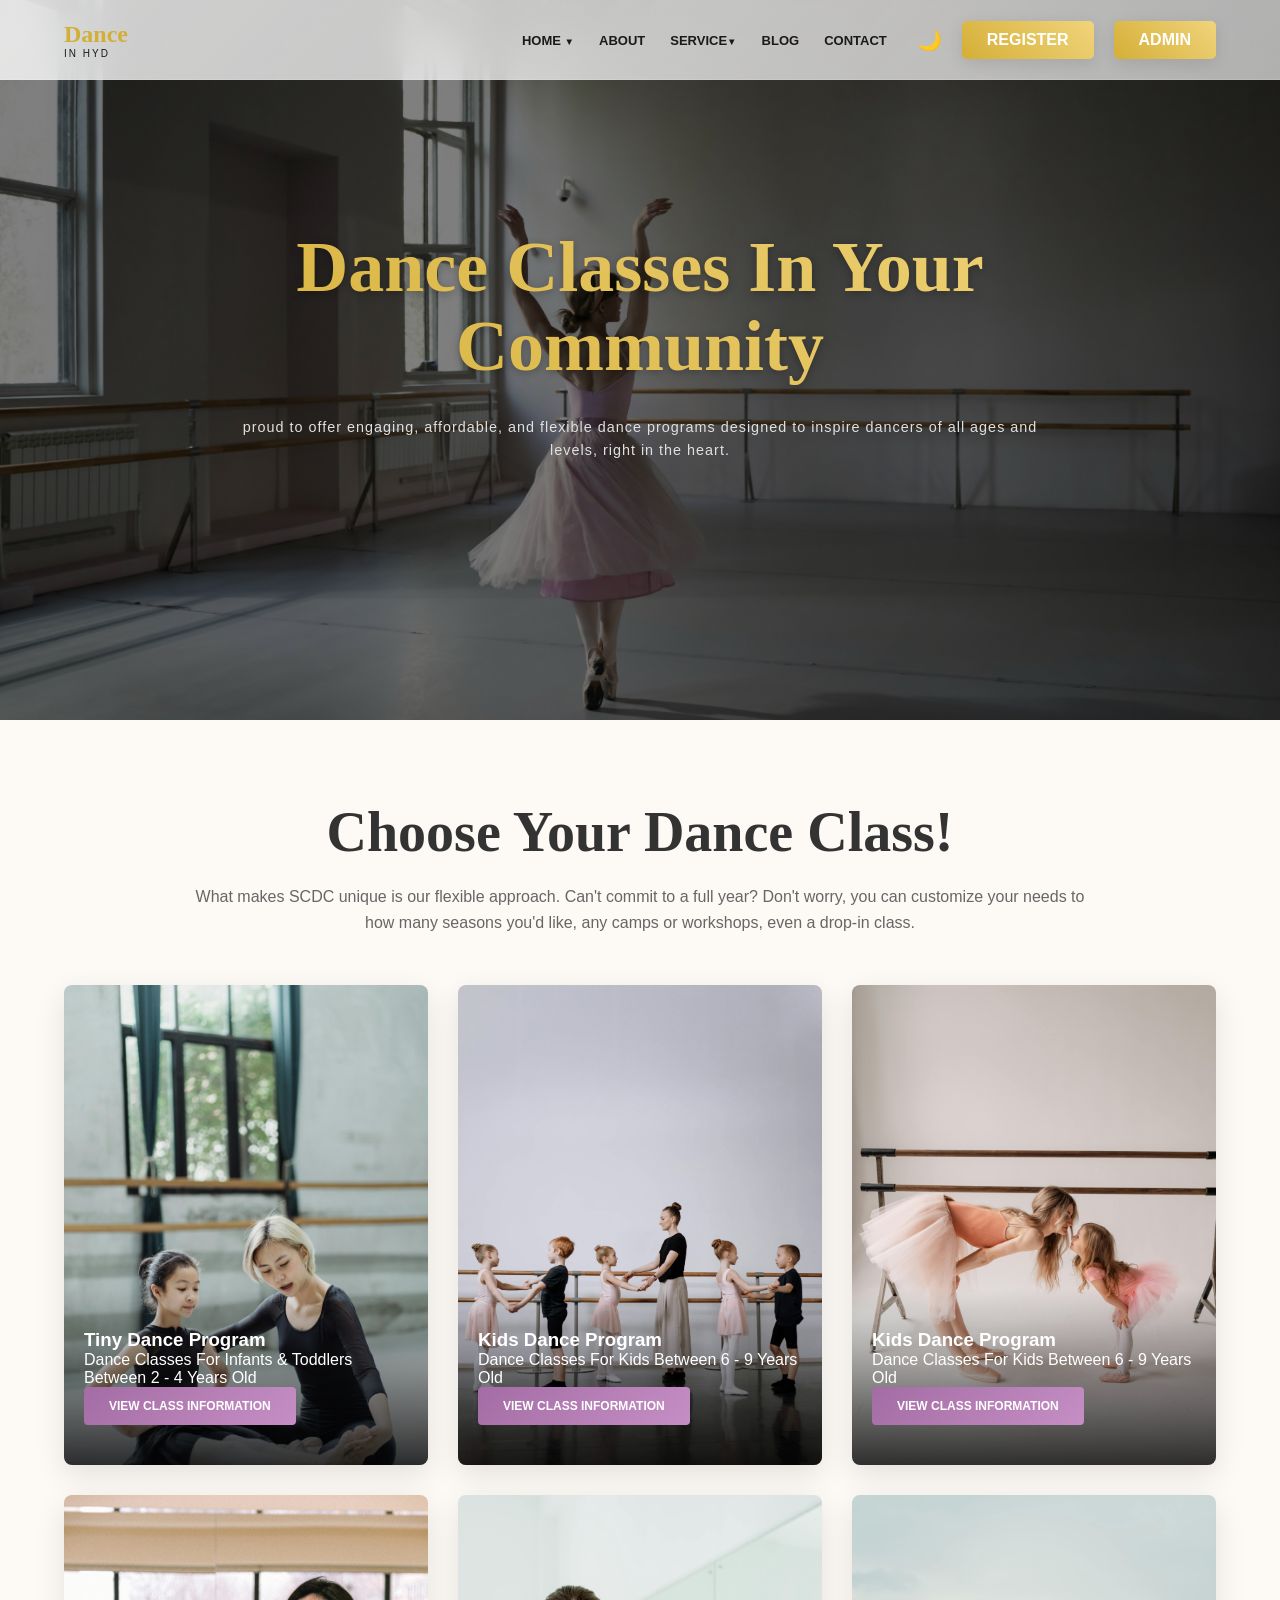
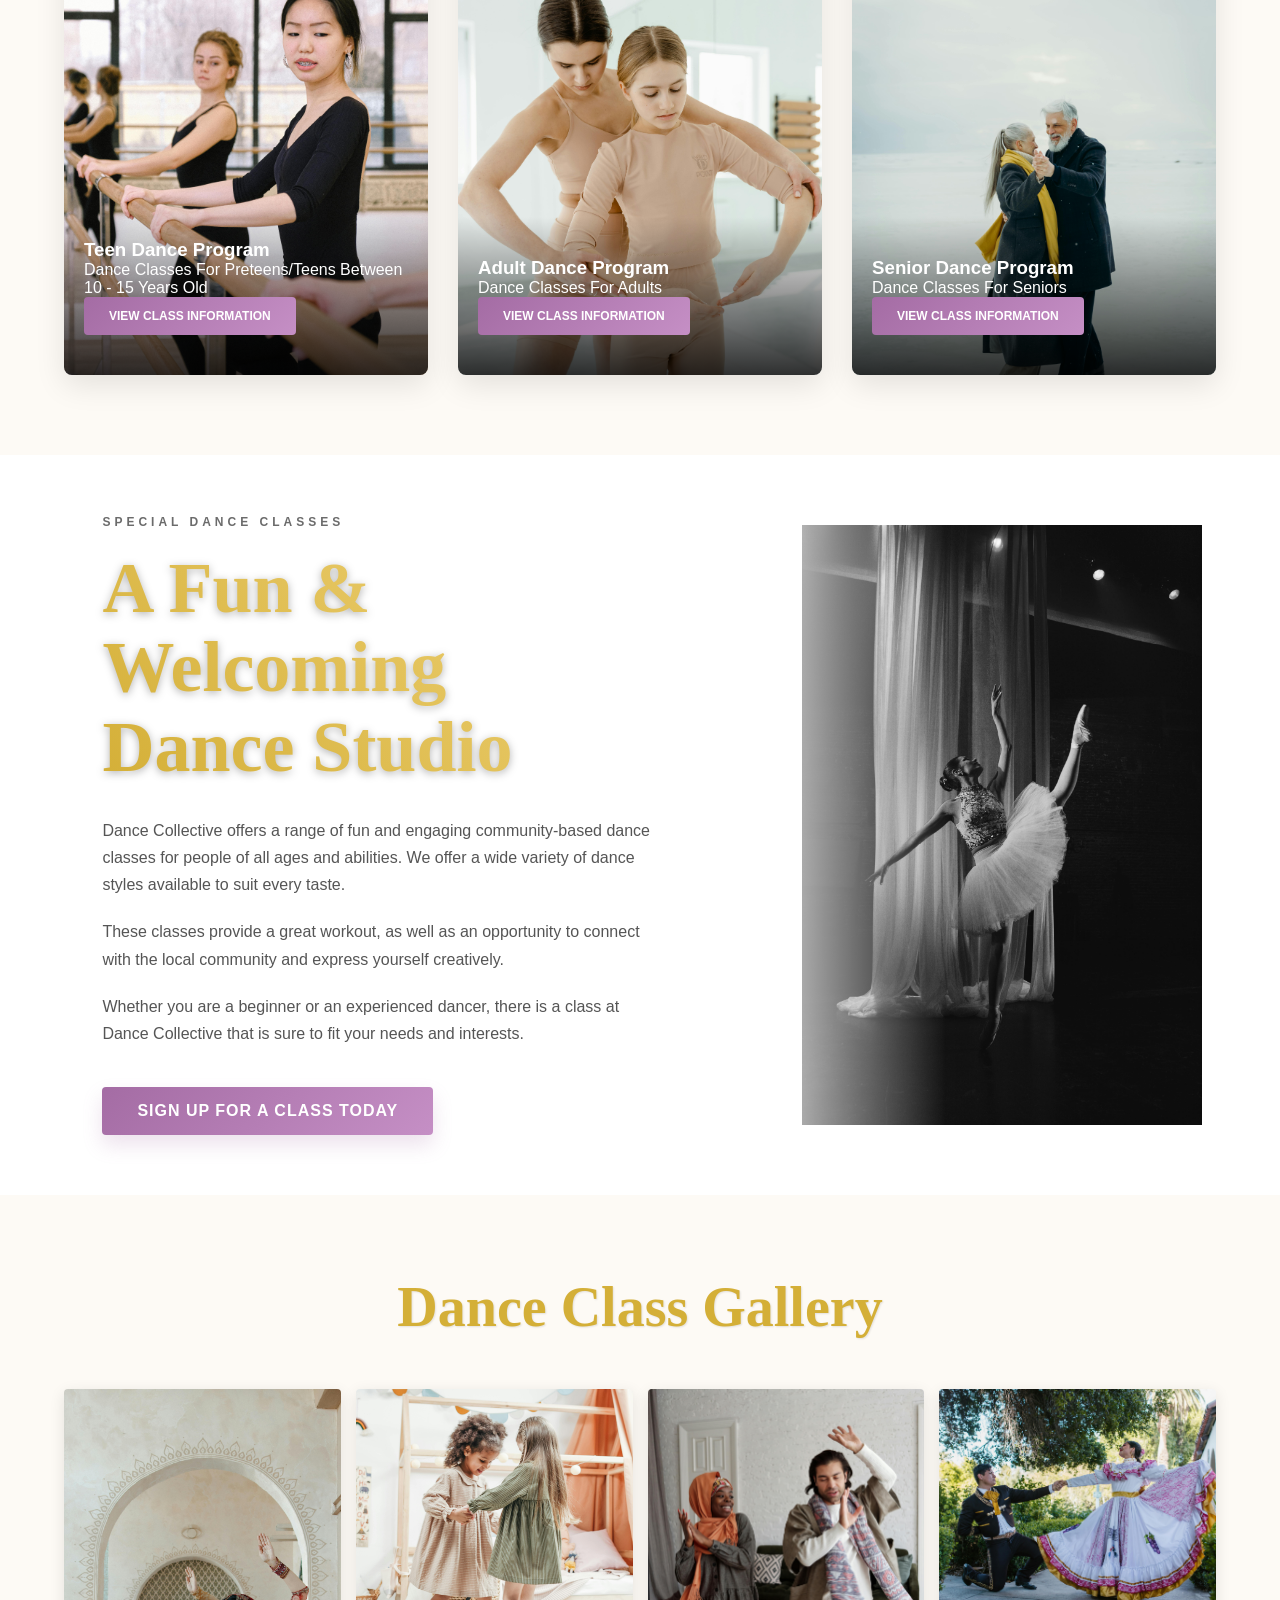
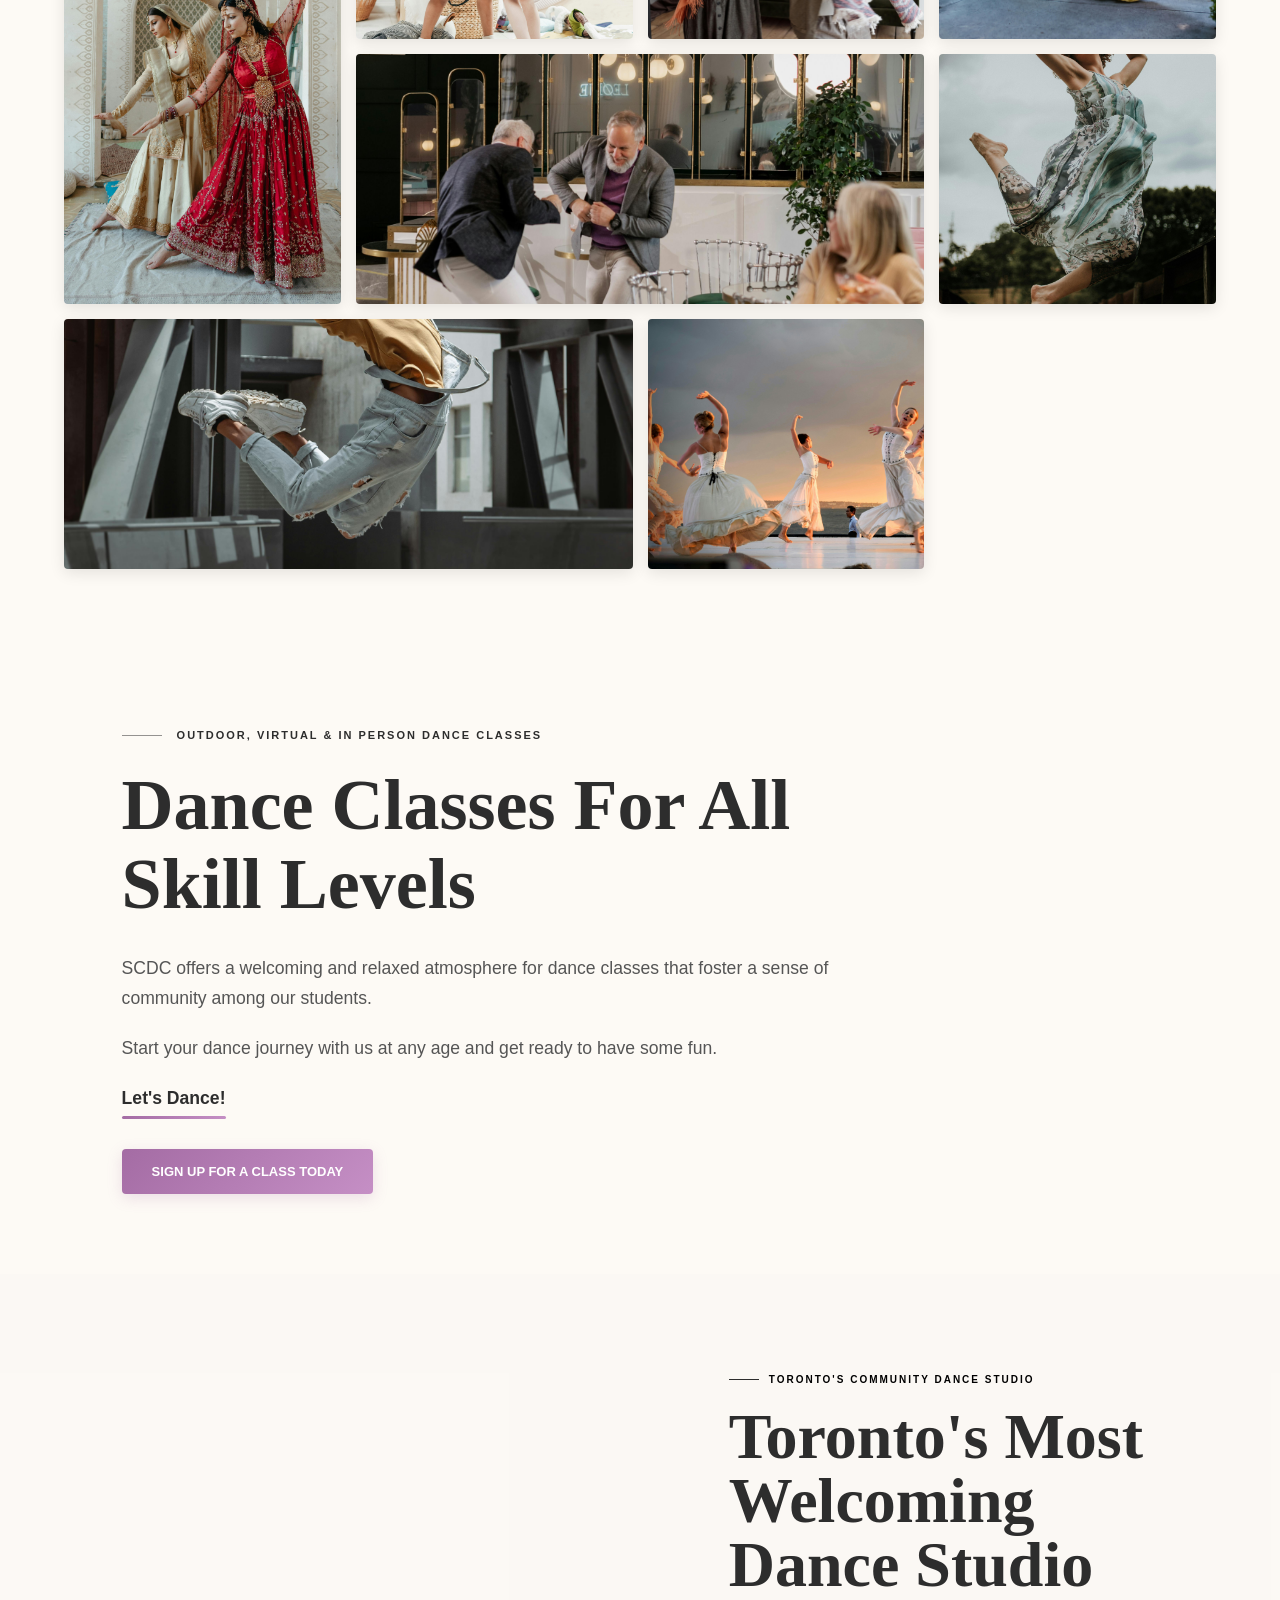
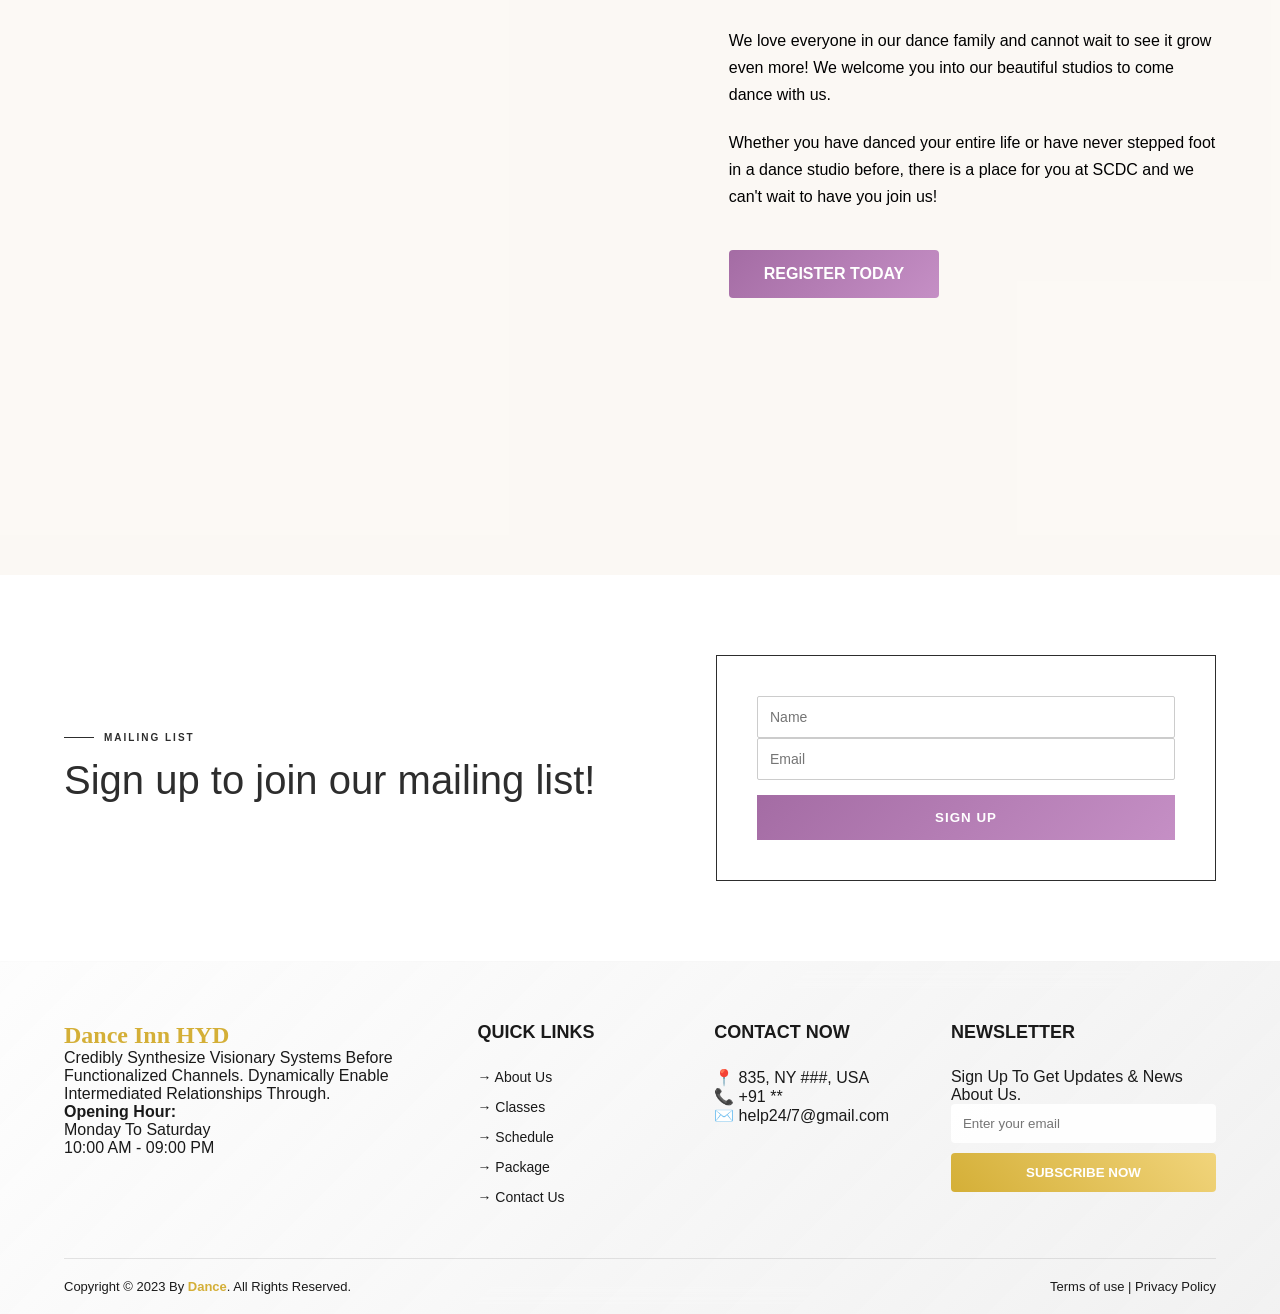
<file: index.html>
<!DOCTYPE html>
<html lang="en">
<head>
    <meta charset="UTF-8">
    <meta name="viewport" content="width=device-width, initial-scale=1.0">
    <title>Dance - Glassmorphism Header</title>
    <link rel="stylesheet" href="index.css">
</head>
<body>
    <nav class="navbar sticky">
        <div class="logo">
            <span class="logo-main">Dance</span>
            <span class="logo-sub">IN HYD</span>
        </div>

        <div class="menu-toggle" id="mobile-menu">
            <span></span><span></span><span></span>
        </div>

        <div class="nav-container">
            <ul class="nav-links">
                <li class="dropdown">
                <a href="index.html" class="drop-btn">HOME <span class="arrow">▼</span></a>
                <ul class="dropdown-content">
                    <li><a href="home1.html">HOME 1</a></li>
                </ul>
            
                </li>
                <li><a href="about.html">ABOUT </a></li>
                
                 
                <li class="dropdown">
                <a href="services.html" class="drop-btn">SERVICE<span class="arrow">▼</span></a>
                <ul class="dropdown-content">
                    <li><a href="servicedetail.html">SERVICE DETAILS</a></li>
                    

                </ul>
            </li>
                <li><a href="blog.html">BLOG</a></li>
                <li><a href="contact.html">CONTACT</a></li>
            </ul>

            <div class="nav-actions">
                <button id="theme-toggle" aria-label="Toggle Theme">
                    <span class="mode-icon">🌙</span>
                </button>
                <a href="register.html" class="register-btn">REGISTER</a>
                <a href="dashboard.html" class="register-btn">ADMIN</a>
            </div>
        </div>
    </nav>

  <section class="hero-section">
    <div class="hero-overlay"></div>
    <div class="hero-content">
        <h1 class="hero-title">Dance Classes In Your Community</h1>
        <p class="hero-subtitle">
            Proud to offer engaging, affordable, and flexible dance programs designed to 
            inspire dancers of all ages and levels, right in the heart.
        </p>
       
</section>


<!-- Custom Floating Cursor -->
<div id="custom-cursor" class="custom-cursor">
    <span>VIEW</span>
</div>

<section class="class-selection">
    <div class="section-header">
        <h2 class="script-title">Choose Your Dance Class!</h2>
        <p class="section-desc">What makes SCDC unique is our flexible approach. Can't commit to a full year? Don't worry, you can customize your needs to how many seasons you'd like, any camps or workshops, even a drop-in class.</p>
    </div>

    <div class="class-grid">
        <!-- Card 1 -->
        <article class="class-card">
            <div class="card-img-box">
                <img src="image1.jpg.jpg" alt="Tiny Dance">
            </div>
            <div class="card-overlay">
                <h3>Tiny Dance Program</h3>
                <p>Dance Classes For Infants & Toddlers Between 2 - 4 Years Old</p>
                <a href="#" class="btn-purple">VIEW CLASS INFORMATION</a>
            </div>
        </article>

         <!-- Card 2 -->
        <article class="class-card">
            <div class="card-img-box">
                <img src="image2.jpg" alt="Kids Dance">
            </div>
            <div class="card-overlay">
                <h3>Kids Dance Program</h3>
                <p>Dance Classes For Kids Between 6 - 9 Years Old</p>
                <a href="#" class="btn-purple">VIEW CLASS INFORMATION</a>
            </div>
        </article>

        <!-- Card 3 -->
        <article class="class-card">
            <div class="card-img-box">
                <img src="image3.jpg.jpg" alt="Kids Dance">
            </div>
            <div class="card-overlay">
                <h3>Kids Dance Program</h3>
                <p>Dance Classes For Kids Between 6 - 9 Years Old</p>
                <a href="#" class="btn-purple">VIEW CLASS INFORMATION</a>
            </div>
        </article>
          <!-- Card 4 -->
        <article class="class-card">
            <div class="card-img-box">
                <img src="image4.jpg.jpg" alt="Kids Dance">
            </div>
            <div class="card-overlay">
                <h3>Teen Dance Program</h3>
                <p>Dance Classes For Preteens/Teens Between 10 - 15 Years Old</p>
                <a href="#" class="btn-purple">VIEW CLASS INFORMATION</a>
            </div>
        </article>
          <!-- Card 5 -->
        <article class="class-card">
            <div class="card-img-box">
                <img src="image5.jpg.jpg" alt="Kids Dance">
            </div>
            <div class="card-overlay">
                <h3>Adult Dance Program</h3>
                <p>Dance Classes For Adults</p>
                <a href="#" class="btn-purple">VIEW CLASS INFORMATION</a>
            </div>
        </article>
          <!-- Card 6 -->
        <article class="class-card">
            <div class="card-img-box">
                <img src="image6.jpg.jpg" alt="Kids Dance">
            </div>
            <div class="card-overlay">
                <h3>Senior Dance Program</h3>
                <p>Dance Classes For Seniors</p>
                <a href="#" class="btn-purple">VIEW CLASS INFORMATION</a>
            </div>
        </article>
    </div>
</section>


<section class="hero-studio">
    <div class="hero-container">
        <!-- Content Side -->
        <div class="hero-text-box">
            <p class="hero-top-label">SPECIAL DANCE CLASSES</p>
            <h1 class="hero-title">A Fun & Welcoming <br><span>Dance Studio</span></h1>
            
            <div class="hero-description">
                <p>Dance Collective offers a range of fun and engaging community-based dance classes for people of all ages and abilities. We offer a wide variety of dance styles available to suit every taste.</p>
                <p>These classes provide a great workout, as well as an opportunity to connect with the local community and express yourself creatively.</p>
                <p>Whether you are a beginner or an experienced dancer, there is a class at Dance Collective that is sure to fit your needs and interests.</p>
            </div>

            <a href="#" class="btn-hero-sign-up">SIGN UP FOR A CLASS TODAY</a>
        </div>

        <!-- Image Side (Soft Fade) -->
        <div class="hero-image-box">
            <img src="headerimage1.jpg.jpg" alt="Young Ballerina">
        </div>
    </div>
</section>


<section class="dance-gallery">
    <div class="gallery-header">
        <h2 class="gallery-title">Dance Class Gallery</h2>
    </div>

    <div class="gallery-grid">
        <!-- Item 1: Tall (Indian Dance) -->
        <div class="gallery-item tall">
            <img src="img1.jpg.jpg" alt="Indian Dance">
        </div>
        
        <!-- Item 2: Kids -->
        <div class="gallery-item">
            <img src="img2.jpg.jpg" alt="Kids Dancing">
        </div>

        <!-- Item 3: Jumping Dancer -->
        <div class="gallery-item">
            <img src="img3.jpg.jpg" alt="Contemporary Dance">
        </div>
         
        <!-- Item 4: Kids -->
        <div class="gallery-item">
            <img src="img4.jpg.jpg" alt="Kids Dancing">
        </div>
         
       

        <!-- Item 5: Cultural Couple -->
        <div class="gallery-item wide">
            <img src="img5.jpg.jpg" alt="Cultural Dance">
        </div>
         <!-- Item 6: Kids -->
        <div class="gallery-item">
            <img src="img6.jpg.jpg" alt="Kids Dancing">
        </div>

        <!-- Item 7: Ballet Group -->
        <div class="gallery-item wide">
            <img src="img9.jpg.jpg" alt="Ballet Dance">
        </div>

       

        <!-- Item 8: Social Scene -->
        <div class="gallery-item">
            <img src="img8.jpg.jpg" alt="Social Dance">
        </div>
    </div>
   
</section>

<section class="skill-levels-intro">
    <div class="intro-container">
        <!-- Top Label with Horizontal Line -->
        <div class="top-label">
            <span class="line"></span>
            <p>OUTDOOR, VIRTUAL & IN PERSON DANCE CLASSES</p>
        </div>

        <h1 class="script-heading">Dance Classes For All Skill Levels</h1>
        
        <div class="intro-body">
            <p>SCDC offers a welcoming and relaxed atmosphere for dance classes that foster a sense of community among our students.</p>
            <p>Start your dance journey with us at any age and get ready to have some fun.</p>
           
            <p class="cta-text animate-underline">Let's Dance!</p>

        </div>

        <a href="#" class="btn-sign-up">SIGN UP FOR A CLASS TODAY</a>
    </div>
</section>

<section class="feature-layout">
    <div class="feature-container">
        
        <!-- Left Column: White Info Cards -->
        <div class="info-grid">
            <div class="info-card">
                <h3>A Class For Everyone!</h3>
                <p>SCDC offers dance programs for all ages and levels with flexible options including trial classes and drop-ins. Join us to learn, move, and have fun — there's a class for everyone!</p>
            </div>
            
            <div class="info-card accent-card">
                <h3>Local Focused Community Dance</h3>
                <p>Our studio's main focus is on fun, flexible and affordable community dancing! What better way to bring the St. Clair West community together then by dancing together? We welcome everyone into our space to try a dance class and love the new and familiar faces we see each week!</p>
            </div>

            <div class="info-card">
                <h3>Award Winning Dance Instructors</h3>
                <p>SCDC has a team of 7 incredible instructors all with different skills and qualifications! Our team is very dedicated to providing safe and fun classes for everyone where each student can feel comfortable and confident expressing themselves. Our staff love what they do and it shows!</p>
            </div>

            <div class="info-card gradient-card">
                <h3>Sign Up For A Class Today!</h3>
                <p>There are so many different classes to choose from and we are confident that you will be able to find one you love. Sign-up for a full session, a class pack or a drop-in class to see what style of dance ignites your passion!</p>
            </div>
        </div>

        <!-- Right Side: Hero Text Block -->
        <div class="feature-hero">
            <div class="label-wrapper">
                <span class="small-line"></span>
                <p>TORONTO'S COMMUNITY DANCE STUDIO</p>
            </div>
            <h1 class="script-title-large">Toronto's Most Welcoming <br>Dance Studio</h1>
            <p class="hero-body">We love everyone in our dance family and cannot wait to see it grow even more! We welcome you into our beautiful studios to come dance with us.</p>
            <p class="hero-body">Whether you have danced your entire life or have never stepped foot in a dance studio before, there is a place for you at SCDC and we can't wait to have you join us!</p>
            <a href="#" class="btn-register">REGISTER TODAY</a>
        </div>
        
    </div>
</section>
<section class="mailing-list">
    <div class="mailing-container">
        <!-- Left Side: Text -->
        <div class="mailing-content">
            <div class="label-box">
                <span class="small-line"></span>
                <p>MAILING LIST</p>
            </div>
            <h2>Sign up to join our mailing list!</h2>
        </div>

        <!-- Right Side: Form Box -->
        <div class="mailing-form-wrapper">
            <form id="signup-form" class="signup-box">
                <div class="input-group">
                    <input type="text" id="name" placeholder="Name" required>
                    <input type="email" id="email" placeholder="Email" required>
                </div>
                <button type="submit" class="btn-signup">SIGN UP</button>
            </form>
        </div>
    </div>
</section>







































    <footer class="main-footer">
    <div class="footer-container">
        <!-- Brand Section -->
        <div class="footer-column brand-col">
            <div class="logo">
                <span class="logo-main">Dance Inn HYD</span>
            </div>
            <p class="description">Credibly Synthesize Visionary Systems Before Functionalized Channels. Dynamically Enable Intermediated Relationships Through.</p>
            <div class="opening-hours">
                <div>
                    <strong>Opening Hour:</strong>
                    <p>Monday To Saturday<br>10:00 AM - 09:00 PM</p>
                </div>
               
            </div>
        </div>

        <!-- Quick Links -->
        <div class="footer-column">
            <h3>QUICK LINKS</h3>
            <ul class="footer-links">
                <li><a href="#">→ About Us</a></li>
                <li><a href="#">→ Classes</a></li>
                <li><a href="#">→ Schedule</a></li>
                <li><a href="#">→ Package</a></li>
                <li><a href="#">→ Contact Us</a></li>
            </ul>
        </div>

        <!-- Contact Info -->
        <div class="footer-column">
            <h3>CONTACT NOW</h3>
            <div class="contact-info">
                <p>📍 835, NY ###, USA</p>
                <p>📞 +91 **</p>
                <p>✉️ help24/7@gmail.com</p>
            </div>
        </div>

        <!-- Newsletter -->
        <div class="footer-column">
            <h3>NEWSLETTER</h3>
            <p>Sign Up To Get Updates & News About Us.</p>
            <form class="newsletter-form">
                <input type="email" placeholder="Enter your email">
                <button type="submit" class="btn-gradient">SUBSCRIBE NOW</button>
            </form>
        </div>
    </div>

    <!-- Bottom Bar -->
    <div class="footer-bottom">
        <p>Copyright © 2023 By <span class="accent">Dance</span>. All Rights Reserved.</p>
        <div  class="bottom-links">
           <a>Terms of use |</a>
            <a >Privacy Policy</a>
        </div>
    </div>
</footer>

    <script src="script.js"></script>
</body>
</html>
</file>
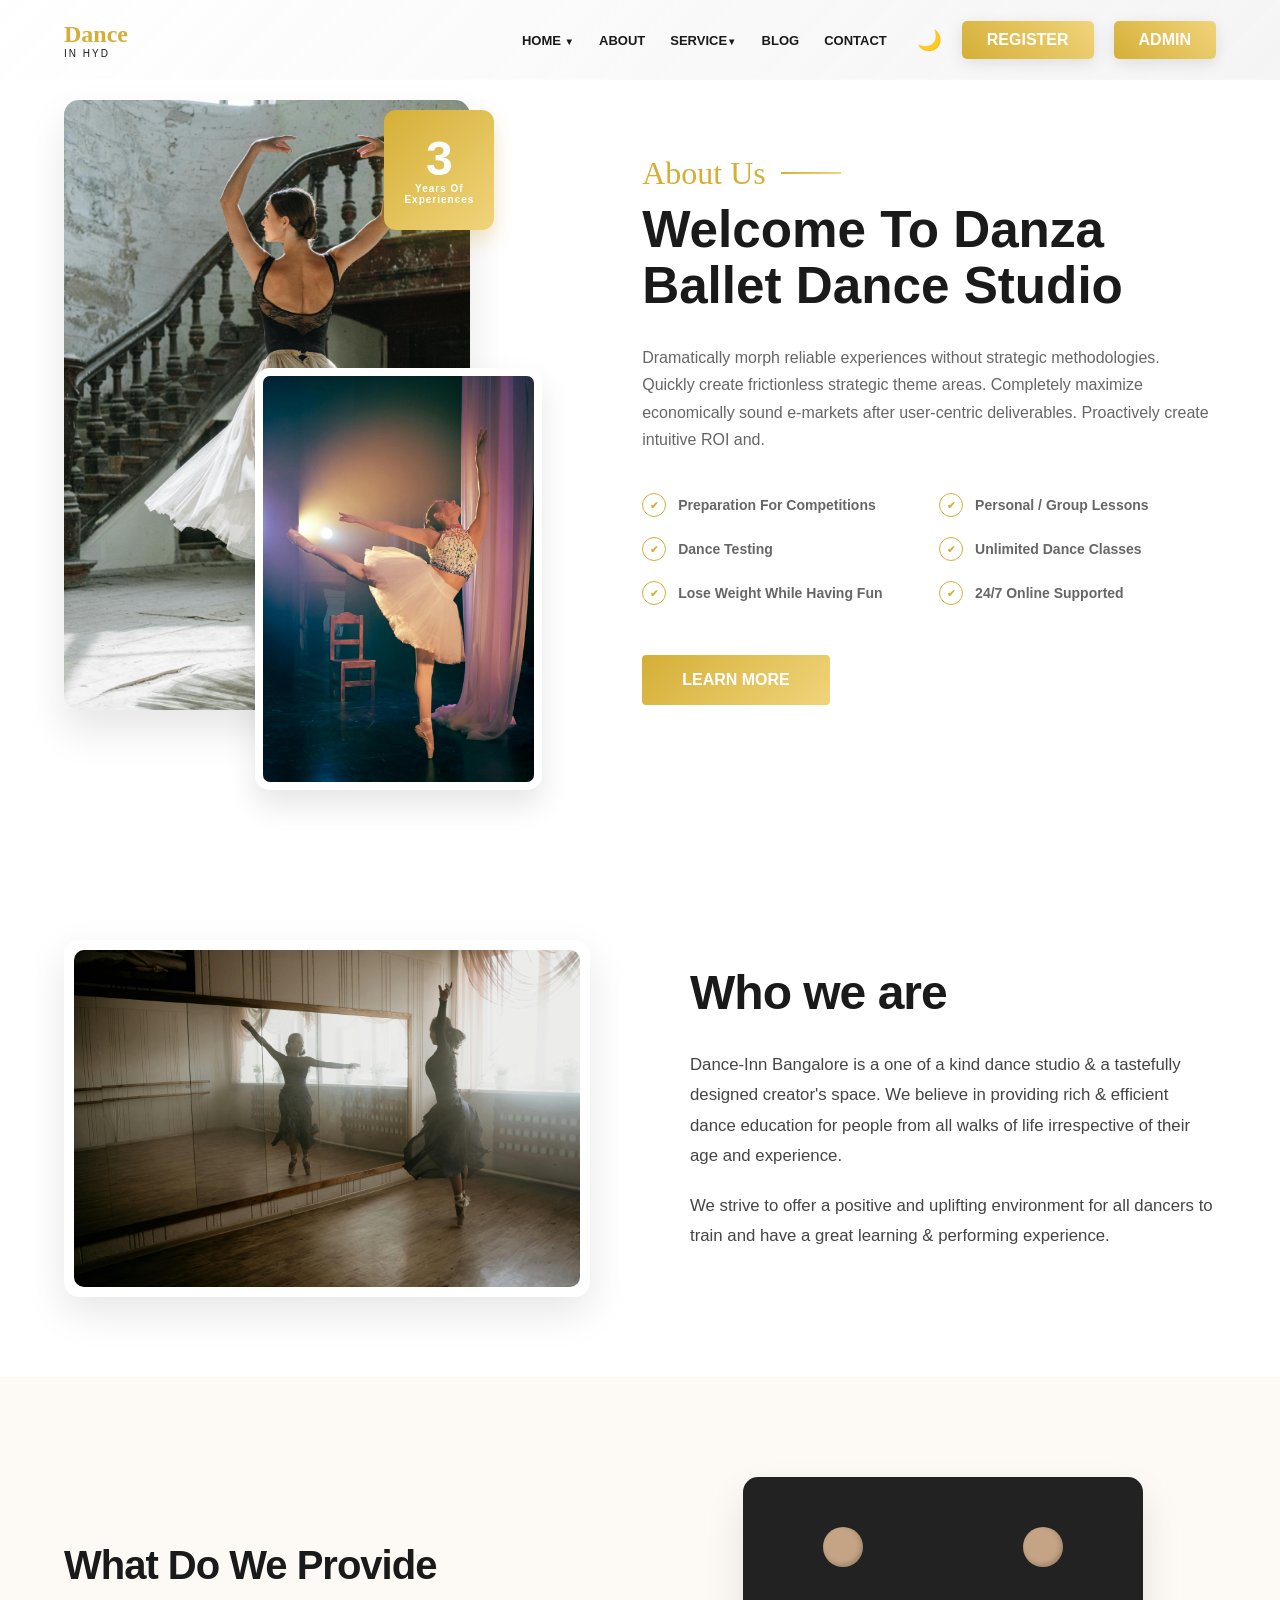
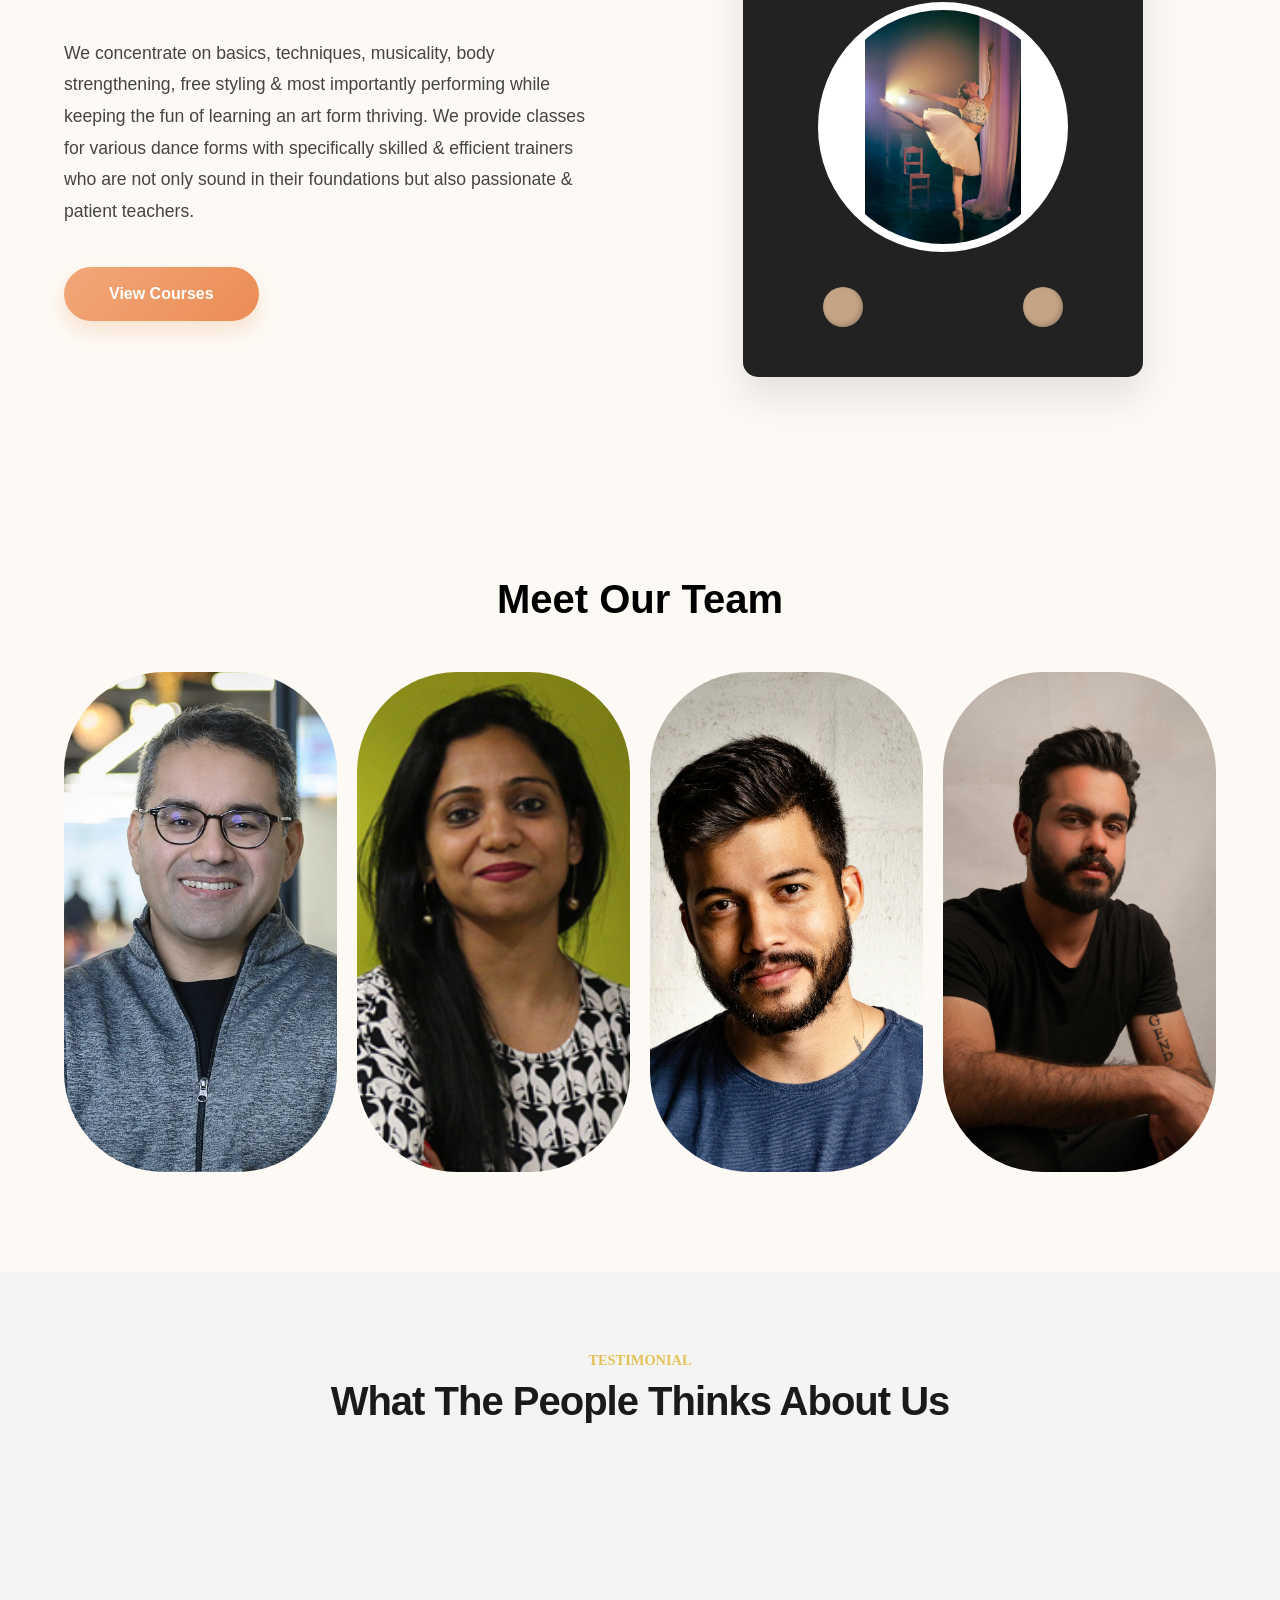
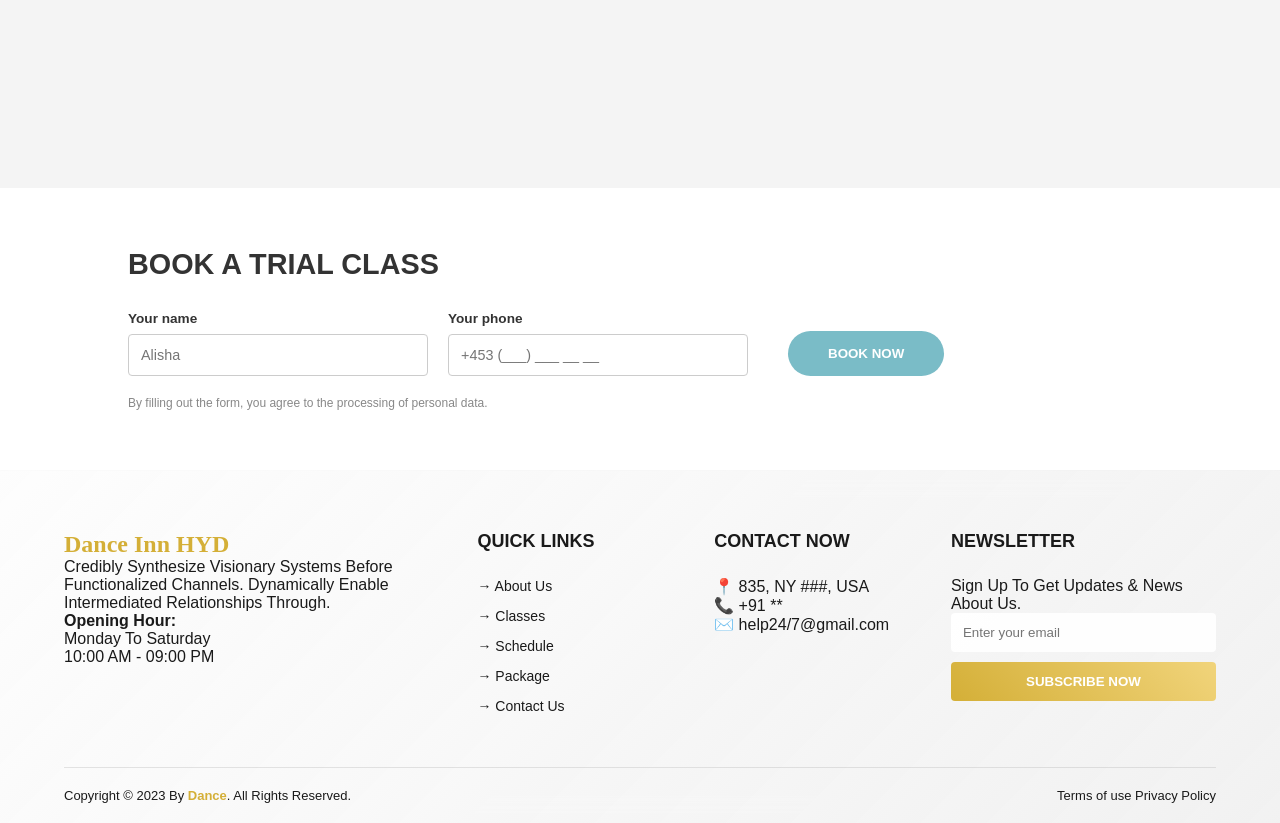
<file: about.html>
<!DOCTYPE html>
<html lang="en">
<head>
    <meta charset="UTF-8">
    <meta name="viewport" content="width=device-width, initial-scale=1.0">
    <title>Dance - Glassmorphism Header</title>
   
    <link rel="stylesheet" href="about.css">
</head>
<body>
    <nav class="navbar sticky">
        <div class="logo">
            <span class="logo-main">Dance</span>
            <span class="logo-sub">IN HYD</span>
        </div>

        <div class="menu-toggle" id="mobile-menu">
            <span></span><span></span><span></span>
        </div>

        <div class="nav-container">
            <ul class="nav-links">
                <li class="dropdown">
                <a href="index.html" class="drop-btn">HOME <span class="arrow">▼</span></a>
                <ul class="dropdown-content">
                    <li><a href="home1.html">HOME 1</a></li>
                </ul>
            </li>
                <li><a href="about.html">ABOUT </a></li>
                <li class="dropdown">
                <a href="services.html" class="drop-btn">SERVICE<span class="arrow">▼</span></a>
                <ul class="dropdown-content">
                    <li><a href="servicedetail.html">SERVICE DETAILS</a></li>
                    
                </ul>
            </li>
                <li><a href="blog.html">BLOG</a></li>
                <li><a href="contact.html">CONTACT</a></li>
            </ul>

            <div class="nav-actions">
                <button id="theme-toggle" aria-label="Toggle Theme">
                    <span class="mode-icon">🌙</span>
                </button>
                <a href="register.html" class="register-btn">REGISTER</a>
                <a href="dashboard.html" class="register-btn">ADMIN</a>
            </div>
        </div>
    </nav>



<!-- Main Content Container -->
<main class="site-wrapper">
    <section class="about-studio">
        <div class="about-container">
            
            <!-- Left Side: Layered Image Stack -->
            <div class="about-visuals">
                <div class="main-img-wrapper">
                    <img src="aboutus1.jpg" alt="Lead Ballerina" class="img-large">
                </div>
                
                <div class="overlay-img-wrapper">
                    <img src="aboutus2.jpg" alt="Dance Practice" class="img-small">
                </div>

                <!-- Gold Experience Badge -->
                <div class="experience-badge">
                    <span class="exp-number">3</span>
                    <p>Years Of<br>Experiences</p>
                </div>
            </div>

            <!-- Right Side: Content Box -->
            <div class="about-text-content">
                <header class="content-header">
                    <div class="label-row">
                        <span class="script-label">About Us</span>
                        <span class="gold-line"></span>
                    </div>
                    <h1 class="about-title">Welcome To Danza Ballet Dance Studio</h1>
                </header>

                <p class="about-description">
                    Dramatically morph reliable experiences without strategic methodologies. Quickly create frictionless strategic theme areas. Completely maximize economically sound e-markets after user-centric deliverables. Proactively create intuitive ROI and.
                </p>

                <!-- Feature Checklist -->
                <ul class="about-features">
                    <li><span class="check">✔</span> Preparation For Competitions</li>
                    <li><span class="check">✔</span> Personal / Group Lessons</li>
                    <li><span class="check">✔</span> Dance Testing</li>
                    <li><span class="check">✔</span> Unlimited Dance Classes</li>
                    <li><span class="check">✔</span> Lose Weight While Having Fun</li>
                    <li><span class="check">✔</span> 24/7 Online Supported</li>
                </ul>

                <a href="#" class="btn-learn-more">LEARN MORE</a>
            </div>
        </div>
    </section>
</main>


<section class="who-we-are">
    <div class="who-container">
        
        <!-- Left Side: Studio Image with Card Effect -->
        <div class="who-visual">
            <div class="image-card">
                <img src="about1.jpg" alt="Dance-Inn Bangalore Studio">
            </div>
        </div>

        <!-- Right Side: Content -->
        <div class="who-text-content">
            <h2 class="who-title">Who we are</h2>
            <div class="who-description">
                <p>Dance-Inn Bangalore is a one of a kind dance studio & a tastefully designed creator's space. We believe in providing rich & efficient dance education for people from all walks of life irrespective of their age and experience.</p>
                <p>We strive to offer a positive and uplifting environment for all dancers to train and have a great learning & performing experience.</p>
            </div>
        </div>

    </div>
</section>


<section class="provide-section">
    <div class="provide-container">
        
        <!-- Left Side: Text Content -->
        <div class="provide-text">
            <h2 class="section-title">What Do We Provide</h2>
            <div class="section-description">
                <p>We concentrate on basics, techniques, musicality, body strengthening, free styling & most importantly performing while keeping the fun of learning an art form thriving. We provide classes for various dance forms with specifically skilled & efficient trainers who are not only sound in their foundations but also passionate & patient teachers.</p>
            </div>
            
            <a href="#" class="btn-courses">View Courses</a>
        </div>

        <!-- Right Side: Circular Visual Feature -->
        <div class="provide-visual">
            <div class="visual-card">
                <div class="circle-feature">
                    <img src="aboutus2.jpg" alt="Traditional Dance Art">
                </div>
                <!-- Decorative wooden pegs as seen in image -->
                <div class="peg p1"></div>
                <div class="peg p2"></div>
                <div class="peg p3"></div>
                <div class="peg p4"></div>
            </div>
        </div>

    </div>
</section>

<section class="team-gallery">
    <h2 class="gallery-title">Meet Our Team</h2>
    
    <div class="team-container">
        <!-- Team Member 1 -->
        <div class="team-card">
            <img src="teamimg1.jpg" alt="Team Member">
            <div class="member-info">
                <h3>Sara Jenkins</h3>
                <p>Lead Dancer</p>
            </div>
        </div>

        <!-- Team Member 2 -->
        <div class="team-card">
            <img src="teamimg3.jpg" alt="Team Member">
            <div class="member-info">
                <h3>Emma Stone</h3>
                <p>Instructor</p>
            </div>
        </div>

        <!-- Team Member 3 -->
        <div class="team-card">
            <img src="testimg.jpg" alt="Team Member">
            <div class="member-info">
                <h3>David Miller</h3>
                <p>Choreographer</p>
            </div>
        </div>

        <!-- Team Member 4 (Expanded by default) -->
        <div class="team-card ">
            <img src="testimg2.jpg" alt="Luke Anthony">
            <div class="member-info">
                <h3>Luke Anthony</h3>
                <p>Founder</p>
            </div>
        </div>
    </div>
</section>

<section class="testimonial-grid-section">
  <div class="container">
    <p class="section-subtitle">Testimonial</p>
    <h2 class="section-title">What The People Thinks About Us</h2>

    <div class="cards-wrapper">
      <!-- Card 1 -->
      <div class="info-card">
        <div class="card-left">
          <h3 class="user-name">Andrew </h3>
          <p class="user-role">Executive</p>
          <div class="stars">★★★★★</div>
        </div>
        <div class="card-center">
          <img src="testimg.jpg" alt="Andrew" class="profile-img">
        </div>
        <div class="card-right">
          <p>We are idea generators, goal seekers, challenge-thirsty professionals, creators of unique internet projects. We deliver unconventional solutions.</p>
        </div>
      </div>

      <!-- Card 2 -->
      <div class="info-card">
        <div class="card-left">
          <h3 class="user-name"> Rathore</h3>
          <p class="user-role">Executive</p>
          <div class="stars">★★★★★</div>
        </div>
        <div class="card-center">
          <img src="testimg2.jpg" alt="Andrew" class="profile-img">
        </div>
        <div class="card-right">
          <p>They have awesome customer service. I wouldn't recommend going to anyone else. All of you guys are awesome. Definitely love the way appscrip works</p>
        </div>
      </div>
    </div>
  </div>
</section>

<section class="booking-section">
  <div class="container">
    <h2 class="form-title">BOOK A TRIAL CLASS</h2>
    
    <form id="trial-form" class="booking-form">
      <div class="input-group">
        <label for="name">Your name</label>
        <input type="text" id="name" placeholder="Alisha" required>
      </div>

      <div class="input-group">
        <label for="phone">Your phone</label>
        <input type="tel" id="phone" placeholder="+453 (___) ___ __ __" required>
      </div>

      <button type="submit" class="btn-book-now">BOOK NOW</button>
    </form>
    
    <p class="form-disclaimer">
      By filling out the form, you agree to the processing of personal data.
    </p>
  </div>
</section>






























    <footer class="main-footer">
    <div class="footer-container">
        <!-- Brand Section -->
        <div class="footer-column brand-col">
            <div class="logo">
                <span class="logo-main">Dance Inn HYD</span>
            </div>
            <p class="description">Credibly Synthesize Visionary Systems Before Functionalized Channels. Dynamically Enable Intermediated Relationships Through.</p>
            <div class="opening-hours">
                <div>
                    <strong>Opening Hour:</strong>
                    <p>Monday To Saturday<br>10:00 AM - 09:00 PM</p>
                </div>
               
            </div>
        </div>

        <!-- Quick Links -->
        <div class="footer-column">
            <h3>QUICK LINKS</h3>
            <ul class="footer-links">
                <li><a href="#">→ About Us</a></li>
                <li><a href="#">→ Classes</a></li>
                <li><a href="#">→ Schedule</a></li>
                <li><a href="#">→ Package</a></li>
                <li><a href="#">→ Contact Us</a></li>
            </ul>
        </div>

        <!-- Contact Info -->
        <div class="footer-column">
            <h3>CONTACT NOW</h3>
            <div class="contact-info">
                <p>📍 835, NY ###, USA</p>
                <p>📞 +91 **</p>
                <p>✉️ help24/7@gmail.com</p>
            </div>
        </div>

        <!-- Newsletter -->
        <div class="footer-column">
            <h3>NEWSLETTER</h3>
            <p>Sign Up To Get Updates & News About Us.</p>
            <form class="newsletter-form">
                <input type="email" placeholder="Enter your email">
                <button type="submit" class="btn-gradient">SUBSCRIBE NOW</button>
            </form>
        </div>
    </div>

    <!-- Bottom Bar -->
    <div class="footer-bottom">
        <p>Copyright © 2023 By <span class="accent">Dance</span>. All Rights Reserved.</p>
        <div class="bottom-links">
            <a >Terms of use</a>
            <a >Privacy Policy</a>
        </div>
    </div>
</footer>

    <script src="script.js"></script>
</body>
</html>
</file>
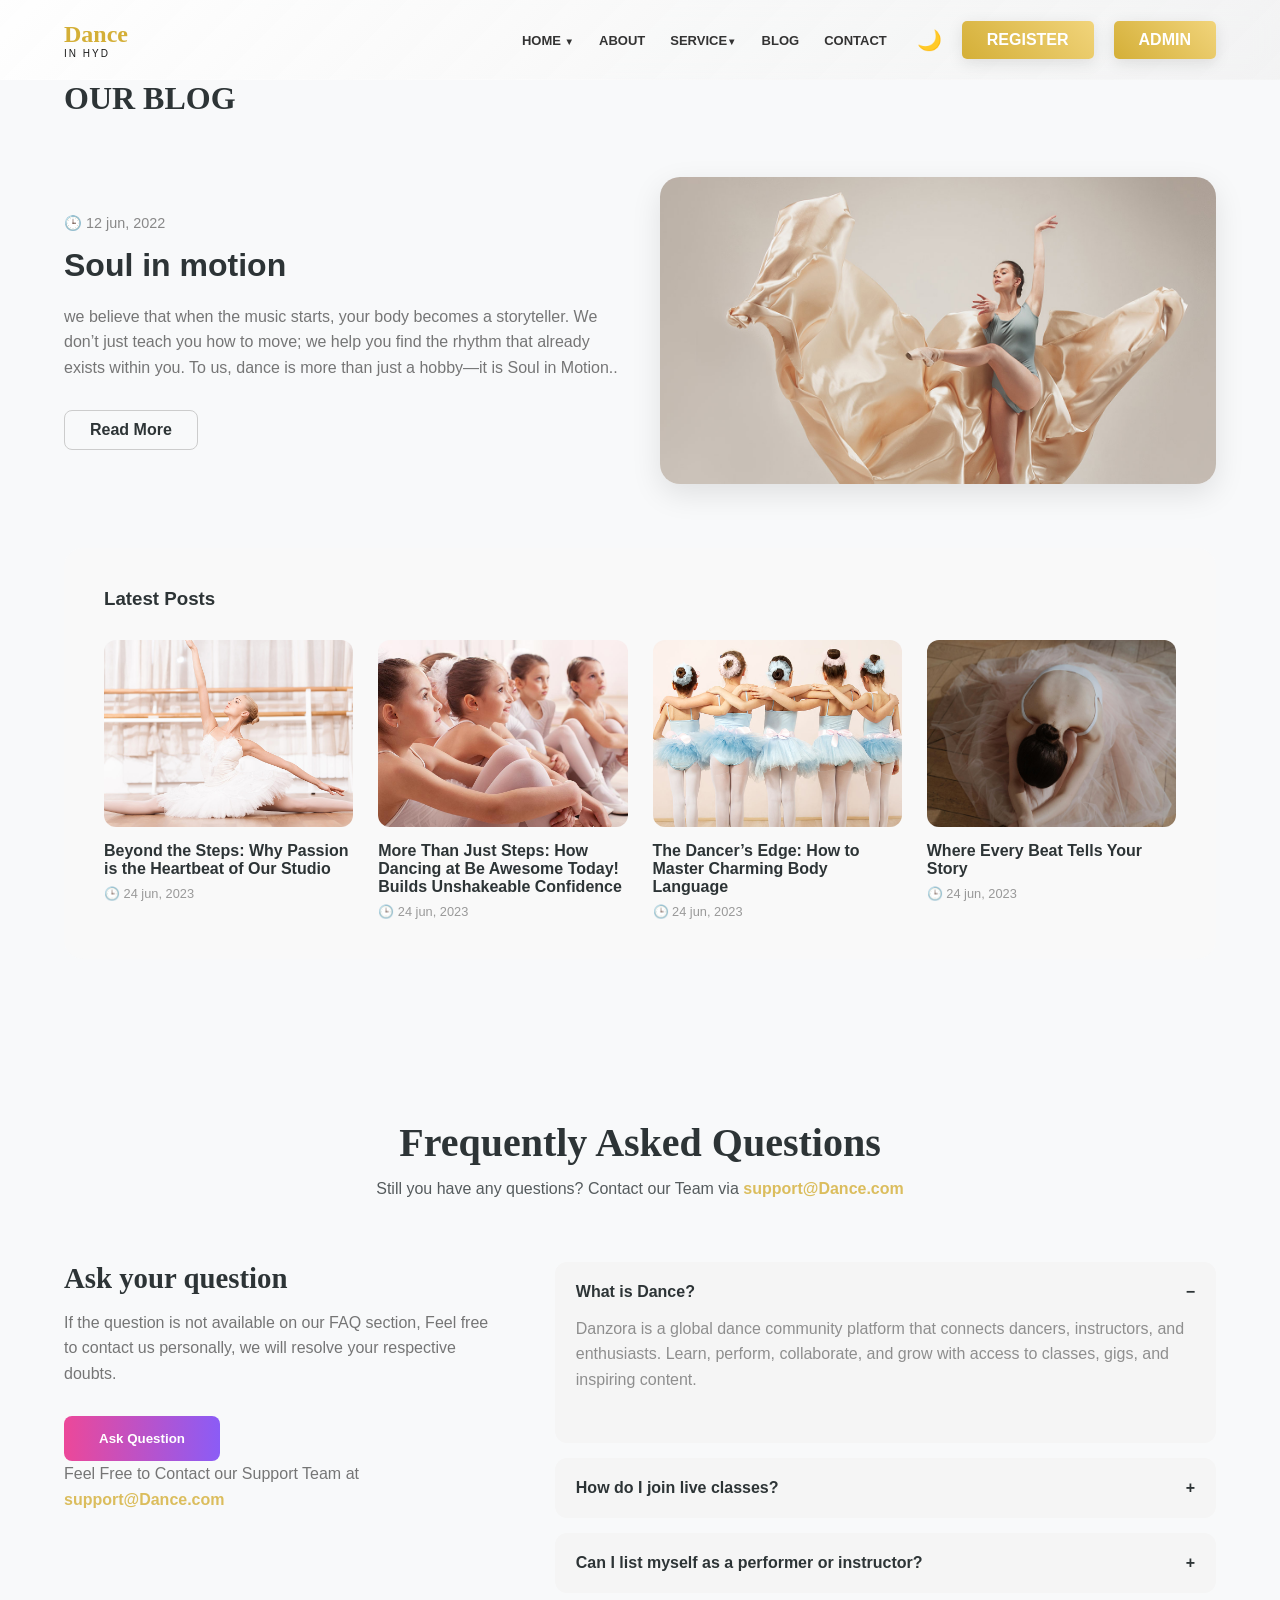
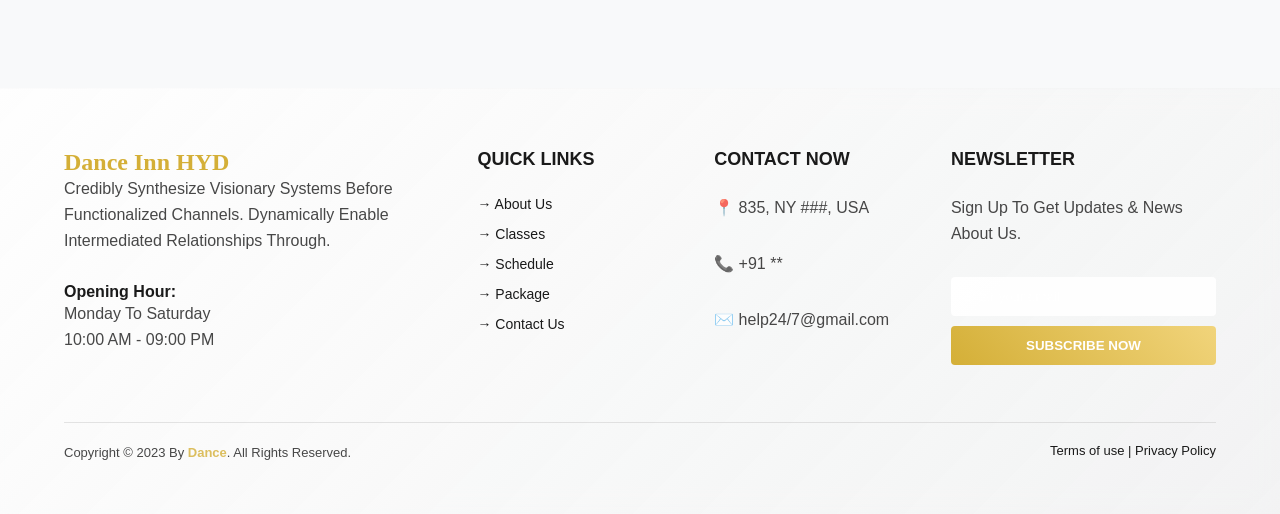
<file: blog.html>
<!DOCTYPE html>
<html lang="en">
<head>
    <meta charset="UTF-8">
    <meta name="viewport" content="width=device-width, initial-scale=1.0">
    <title>Dance - Glassmorphism Header</title>
    <link rel="stylesheet" href="style.css">
</head>
<body>
    <nav class="navbar sticky">
        <div class="logo">
            <span class="logo-main">Dance</span>
            <span class="logo-sub">IN HYD</span>
        </div>

        <div class="menu-toggle" id="mobile-menu">
            <span></span><span></span><span></span>
        </div>

        <div class="nav-container">
            <ul class="nav-links">
                 <li class="dropdown">
                <a href="index.html" class="drop-btn">HOME <span class="arrow">▼</span></a>
                <ul class="dropdown-content">
                    <li><a href="home1.html">HOME 1</a></li>
                </ul>
            </li>
                <li><a href="about.html">ABOUT </a></li>
                
                 
                <li class="dropdown">
                <a href="services.html" class="drop-btn">SERVICE<span class="arrow">▼</span></a>
                <ul class="dropdown-content">
                    <li><a href="servicedetail.html">SERVICE DETAILS</a></li>
                   

                </ul>
            </li>
                <li><a href="blog.html">BLOG</a></li>
                <li><a href="contact.html">CONTACT</a></li>
            </ul>

            <div class="nav-actions">
                <button id="theme-toggle" aria-label="Toggle Theme">
                    <span class="mode-icon">🌙</span>
                </button>
                <a href="register.html" class="register-btn">REGISTER</a>
                <a href="dashboard.html" class="register-btn">ADMIN</a>
            </div>
        </div>
    </nav>

    


<section class="blog-section container">
  <h2 class="section-heading">Our Blog</h2>

  <!-- Featured Post -->
  <div class="featured-post reveal">
    <div class="featured-content">
      <div class="post-date">
        <span class="clock-icon">🕒</span> 12 jun, 2022
      </div>
      <h3 class="featured-title">Soul in motion</h3>
      <p class="featured-desc">
        we believe that when the music starts, your body becomes a storyteller. We don’t just teach you how to move; we help you find the rhythm that already exists within you. To us, dance is more than just a hobby—it is Soul in Motion..
      </p>
      <a href="blogdetail.html" class="btn-read-more">Read More</a>
    </div>
    <div class="featured-image">
      <img src="blog img.jpg" alt="Creative Art">
    </div>
  </div>

  <!-- Latest Posts Section -->
  <div class="latest-posts-container reveal">
    <h3 class="latest-heading">Latest Posts</h3>
    <div class="posts-grid">
      <!-- Blog Card 1 -->
      <div class="post-card">
        <div class="post-img-wrapper">
          <img src="blog-img-2.jpg" alt="Photography">
        </div>
        <h4>Beyond the Steps: Why Passion is the Heartbeat of Our Studio</h4>
        <div class="post-date-sm">🕒 24 jun, 2023</div>
      </div>

      <!-- Blog Card 2 -->
      <div class="post-card">
        <div class="post-img-wrapper">
          <img src="blog-img-3.jpg" alt="Art">
        </div>
        <h4>More Than Just Steps: How Dancing at Be Awesome Today! Builds Unshakeable Confidence</h4>
        <div class="post-date-sm">🕒 24 jun, 2023</div>
      </div>

      <!-- Blog Card 3 -->
      <div class="post-card">
        <div class="post-img-wrapper">
          <img src="blog-img-4.jpg" alt="Trends">
        </div>
        <h4>The Dancer’s Edge: How to Master Charming Body Language</h4>
        <div class="post-date-sm">🕒 24 jun, 2023</div>
      </div>

      <!-- Blog Card 4 -->
      <div class="post-card">
        <div class="post-img-wrapper">
          <img src="blogimg2.jpg" alt="Hidden Gems">
        </div>
        <h4>Where Every Beat Tells Your Story</h4>
        <div class="post-date-sm">🕒 24 jun, 2023</div>
      </div>
    </div>
  </div>
</section>


<section class="faq-section container">
  <div class="faq-header-top">
    <h2>Frequently Asked Questions</h2>
    <p>Still you have any questions? Contact our Team via <a href="mailto:support@Dance.com" class="pink-link">support@Dance.com</a></p>
  </div>

  <div class="faq-layout">
    <!-- Left Column -->
    <div class="faq-cta reveal">
      <h3>Ask your question</h3>
      <p>If the question is not available on our FAQ section, Feel free to contact us personally, we will resolve your respective doubts.</p>
      <button class="btn-ask-gradient">Ask Question</button>
      
      <div class="faq-footer-contact">
        <p>Feel Free to Contact our Support Team at <br> <a href="mailto:support@Dance.com" class="pink-link">support@Dance.com</a></p>
      </div>
    </div>

    <!-- Right Column (Accordion) -->
    <div class="faq-accordion-list">
      <div class="faq-item reveal active">
        <div class="faq-question">
          <span>What is Dance?</span>
          <span class="faq-icon">−</span>
        </div>
        <div class="faq-answer">
          <p>Danzora is a global dance community platform that connects dancers, instructors, and enthusiasts. Learn, perform, collaborate, and grow with access to classes, gigs, and inspiring content.</p>
        </div>
      </div>

      <div class="faq-item reveal">
        <div class="faq-question">
          <span>How do I join live classes?</span>
          <span class="faq-icon">+</span>
        </div>
        <div class="faq-answer">
          <p>You can join live classes by browsing our schedule and clicking the "Join" button on the class page.</p>
        </div>
      </div>

      <div class="faq-item reveal">
        <div class="faq-question">
          <span>Can I list myself as a performer or instructor?</span>
          <span class="faq-icon">+</span>
        </div>
        <div class="faq-answer">
          <p>Yes! Simply go to your profile settings and switch to an "Instructor" account to start listing your services.</p>
        </div>
      </div>
      <!-- Add more items as needed -->
    </div>
  </div>
</section>























































    <footer class="main-footer">
    <div class="footer-container">
        <!-- Brand Section -->
        <div class="footer-column brand-col">
            <div class="logo">
                <span class="logo-main">Dance Inn HYD</span>
            </div>
            <p class="description">Credibly Synthesize Visionary Systems Before Functionalized Channels. Dynamically Enable Intermediated Relationships Through.</p>
            <div class="opening-hours">
                <div>
                    <strong>Opening Hour:</strong>
                    <p>Monday To Saturday<br>10:00 AM - 09:00 PM</p>
                </div>
               
            </div>
        </div>

        <!-- Quick Links -->
        <div class="footer-column">
            <h3>QUICK LINKS</h3>
            <ul class="footer-links">
                <li><a href="#">→ About Us</a></li>
                <li><a href="#">→ Classes</a></li>
                <li><a href="#">→ Schedule</a></li>
                <li><a href="#">→ Package</a></li>
                <li><a href="#">→ Contact Us</a></li>
            </ul>
        </div>

        <!-- Contact Info -->
        <div class="footer-column">
            <h3>CONTACT NOW</h3>
            <div class="contact-info">
                <p>📍 835, NY ###, USA</p>
                <p>📞 +91 **</p>
                <p>✉️ help24/7@gmail.com</p>
            </div>
        </div>

        <!-- Newsletter -->
        <div class="footer-column">
            <h3>NEWSLETTER</h3>
            <p>Sign Up To Get Updates & News About Us.</p>
            <form class="newsletter-form">
                <input type="email" placeholder="Enter your email">
                <button type="submit" class="btn-gradient">SUBSCRIBE NOW</button>
            </form>
        </div>
    </div>

    <!-- Bottom Bar -->
    <div class="footer-bottom">
        <p>Copyright © 2023 By <span class="accent">Dance</span>. All Rights Reserved.</p>
        <div class="bottom-links">
            <a >Terms of use |</a>
            <a >Privacy Policy</a>
        </div>
    </div>
</footer>

    <script src="script.js"></script>
</body>
</html>
</file>
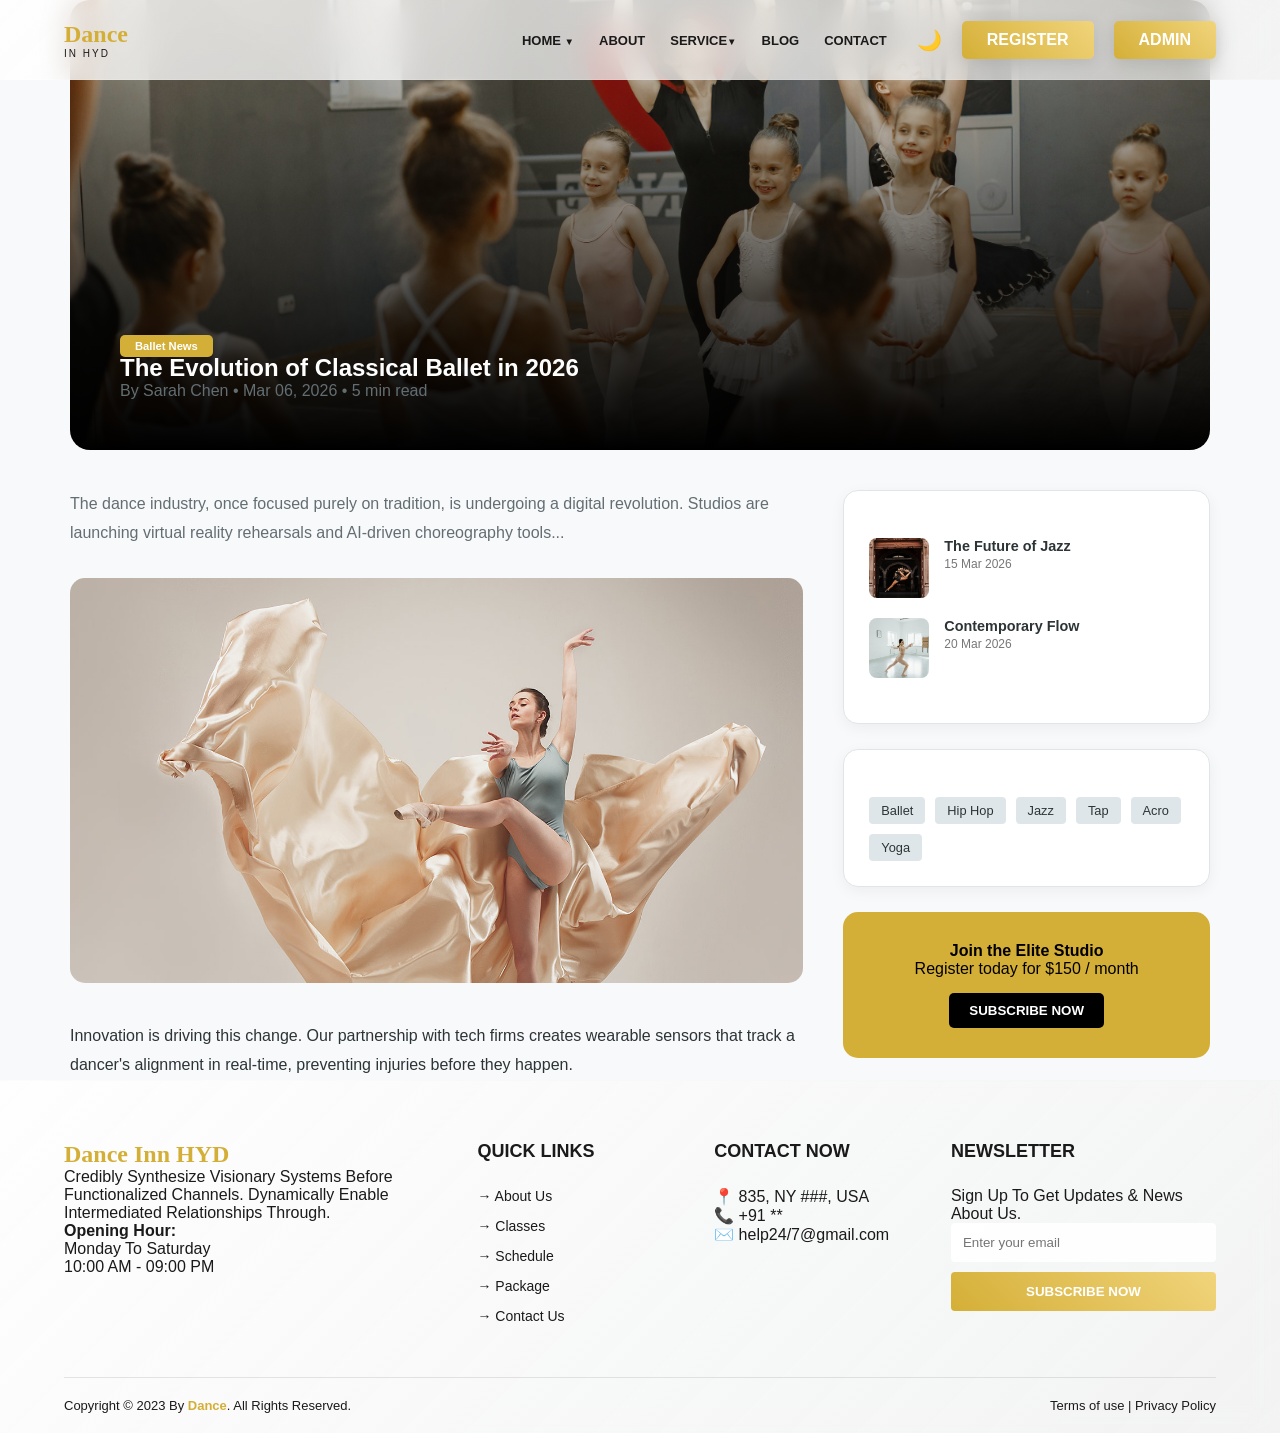
<file: blogdetail.html>
<!DOCTYPE html>
<html lang="en">
<head>
    <meta charset="UTF-8">
    <meta name="viewport" content="width=device-width, initial-scale=1.0">
    <title>Dance - Glassmorphism Header</title>
    <link rel="stylesheet" href="blogdetail.css">
</head>
<body>
    <nav class="navbar sticky">
        <div class="logo">
            <span class="logo-main">Dance</span>
            <span class="logo-sub">IN HYD</span>
        </div>

        <div class="menu-toggle" id="mobile-menu">
            <span></span><span></span><span></span>
        </div>

        <div class="nav-container">
            <ul class="nav-links">
                 <li class="dropdown">
                <a href="index.html" class="drop-btn">HOME <span class="arrow">▼</span></a>
                <ul class="dropdown-content">
                    <li><a href="home1.html">HOME 1</a></li>
                </ul>
            </li>
                <li><a href="about.html">ABOUT </a></li>
                
                 
                <li class="dropdown">
                <a href="services.html" class="drop-btn">SERVICE<span class="arrow">▼</span></a>
                <ul class="dropdown-content">
                    <li><a href="servicedetail.html">SERVICE DETAILS</a></li>
                   </ul>
            </li>
                <li><a href="blog.html">BLOG</a></li>
                <li><a href="contact.html">CONTACT</a></li>
            </ul>

            <div class="nav-actions">
                <button id="theme-toggle" aria-label="Toggle Theme">
                    <span class="mode-icon">🌙</span>
                </button>
                <a href="register.html" class="register-btn">REGISTER</a>
                <a href="dashboard.html" class="register-btn">ADMIN</a>
            </div>
        </div>
    </nav>



<main class="article-container">
    <!-- Hero Header Section -->
    <section class="hero-section">
        <div class="hero-overlay">
            <span class="category-tag">Ballet News</span>
            <h1>The Evolution of Classical Ballet in 2026</h1>
            <p class="meta">By Sarah Chen • Mar 06, 2026 • 5 min read</p>
        </div>
    </section>

    <div class="content-wrapper">
        <!-- Main Article Content -->
        <article class="main-content">
            <p class="intro">The dance industry, once focused purely on tradition, is undergoing a digital revolution. Studios are launching virtual reality rehearsals and AI-driven choreography tools...</p>
            
            <div class="featured-img-container">
                <img src="blog img.jpg" alt="Dancer Profile">
            </div>

            <p>Innovation is driving this change. Our partnership with tech firms creates wearable sensors that track a dancer's alignment in real-time, preventing injuries before they happen.</p>
        </article>

        <!-- Sidebar Section -->
        <aside class="sidebar">
            <div class="widget">
                <h3>Recent Workshops</h3>
                <ul class="recent-list">
                    <li>
                        <img src="blogdetail1.1.jpg" alt="Thumb">
                        <div>
                            <a href="#">The Future of Jazz</a>
                            <span>15 Mar 2026</span>
                        </div>
                    </li>
                    <li>
                        <img src="blogdetail 1.2.jpg" alt="Thumb">
                        <div>
                            <a href="#">Contemporary Flow</a>
                            <span>20 Mar 2026</span>
                        </div>
                    </li>
                </ul>
            </div>

            <div class="widget">
                <h3>Explore Styles</h3>
                <div class="topic-tags">
                    <span>Ballet</span> <span>Hip Hop</span> <span>Jazz</span> 
                    <span>Tap</span> <span>Acro</span> <span>Yoga</span>
                </div>
            </div>

            <!-- Call to Action Card -->
            <div class="cta-card">
                <h4>Join the Elite Studio</h4>
                <p>Register today for $150 / month</p>
                <button class="btn-gold">SUBSCRIBE NOW</button>
            </div>
        </aside>
    </div>
</main>





































    <footer class="main-footer">
    <div class="footer-container">
        <!-- Brand Section -->
        <div class="footer-column brand-col">
            <div class="logo">
                <span class="logo-main">Dance Inn HYD</span>
            </div>
            <p class="description">Credibly Synthesize Visionary Systems Before Functionalized Channels. Dynamically Enable Intermediated Relationships Through.</p>
            <div class="opening-hours">
                <div>
                    <strong>Opening Hour:</strong>
                    <p>Monday To Saturday<br>10:00 AM - 09:00 PM</p>
                </div>
               
            </div>
        </div>

        <!-- Quick Links -->
        <div class="footer-column">
            <h3>QUICK LINKS</h3>
            <ul class="footer-links">
                <li><a href="#">→ About Us</a></li>
                <li><a href="#">→ Classes</a></li>
                <li><a href="#">→ Schedule</a></li>
                <li><a href="#">→ Package</a></li>
                <li><a href="#">→ Contact Us</a></li>
            </ul>
        </div>

        <!-- Contact Info -->
        <div class="footer-column">
            <h3>CONTACT NOW</h3>
            <div class="contact-info">
                <p>📍 835, NY ###, USA</p>
                <p>📞 +91 **</p>
                <p>✉️ help24/7@gmail.com</p>
            </div>
        </div>

        <!-- Newsletter -->
        <div class="footer-column">
            <h3>NEWSLETTER</h3>
            <p>Sign Up To Get Updates & News About Us.</p>
            <form class="newsletter-form">
                <input type="email" placeholder="Enter your email">
                <button type="submit" class="btn-gradient">SUBSCRIBE NOW</button>
            </form>
        </div>
    </div>

    <!-- Bottom Bar -->
    <div class="footer-bottom">
        <p>Copyright © 2023 By <span class="accent">Dance</span>. All Rights Reserved.</p>
        <div class="bottom-links">
            <a >Terms of use |</a>
            <a >Privacy Policy</a>
        </div>
    </div>
</footer>

    <script src="script.js"></script>
</body>
</html>
</file>
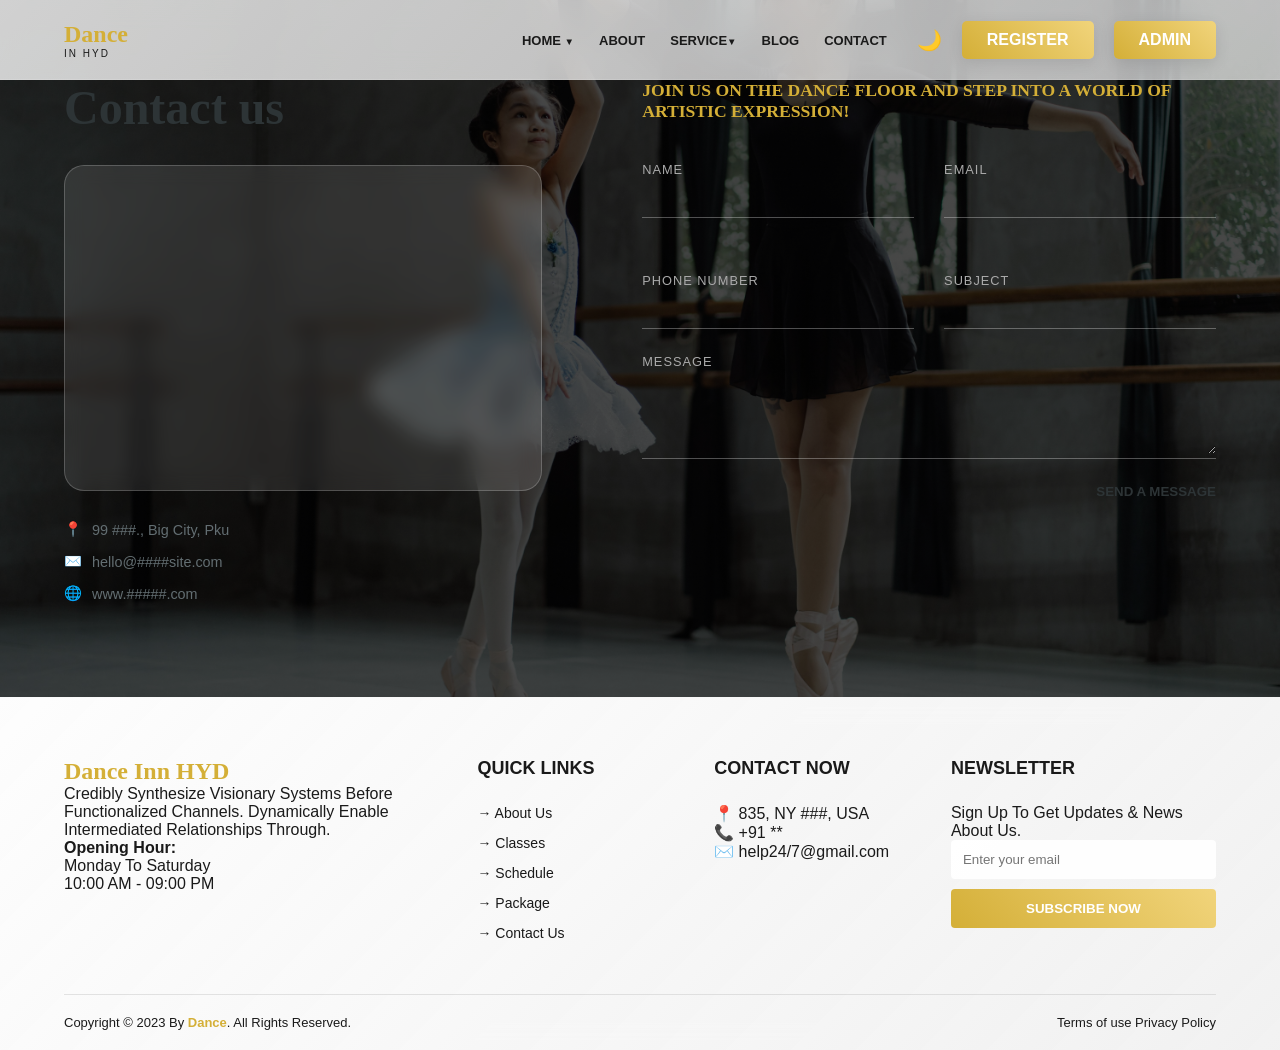
<file: contact.html>
<!DOCTYPE html>
<html lang="en">
<head>
    <meta charset="UTF-8">
    <meta name="viewport" content="width=device-width, initial-scale=1.0">
    <title>Dance - Glassmorphism Header</title>
    <link rel="stylesheet" href="contact.css">
</head>
<body>
    <nav class="navbar sticky">
        <div class="logo">
            <span class="logo-main">Dance</span>
            <span class="logo-sub">IN HYD</span>
        </div>

        <div class="menu-toggle" id="mobile-menu">
            <span></span><span></span><span></span>
        </div>

        <div class="nav-container">
            <ul class="nav-links">
                 <li class="dropdown">
                <a href="index.html" class="drop-btn">HOME <span class="arrow">▼</span></a>
                <ul class="dropdown-content">
                    <li><a href="home1.html">HOME 1</a></li>
                </ul>
            </li>
                <li><a href="about.html">ABOUT </a></li>
                <li class="dropdown">
                <a href="services.html" class="drop-btn">SERVICE<span class="arrow">▼</span></a>
                <ul class="dropdown-content">
                    <li><a href="servicedetail.html">SERVICE DETAILS</a></li>
                    

                </ul>
            </li>
                <li><a href="blog.html">BLOG</a></li>
                <li><a href="contact.html">CONTACT</a></li>
            </ul>

            <div class="nav-actions">
                <button id="theme-toggle" aria-label="Toggle Theme">
                    <span class="mode-icon">🌙</span>
                </button>
                <a href="register.html" class="register-btn">REGISTER</a>
                <a href="dashboard.html" class="register-btn">ADMIN</a>
            </div>
        </div>
    </nav>

<section class="contact-section" id="contact">
    <div class="contact-container">
        
        <!-- Left: Map and Info -->
        <div class="contact-map-info">
            <h1 class="cursive-title">Contact us</h1>
            
            <div class="map-card">
                <iframe 
                    src="https://www.google.com/maps/embed?pb=!1m14!1m8!1m3!1d1984279.7152663802!2d77.824197!3d13.745895!3m2!1i1024!2i768!4f13.1!3m3!1m2!1s0x3bae158e99bfd883%3A0x354b835f72a36262!2sDance-Inn%20Bangalore!5e0!3m2!1sen!2sus!4v1772090590219!5m2!1sen!2sus" 
            width="100%" height="250" style="border:0; border-radius: 10px;" allowfullscreen="" loading="lazy">" 
                    allowfullscreen="" loading="lazy">
                </iframe>
            </div>

            <div class="contact-details">
                <p><span class="icon">📍</span> 99 ###., Big City, Pku</p>
                <p><span class="icon">✉️</span> hello@####site.com</p>
                <p><span class="icon">🌐</span> www.#####.com</p>
            </div>
        </div>

        <!-- Right: Contact Form -->
        <div class="contact-form-side">
            <p class="cta-text">JOIN US ON THE DANCE FLOOR AND STEP INTO A WORLD OF ARTISTIC EXPRESSION!</p>
            
            <form id="danceContactForm">
                <div class="input-grid">
                    <div class="input-group">
                        <label>Name</label>
                        <input type="text" required>
                    </div>
                    <div class="input-group">
                        <label>Email</label>
                        <input type="email" required>
                    </div>
                    <div class="input-group">
                        <label>Phone Number</label>
                        <input type="tel">
                    </div>
                    <div class="input-group">
                        <label>Subject</label>
                        <input type="text">
                    </div>
                </div>
                <div class="input-group full-width">
                    <label>Message</label>
                    <textarea rows="4"></textarea>
                </div>
                
                <button type="submit" class="submit-btn">SEND A MESSAGE</button>
            </form>
        </div>
    </div>
</section>






























    
    <footer class="main-footer">
    <div class="footer-container">
        <!-- Brand Section -->
        <div class="footer-column brand-col">
            <div class="logo">
                <span class="logo-main">Dance Inn HYD</span>
            </div>
            <p class="description">Credibly Synthesize Visionary Systems Before Functionalized Channels. Dynamically Enable Intermediated Relationships Through.</p>
            <div class="opening-hours">
                <div>
                    <strong>Opening Hour:</strong>
                    <p>Monday To Saturday<br>10:00 AM - 09:00 PM</p>
                </div>
               
            </div>
        </div>

        <!-- Quick Links -->
        <div class="footer-column">
            <h3>QUICK LINKS</h3>
            <ul class="footer-links">
                <li><a href="#">→ About Us</a></li>
                <li><a href="#">→ Classes</a></li>
                <li><a href="#">→ Schedule</a></li>
                <li><a href="#">→ Package</a></li>
                <li><a href="#">→ Contact Us</a></li>
            </ul>
        </div>

        <!-- Contact Info -->
        <div class="footer-column">
            <h3>CONTACT NOW</h3>
            <div class="contact-info">
                <p>📍 835, NY ###, USA</p>
                <p>📞 +91 **</p>
                <p>✉️ help24/7@gmail.com</p>
            </div>
        </div>

        <!-- Newsletter -->
        <div class="footer-column">
            <h3>NEWSLETTER</h3>
            <p>Sign Up To Get Updates & News About Us.</p>
            <form class="newsletter-form">
                <input type="email" placeholder="Enter your email">
                <button type="submit" class="btn-gradient">SUBSCRIBE NOW</button>
            </form>
        </div>
    </div>

    <!-- Bottom Bar -->
    <div class="footer-bottom">
        <p>Copyright © 2023 By <span class="accent">Dance</span>. All Rights Reserved.</p>
        <div class="bottom-links">
            <a >Terms of use</a>
            <a >Privacy Policy</a>
        </div>
    </div>
</footer>

    <script src="script.js"></script>
</body>
</html>
</file>
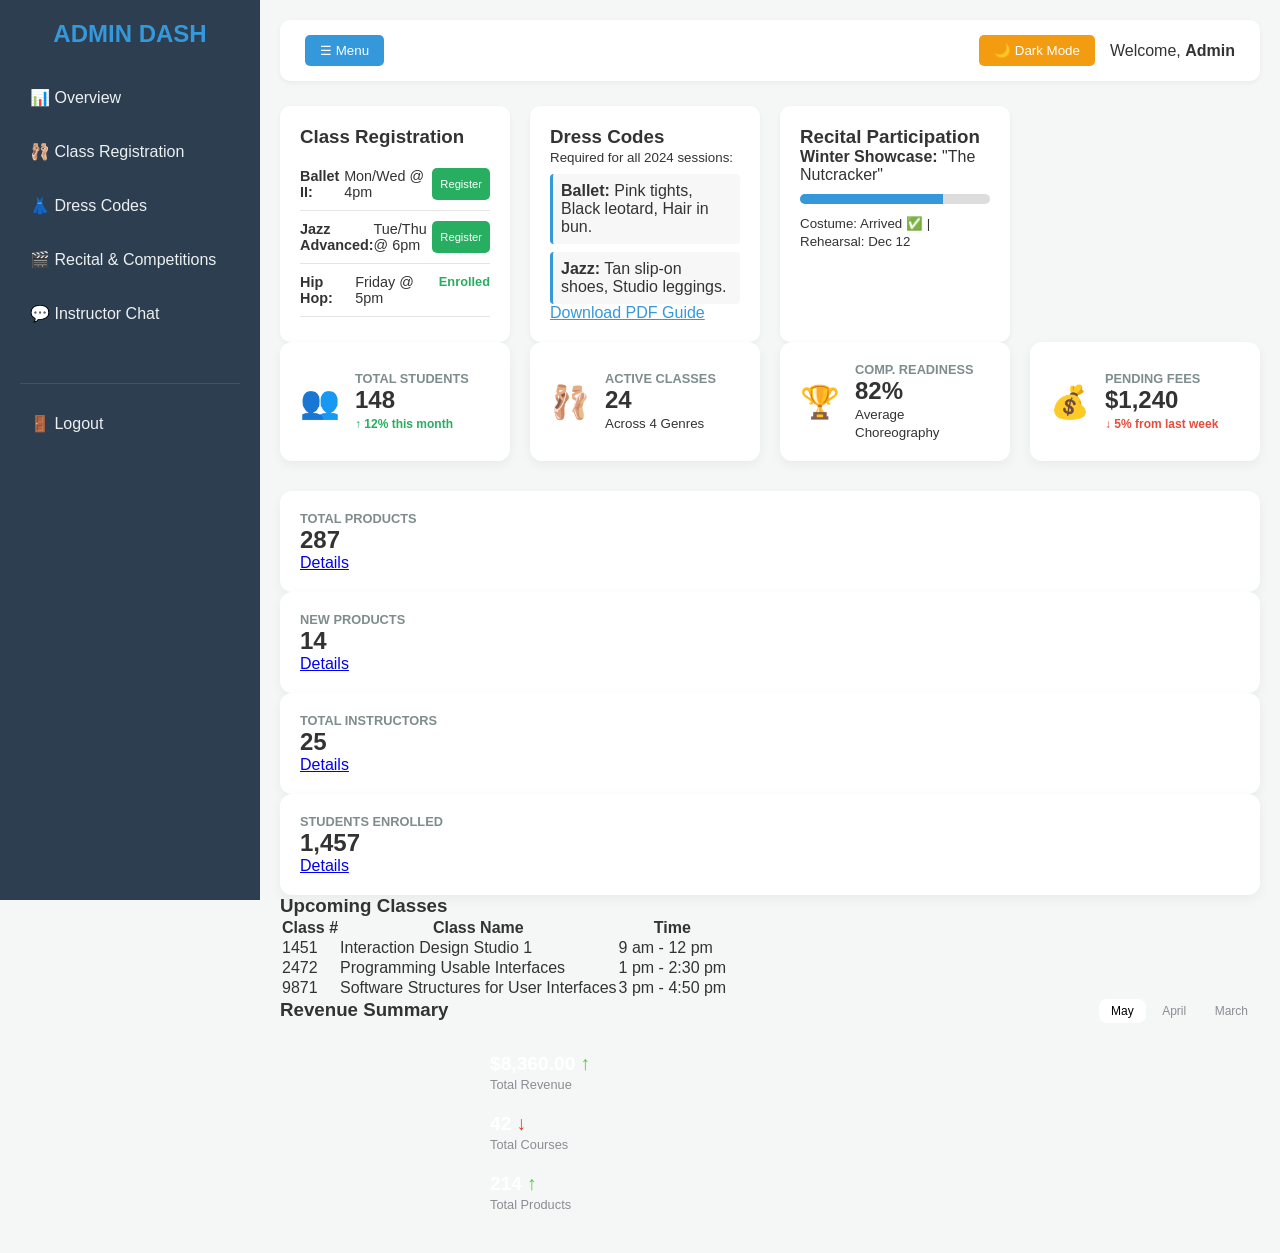
<file: dashboard.html>
<!DOCTYPE html>
<html lang="en">
<head>
    <meta charset="UTF-8">
    <meta name="viewport" content="width=device-width, initial-scale=1.0">
    <title>Pro Admin Dashboard</title>
    <link rel="stylesheet" href="admin.css">
</head>
<body>

    <aside id="sidebar">
        <div class="logo">ADMIN DASH</div>
        <nav>
    <ul>
        <li><a href="#">📊 Overview</a></li>
        <li><a href="#classes">🩰 Class Registration</a></li>
        <li><a href="#dress-code">👗 Dress Codes</a></li>
        <li><a href="#recital">🎬 Recital & Competitions</a></li>
        <li><a href="#">💬 Instructor Chat</a></li>
        <li class="logout"><a href="#">🚪 Logout</a></li>
    </ul>
</nav>

    </aside>

    <main id="main-content">
        <header>
            <button id="menu-toggle">☰ Menu</button>
            <div class="controls">
                <button id="theme-toggle">🌙 Dark Mode</button>
                <span>Welcome, <strong>Admin</strong></span>
            </div>
        </header>

        <!-- Dance Studio Specific Sections -->
<section class="dashboard-grid" style="margin-top: 20px;">
    
    <!-- Class Registration -->
    <div class="card" id="classes">
        <h3>Class Registration</h3>
        <ul class="dance-list">
            <li><strong>Ballet II:</strong> Mon/Wed @ 4pm <button class="btn-sm">Register</button></li>
            <li><strong>Jazz Advanced:</strong> Tue/Thu @ 6pm <button class="btn-sm">Register</button></li>
            <li><strong>Hip Hop:</strong> Friday @ 5pm <span class="status-tag">Enrolled</span></li>
        </ul>
    </div>

    <!-- Dress Codes -->
    <div class="card" id="dress-code">
        <h3>Dress Codes</h3>
        <p><small>Required for all 2024 sessions:</small></p>
        <div class="code-item"><strong>Ballet:</strong> Pink tights, Black leotard, Hair in bun.</div>
        <div class="code-item"><strong>Jazz:</strong> Tan slip-on shoes, Studio leggings.</div>
        <a href="#" style="color: var(--primary);">Download PDF Guide</a>
    </div>

    <!-- Recital & Competition Tracker -->
    <div class="card" id="recital">
        <h3>Recital Participation</h3>
        <div class="participation-tracker">
            <p><strong>Winter Showcase:</strong> "The Nutcracker"</p>
            <div class="progress-bar"><div class="progress" style="width: 75%;"></div></div>
            <p><small>Costume: Arrived ✅ | Rehearsal: Dec 12</small></p>
        </div>
    </div>
</section>
<section class="stats-overview">
    <div class="stat-card">
        <span class="icon">👥</span>
        <div>
            <h4>Total Students</h4>
            <p>148</p>
            <small class="trend up">↑ 12% this month</small>
        </div>
    </div>
    <div class="stat-card">
        <span class="icon">🩰</span>
        <div>
            <h4>Active Classes</h4>
            <p>24</p>
            <small>Across 4 Genres</small>
        </div>
    </div>
    <div class="stat-card">
        <span class="icon">🏆</span>
        <div>
            <h4>Comp. Readiness</h4>
            <p>82%</p>
            <small>Average Choreography</small>
        </div>
    </div>
    <div class="stat-card">
        <span class="icon">💰</span>
        <div>
            <h4>Pending Fees</h4>
            <p>$1,240</p>
            <small class="trend down">↓ 5% from last week</small>
        </div>
    </div>
</section>

<!-- 1. TOP METRICS GRID -->
<section class="stats-grid">
    <div class="stat-card">
        <div class="stat-info">
            <h4>Total Products</h4>
            <p class="stat-number">287</p>
            <a href="#" class="stat-link">Details</a>
        </div>
    </div>
    <div class="stat-card">
        <div class="stat-info">
            <h4>New Products</h4>
            <p class="stat-number">14</p>
            <a href="#" class="stat-link">Details</a>
        </div>
    </div>
    <div class="stat-card">
        <div class="stat-info">
            <h4>Total Instructors</h4>
            <p class="stat-number">25</p>
            <a href="#" class="stat-link">Details</a>
        </div>
    </div>
    <div class="stat-card">
        <div class="stat-info">
            <h4>Students Enrolled</h4>
            <p class="stat-number">1,457</p>
            <a href="#" class="stat-link">Details</a>
        </div>
    </div>
</section>

<!-- 2. UPCOMING CLASSES TABLE -->
<section class="dashboard-main-row">
    <div class="glass-card upcoming-classes">
        <h3>Upcoming Classes</h3>
        <div class="table-container">
            <table>
                <thead>
                    <tr>
                        <th>Class #</th>
                        <th>Class Name</th>
                        <th>Time</th>
                    </tr>
                </thead>
                <tbody>
                    <tr>
                        <td class="id-cell">1451</td>
                        <td>Interaction Design Studio 1</td>
                        <td>9 am - 12 pm</td>
                    </tr>
                    <tr>
                        <td class="id-cell">2472</td>
                        <td>Programming Usable Interfaces</td>
                        <td>1 pm - 2:30 pm</td>
                    </tr>
                    <tr>
                        <td class="id-cell">9871</td>
                        <td>Software Structures for User Interfaces</td>
                        <td>3 pm - 4:50 pm</td>
                    </tr>
                </tbody>
            </table>
        </div>
    </div>
</section>



<!-- 1. REVENUE SUMMARY CARD -->
<div class="glass-card revenue-summary">
    <div class="card-header">
        <h3>Revenue Summary</h3>
        <div class="date-selector">
            <button class="active">May</button>
            <button>April</button>
            <button>March</button>
        </div>
    </div>

    <div class="revenue-content">
        <!-- Donut Chart -->
        <div class="donut-container">
            <canvas id="revenueChart"></canvas>
        </div>

        <!-- Metric Details -->
        <div class="revenue-metrics">
            <div class="metric-item">
                <span class="value">$8,360.00 <i class="trend-up">↑</i></span>
                <span class="label">Total Revenue</span>
            </div>
            <div class="metric-item">
                <span class="value">42 <i class="trend-down">↓</i></span>
                <span class="label">Total Courses</span>
            </div>
            <div class="metric-item">
                <span class="value">214 <i class="trend-up">↑</i></span>
                <span class="label">Total Products</span>
            </div>
        </div>
    </div>
</div>



 
      </main>
      
   <script src="admin.js"></script>

   
    </body>
   
    </html>
</file>
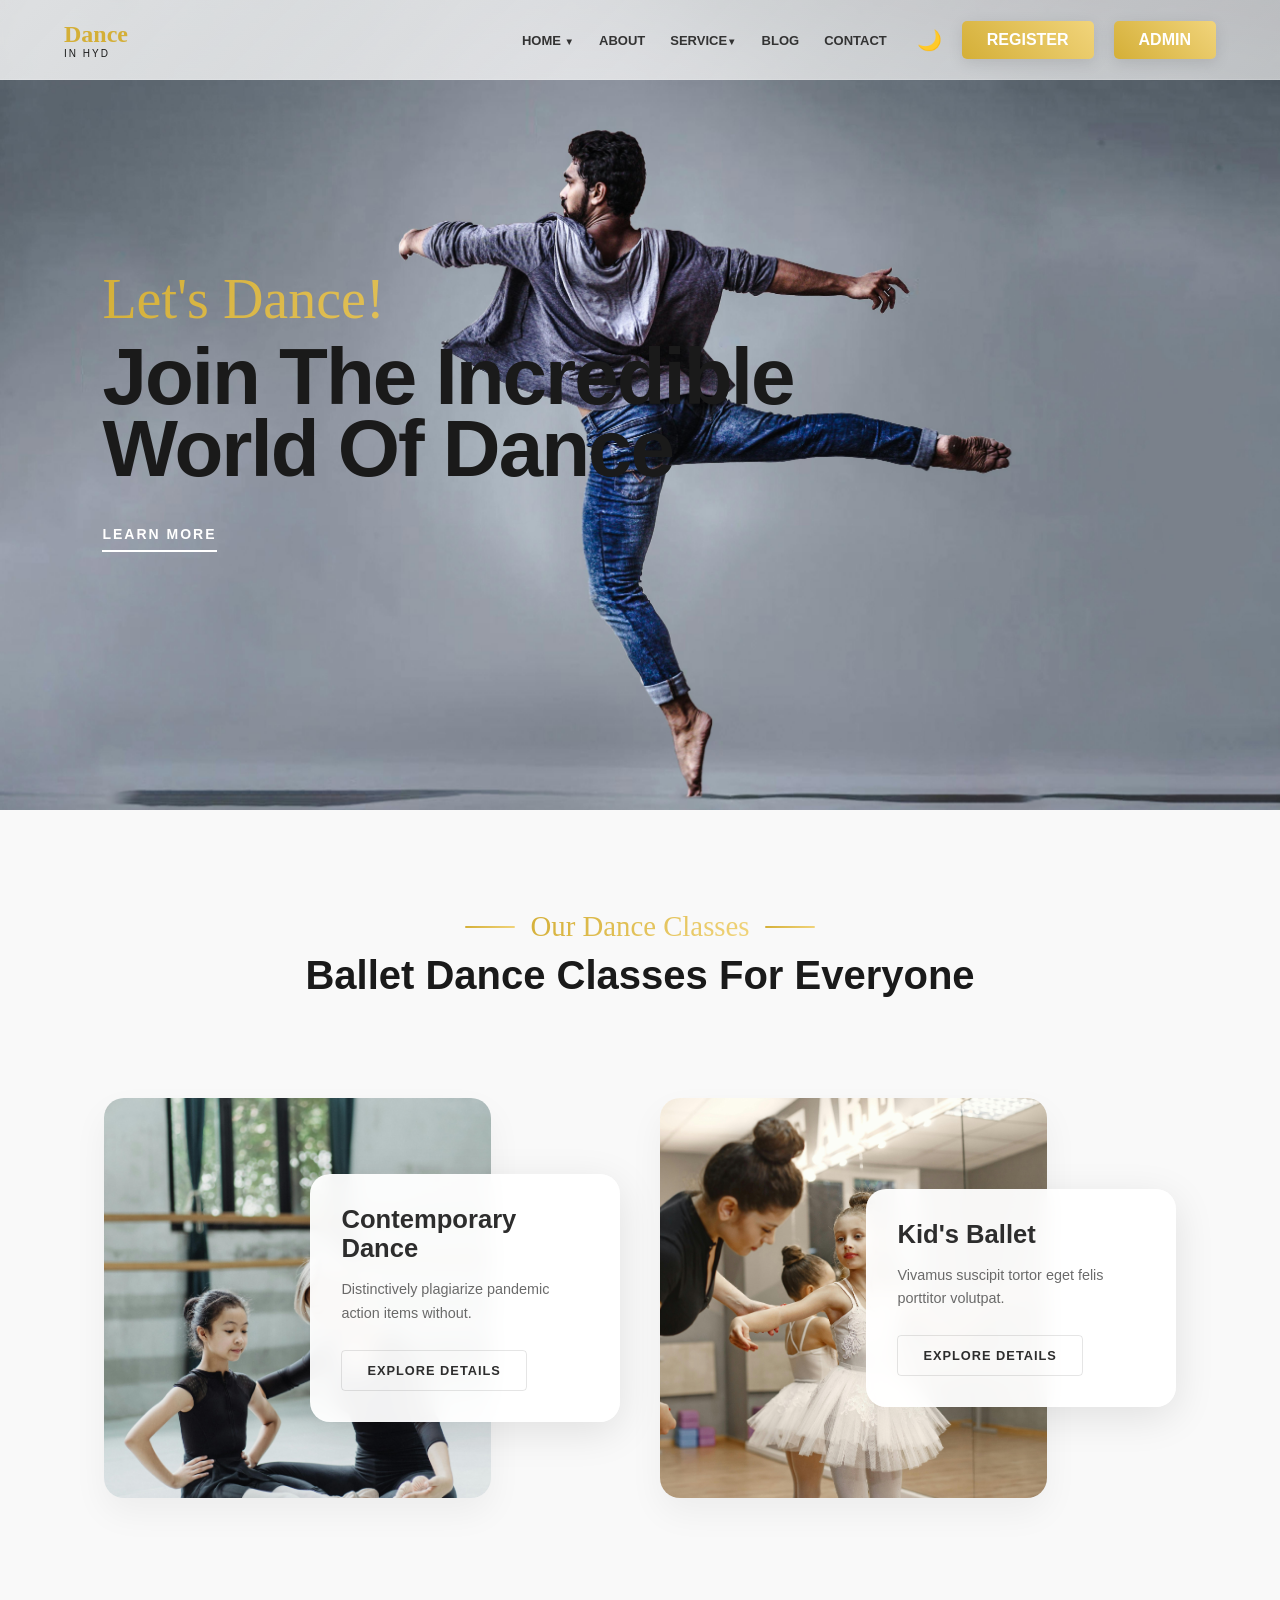
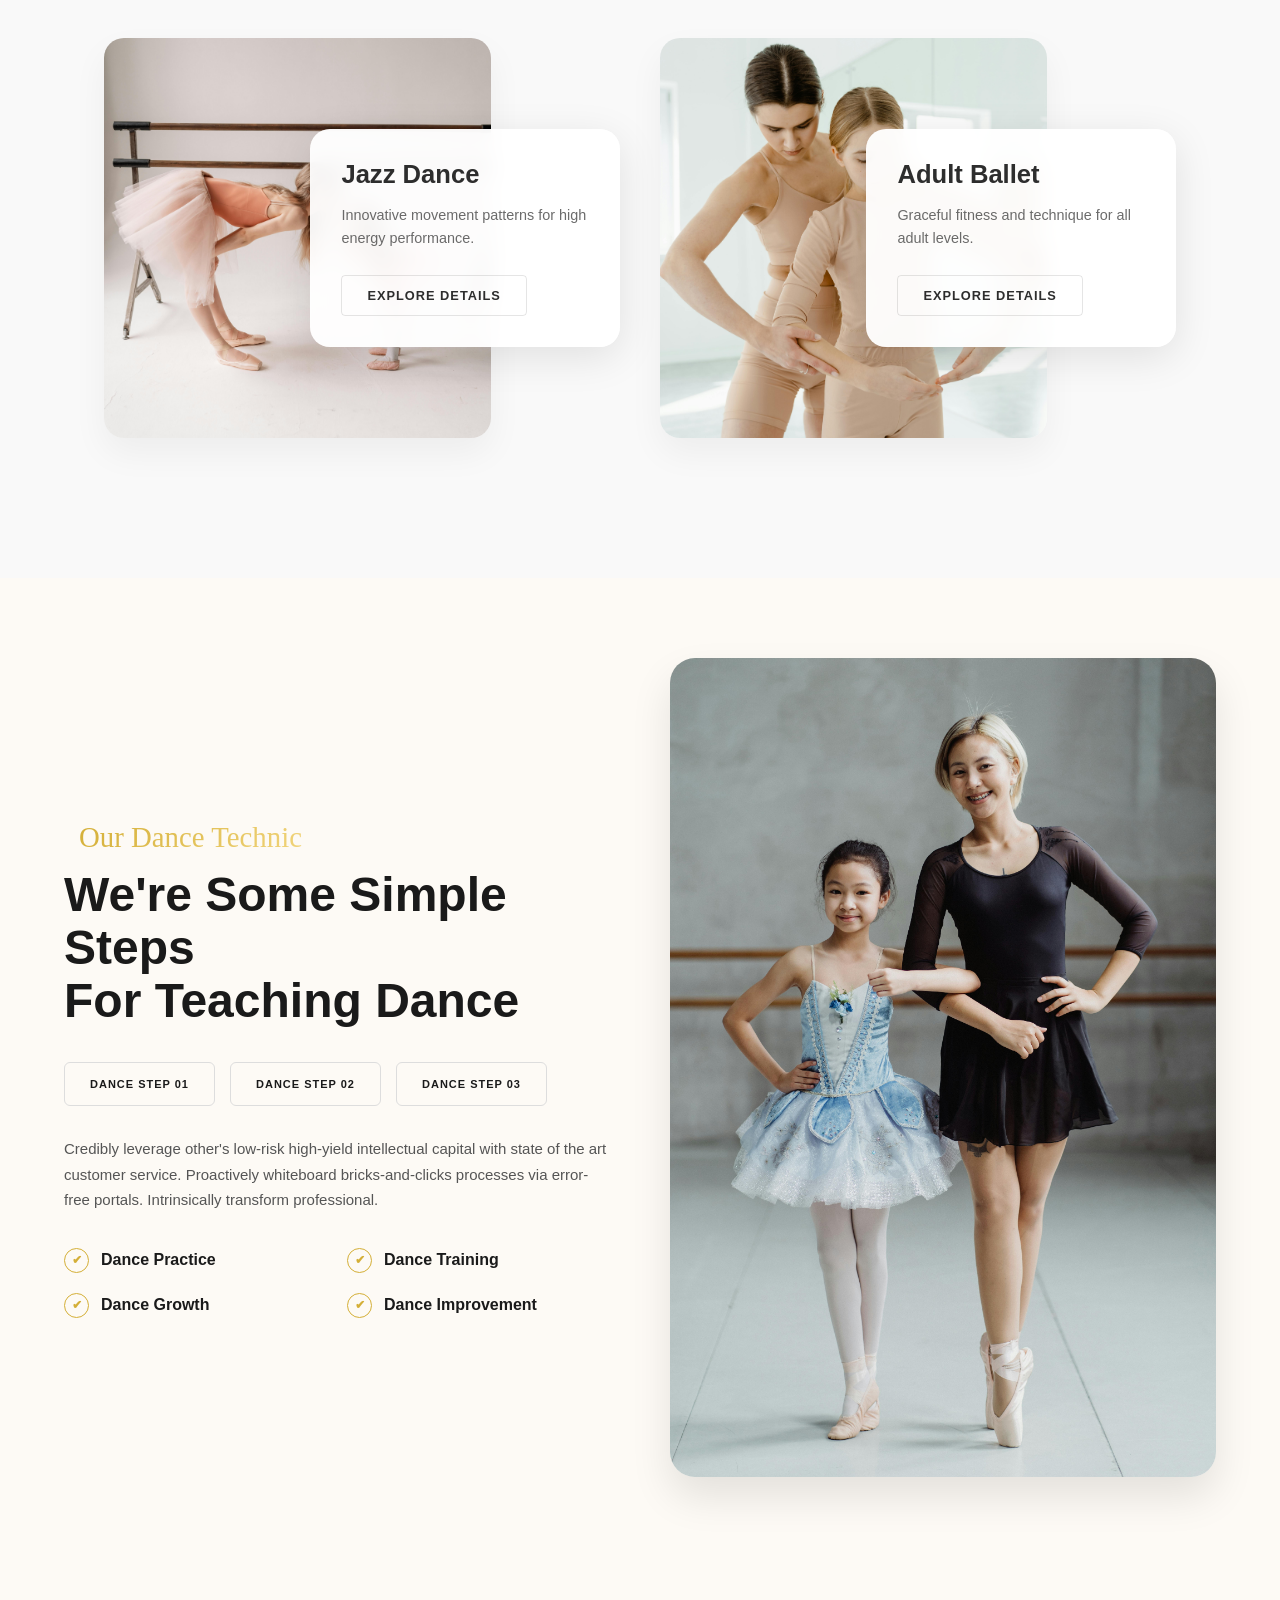
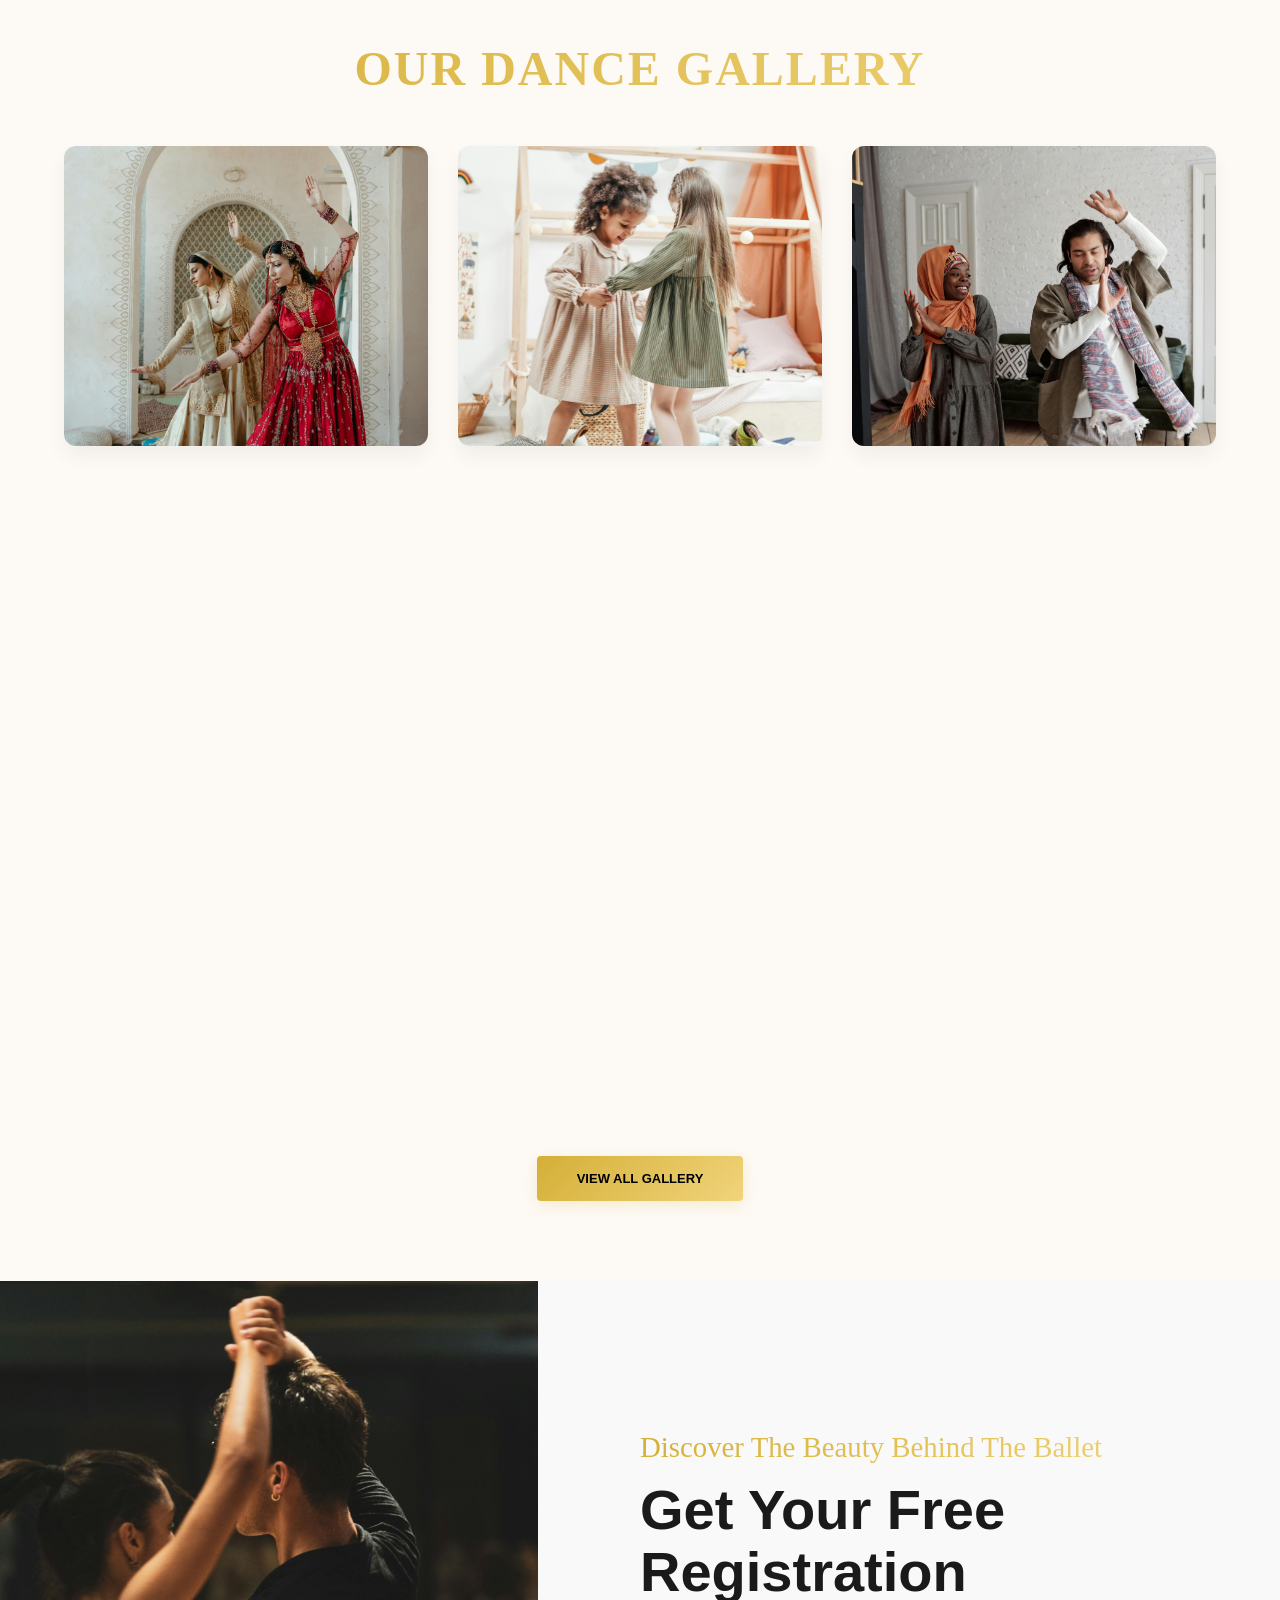
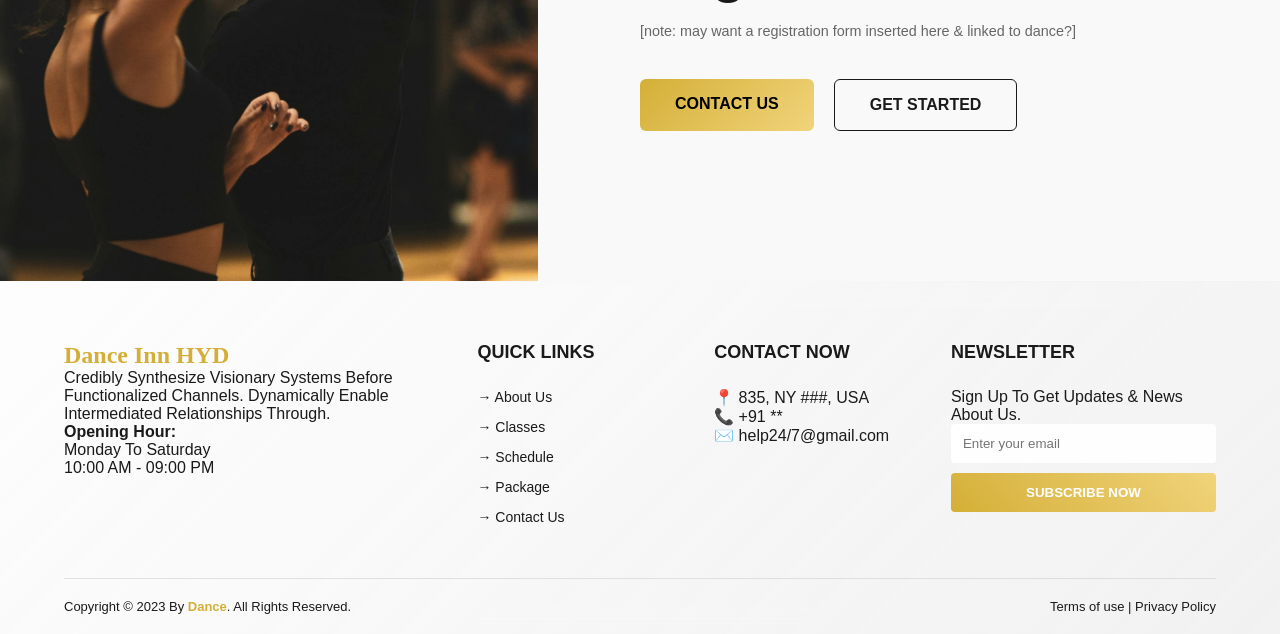
<file: home1.html>
<!DOCTYPE html>
<html lang="en">
<head>
    <meta charset="UTF-8">
    <meta name="viewport" content="width=device-width, initial-scale=1.0">
    <title>Dance - Glassmorphism Header</title>
    <link rel="stylesheet" href="home1.css">
</head>
<body>
    <nav class="navbar sticky">
        <div class="logo">
            <span class="logo-main">Dance</span>
            <span class="logo-sub">IN HYD</span>
        </div>

        <div class="menu-toggle" id="mobile-menu">
            <span></span><span></span><span></span>
        </div>

        <div class="nav-container">
            <ul class="nav-links">
                <li class="dropdown">
                <a href="index.html" class="drop-btn">HOME <span class="arrow">▼</span></a>
                <ul class="dropdown-content">
                    <li><a href="home1.html">HOME 1</a></li>
                </ul>
            </li>
                <li><a href="about.html">ABOUT </a></li>
                
                  
                <li class="dropdown">
                <a href="services.html" class="drop-btn">SERVICE<span class="arrow">▼</span></a>
                <ul class="dropdown-content">
                    <li><a href="servicedetail.html">SERVICE DETAILS</a></li>
                    

                </ul>
            </li>   
                    
                
                <li><a href="blog.html">BLOG</a></li>
                <li><a href="contact.html">CONTACT</a></li>
            </ul>

            <div class="nav-actions">
                <button id="theme-toggle" aria-label="Toggle Theme">
                    <span class="mode-icon">🌙</span>
                </button>
                <a href="register.html" class="register-btn">REGISTER</a>
                <a href="dashboard.html" class="register-btn">ADMIN</a>
            </div>
        </div>
    </nav>

    <section class="hero-image-v2">
    <div class="hero-overlay"></div>
    <div class="hero-body-content">
        <p class="hero-script">Let's Dance!</p>
        <h1 class="hero-main-heading">Join The Incredible <br>World Of Dance</h1>
        <div class="hero-cta-box">
            <a href="#" class="btn-learn-more">LEARN MORE</a>
        </div>
    </div>
</section>
<section class="ballet-classes">
    <header class="section-header">
        <div class="label-box">
            <span class="gold-line"></span>
            <p class="script-label">Our Dance Classes</p>
            <span class="gold-line"></span>
        </div>
        <h2 class="main-title">Ballet Dance Classes For Everyone</h2>
    </header>

    <div class="classes-grid-layout">
        <!-- Card 1 -->
        <article class="class-card">
            <div class="card-image">
                <img src="image1.jpg.jpg" alt="Contemporary Dance">
            </div>
            <div class="card-info-box">
                <h3>Contemporary Dance</h3>
                <p>Distinctively plagiarize pandemic action items without.</p>
                <a href="#" class="btn-explore">EXPLORE DETAILS</a>
            </div>
        </article>

        <!-- Card 2 -->
        <article class="class-card">
            <div class="card-image">
                <img src="image2.jpg.jpg" alt="Kid's Ballet">
            </div>
            <div class="card-info-box">
                <h3>Kid's Ballet</h3>
                <p>Vivamus suscipit tortor eget felis porttitor volutpat.</p>
                <a href="#" class="btn-explore">EXPLORE DETAILS</a>
            </div>
        </article>

        <!-- Card 3 (New) -->
        <article class="class-card">
            <div class="card-image">
                <img src="image3.jpg.jpg" alt="Jazz Dance">
            </div>
            <div class="card-info-box">
                <h3>Jazz Dance</h3>
                <p>Innovative movement patterns for high energy performance.</p>
                <a href="#" class="btn-explore">EXPLORE DETAILS</a>
            </div>
        </article>

        <!-- Card 4 (New) -->
        <article class="class-card">
            <div class="card-image">
                <img src="image5.jpg.jpg" alt="Adult Ballet">
            </div>
            <div class="card-info-box">
                <h3>Adult Ballet</h3>
                <p>Graceful fitness and technique for all adult levels.</p>
                <a href="#" class="btn-explore">EXPLORE DETAILS</a>
            </div>
        </article>
    </div>
</section>


<section class="dance-technic">
    <div class="technic-container">
        
        <!-- Left Side: Content -->
        <div class="technic-info">
            <div class="technic-header">
                <span class="red-line"></span>
                <p class="script-label">Our Dance Technic</p>
                <span class="red-line"></span>
            </div>
            
            <h2 class="technic-title">We're Some Simple Steps <br> For Teaching Dance</h2>

            <!-- Step Tabs -->
            <div class="step-tabs">
                <button class="step-btn " data-step="1">DANCE STEP 01</button>
                <button class="step-btn" data-step="2">DANCE STEP 02</button>
                <button class="step-btn" data-step="3">DANCE STEP 03</button>
            </div>

            <p class="technic-description">
                Credibly leverage other's low-risk high-yield intellectual capital with state of the art customer service. 
                Proactively whiteboard bricks-and-clicks processes via error-free portals. Intrinsically transform professional.
            </p>

            <!-- Features Checklist -->
            <ul class="feature-checklist">
                <li><span class="check-icon">✔</span> Dance Practice</li>
                <li><span class="check-icon">✔</span> Dance Training</li>
                <li><span class="check-icon">✔</span> Dance Growth</li>
                <li><span class="check-icon">✔</span> Dance Improvement</li>
            </ul>
        </div>

        <!-- Right Side: Image -->
        <div class="technic-image-box">
            <img src="homeimg1.jpg" alt="Dance Teaching Group">
        </div>

    </div>
</section>

<section class="dance-gallery-v3">
    <div class="gallery-container">
        <h2 class="gallery-title-gold">OUR DANCE GALLERY</h2>

        <div class="gallery-mosaic">
            <!-- Col 1 & 2 (Stacked) -->
            <div class="gallery-item">
                <img src="img1.jpg.jpg" alt="Traditional Dance">
            </div>
            <div class="gallery-item">
                <img src="img2.jpg.jpg" alt="Kids Classes">
            </div>
            <div class="gallery-item">
                <img src="img3.jpg.jpg" alt="Couple Dance">
            </div>
            <div class="gallery-item">
                <img src="img4.jpg.jpg" alt="Social Dance">
            </div>
             <div class="gallery-item">
                <img src="img7.jpg.jpg" alt="Social Dance">
            </div>

            <!-- Tall Item (Right Side) -->
            <div class="gallery-item tall-span">
                <img src="img5.jpg.jpg" alt="Contemporary Duo">
            </div>
             <div class="gallery-item">
                <img src="img8.jpg.jpg" alt="Social Dance">
            </div> <div class="gallery-item">
                <img src="img9.jpg.jpg" alt="Social Dance">
            </div>
        </div>

        <div class="gallery-footer">
            <a href="#" class="btn-gold-view">VIEW ALL GALLERY</a>
        </div>
    </div>
</section>


<section class="registration-cta">
    <!-- Left Side: Video/Image Preview -->
    <div class="cta-image-box">
        
        <img src="ex img.jpg" alt="Ballet Dancers">
    </div>

    <!-- Right Side: Content Box -->
    <div class="cta-content-box">
        <div class="content-inner">
            <p class="script-subtitle">Discover The Beauty Behind The Ballet</p>
            <h2 class="cta-main-title">Get Your Free Registration</h2>
            <p class="cta-note">[note: may want a registration form inserted here & linked to dance?]</p>
            
            <div class="cta-buttons">
                <a href="#" class="btn-gold-fill">CONTACT US</a>
                <a href="#" class="btn-white-outline">GET STARTED</a>
            </div>
        </div>
    </div>
</section>























































    <footer class="main-footer">
    <div class="footer-container">
        <!-- Brand Section -->
        <div class="footer-column brand-col">
            <div class="logo">
                <span class="logo-main">Dance Inn HYD</span>
            </div>
            <p class="description">Credibly Synthesize Visionary Systems Before Functionalized Channels. Dynamically Enable Intermediated Relationships Through.</p>
            <div class="opening-hours">
                <div>
                    <strong>Opening Hour:</strong>
                    <p>Monday To Saturday<br>10:00 AM - 09:00 PM</p>
                </div>
               
            </div>
        </div>

        <!-- Quick Links -->
        <div class="footer-column">
            <h3>QUICK LINKS</h3>
            <ul class="footer-links">
                <li><a href="#">→ About Us</a></li>
                <li><a href="#">→ Classes</a></li>
                <li><a href="#">→ Schedule</a></li>
                <li><a href="#">→ Package</a></li>
                <li><a href="#">→ Contact Us</a></li>
            </ul>
        </div>

        <!-- Contact Info -->
        <div class="footer-column">
            <h3>CONTACT NOW</h3>
            <div class="contact-info">
                <p>📍 835, NY ###, USA</p>
                <p>📞 +91 **</p>
                <p>✉️ help24/7@gmail.com</p>
            </div>
        </div>

        <!-- Newsletter -->
        <div class="footer-column">
            <h3>NEWSLETTER</h3>
            <p>Sign Up To Get Updates & News About Us.</p>
            <form class="newsletter-form">
                <input type="email" placeholder="Enter your email">
                <button type="submit" class="btn-gradient">SUBSCRIBE NOW</button>
            </form>
        </div>
    </div>

    <!-- Bottom Bar -->
    <div class="footer-bottom">
        <p>Copyright © 2023 By <span class="accent">Dance</span>. All Rights Reserved.</p>
        <div class="bottom-links">
            <a >Terms of use |</a>
            <a >Privacy Policy</a>
        </div>
    </div>
</footer>

    <script src="script.js"></script>
</body>
</html>
</file>
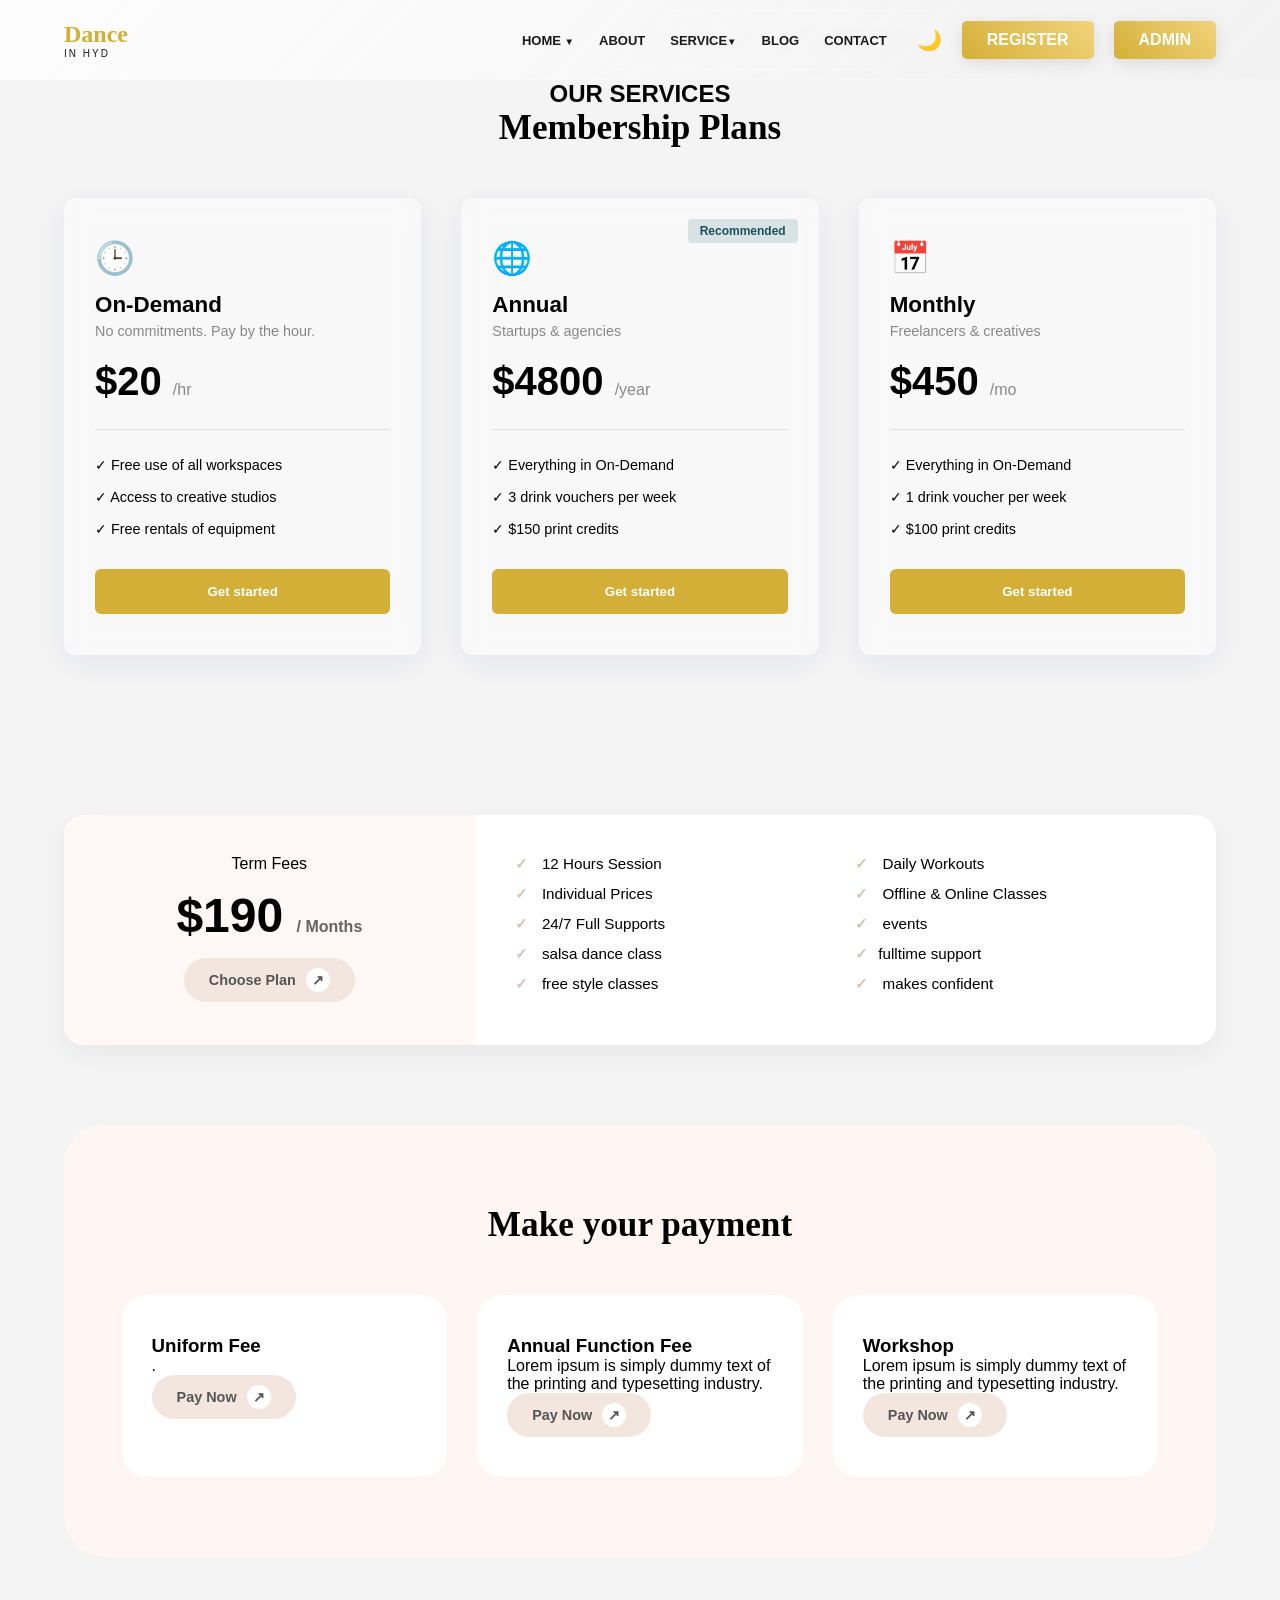
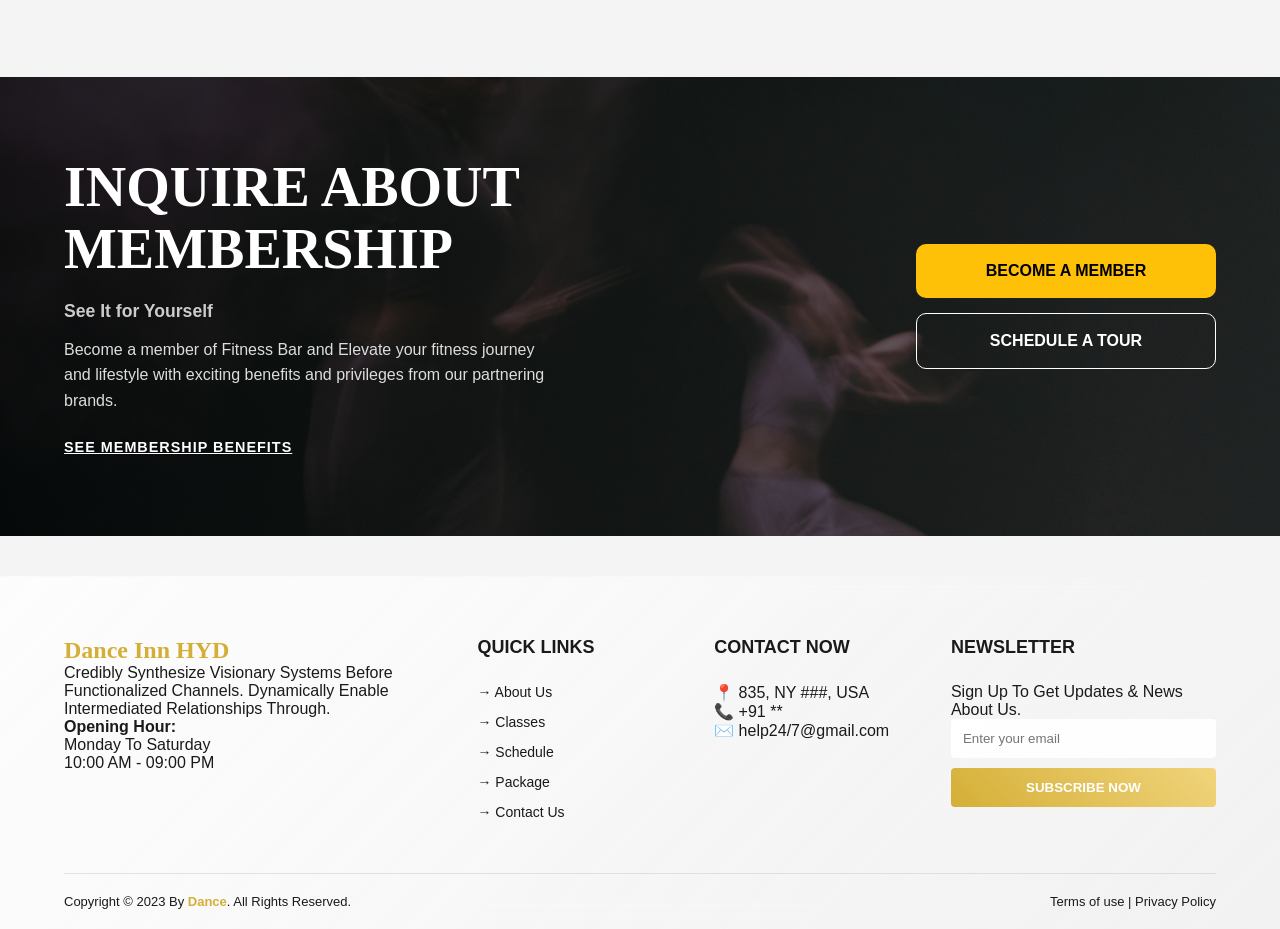
<file: servicedetail.html>
<!DOCTYPE html>
<html lang="en">
<head>
    <meta charset="UTF-8">
    <meta name="viewport" content="width=device-width, initial-scale=1.0">
    <title>Dance - Glassmorphism Header</title>
    <link rel="stylesheet" href="servicesdetail.css">
</head>
<body>
    <nav class="navbar sticky">
        <div class="logo">
            <span class="logo-main">Dance</span>
            <span class="logo-sub">IN HYD</span>
        </div>

        <div class="menu-toggle" id="mobile-menu">
            <span></span><span></span><span></span>
        </div>

        <div class="nav-container">
            <ul class="nav-links">
               <li class="dropdown">
                <a href="index.html" class="drop-btn">HOME <span class="arrow">▼</span></a>
                <ul class="dropdown-content">
                    <li><a href="home1.html">HOME 1</a></li>
                </ul>
            </li>
                <li><a href="about.html">ABOUT </a></li>
                
                 
                <li class="dropdown">
                <a href="services.html" class="drop-btn">SERVICE<span class="arrow">▼</span></a>
                <ul class="dropdown-content">
                    <li><a href="servicedetail.html">SERVICE DETAILS</a></li>
                   

                </ul>
            </li>
                <li><a href="blog.html">BLOG</a></li>
                <li><a href="contact.html">CONTACT</a></li>
            </ul>

            <div class="nav-actions">
                <button id="theme-toggle" aria-label="Toggle Theme">
                    <span class="mode-icon">🌙</span>
                </button>
                <a href="register.html" class="register-btn">REGISTER</a>
                <a href="dashboard.html" class="register-btn">ADMIN</a>
            </div>
        </div>
    </nav>

  

<!-- Wrapper added to see the glass effect better -->
<section class="membership-section glass-bg">
    <h2 class="hero-title">OUR SERVICES</h2>
  <h2 class="section-title">Membership Plans</h2>
  <div class="plans-grid">
    <!-- On-Demand Card -->
    <div class="plan-card glass reveal">
      <div class="plan-icon">🕒</div>
      <h3>On-Demand</h3>
      <p class="plan-subtitle">No commitments. Pay by the hour.</p>
      <div class="plan-price">$20 <span>/hr</span></div>
      <hr>
      <ul class="plan-list">
        <li>✓ Free use of all workspaces</li>
        <li>✓ Access to creative studios</li>
        <li>✓ Free rentals of equipment</li>
      </ul>
      <button class="btn-get-started">Get started</button>
    </div>

    <!-- Annual Card -->
    <div class="plan-card glass reveal recommended">
       <span class="badge">Recommended</span>
       <div class="plan-icon">🌐</div>
       <h3>Annual</h3>
       <p class="plan-subtitle">Startups & agencies</p>
       <div class="plan-price">$4800 <span>/year</span></div>
       <hr>
       <ul class="plan-list">
         <li>✓ Everything in On-Demand</li>
         <li>✓ 3 drink vouchers per week</li>
         <li>✓ $150 print credits</li>
       </ul>
       <button class="btn-get-started">Get started</button>
    </div>

    <!-- Monthly Card -->
    <div class="plan-card glass reveal">
       <div class="plan-icon">📅</div>
       <h3>Monthly</h3>
       <p class="plan-subtitle">Freelancers & creatives</p>
       <div class="plan-price">$450 <span>/mo</span></div>
       <hr>
       <ul class="plan-list">
         <li>✓ Everything in On-Demand</li>
         <li>✓ 1 drink voucher per week</li>
         <li>✓ $100 print credits</li>
       </ul>
       <button class="btn-get-started">Get started</button>
    </div>
  </div>
</section>


    <section class="fees-section">
  <!-- Term Fees Card -->
  <div class="term-fees-card reveal">
    <div class="price-box">
      <span class="fee-label">Term Fees</span>
      <h2 class="price">$190 <span>/ Months</span></h2>
      <a href="#" class="btn-pill">Choose Plan <span class="btn-arrow">↗</span></a>
    </div>
    <div class="features-list">
      <ul>
        <li><span class="check">✓</span> 12 Hours Session</li>
        <li><span class="check">✓</span> Individual Prices</li>
        <li><span class="check">✓</span> 24/7 Full Supports</li>
        <li><span class="check">✓</span> salsa dance class</li>
        <li><span class="check">✓</span> free style  classes</li>
      </ul>
      <ul>
        <li><span class="check">✓</span> Daily Workouts</li>
        <li><span class="check">✓</span> Offline & Online Classes</li>
        <li><span class="check">✓</span> events</li>
        <li><span class="check">✓</span>fulltime support </li>
        <li><span class="check">✓</span> makes confident</li>
      </ul>
    </div>
  </div>

  <!-- Payment Grid Section -->
  <div class="payment-area">
    <h2 class="section-title">Make your payment</h2>
    <div class="payment-grid">
      <!-- Card 1 -->
      <div class="payment-card reveal">
        <h3>Uniform Fee</h3>
        <p>.</p>
        <a href="#" class="btn-pill">Pay Now <span class="btn-arrow">↗</span></a>
      </div>
      <!-- Card 2 -->
      <div class="payment-card reveal">
        <h3>Annual Function Fee</h3>
        <p>Lorem ipsum is simply dummy text of the printing and typesetting industry.</p>
        <a href="#" class="btn-pill">Pay Now <span class="btn-arrow">↗</span></a>
      </div>
      <!-- Card 3 -->
      <div class="payment-card reveal">
        <h3>Workshop</h3>
        <p>Lorem ipsum is simply dummy text of the printing and typesetting industry.</p>
        <a href="#" class="btn-pill">Pay Now <span class="btn-arrow">↗</span></a>
      </div>
    </div>
  </div>
</section>



<section class="inquiry-section reveal">
  <div class="inquiry-overlay">
    <div class="container inquiry-flex">
      <!-- Left Content -->
      <div class="inquiry-content">
        <h2 class="inquiry-title">INQUIRE ABOUT <br> MEMBERSHIP</h2>
        <h4 class="inquiry-subtitle">See It for Yourself</h4>
        <p class="inquiry-text">
          Become a member of Fitness Bar and Elevate your fitness journey and 
          lifestyle with exciting benefits and privileges from our partnering brands.
        </p>
        <a href="#" class="benefits-link">SEE MEMBERSHIP BENEFITS</a>
      </div>

      <!-- Right Actions (Buttons) -->
      <div class="inquiry-actions">
        <a href="#" class="btn-member">BECOME A MEMBER</a>
        <a href="#" class="btn-tour">SCHEDULE A TOUR</a>
      </div>
    </div>
  </div>
</section>























































    <footer class="main-footer">
    <div class="footer-container">
        <!-- Brand Section -->
        <div class="footer-column brand-col">
            <div class="logo">
                <span class="logo-main">Dance Inn HYD</span>
            </div>
            <p class="description">Credibly Synthesize Visionary Systems Before Functionalized Channels. Dynamically Enable Intermediated Relationships Through.</p>
            <div class="opening-hours">
                <div>
                    <strong>Opening Hour:</strong>
                    <p>Monday To Saturday<br>10:00 AM - 09:00 PM</p>
                </div>
               
            </div>
        </div>

        <!-- Quick Links -->
        <div class="footer-column">
            <h3>QUICK LINKS</h3>
            <ul class="footer-links">
                <li><a href="#">→ About Us</a></li>
                <li><a href="#">→ Classes</a></li>
                <li><a href="#">→ Schedule</a></li>
                <li><a href="#">→ Package</a></li>
                <li><a href="#">→ Contact Us</a></li>
            </ul>
        </div>

        <!-- Contact Info -->
        <div class="footer-column">
            <h3>CONTACT NOW</h3>
            <div class="contact-info">
                <p>📍 835, NY ###, USA</p>
                <p>📞 +91 **</p>
                <p>✉️ help24/7@gmail.com</p>
            </div>
        </div>

        <!-- Newsletter -->
        <div class="footer-column">
            <h3>NEWSLETTER</h3>
            <p>Sign Up To Get Updates & News About Us.</p>
            <form class="newsletter-form">
                <input type="email" placeholder="Enter your email">
                <button type="submit" class="btn-gradient">SUBSCRIBE NOW</button>
            </form>
        </div>
    </div>

    <!-- Bottom Bar -->
    <div class="footer-bottom">
        <p>Copyright © 2023 By <span class="accent">Dance</span>. All Rights Reserved.</p>
        <div class="bottom-links">
            <a >Terms of use |</a>
            <a >Privacy Policy</a>
        </div>
    </div>
</footer>

    <script src="script.js"></script>
</body>
</html>
</file>
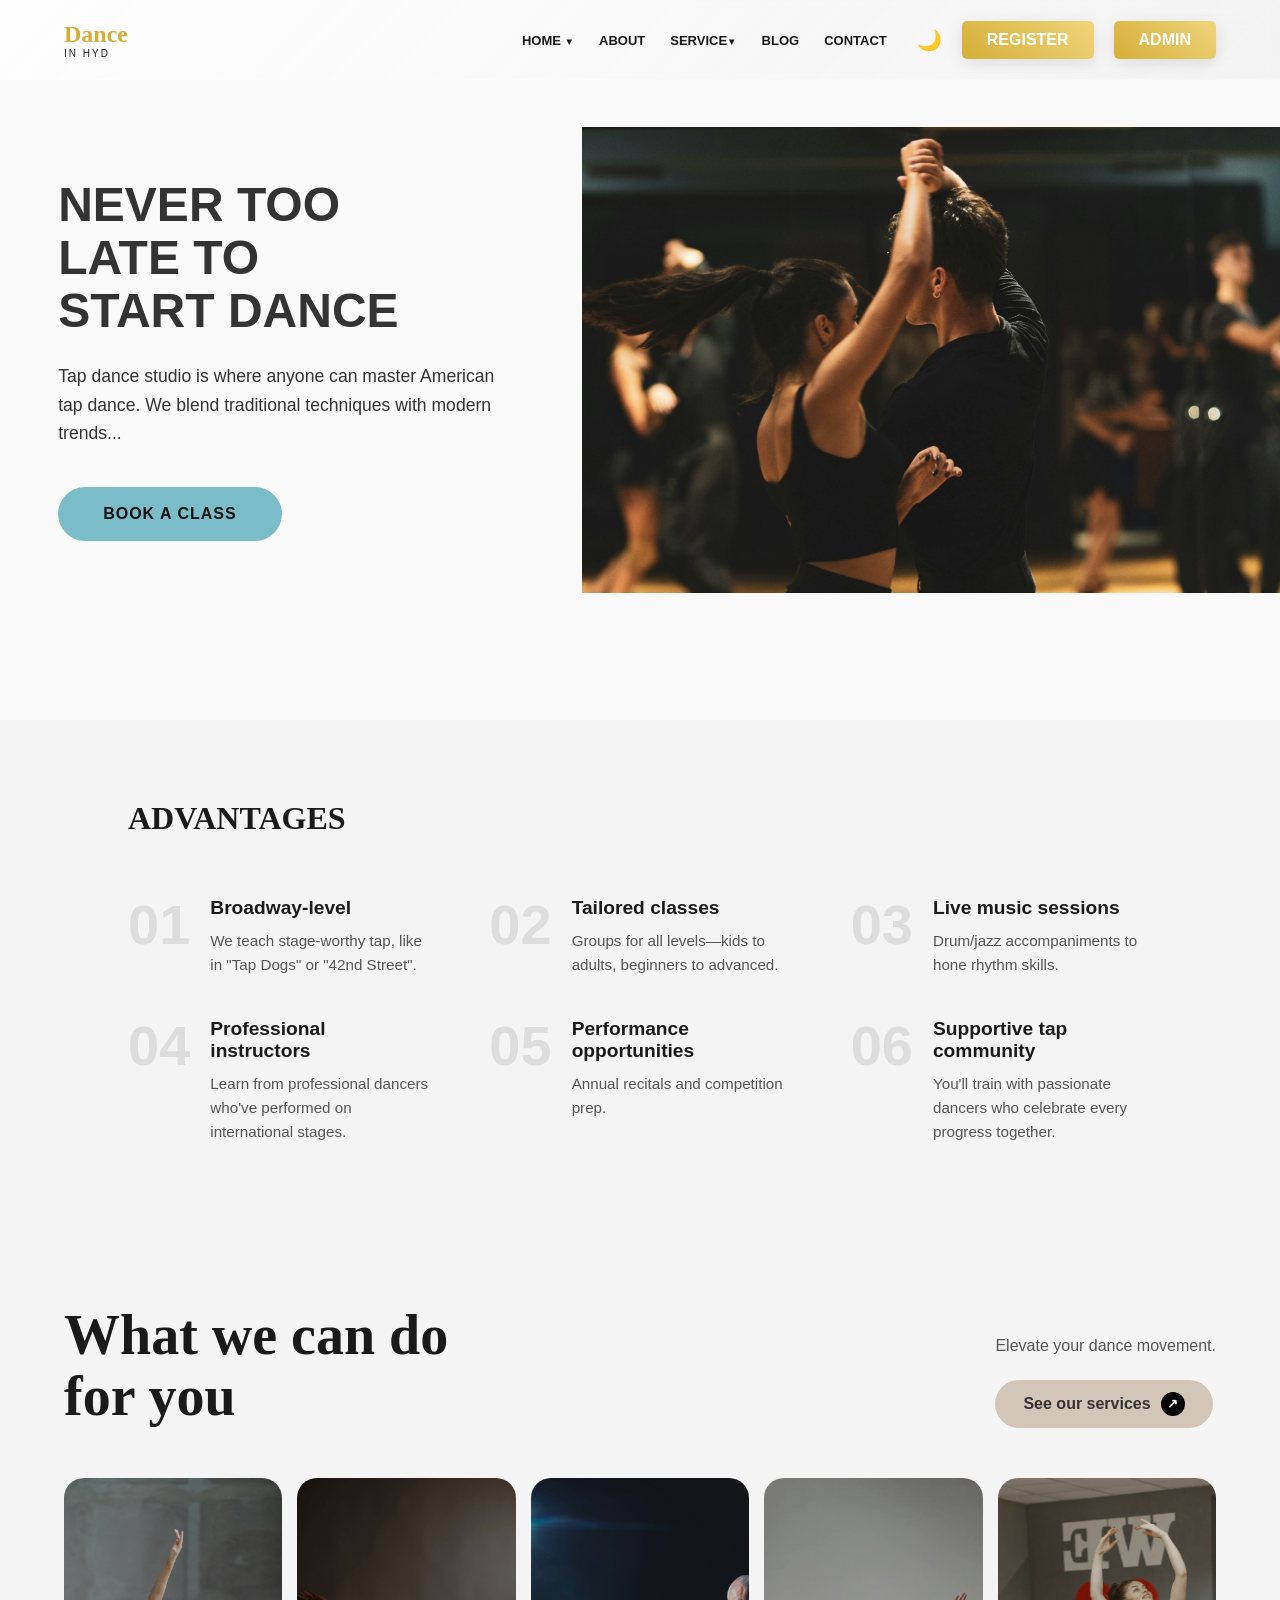
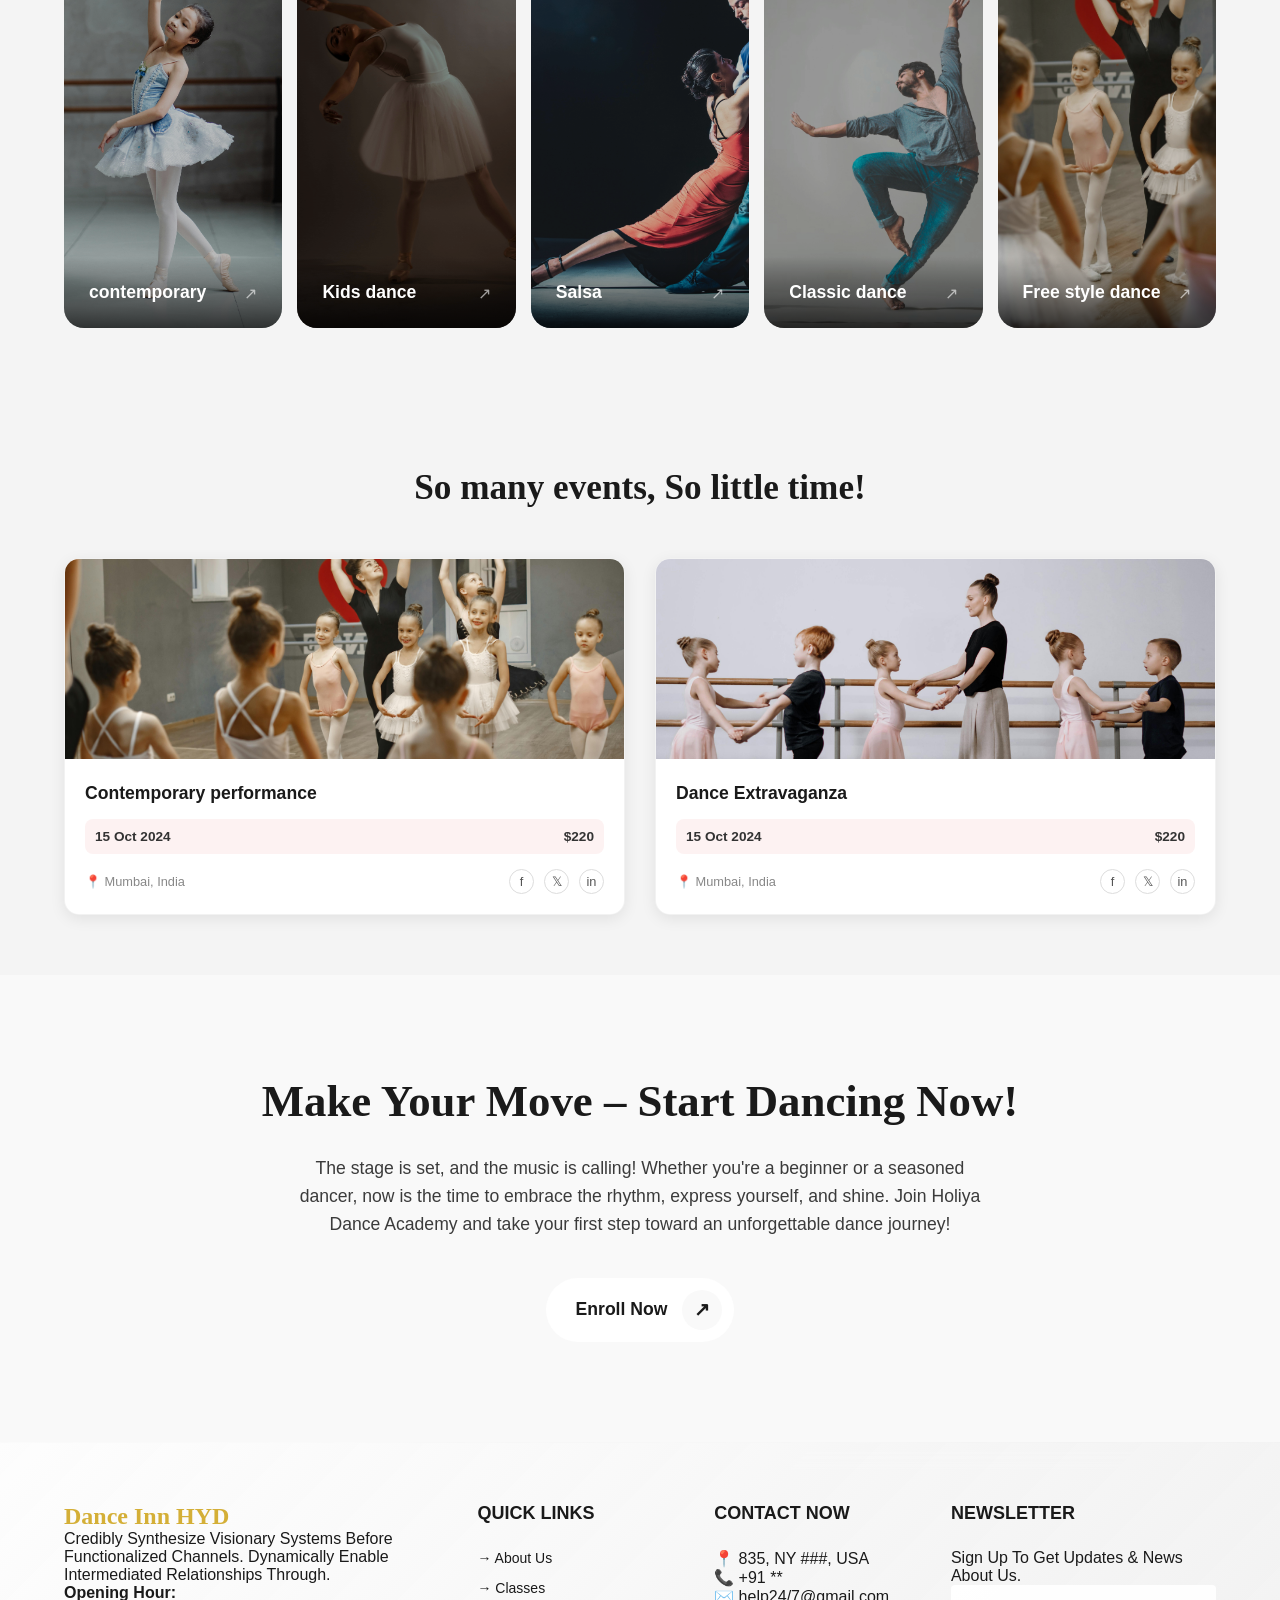
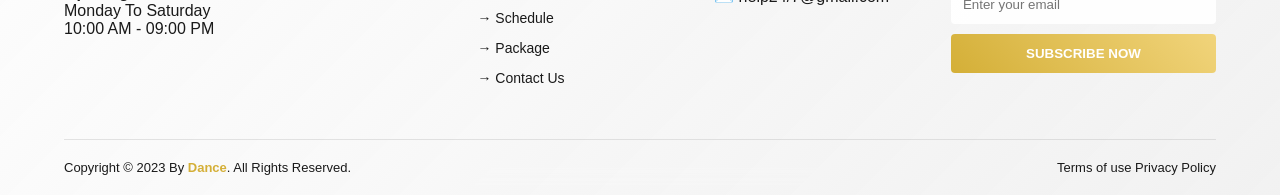
<file: services.html>
<!DOCTYPE html>
<html lang="en">
<head>
    <meta charset="UTF-8">
    <meta name="viewport" content="width=device-width, initial-scale=1.0">
    <title>Dance - Glassmorphism Header</title>
    <link rel="stylesheet" href="service.css">
</head>
<body>
    <nav class="navbar sticky">
        <div class="logo">
            <span class="logo-main">Dance</span>
            <span class="logo-sub">IN HYD</span>
        </div>

        <div class="menu-toggle" id="mobile-menu">
            <span></span><span></span><span></span>
        </div>

        <div class="nav-container">
            <ul class="nav-links">
                <li class="dropdown">
                <a href="index.html" class="drop-btn">HOME <span class="arrow">▼</span></a>
                <ul class="dropdown-content">
                    <li><a href="home1.html">HOME 1</a></li>
                </ul>
            </li>
                <li><a href="about.html">ABOUT </a></li>
                
                 
                <li class="dropdown">
                <a href="services.html" class="drop-btn">SERVICE<span class="arrow">▼</span></a>
                <ul class="dropdown-content">
                    <li><a href="servicedetail.html">SERVICE DETAILS</a></li>
                   
                </ul>
            </li>
                <li><a href="blog.html">BLOG</a></li>
                <li><a href="contact.html">CONTACT</a></li>
            </ul>

            <div class="nav-actions">
                <button id="theme-toggle" aria-label="Toggle Theme">
                    <span class="mode-icon">🌙</span>
                </button>
                <a href="register.html" class="register-btn">REGISTER</a>
                <a href="dashboard.html" class="register-btn">ADMIN</a>
            </div>
        </div>
    </nav>

    <section class="hero-section1">
  <div class="hero-content">
  <!-- The content here will now slide up smoothly on load -->
  <h4 class="hero-title">NEVER TOO <br> LATE TO <br> START  DANCE </h4>
  <p class="hero-description">
    Tap dance studio is where anyone can master American tap dance. We blend 
    traditional techniques with modern trends...
  </p>
  <div class="btn-wrapper">
     <a href="#" class="btn-book">BOOK A CLASS</a>
  </div>
</div>

  <div class="hero-image1">
    <!-- Replace with your actual image path -->
    <img src="ex img.jpg" alt="Tap Dancing Shoes">
  </div>
</section>


<section class="advantages-section">
  <div class="container">
    <h2 class="section-heading">ADVANTAGES</h2>
    
    <div class="advantages-grid">
      <!-- 01 -->
      <div class="advantage-item">
        <span class="advantage-number">01</span>
        <div class="advantage-text">
          <h3>Broadway-level</h3>
          <p>We teach stage-worthy tap, like in "Tap Dogs" or "42nd Street".</p>
        </div>
      </div>

      <!-- 02 -->
      <div class="advantage-item">
        <span class="advantage-number">02</span>
        <div class="advantage-text">
          <h3>Tailored classes</h3>
          <p>Groups for all levels—kids to adults, beginners to advanced.</p>
        </div>
      </div>

      <!-- 03 -->
      <div class="advantage-item">
        <span class="advantage-number">03</span>
        <div class="advantage-text">
          <h3>Live music sessions</h3>
          <p>Drum/jazz accompaniments to hone rhythm skills.</p>
        </div>
      </div>

      <!-- 04 -->
      <div class="advantage-item">
        <span class="advantage-number">04</span>
        <div class="advantage-text">
          <h3>Professional instructors</h3>
          <p>Learn from professional dancers who've performed on international stages.</p>
        </div>
      </div>

      <!-- 05 -->
      <div class="advantage-item">
        <span class="advantage-number">05</span>
        <div class="advantage-text">
          <h3>Performance opportunities</h3>
          <p>Annual recitals and competition prep.</p>
        </div>
      </div>

      <!-- 06 -->
      <div class="advantage-item">
        <span class="advantage-number">06</span>
        <div class="advantage-text">
          <h3>Supportive tap community</h3>
          <p>You'll train with passionate dancers who celebrate every progress together.</p>
        </div>
      </div>
    </div>
  </div>
</section>


<section class="services-section">
  <div class="services-header">
    <div class="header-left">
      <h2>What we can do <br> for you</h2>
    </div>
    <div class="header-right">
      <p>Elevate your  dance movement.</p>
      <a href="servicedetail.html" class="btn-see-services">See our services <span class="arrow-circle">↗</span></a>
    </div>
  </div>

  <div class="services-grid">
    <!-- Card 1 -->
    <div class="service-card reveal">
      <img src="service 1.jpg" alt="Design">
      <div class="card-content">
        <h3> contemporary </h3>
        <span class="card-arrow">↗</span>
      </div>
    </div>

    <!-- Card 2 -->
    <div class="service-card reveal">
      <img src="service2.jpg" alt="Repair">
      <div class="card-content">
        <h3>Kids dance</h3>
        <span class="card-arrow">↗</span>
      </div>
    </div>

    <!-- Card 3 -->
    <div class="service-card reveal">
      <img src="service 3.jpg" alt="Installation">
      <div class="card-content">
        <h3>Salsa</h3>
        <span class="card-arrow">↗</span>
      </div>
    </div>

    <!-- Card 4 -->
    <div class="service-card reveal">
      <img src="service4.jpg" alt="Staining">
      <div class="card-content">
        <h3>Classic dance</h3>
        <span class="card-arrow">↗</span>
      </div>
    </div>

    <!-- Card 5 -->
    <div class="service-card reveal">
      <img src="service p.jpg" alt="Maintenance">
      <div class="card-content">
        <h3>Free style  dance</h3>
        <span class="card-arrow">↗</span>
      </div>
    </div>
  </div>
</section>


<section class="events-section">
  <div class="container">
    <h2 class="events-main-title">So many events, So little time!</h2>

    <div class="events-grid">
      <!-- Event Card 1 -->
      <div class="event-card reveal">
        <div class="event-img">
          <img src="service p.jpg" alt="Contemporary performance">
        </div>
        <div class="event-info">
          <h3>Contemporary performance</h3>
          <div class="event-meta">
            <span class="date">15 Oct 2024</span>
            <span class="price">$220</span>
          </div>
          <div class="event-footer">
            <span class="location">📍 Mumbai, India</span>
            <div class="social-icons">
              <a href="#">f</a>
              <a href="#">𝕏</a>
              <a href="#">in</a>
            </div>
          </div>
        </div>
      </div>

      <!-- Repeat for other cards (Contemporary, Folk Fusion, Bharatanatyam, etc.) -->
      <!-- Card 2 example -->
      <div class="event-card reveal">
        <div class="event-img">
          <img src="mix.jpg" alt="Dance Extravaganza">
        </div>
        <div class="event-info">
          <h3>Dance Extravaganza</h3>
          <div class="event-meta">
            <span class="date">15 Oct 2024</span>
            <span class="price">$220</span>
          </div>
          <div class="event-footer">
            <span class="location">📍 Mumbai, India</span>
            <div class="social-icons">
              <a href="#">f</a>
              <a href="#">𝕏</a>
              <a href="#">in</a>
            </div>
          </div>
        </div>
      </div>
      
      <!-- Add more cards as needed -->
    </div>
  </div>
</section>

<section class="cta-section">
  <div class="container cta-container">
    <h2 class="cta-title">Make Your Move – Start Dancing Now!</h2>
    <p class="cta-description">
      The stage is set, and the music is calling! Whether you're a beginner or 
      a seasoned dancer, now is the time to embrace the rhythm, express 
      yourself, and shine. Join Holiya Dance Academy and take your first step 
      toward an unforgettable dance journey!
    </p>
    
    <a href="#" class="btn-enroll">
      Enroll Now 
      <span class="icon-circle">↗</span>
    </a>
  </div>
</section>











































    <footer class="main-footer">
    <div class="footer-container">
        <!-- Brand Section -->
        <div class="footer-column brand-col">
            <div class="logo">
                <span class="logo-main">Dance Inn HYD</span>
            </div>
            <p class="description">Credibly Synthesize Visionary Systems Before Functionalized Channels. Dynamically Enable Intermediated Relationships Through.</p>
            <div class="opening-hours">
                <div>
                    <strong>Opening Hour:</strong>
                    <p>Monday To Saturday<br>10:00 AM - 09:00 PM</p>
                </div>
               
            </div>
        </div>

        <!-- Quick Links -->
        <div class="footer-column">
            <h3>QUICK LINKS</h3>
            <ul class="footer-links">
                <li><a href="#">→ About Us</a></li>
                <li><a href="#">→ Classes</a></li>
                <li><a href="#">→ Schedule</a></li>
                <li><a href="#">→ Package</a></li>
                <li><a href="#">→ Contact Us</a></li>
            </ul>
        </div>

        <!-- Contact Info -->
        <div class="footer-column">
            <h3>CONTACT NOW</h3>
            <div class="contact-info">
                <p>📍 835, NY ###, USA</p>
                <p>📞 +91 **</p>
                <p>✉️ help24/7@gmail.com</p>
            </div>
        </div>

        <!-- Newsletter -->
        <div class="footer-column">
            <h3>NEWSLETTER</h3>
            <p>Sign Up To Get Updates & News About Us.</p>
            <form class="newsletter-form">
                <input type="email" placeholder="Enter your email">
                <button type="submit" class="btn-gradient">SUBSCRIBE NOW</button>
            </form>
        </div>
    </div>

    <!-- Bottom Bar -->
    <div class="footer-bottom">
        <p>Copyright © 2023 By <span class="accent">Dance</span>. All Rights Reserved.</p>
        <div class="bottom-links">
            <a >Terms of use</a>
            <a >Privacy Policy</a>
        </div>
    </div>
</footer>

    <script src="script.js"></script>
</body>
</html>
</file>
<file: index.css>
:root {
    --bg-body: #f4f4f4;
    --nav-gradient: linear-gradient(135deg, rgba(255, 255, 255, 0.8) 0%, rgba(240, 240, 240, 0.7) 100%);
    --btn-gradient: linear-gradient(45deg, #d4af37 0%, #f1d47b 100%);
    --text-color: #1a1a1a;
    --accent-color: #d4af37;
    --nav-height: 80px;
}

[data-theme="dark"] {
    --bg-body: #121212;
    --nav-gradient: linear-gradient(135deg, rgba(26, 26, 26, 0.8) 0%, rgba(0, 0, 0, 0.7) 100%);
    --btn-gradient: linear-gradient(45deg, #b8860b 0%, #d4af37 100%);
    --text-color: #ffffff;
    --accent-color: #ffd700;
}

* { margin: 0; padding: 0; box-sizing: border-box; }
body { font-family: 'Arial', sans-serif; background: var(--bg-body); transition: background 0.4s; }

/* Sticky Glass Navbar */
.navbar {
    position: fixed;
    top: 0; width: 100%; z-index: 1000;
    display: flex; justify-content: space-between; align-items: center;
    padding: 0 5%; height: var(--nav-height);
    background: var(--nav-gradient);
    backdrop-filter: blur(15px); /* The Glass Effect */
    -webkit-backdrop-filter: blur(15px);
    border-bottom: 1px solid rgba(255, 255, 255, 0.1);
    color: var(--text-color);
    transition: all 0.4s ease;
}

/* Logo */
.logo { display: flex; flex-direction: column; cursor: pointer; }
.logo-main { color: var(--accent-color); font-size: 24px; font-weight: bold; font-family: 'Brush Script MT', cursive; }
.logo-sub { font-size: 10px; letter-spacing: 2px; }

/* Nav Links & Animated Underline */
.nav-container { display: flex; align-items: center; gap: 30px; }
.nav-links { display: flex; list-style: none; gap: 25px; }
.nav-links a { 
    text-decoration: none; color: inherit; font-size: 13px; font-weight: bold; 
    position: relative; padding-bottom: 5px; transition: color 0.3s;
}
.nav-links a::after {
    content: ''; position: absolute; width: 100%; height: 2px;
    bottom: 0; left: 0; background: var(--btn-gradient);
    transform: scaleX(0); transform-origin: right; transition: transform 0.3s ease;
}
.nav-links a:hover::after { transform: scaleX(1); transform-origin: left; }
/* --- DROPDOWN LOGIC --- */
.dropdown { position: relative; }
.dropdown-content {
    display: none; position: absolute; top: 100%; left: 0;
    background: #222; min-width: 160px; padding: 10px 0;
    box-shadow: 0 8px 16px rgba(0,0,0,0.5); border-radius: 4px;
}
.dropdown-content li { width: 100%; }
.dropdown-content a { padding: 10px 20px; display: block; }
.dropdown:hover .dropdown-content { display: block; }
.arrow { font-size: 0.6rem; vertical-align: middle; }
/* 1. LIGHT MODE (DEFAULT) */
.dropdown-content {
    background-color: #ffffff; /* White background for light mode */
    border: 1px solid #ddd;
}

.dropdown-content a {
    color: #333333; /* Dark text for light mode */
    transition: 0.3s ease;
}

/* 2. DARK MODE OVERRIDES */
[data-theme="dark"] .dropdown-content {
    background-color: #222222; /* Darker grey background */
    border: 1px solid rgba(255, 255, 255, 0.1); /* Subtle border */
    box-shadow: 0 10px 20px rgba(0, 0, 0, 0.5);
}

[data-theme="dark"] .dropdown-content a {
    color: #f1f1f1; /* Off-white text for readability */
}

/* 3. HOVER STATES (STAYS GOLD) */
.dropdown-content a:hover {
    background-color: rgba(212, 175, 55, 0.1); /* Very faint gold highlight */
    color: #d4af37 !important; /* Gold text from your image logo */
}


/* Actions */
.nav-actions { display: flex; align-items: center; gap: 20px; }
#theme-toggle { background: none; border: none; cursor: pointer; font-size: 20px; color: var(--text-color); }
.register-btn { 
    background: var(--btn-gradient); color: white; padding: 10px 25px;
    border-radius: 5px; font-weight: bold; text-decoration: none;
    box-shadow: 0 4px 15px rgba(0,0,0,0.1); transition: transform 0.2s;
}
.register-btn:hover { transform: scale(1.05); }

/* --- BREAKPOINTS --- */

/* Mobile: < 640px */
@media (max-width: 639px) {
    .menu-toggle { display: flex; flex-direction: column; gap: 5px; cursor: pointer; }
    .menu-toggle span { width: 25px; height: 3px; background: var(--text-color); transition: 0.3s; }
    
    .nav-container {
        position: fixed; top: var(--nav-height); left: -100%;
        flex-direction: column; width: 100%; height: calc(100vh - var(--nav-height));
        background: var(--nav-gradient); backdrop-filter: blur(20px);
        padding: 40px; transition: 0.5s;
    }
    .nav-container.active { left: 0; }
    .nav-links { flex-direction: column; align-items: center; gap: 30px; }
}

/* Tablet: 640px - 1024px */
@media (min-width: 640px) and (max-width: 1023px) {
    .nav-links { gap: 15px; font-size: 11px; }
}

/* Desktop: 1024px+ */
@media (min-width: 1024px) {
    .menu-toggle { display: none; }
}

/*footer*/
.footer-socials {
    display: flex;
    gap: 15px;
}

.social-icon {
    width: 40px;
    height: 40px;
    background: rgba(255, 255, 255, 0.05); /* Subtle dark circle */
    color: #fff;
    display: flex;
    align-items: center;
    justify-content: center;
    border-radius: 50%;
    text-decoration: none;
    font-size: 1.1rem;
    transition: all 0.3s ease; /* Smooth transition */
    border: 1px solid rgba(255, 255, 255, 0.1);
}

/* --- ICON HOVER EFFECT --- */
.social-icon:hover {
    background: #d4af37; /* Changes to Gold on hover */
    color: #000; /* Icon turns black for contrast */
    transform: translateY(-5px); /* Lifts icon up */
    box-shadow: 0 10px 20px rgba(212, 175, 55, 0.3); /* Gold glow */
}

/* Legal Link Hover */
.legal-link:hover {
    color: #d4af37;
    text-decoration: underline;
}

/* Footer Base (Dark/Light compatible via variables) */
.main-footer {
    background: var(--nav-gradient);
    backdrop-filter: blur(15px);
    -webkit-backdrop-filter: blur(15px);
    color: var(--text-color);
    padding: 60px 5% 20px;
    border-top: 1px solid rgba(255, 255, 255, 0.1);
}

.footer-container {
    display: grid;
    gap: 40px;
    margin-bottom: 40px;
}

/* Typography & Layout */
.footer-column h3 {
    font-size: 18px;
    margin-bottom: 25px;
    position: relative;
}

.footer-links { list-style: none; }
.footer-links li { margin-bottom: 12px; }
.footer-links a { 
    text-decoration: none; color: inherit; font-size: 14px; 
    transition: color 0.3s;
}
.footer-links a:hover { color: var(--accent-color); }

/* Newsletter Form */
.newsletter-form { display: flex; flex-direction: column; gap: 10px; }
.newsletter-form input {
    padding: 12px;
    border: none;
    border-radius: 4px;
    background: rgba(255, 255, 255, 0.9);
}

.btn-gradient {
    background: var(--btn-gradient);
    color: white; border: none; padding: 12px;
    font-weight: bold; cursor: pointer; border-radius: 4px;
}

/* Bottom Bar */
.footer-bottom {
    display: flex; justify-content: space-between;
    padding-top: 20px; border-top: 1px solid rgba(128, 128, 128, 0.2);
    font-size: 13px;
}
.accent { color: var(--accent-color); font-weight: bold; }

/* --- BREAKPOINTS --- */

/* Mobile: < 640px */
@media (max-width: 639px) {
    .footer-container { grid-template-columns: 1fr; text-align: center; }
    .footer-bottom { flex-direction: column; gap: 10px; text-align: center; }
    .newsletter-form { align-items: stretch; }
}

/* Tablet: 640px - 1024px */
@media (min-width: 640px) {
    .footer-container { grid-template-columns: 1fr 1fr; }
}

/* Desktop: 1024px+ */
@media (min-width: 1024px) {
    .footer-container { grid-template-columns: 2fr 1fr 1fr 1.5fr; }
}

/* Large: > 1280px */
@media (min-width: 1280px) {
    .footer-container { max-width: 1200px; margin-inline: auto; gap: 60px; }
}


.hero-section {
    position: relative;
    height: 80vh; /* Adjust height as needed */
    width: 100%;
    display: flex;
    align-items: center;
    justify-content: center;
    text-align: center;
    overflow: hidden; /* Important for the zoom hover effect */
    background: url('headerimage.jpg.jpg') no-repeat center center/cover;
    transition: transform 0.5s ease;
}

/* Background Zoom Hover Effect */
.hero-section:hover {
    cursor: default;
}

.hero-section::before {
    content: '';
    position: absolute;
    top: 0; left: 0; width: 100%; height: 100%;
    background: rgba(0, 0, 0, 0.5); /* Dark overlay from image */
    z-index: 1;
}

.hero-content {
    position: relative;
    z-index: 2;
    padding: 0 10%;
    transition: transform 0.3s ease;
}

/* Gold Gradient Text */
.hero-title {
    font-size: 3rem;
    font-weight: bold;
    background: var(--btn-gradient);
    -webkit-background-clip: text;
    -webkit-text-fill-color: transparent;
    margin-bottom: 20px;
    filter: drop-shadow(0 2px 4px rgba(0,0,0,0.3));
    transition: filter 0.3s ease, transform 0.3s ease;
}

.hero-subtitle {
    color: #e0e0e0;
    max-width: 800px;
    margin: 0 auto 30px;
    line-height: 1.6;
    letter-spacing: 1px;
    font-size: 0.9rem;
    text-transform: lowercase; /* Matches the image style */
}

/* UI Hover Interactions */
.hero-section:hover .hero-title {
    filter: drop-shadow(0 0 15px rgba(212, 175, 55, 0.6));
    transform: scale(1.02);
}

.hero-section:hover .hero-content {
    transform: translateY(-5px);
}

/* --- BREAKPOINTS --- */

/* Mobile: < 640px */
@media (max-width: 639px) {
    .hero-section { height: 60vh; }
    .hero-title { font-size: 1.8rem; }
    .hero-subtitle { font-size: 0.75rem; padding: 0 5%; }
}

/* Tablet: 640px - 1024px */
@media (min-width: 640px) {
    .hero-title { font-size: 2.5rem; }
}

/* Desktop: 1024px+ */
@media (min-width: 1024px) {
    .hero-title { font-size: 4rem; }
}

/*card section*/
:root {
    /* Light Mode (Default) */
    --selection-bg: #fdfaf5;
    --selection-title: #333333;
    --selection-desc: #666666;
    --btn-purple: linear-gradient(135deg, #a46ca4 0%, #c58fc5 100%);
    --card-gradient: linear-gradient(to top, rgba(0,0,0,0.8) 0%, transparent 100%);
}

[data-theme="dark"] {
    /* Dark Mode Text Flip */
    --selection-bg: #121212;
    --selection-title: #ffffff;
    --selection-desc: #bbbbbb;
}

.class-selection {
    background-color: var(--selection-bg);
    padding: 80px 5%;
    text-align: center;
    transition: background 0.4s ease;
}

.script-title {
    font-family: 'Brush Script MT', cursive;
    font-size: 3.5rem;
    color: var(--selection-title); /* Automatically changes color */
    margin-bottom: 20px;
    transition: color 0.4s ease;
}

.section-desc {
    max-width: 900px;
    margin: 0 auto 50px;
    color: var(--selection-desc); /* Automatically changes color */
    line-height: 1.6;
}

/* Grid & Cards */
.class-grid { display: grid; gap: 30px; }

.class-card {
    position: relative;
    height: 480px;
    border-radius: 8px;
    overflow: hidden;
    box-shadow: 0 10px 30px rgba(0,0,0,0.1);
}

.card-img-box img {
    width: 100%; height: 100%;
    object-fit: cover;
    transition: transform 0.6s cubic-bezier(0.2, 1, 0.3, 1);
}

.card-overlay {
    position: absolute; bottom: 0; left: 0; width: 100%;
    padding: 40px 20px; text-align: left;
    background: var(--card-gradient);
    color: white; /* Always white on dark images */
}

/* --- UI HOVER EFFECTS --- */
.class-card:hover .card-img-box img {
    transform: scale(1.15); /* Zoom effect */
}

.btn-purple {
    display: inline-block;
    padding: 12px 25px;
    background: var(--btn-purple);
    color: white; text-decoration: none;
    font-weight: bold; font-size: 12px;
    border-radius: 4px;
    transition: all 0.3s ease;
}

.btn-purple:hover {
    transform: translateY(-3px);
    filter: brightness(1.1);
    box-shadow: 0 5px 15px rgba(164, 108, 164, 0.4);
}
/* --- Custom Cursor Styles --- */
.custom-cursor {
    position: fixed;
    top: 0; left: 0;
    width: 20px;
    height: 20px;
    background-color: var(--accent-color);
    border-radius: 50%;
    pointer-events: none; /* Crucial: clicks go through it */
    z-index: 9999;
    display: flex;
    align-items: center;
    justify-content: center;
    transition: transform 0.3s cubic-bezier(0.175, 0.885, 0.32, 1.275), 
                background 0.3s ease;
    transform: translate(-50%, -50%) scale(0); /* Hidden by default */
}

.custom-cursor span {
    color: white;
    font-size: 10px;
    font-weight: bold;
    display: none; /* Only show when scaled up */
}

/* Hide default cursor only when over the cards */
.class-card {
    cursor: none !important;
}

/* Transform the cursor when hovering over a card */
.class-card:hover ~ .custom-cursor,
.class-selection:has(.class-card:hover) .custom-cursor {
    transform: translate(-50%, -50%) scale(4); /* Grow 4x */
    background-color: rgba(164, 108, 164, 0.9); /* Purple glass effect */
}

.class-card:hover ~ .custom-cursor span {
    display: block;
}

/* Dark Mode adjustment for Cursor */
[data-theme="dark"] .custom-cursor {
    background-color: var(--accent-gold);
    box-shadow: 0 0 15px rgba(212, 175, 55, 0.4);
}

/* --- MEDIA QUERIES --- */
@media (max-width: 639px) { /* Mobile */
    .class-grid { grid-template-columns: 1fr; }
    .script-title { font-size: 2.5rem; }
}

@media (min-width: 640px) and (max-width: 1023px) { /* Tablet */
    .class-grid { grid-template-columns: repeat(2, 1fr); }
}

@media (min-width: 1024px) { /* Desktop & Large */
    .class-grid { grid-template-columns: repeat(3, 1fr); }
}

/*sec1*/
/* --- THEME SYNC --- */
:root {
    --hero-bg: #ffffff;
    --hero-text: #2d2d2d;
    --hero-desc: #555555;
    --btn-sign-up: linear-gradient(135deg, #a46ca4 0%, #c58fc5 100%);
    --image-mask: linear-gradient(to right, var(--hero-bg) 0%, transparent 40%);
}

[data-theme="dark"] {
    --hero-bg: #121212;
    --hero-text: #ffffff;
    --hero-desc: #bbbbbb;
    --image-mask: linear-gradient(to right, #121212 0%, transparent 40%);
}

/* --- HERO SECTION UI --- */
.hero-studio {
    background-color: var(--hero-bg);
    overflow: hidden;
    padding: 60px 0;
    transition: background 0.4s ease;
}

.hero-container {
    display: flex;
    align-items: center;
    max-width: 1400px;
    margin: 0 auto;
    position: relative;
}

.hero-text-box {
    flex: 1;
    padding: 0 5%;
    z-index: 2;
}

.hero-top-label {
    letter-spacing: 4px;
    font-size: 12px;
    font-weight: bold;
    color: var(--hero-text);
    margin-bottom: 20px;
    opacity: 0.7;
}

.hero-title {
    font-family: 'Brush Script MT', cursive;
    font-size: 4.5rem;
    line-height: 1.1;
    color: var(--hero-text);
    margin-bottom: 30px;
}

.hero-description p {
    color: var(--hero-desc);
    margin-bottom: 20px;
    line-height: 1.7;
    font-size: 1rem;
    max-width: 550px;
}

/* Button UI */
.btn-hero-sign-up {
    display: inline-block;
    padding: 15px 35px;
    background: var(--btn-sign-up);
    color: white;
    text-decoration: none;
    font-weight: bold;
    letter-spacing: 1px;
    border-radius: 4px;
    margin-top: 20px;
    box-shadow: 0 10px 20px rgba(164, 108, 164, 0.2);
    transition: transform 0.3s, box-shadow 0.3s;
}

.btn-hero-sign-up:hover {
    transform: translateY(-3px);
    box-shadow: 0 15px 30px rgba(164, 108, 164, 0.4);
}

/* Image Fade Effect */
.hero-image-box {
    flex: 1;
    position: relative;
    display: flex;
    justify-content: flex-end;
}

.hero-image-box img {
    width: 100%;
    max-height: 600px;
    object-fit: contain;
}

.hero-image-box::before {
    content: '';
    position: absolute;
    top: 0; left: 0; width: 100%; height: 100%;
    background: var(--image-mask);
    z-index: 1;
}

/* --- BREAKPOINTS --- */

/* Mobile: < 640px */
@media (max-width: 639px) {
    .hero-container { flex-direction: column-reverse; }
    .hero-title { font-size: 2.8rem; text-align: center; }
    .hero-text-box { text-align: center; padding-top: 40px; }
    .hero-image-box::before { 
        background: linear-gradient(to top, var(--hero-bg) 10%, transparent 50%); 
    }
}

/* Tablet: 640px - 1024px */
@media (min-width: 640px) and (max-width: 1023px) {
    .hero-title { font-size: 3.5rem; }
}

/* Desktop: 1024px - 1280px */
@media (min-width: 1024px) {
    .hero-text-box { padding-left: 8%; }
}

/*GALLERY*/
/* --- THEME SYNC --- */
:root {
    --gallery-bg: #fdfaf5;
    --gallery-text: #2d2d2d;
    --gallery-gold: #d4af37;
}

[data-theme="dark"] {
    --gallery-bg: #1a1a1a;
    --gallery-text: #ffffff;
    --gallery-gold: #ffd700;
}

/* --- GALLERY SECTION --- */
.dance-gallery {
    background-color: var(--gallery-bg);
    padding: 80px 5%;
    transition: background 0.4s ease;
}

.gallery-header {
    text-align: center;
    margin-bottom: 50px;
}

.gallery-title {
    font-family: 'Brush Script MT', cursive;
    font-size: 3.5rem;
    color: var(--gallery-gold);
    text-shadow: 1px 1px 2px rgba(0,0,0,0.1);
}

/* Grid Layout */
.gallery-grid {
    display: grid;
    gap: 15px;
    grid-template-columns: repeat(4, 1fr);
    grid-auto-rows: 250px;
}

.gallery-item {
    position: relative;
    overflow: hidden;
    border-radius: 4px;
    box-shadow: 0 4px 15px rgba(0,0,0,0.1);
}

.gallery-item img {
    width: 100%;
    height: 100%;
    object-fit: cover;
    transition: transform 0.6s cubic-bezier(0.2, 1, 0.3, 1), filter 0.4s ease;
}

/* Specific Grid Spans to match the image layout */
.gallery-item.tall { grid-row: span 2; }
.gallery-item.wide { grid-column: span 2; }

/* --- UI HOVER EFFECTS --- */
.gallery-item:hover img {
    transform: scale(1.1);
    filter: brightness(1.1);
}

.gallery-item::after {
    content: '';
    position: absolute;
    top: 0; left: 0; width: 100%; height: 100%;
    background: rgba(164, 108, 164, 0.2); /* Soft purple tint on hover */
    opacity: 0;
    transition: opacity 0.3s ease;
}

.gallery-item:hover::after {
    opacity: 1;
}

/* --- BREAKPOINTS --- */

/* Mobile: < 640px */
@media (max-width: 639px) {
    .gallery-grid {
        grid-template-columns: 1fr;
        grid-auto-rows: 300px;
    }
    .gallery-item.tall, .gallery-item.wide { grid-column: span 1; grid-row: span 1; }
    .gallery-title { font-size: 2.2rem; }
}

/* Tablet: 640px - 1024px */
@media (min-width: 640px) and (max-width: 1023px) {
    .gallery-grid {
        grid-template-columns: repeat(2, 1fr);
    }
}

/* Desktop: 1024px+ */
@media (min-width: 1024px) {
    /* Refined layout for larger screens */
    .gallery-grid {
        grid-template-columns: repeat(4, 1fr);
        max-width: 1400px;
        margin: 0 auto;
    }
}
/*sec2*/
/* --- THEME SYNC --- */
:root {
    --intro-bg: #fdfaf5; /* Cream background from image */
    --intro-text: #2d2d2d;
    --intro-sub-text: #555555;
    --purple-grad: linear-gradient(135deg, #a46ca4 0%, #c48ec4 100%);
}

[data-theme="dark"] {
    --intro-bg: #121212;
    --intro-text: #ffffff;
    --intro-sub-text: #bbbbbb;
}

/* --- SECTION STYLES --- */
.skill-levels-intro {
    background-color: var(--intro-bg);
    padding: 80px 5%;
    transition: background 0.4s ease;
}

.intro-container {
    max-width: 800px; /* Constrained width like the image */
    text-align: left;
}

/* Top Label UI */
.top-label {
    display: flex;
    align-items: center;
    gap: 15px;
    margin-bottom: 25px;
}

.top-label .line {
    width: 40px;
    height: 1px;
    background-color: var(--intro-text);
    opacity: 0.5;
}

.top-label p {
    font-size: 11px;
    font-weight: bold;
    letter-spacing: 2px;
    color: var(--intro-text);
}

/* Heading UI */
.script-heading {
    font-family: 'Brush Script MT', cursive;
    font-size: 4.5rem;
    line-height: 1.1;
    color: var(--intro-text);
    margin-bottom: 30px;
    transition: color 0.4s ease;
}

/* Body Text UI */
.intro-body p {
    font-size: 1.1rem;
    line-height: 1.7;
    color: var(--intro-sub-text);
    margin-bottom: 20px;
}

.cta-text {
    font-weight: bold;
    color: var(--intro-text) !important;
}

/* Button UI with Hover Effect */
.btn-sign-up {
    display: inline-block;
    padding: 15px 30px;
    background: var(--purple-grad);
    color: white;
    text-decoration: none;
    font-weight: bold;
    font-size: 13px;
    border-radius: 4px;
    margin-top: 15px;
    box-shadow: 0 4px 15px rgba(164, 108, 164, 0.2);
    transition: transform 0.3s, box-shadow 0.3s;
}

.btn-sign-up:hover {
    transform: translateY(-3px);
    box-shadow: 0 8px 25px rgba(164, 108, 164, 0.4);
}
.cta-text {
    position: relative;
    display: inline-block; /* Required for the underline to match text width */
    font-weight: bold;
    color: var(--intro-text) !important;
    margin-bottom: 30px;
}

/* The Underline UI */
.animate-underline::after {
    content: '';
    position: absolute;
    left: 0;
    bottom: -5px; /* Position slightly below the text */
    width: 0; /* Start at 0 width */
    height: 3px;
    background: var(--purple-grad); /* Matches your signature button gradient */
    border-radius: 2px;
    transition: width 1s cubic-bezier(0.65, 0, 0.35, 1); /* Smooth "drawing" effect */
}

/* State when the line is "drawn" */
.animate-underline.active::after {
    width: 100%;
}

/* Dark Mode adjustment for visibility */
[data-theme="dark"] .animate-underline::after {
    box-shadow: 0 0 8px rgba(196, 142, 196, 0.4);
}


/* --- BREAKPOINTS --- */

/* Mobile: < 640px */
@media (max-width: 639px) {
    .script-heading { font-size: 2.8rem; }
    .top-label p { font-size: 9px; }
    .skill-levels-intro { padding: 60px 8%; }
}

/* Tablet: 640px - 1024px */
@media (min-width: 640px) and (max-width: 1023px) {
    .script-heading { font-size: 3.5rem; }
}

/* Desktop & Large: > 1024px */
@media (min-width: 1024px) {
    .intro-container { padding-left: 5%; }
}
/*sec3*/
/* --- THEME SYNC --- */
:root {
    --card-white: rgba(255, 255, 255, 0.95);
    --card-accent: #f8fcfc;
    --hero-text: #2d2d2d;
    --purple-grad: linear-gradient(135deg, #a46ca4 0%, #c58fc5 100%);
    --sign-up-grad: linear-gradient(135deg, #a46ca4 0%, #f1d4d4 100%);
}

[data-theme="dark"] {
    --card-white: rgba(40, 40, 40, 0.9);
    --card-accent: #2a2a2a;
    --hero-text: #ffffff;
}

/* --- LAYOUT --- */
.feature-layout { padding: 80px 5%; background: var(--bg-body); }

.feature-container {
    display: flex; gap: 60px; max-width: 1300px; margin: 0 auto; align-items: flex-start;
}

/* Info Grid (Left Side) */
.info-grid {
    flex: 1.2; display: grid; grid-template-columns: 1fr 1fr; gap: 20px;
}

.info-card {
    background: var(--card-white); padding: 30px;
    border-radius: 4px; box-shadow: 0 10px 30px rgba(0,0,0,0.05);
    transition: transform 0.3s;
}

.info-card h3 { font-size: 1.5rem; margin-bottom: 15px; color: var(--hero-text); }
.info-card p { font-size: 0.9rem; line-height: 1.6; color: var(--text-sub); }
.accent-card { background: var(--card-accent); }

/* Gradient Sign-up Card */
.gradient-card { 
    background: var(--sign-up-grad); /*color: white*/; 
}
/*.gradient-card h3, .gradient-card p { color: white; }*/

/* Hero Side (Right Side) */
.feature-hero { flex: 1; }
.label-wrapper { display: flex; align-items: center; gap: 10px; margin-bottom: 20px; }
.small-line { width: 30px; height: 1px; background: var(--hero-text); }
.label-wrapper p { font-size: 10px; font-weight: bold; letter-spacing: 2px; }

.script-title-large {
    font-family: 'Brush Script MT', cursive; font-size: 4rem;
    line-height: 1; margin-bottom: 30px; color: var(--hero-text);
}

.hero-body { margin-bottom: 20px; line-height: 1.7; font-size: 1rem; color: var(--text-sub); }

.btn-register {
    display: inline-block; padding: 15px 35px; border-radius: 4px;
    background: var(--purple-grad); color: white; font-weight: bold;
    text-decoration: none; margin-top: 20px;
}
/* --- THEME SYNC --- */
:root {
    --parallax-overlay: rgba(253, 250, 245, 0.85); /* Light overlay */
}

[data-theme="dark"] {
    --parallax-overlay: rgba(18, 18, 18, 0.85); /* Dark overlay */
}

.feature-layout {
    position: relative;
    padding: 100px 5%;
    /* Add your background image here */
    background-image: url('index1img.jpg'); 
    background-size: cover;
    background-position: center;
    background-attachment: fixed; /* Simple fallback for older browsers */
    overflow: hidden;
}

/* Overlay to ensure text readability over the image */
.feature-layout::before {
    content: '';
    position: absolute;
    top: 0; left: 0; width: 100%; height: 100%;
    background: var(--parallax-overlay);
    z-index: 1;
    transition: background 0.4s ease;
}

.feature-container {
    position: relative;
    z-index: 2; /* Sits above the background overlay */
}

/* Premium Glassmorphism for the cards */
.info-card {
    background: var(--card-white);
    backdrop-filter: blur(8px); /* Makes cards feel like they float */
    -webkit-backdrop-filter: blur(8px);
    border: 1px solid rgba(255, 255, 255, 0.1);
}

/* Responsive adjustment: Disable parallax on mobile for performance */
@media (max-width: 639px) {
    .feature-layout {
        background-attachment: scroll;
        padding: 60px 5%;
    }
}

/* --- BREAKPOINTS --- */

/* Mobile: < 640px */
@media (max-width: 639px) {
    .feature-container { flex-direction: column-reverse; }
    .info-grid { grid-template-columns: 1fr; }
    .script-title-large { font-size: 2.8rem; }
}

/* Tablet: 640px - 1024px */
@media (min-width: 640px) and (max-width: 1023px) {
    .feature-container { gap: 30px; }
    .info-card h3 { font-size: 1.2rem; }
}

/* Large: > 1280px */
@media (min-width: 1280px) {
    .feature-container { gap: 80px; }
}
/*sec4*/
/* --- THEME SYNC --- */
:root {
    --mail-bg: #ffffff;
    --mail-text: #2d2d2d;
    --input-border: #cccccc;
    --purple-grad: linear-gradient(135deg, #a46ca4 0%, #c58fc5 100%);
}

[data-theme="dark"] {
    --mail-bg: #1a1a1a;
    --mail-text: #ffffff;
    --input-border: #444444;
}

.mailing-list {
    background-color: var(--mail-bg);
    padding: 80px 5%;
    transition: background 0.4s ease;
}

.mailing-container {
    max-width: 1200px;
    margin: 0 auto;
    display: flex;
    justify-content: space-between;
    align-items: center;
    gap: 40px;
}

/* Left Content */
.mailing-content { flex: 1; }
.label-box { display: flex; align-items: center; gap: 10px; margin-bottom: 15px; }
.small-line { width: 30px; height: 1px; background: var(--mail-text); }
.label-box p { font-size: 10px; font-weight: bold; letter-spacing: 2px; color: var(--mail-text); }

.mailing-content h2 {
    font-size: 2.5rem;
    color: var(--mail-text);
    font-weight: 500;
}

/* Form Box UI */
.mailing-form-wrapper {
    flex: 1;
    max-width: 500px;
    padding: 40px;
    border: 1px solid var(--mail-text); /* Framed box from image */
}

.signup-box { display: flex; flex-direction: column; gap: 15px; }

.signup-box input {
    width: 100%;
    padding: 12px;
    border: 1px solid var(--input-border);
    background: transparent;
    color: var(--mail-text);
    font-size: 14px;
    border-radius: 2px;
}

.btn-signup {
    background: var(--purple-grad);
    color: white;
    border: none;
    padding: 15px;
    font-weight: bold;
    letter-spacing: 1px;
    cursor: pointer;
    transition: transform 0.3s, filter 0.3s;
}

.btn-signup:hover {
    transform: translateY(-2px);
    filter: brightness(1.1);
}

/* --- BREAKPOINTS --- */

/* Mobile: < 640px */
@media (max-width: 639px) {
    .mailing-container { flex-direction: column; text-align: center; }
    .label-box { justify-content: center; }
    .mailing-content h2 { font-size: 1.8rem; }
    .mailing-form-wrapper { width: 100%; padding: 20px; }
}

/* Tablet: 640px - 1024px */
@media (min-width: 640px) and (max-width: 1023px) {
    .mailing-content h2 { font-size: 2rem; }
    .mailing-form-wrapper { padding: 30px; }
}
</file>
<file: about.css>
:root {
    --bg-body: #f4f4f4;
    --nav-gradient: linear-gradient(135deg, rgba(255, 255, 255, 0.8) 0%, rgba(240, 240, 240, 0.7) 100%);
    --btn-gradient: linear-gradient(45deg, #d4af37 0%, #f1d47b 100%);
    --text-color: #1a1a1a;
    --accent-color: #d4af37;
    --nav-height: 80px;
}

[data-theme="dark"] {
    --bg-body: #121212;
    --nav-gradient: linear-gradient(135deg, rgba(26, 26, 26, 0.8) 0%, rgba(0, 0, 0, 0.7) 100%);
    --btn-gradient: linear-gradient(45deg, #b8860b 0%, #d4af37 100%);
    --text-color: #ffffff;
    --accent-color: #ffd700;
}

* { margin: 0; padding: 0; box-sizing: border-box; }
body { font-family: 'Arial', sans-serif; background: var(--bg-body); transition: background 0.4s; }

/* Sticky Glass Navbar */
.navbar {
    position: fixed;
    top: 0; width: 100%; z-index: 1000;
    display: flex; justify-content: space-between; align-items: center;
    padding: 0 5%; height: var(--nav-height);
    background: var(--nav-gradient);
    backdrop-filter: blur(15px); /* The Glass Effect */
    -webkit-backdrop-filter: blur(15px);
    border-bottom: 1px solid rgba(255, 255, 255, 0.1);
    color: var(--text-color);
    transition: all 0.4s ease;
}

/* Logo */
.logo { display: flex; flex-direction: column; cursor: pointer; }
.logo-main { color: var(--accent-color); font-size: 24px; font-weight: bold; font-family: 'Brush Script MT', cursive; }
.logo-sub { font-size: 10px; letter-spacing: 2px; }

/* Nav Links & Animated Underline */
.nav-container { display: flex; align-items: center; gap: 30px; }
.nav-links { display: flex; list-style: none; gap: 25px; }
.nav-links a { 
    text-decoration: none; color: inherit; font-size: 13px; font-weight: bold; 
    position: relative; padding-bottom: 5px; transition: color 0.3s;
}
.nav-links a::after {
    content: ''; position: absolute; width: 100%; height: 2px;
    bottom: 0; left: 0; background: var(--btn-gradient);
    transform: scaleX(0); transform-origin: right; transition: transform 0.3s ease;
}
.nav-links a:hover::after { transform: scaleX(1); transform-origin: left; }
/* --- DROPDOWN LOGIC --- */
.dropdown { position: relative; }
.dropdown-content {
    display: none; position: absolute; top: 100%; left: 0;
    background: #222; min-width: 160px; padding: 10px 0;
    box-shadow: 0 8px 16px rgba(0,0,0,0.5); border-radius: 4px;
}
.dropdown-content li { width: 100%; }
.dropdown-content a { padding: 10px 20px; display: block; }
.dropdown:hover .dropdown-content { display: block; }
.arrow { font-size: 0.6rem; vertical-align: middle; }
/* 1. LIGHT MODE (DEFAULT) */
.dropdown-content {
    background-color: #ffffff; /* White background for light mode */
    border: 1px solid #ddd;
}

.dropdown-content a {
    color: #333333; /* Dark text for light mode */
    transition: 0.3s ease;
}

/* 2. DARK MODE OVERRIDES */
[data-theme="dark"] .dropdown-content {
    background-color: #222222; /* Darker grey background */
    border: 1px solid rgba(255, 255, 255, 0.1); /* Subtle border */
    box-shadow: 0 10px 20px rgba(0, 0, 0, 0.5);
}

[data-theme="dark"] .dropdown-content a {
    color: #f1f1f1; /* Off-white text for readability */
}

/* 3. HOVER STATES (STAYS GOLD) */
.dropdown-content a:hover {
    background-color: rgba(212, 175, 55, 0.1); /* Very faint gold highlight */
    color: #d4af37 !important; /* Gold text from your image logo */
}


/* Actions */
.nav-actions { display: flex; align-items: center; gap: 20px; }
#theme-toggle { background: none; border: none; cursor: pointer; font-size: 20px; color: var(--text-color); }
.register-btn { 
    background: var(--btn-gradient); color: white; padding: 10px 25px;
    border-radius: 5px; font-weight: bold; text-decoration: none;
    box-shadow: 0 4px 15px rgba(0,0,0,0.1); transition: transform 0.2s;
}
.register-btn:hover { transform: scale(1.05); }

/* --- BREAKPOINTS --- */

/* Mobile: < 640px */
@media (max-width: 639px) {
    .menu-toggle { display: flex; flex-direction: column; gap: 5px; cursor: pointer; }
    .menu-toggle span { width: 25px; height: 3px; background: var(--text-color); transition: 0.3s; }
    
    .nav-container {
        position: fixed; top: var(--nav-height); left: -100%;
        flex-direction: column; width: 100%; height: calc(100vh - var(--nav-height));
        background: var(--nav-gradient); backdrop-filter: blur(20px);
        padding: 40px; transition: 0.5s;
    }
    .nav-container.active { left: 0; }
    .nav-links { flex-direction: column; align-items: center; gap: 30px; }
}

/* Tablet: 640px - 1024px */
@media (min-width: 640px) and (max-width: 1023px) {
    .nav-links { gap: 15px; font-size: 11px; }
}

/* Desktop: 1024px+ */
@media (min-width: 1024px) {
    .menu-toggle { display: none; }
}

/*footer*/
.footer-socials {
    display: flex;
    gap: 15px;
}

.social-icon {
    width: 40px;
    height: 40px;
    background: rgba(255, 255, 255, 0.05); /* Subtle dark circle */
    color: #fff;
    display: flex;
    align-items: center;
    justify-content: center;
    border-radius: 50%;
    text-decoration: none;
    font-size: 1.1rem;
    transition: all 0.3s ease; /* Smooth transition */
    border: 1px solid rgba(255, 255, 255, 0.1);
}

/* --- ICON HOVER EFFECT --- */
.social-icon:hover {
    background: #d4af37; /* Changes to Gold on hover */
    color: #000; /* Icon turns black for contrast */
    transform: translateY(-5px); /* Lifts icon up */
    box-shadow: 0 10px 20px rgba(212, 175, 55, 0.3); /* Gold glow */
}

/* Legal Link Hover */
.legal-link:hover {
    color: #d4af37;
    text-decoration: underline;
}

/* Footer Base (Dark/Light compatible via variables) */
.main-footer {
    background: var(--nav-gradient);
    backdrop-filter: blur(15px);
    -webkit-backdrop-filter: blur(15px);
    color: var(--text-color);
    padding: 60px 5% 20px;
    border-top: 1px solid rgba(255, 255, 255, 0.1);
}

.footer-container {
    display: grid;
    gap: 40px;
    margin-bottom: 40px;
}

/* Typography & Layout */
.footer-column h3 {
    font-size: 18px;
    margin-bottom: 25px;
    position: relative;
}

.footer-links { list-style: none; }
.footer-links li { margin-bottom: 12px; }
.footer-links a { 
    text-decoration: none; color: inherit; font-size: 14px; 
    transition: color 0.3s;
}
.footer-links a:hover { color: var(--accent-color); }

/* Newsletter Form */
.newsletter-form { display: flex; flex-direction: column; gap: 10px; }
.newsletter-form input {
    padding: 12px;
    border: none;
    border-radius: 4px;
    background: rgba(255, 255, 255, 0.9);
}

.btn-gradient {
    background: var(--btn-gradient);
    color: white; border: none; padding: 12px;
    font-weight: bold; cursor: pointer; border-radius: 4px;
}

/* Bottom Bar */
.footer-bottom {
    display: flex; justify-content: space-between;
    padding-top: 20px; border-top: 1px solid rgba(128, 128, 128, 0.2);
    font-size: 13px;
}
.accent { color: var(--accent-color); font-weight: bold; }

/* --- BREAKPOINTS --- */

/* Mobile: < 640px */
@media (max-width: 639px) {
    .footer-container { grid-template-columns: 1fr; text-align: center; }
    .footer-bottom { flex-direction: column; gap: 10px; text-align: center; }
    .newsletter-form { align-items: stretch; }
}

/* Tablet: 640px - 1024px */
@media (min-width: 640px) {
    .footer-container { grid-template-columns: 1fr 1fr; }
}

/* Desktop: 1024px+ */
@media (min-width: 1024px) {
    .footer-container { grid-template-columns: 2fr 1fr 1fr 1.5fr; }
}

/* Large: > 1280px */
@media (min-width: 1280px) {
    .footer-container { max-width: 1200px; margin-inline: auto; gap: 60px; }
}



/*about*/
/* --- THEME VARIABLES --- */
:root {
    --bg-color: #ffffff;
    --text-primary: #1a1a1a;
    --text-secondary: #666666;
    --accent-gold: #d4af37;
    --gold-gradient: linear-gradient(135deg, #d4af37 0%, #f1d47b 100%);
    --card-shadow: rgba(0, 0, 0, 0.1);
    --image-gap: #ffffff; /* Fakes the gap between overlapping images */
}

[data-theme="dark"] {
    --bg-color: #121212;
    --text-primary: #ffffff;
    --text-secondary: #bbbbbb;
    --card-shadow: rgba(0, 0, 0, 0.5);
    --image-gap: #121212;
}

/* --- SECTION LAYOUT --- */
.about-studio {
    background-color: var(--bg-color);
    padding: 100px 5%;
    transition: background 0.4s ease;
    overflow: hidden;
}

.about-container {
    max-width: 1300px;
    margin: 0 auto;
    display: flex;
    align-items: center;
    gap: 80px;
}

/* --- IMAGE LAYOUT UI --- */
.about-visuals {
    flex: 1;
    position: relative;
    padding-bottom: 50px;
}

.main-img-wrapper {
    width: 85%;
    border-radius: 15px;
    overflow: hidden;
    box-shadow: 0 20px 40px var(--card-shadow);
}

.img-large { width: 100%; display: block; object-fit: cover; }

.overlay-img-wrapper {
    position: absolute;
    bottom: -30px;
    right: 0;
    width: 60%;
    border-radius: 15px;
    overflow: hidden;
    border: 8px solid var(--image-gap); /* Key for the cutout look */
    box-shadow: 0 15px 30px var(--card-shadow);
    transition: border 0.4s ease;
}

.img-small { width: 100%; display: block; }

.experience-badge {
    position: absolute;
    top: 10px;
    right: 10%;
    background: var(--gold-gradient);
    padding: 25px 20px;
    border-radius: 12px;
    color: white;
    text-align: center;
    box-shadow: 0 10px 20px rgba(212, 175, 55, 0.3);
}

.exp-number { font-size: 3rem; font-weight: 800; line-height: 1; display: block; }
.experience-badge p { font-size: 10px; font-weight: bold; letter-spacing: 1px; }

/* --- CONTENT UI --- */
.about-text-content { flex: 1.2; }

.label-row { display: flex; align-items: center; gap: 15px; margin-bottom: 10px; }
.script-label { font-family: 'Brush Script MT', cursive; font-size: 2rem; color: var(--accent-gold); }
.gold-line { width: 60px; height: 2px; background: var(--gold-gradient); }

.about-title {
    font-size: 3.2rem;
    color: var(--text-primary);
    line-height: 1.1;
    margin-bottom: 30px;
}

.about-description {
    color: var(--text-secondary);
    line-height: 1.7;
    margin-bottom: 40px;
}

/* Feature Grid */
.about-features {
    display: grid;
    grid-template-columns: 1fr 1fr;
    gap: 20px;
    list-style: none;
    margin-bottom: 50px;
}

.about-features li {
    display: flex;
    align-items: center;
    gap: 12px;
    color: var(--text-secondary);
    font-size: 14px;
    font-weight: 600;
}

.check {
    width: 24px;
    height: 24px;
    border: 1.5px solid var(--accent-gold);
    color: var(--accent-gold);
    border-radius: 50%;
    display: flex;
    align-items: center;
    justify-content: center;
    font-size: 10px;
}

.btn-learn-more {
    display: inline-block;
    padding: 16px 40px;
    background: var(--gold-gradient);
    color: white;
    text-decoration: none;
    font-weight: bold;
    border-radius: 4px;
    transition: transform 0.3s ease;
}

.btn-learn-more:hover {
    transform: translateY(-3px);
    box-shadow: 0 8px 20px rgba(212, 175, 55, 0.4);
}

/* --- BREAKPOINTS --- */

/* Mobile: < 640px */
@media (max-width: 639px) {
    .about-container { flex-direction: column; gap: 80px; text-align: center; }
    .about-visuals { width: 100%; }
    .about-features { grid-template-columns: 1fr; text-align: left; }
    .about-title { font-size: 2.2rem; }
    .overlay-img-wrapper { bottom: -20px; }
    .label-row { justify-content: center; }
}

/* Tablet: 640px - 1024px */
@media (min-width: 640px) and (max-width: 1023px) {
    .about-container { gap: 40px; }
    .about-title { font-size: 2.5rem; }
}

/* Large: > 1280px */
@media (min-width: 1280px) {
    .about-container { gap: 100px; }
}
/*sec3*/
/* --- THEME SYNC --- */
:root {
    --who-bg: #ffffff;
    --who-text: #1a1a1a;
    --who-desc: #444444;
    --img-card-shadow: rgba(0, 0, 0, 0.1);
}

[data-theme="dark"] {
    --who-bg: #121212;
    --who-text: #ffffff;
    --who-desc: #bbbbbb;
    --img-card-shadow: rgba(0, 0, 0, 0.5);
}

/* --- SECTION UI --- */
.who-we-are {
    background-color: var(--who-bg);
    padding: 80px 5%;
    transition: background 0.4s ease;
}

.who-container {
    max-width: 1200px;
    margin: 0 auto;
    display: flex;
    align-items: center;
    gap: 60px; /* Space between image and text */
}

/* Image Card UI */
.who-visual {
    flex: 1;
}

.image-card {
    background: #fff;
    padding: 10px; /* The white border around the image */
    border-radius: 15px;
    box-shadow: 0 15px 40px var(--img-card-shadow);
    transition: transform 0.3s ease;
}

.image-card img {
    width: 100%;
    display: block;
    border-radius: 10px; /* Inner rounding */
    object-fit: cover;
}

/* Content UI */
.who-text-content {
    flex: 1;
}

.who-title {
    font-size: 3rem;
    font-weight: bold;
    color: var(--who-text);
    margin-bottom: 30px;
    letter-spacing: -1px;
}

.who-description p {
    font-size: 1.05rem;
    line-height: 1.8;
    color: var(--who-desc);
    margin-bottom: 20px;
}

/* --- BREAKPOINTS --- */

/* Mobile: < 640px */
@media (max-width: 639px) {
    .who-container { flex-direction: column; text-align: center; gap: 40px; }
    .who-title { font-size: 2.2rem; }
    .who-description p { font-size: 0.95rem; }
}

/* Tablet: 640px - 1024px */
@media (min-width: 640px) and (max-width: 1023px) {
    .who-container { gap: 30px; }
    .who-title { font-size: 2.5rem; }
}

/* Large Desktop: > 1280px */
@media (min-width: 1280px) {
    .who-container { gap: 100px; }
}

/*sec*/
/* --- THEME SYNC --- */
:root {
    --provide-bg: #fdfaf5; /* Off-white background */
    --provide-text: #1a1a1a;
    --provide-sub: #444444;
    --orange-grad: linear-gradient(135deg, #f2a879 0%, #eb8c54 100%);
    --card-shadow: rgba(0, 0, 0, 0.1);
}

[data-theme="dark"] {
    --provide-bg: #121212;
    --provide-text: #ffffff;
    --provide-sub: #bbbbbb;
    --card-shadow: rgba(0, 0, 0, 0.5);
}

.provide-section {
    background-color: var(--provide-bg);
    padding: 100px 5%;
    transition: background 0.4s ease;
}

.provide-container {
    max-width: 1200px;
    margin: 0 auto;
    display: flex;
    align-items: center;
    gap: 60px;
}

/* Text UI */
.provide-text { flex: 1; text-align: left; }

.section-title {
    font-size: 3.5rem;
    font-weight: 700;
    color: var(--provide-text);
    margin-bottom: 30px;
    letter-spacing: -1px;
}

.section-description p {
    font-size: 1.1rem;
    line-height: 1.8;
    color: var(--provide-sub);
    margin-bottom: 40px;
    max-width: 550px;
}

/* Button UI */
.btn-courses {
    display: inline-block;
    padding: 18px 45px;
    background: var(--orange-grad);
    color: white;
    text-decoration: none;
    font-weight: bold;
    border-radius: 50px; /* Fully rounded like the image */
    box-shadow: 0 10px 20px rgba(242, 168, 121, 0.3);
    transition: transform 0.3s, box-shadow 0.3s;
}

.btn-courses:hover {
    transform: translateY(-3px);
    box-shadow: 0 15px 30px rgba(242, 168, 121, 0.5);
}

/* Visual Card UI */
.provide-visual { flex: 1; display: flex; justify-content: center; }

.visual-card {
    position: relative;
    width: 400px;
    height: 500px;
    background: #222; /* Dark panel from image */
    border-radius: 15px;
    display: flex;
    align-items: center;
    justify-content: center;
    box-shadow: 0 20px 40px var(--card-shadow);
}

.circle-feature {
    width: 250px;
    height: 250px;
    border-radius: 50%;
    border: 8px solid #fff;
    overflow: hidden;
    z-index: 2;
    background: #fff;
}

.circle-feature img { width: 100%; height: 100%; object-fit: contain; }

/* Decorative Wooden Pegs */
.peg {
    position: absolute;
    width: 40px;
    height: 40px;
    background: #c4a484; /* Wood color */
    border-radius: 50%;
    box-shadow: inset -2px -2px 5px rgba(0,0,0,0.2);
}

.p1 { top: 10%; left: 20%; }
.p2 { top: 10%; right: 20%; }
.p3 { bottom: 10%; left: 20%; }
.p4 { bottom: 10%; right: 20%; }

/* --- BUTTON TO IMAGE INTERACTION --- */

/* Initial state for the image */
.circle-feature img {
    transition: transform 0.6s cubic-bezier(0.34, 1.56, 0.64, 1);
    transform: scale(1);
}

/* Initial state for the circle border */
.circle-feature {
    transition: border-color 0.4s ease, box-shadow 0.4s ease;
    border: 8px solid #ffffff;
}

/* Hover Effect: Triggered when hovering over the ENTIRE text side */
.provide-text:hover ~ .provide-visual .circle-feature img,
.btn-courses:hover ~ .provide-visual .circle-feature img {
    transform: scale(1.15); /* Subtle zoom in */
}

.btn-courses:hover ~ .provide-visual .circle-feature {
    border-color: #f2e479; /* Matches the peach button */
    box-shadow: 0 0 25px rgba(242, 168, 121, 0.4);
}

/* Dark Mode adjustment for the glow */
[data-theme="dark"] .btn-courses:hover ~ .provide-visual .circle-feature {
    box-shadow: 0 0 35px rgba(242, 168, 121, 0.6);
}

/* --- BREAKPOINTS --- */

/* Mobile: < 640px */
@media (max-width: 639px) {
    .provide-container { flex-direction: column; text-align: center; gap: 40px; }
    .provide-text { display: flex; flex-direction: column; align-items: center; }
    .section-title { font-size: 2.5rem; }
    .visual-card { width: 100%; height: 400px; }
    .circle-feature { width: 180px; height: 180px; }
}

/* Tablet: 640px - 1024px */
@media (min-width: 640px) and (max-width: 1023px) {
    .section-title { font-size: 2.8rem; }
    .visual-card { width: 320px; height: 400px; }
}
/*secteam*/
/* --- THEME SYNC --- */
:root {
    --gallery-bg: #fdfaf5;
    --text-main: #333333;
    --text-white: #ffffff;
    --card-radius: 100px; /* pill shape */
}

[data-theme="dark"] {
    --gallery-bg: #121212;
    --text-main: #ffffff;
}

.team-gallery {
    background-color: var(--gallery-bg);
    padding: 100px 5%;
    text-align: center;
}

.gallery-title {
    color: var(--gallery-gold);
    font-size: 2.5rem;
    margin-bottom: 50px;
    font-weight: 800;
}

/* --- FLEX BOX HOVER LOGIC --- */
.team-container {
    display: flex;
    gap: 20px;
    max-width: 1200px;
    margin: 0 auto;
    height: 500px;
}

.team-card {
    position: relative;
    flex: 1; /* All start equal */
    overflow: hidden;
    border-radius: var(--card-radius);
    transition: all 0.6s cubic-bezier(0.25, 1, 0.5, 1);
    cursor: pointer;
}

.team-card img {
    width: 100%;
    height: 100%;
    object-fit: cover;
    transition: transform 0.6s ease;
}

/* --- THE HOVER EFFECT --- */
.team-card:hover, .team-card.expanded {
    flex: 3; /* Expands to 3x the width of others */
    border-radius: 40px; /* Becomes a rounded rectangle */
}

.team-card:hover img {
    transform: scale(1.05);
}

/* Member Info Overlay */
.member-info {
    position: absolute;
    bottom: 40px;
    left: 40px;
    color: white;
    text-align: left;
    opacity: 0;
    transform: translateY(20px);
    transition: all 0.4s ease 0.2s; /* Delays appearance until expanded */
}

.team-card:hover .member-info, .team-card.expanded .member-info {
    opacity: 1;
    transform: translateY(0);
}

.member-info h3 { font-size: 1.8rem; margin-bottom: 5px; }
.member-info p { font-size: 1rem; opacity: 0.8; }

/* --- BREAKPOINTS --- */

/* Mobile: < 640px */
@media (max-width: 639px) {
    .team-container { flex-direction: column; height: auto; }
    .team-card { height: 150px; border-radius: 40px; flex: none; width: 100%; }
    .team-card:hover { height: 350px; }
    .gallery-title { font-size: 1.8rem; }
}

/* Tablet: 640px - 1024px */
@media (min-width: 640px) and (max-width: 1023px) {
    .team-container { height: 400px; gap: 10px; }
    .member-info h3 { font-size: 1.4rem; }
}

/*test*/
:root {
  --card-bg: #ffffff;
  --card-shadow: rgba(0, 0, 0, 0.1);
  --btn-gradient: linear-gradient(45deg, #d4af37 0%, #f1d47b 100%);}

[data-theme="dark"] {
  --card-bg: #1e1e1e;
  --card-shadow: rgba(0, 0, 0, 0.5);
}

.testimonial-grid-section {
  padding: 80px 5%;
  text-align: center;
}

.section-subtitle {
  background: var(--btn-gradient);
  -webkit-background-clip:text;
  -webkit-text-fill-color: transparent;
  font-weight: bold;
  text-transform: uppercase;
  font-size: 0.9rem;font-family: 'Brush Script MT', cursive;
}

.section-title {
  font-size: 2.5rem;
  margin: 10px 0 50px;
  color: var(--text-color); /* Automatically switches colors */
}

.cards-wrapper {
  display: grid;
  grid-template-columns: 1fr; /* Mobile: 1 Column */
  gap: 30px;
  max-width: 1200px;
  margin: 0 auto;
}

/* Card Styling */
.info-card1 {
  background: var(--card-bg);
  padding: 30px;
  border-radius: 20px;
  display: flex;
  flex-direction: column; /* Mobile stack */
  align-items: center;
  gap: 20px;
  box-shadow: 0 10px 30px var(--card-shadow);
  transition: transform 0.3s ease, box-shadow 0.3s ease;
  text-align: left;
}

/* Hover Effect */
.info-card:hover {
  transform: translateY(-10px);
  box-shadow: 0 15px 40px var(--card-shadow);
}

.card-left .user-name { font-size: 1.2rem; margin: 0; color: var(--text-color); }
.card-left .user-role { font-size: 0.8rem; color: #888; }
.card-left .stars { color: #6c5ce7; margin-top: 5px; }

.profile-img {
  width: 120px;
  height: 120px;
  border-radius: 15px;
  object-fit: cover;
  background: #eee;
}

.card-right p {
  font-size: 0.95rem;
  line-height: 1.6;
  color: var(--text-color);
  opacity: 0.8;
}

/* Desktop View Breakpoint */
@media (min-width: 1024px) {
  .cards-wrapper {
    grid-template-columns: 1fr 1fr; /* 2 Columns for Desktop */
  }
  
  .info-card {
    flex-direction: row; /* Horizontal inside card */
    justify-content: space-between;
  }
  
  .card-left { flex: 1; }
  .card-center { flex: 1; text-align: center; }
  .card-right { flex: 2; }
}
.booking-section {
  padding: 60px 10%;
  background: var(--bg-color);
  text-align: left;
}

.form-title {
  font-size: 1.8rem;
  font-weight: 800;
  margin-bottom: 30px;
  color: var(--text-main);
}

.booking-form {
  display: flex;
  flex-direction: column; /* Mobile-first: Stacked */
  gap: 20px;
  align-items: flex-start;
}

.input-group {
  width: 100%;
}

.input-group label {
  display: block;
  font-size: 0.85rem;
  font-weight: bold;
  margin-bottom: 8px;
  color: var(--text-main);
}

.input-group input {
  width: 100%;
  padding: 12px;
  border: 1px solid #ccc;
  border-radius: 4px;
  background: transparent;
  color: var(--text-main);
  font-size: 0.9rem;
}

.form-disclaimer {
  font-size: 0.75rem;
  color: #888;
  margin-top: 20px;
}

/* Button & Hover Effect */
.btn-book-now {
  background-color: #7abcc7; /* Teal color from image */
  color: white;
  border: none;
  padding: 15px 40px;
  border-radius: 50px;
  font-weight: bold;
  cursor: pointer;
  transition: all 0.3s ease;
  width: 100%; /* Mobile full width */
}

.btn-book-now:hover {
  background-color: #69aab5;
  transform: scale(1.02);
  box-shadow: 0 5px 15px rgba(0, 0, 0, 0.1);
}

/* Desktop View (Responsive) */
@media (min-width: 1024px) {
  .booking-form {
    flex-direction: row; /* Horizontal alignment */
    align-items: flex-end;
  }
  
  .input-group {
    flex: 1;
    max-width: 300px;
  }
  
  .btn-book-now {
    width: auto;
    margin-left: 20px;
  }
}
</file>
<file: style.css>
:root {
    --bg-body: #f4f4f4;
    --nav-gradient: linear-gradient(135deg, rgba(255, 255, 255, 0.8) 0%, rgba(240, 240, 240, 0.7) 100%);
    --btn-gradient: linear-gradient(45deg, #d4af37 0%, #f1d47b 100%);
    --text-color: #1a1a1a;
    --accent-color: #d4af37;
    --nav-height: 80px;
}

[data-theme="dark"] {
    --bg-body: #121212;
    --nav-gradient: linear-gradient(135deg, rgba(26, 26, 26, 0.8) 0%, rgba(0, 0, 0, 0.7) 100%);
    --btn-gradient: linear-gradient(45deg, #b8860b 0%, #d4af37 100%);
    --text-color: #ffffff;
    --accent-color: #ffd700;
}

* { margin: 0; padding: 0; box-sizing: border-box; }
body { font-family: 'Arial', sans-serif; background: var(--bg-body); transition: background 0.4s; }

/* Sticky Glass Navbar */
.navbar {
    position: fixed;
    top: 0; width: 100%; z-index: 1000;
    display: flex; justify-content: space-between; align-items: center;
    padding: 0 5%; height: var(--nav-height);
    background: var(--nav-gradient);
    backdrop-filter: blur(15px); /* The Glass Effect */
    -webkit-backdrop-filter: blur(15px);
    border-bottom: 1px solid rgba(255, 255, 255, 0.1);
    color: var(--text-color);
    transition: all 0.4s ease;
}

/* Logo */
.logo { display: flex; flex-direction: column; cursor: pointer; }
.logo-main { color: var(--accent-color); font-size: 24px; font-weight: bold; font-family: 'Brush Script MT', cursive; }
.logo-sub { font-size: 10px; letter-spacing: 2px; }

/* Nav Links & Animated Underline */
.nav-container { display: flex; align-items: center; gap: 30px; }
.nav-links { display: flex; list-style: none; gap: 25px; }
.nav-links a { 
    text-decoration: none; color: inherit; font-size: 13px; font-weight: bold; 
    position: relative; padding-bottom: 5px; transition: color 0.3s;
}
.nav-links a::after {
    content: ''; position: absolute; width: 100%; height: 2px;
    bottom: 0; left: 0; background: var(--btn-gradient);
    transform: scaleX(0); transform-origin: right; transition: transform 0.3s ease;
}
.nav-links a:hover::after { transform: scaleX(1); transform-origin: left; }
/* --- DROPDOWN LOGIC --- */
.dropdown { position: relative; }
.dropdown-content {
    display: none; position: absolute; top: 100%; left: 0;
    background: #222; min-width: 160px; padding: 10px 0;
    box-shadow: 0 8px 16px rgba(0,0,0,0.5); border-radius: 4px;
}
.dropdown-content li { width: 100%; }
.dropdown-content a { padding: 10px 20px; display: block; }
.dropdown:hover .dropdown-content { display: block; }
.arrow { font-size: 0.6rem; vertical-align: middle; }
/* 1. LIGHT MODE (DEFAULT) */
.dropdown-content {
    background-color: #ffffff; /* White background for light mode */
    border: 1px solid #ddd;
}

.dropdown-content a {
    color: #333333; /* Dark text for light mode */
    transition: 0.3s ease;
}

/* 2. DARK MODE OVERRIDES */
[data-theme="dark"] .dropdown-content {
    background-color: #222222; /* Darker grey background */
    border: 1px solid rgba(255, 255, 255, 0.1); /* Subtle border */
    box-shadow: 0 10px 20px rgba(0, 0, 0, 0.5);
}

[data-theme="dark"] .dropdown-content a {
    color: #f1f1f1; /* Off-white text for readability */
}

/* 3. HOVER STATES (STAYS GOLD) */
.dropdown-content a:hover {
    background-color: rgba(212, 175, 55, 0.1); /* Very faint gold highlight */
    color: #d4af37 !important; /* Gold text from your image logo */
}


/* Actions */
.nav-actions { display: flex; align-items: center; gap: 20px; }
#theme-toggle { background: none; border: none; cursor: pointer; font-size: 20px; color: var(--text-color); }
.register-btn { 
    background: var(--btn-gradient); color: white; padding: 10px 25px;
    border-radius: 5px; font-weight: bold; text-decoration: none;
    box-shadow: 0 4px 15px rgba(0,0,0,0.1); transition: transform 0.2s;
}
.register-btn:hover { transform: scale(1.05); }

/* --- BREAKPOINTS --- */

/* Mobile: < 640px */
@media (max-width: 639px) {
    .menu-toggle { display: flex; flex-direction: column; gap: 5px; cursor: pointer; }
    .menu-toggle span { width: 25px; height: 3px; background: var(--text-color); transition: 0.3s; }
    
    .nav-container {
        position: fixed; top: var(--nav-height); left: -100%;
        flex-direction: column; width: 100%; height: calc(100vh - var(--nav-height));
        background: var(--nav-gradient); backdrop-filter: blur(20px);
        padding: 40px; transition: 0.5s;
    }
    .nav-container.active { left: 0; }
    .nav-links { flex-direction: column; align-items: center; gap: 30px; }
}

/* Tablet: 640px - 1024px */
@media (min-width: 640px) and (max-width: 1023px) {
    .nav-links { gap: 15px; font-size: 11px; }
}

/* Desktop: 1024px+ */
@media (min-width: 1024px) {
    .menu-toggle { display: none; }
}

/*footer*/
.footer-socials {
    display: flex;
    gap: 15px;
}

.social-icon {
    width: 40px;
    height: 40px;
    background: rgba(255, 255, 255, 0.05); /* Subtle dark circle */
    color: #fff;
    display: flex;
    align-items: center;
    justify-content: center;
    border-radius: 50%;
    text-decoration: none;
    font-size: 1.1rem;
    transition: all 0.3s ease; /* Smooth transition */
    border: 1px solid rgba(255, 255, 255, 0.1);
}

/* --- ICON HOVER EFFECT --- */
.social-icon:hover {
    background: #d4af37; /* Changes to Gold on hover */
    color: #000; /* Icon turns black for contrast */
    transform: translateY(-5px); /* Lifts icon up */
    box-shadow: 0 10px 20px rgba(212, 175, 55, 0.3); /* Gold glow */
}

/* Legal Link Hover */
.legal-link:hover {
    color: #d4af37;
    text-decoration: underline;
}

/* Footer Base (Dark/Light compatible via variables) */
.main-footer {
    background: var(--nav-gradient);
    backdrop-filter: blur(15px);
    -webkit-backdrop-filter: blur(15px);
    color: var(--text-color);
    padding: 60px 5% 20px;
    border-top: 1px solid rgba(255, 255, 255, 0.1);
}

.footer-container {
    display: grid;
    gap: 40px;
    margin-bottom: 40px;
}

/* Typography & Layout */
.footer-column h3 {
    font-size: 18px;
    margin-bottom: 25px;
    position: relative;
}

.footer-links { list-style: none; }
.footer-links li { margin-bottom: 12px; }
.footer-links a { 
    text-decoration: none; color: inherit; font-size: 14px; 
    transition: color 0.3s;
}
.footer-links a:hover { color: var(--accent-color); }

/* Newsletter Form */
.newsletter-form { display: flex; flex-direction: column; gap: 10px; }
.newsletter-form input {
    padding: 12px;
    border: none;
    border-radius: 4px;
    background: rgba(255, 255, 255, 0.9);
}

.btn-gradient {
    background: var(--btn-gradient);
    color: white; border: none; padding: 12px;
    font-weight: bold; cursor: pointer; border-radius: 4px;
}

/* Bottom Bar */
.footer-bottom {
    display: flex; justify-content: space-between;
    padding-top: 20px; border-top: 1px solid rgba(128, 128, 128, 0.2);
    font-size: 13px;
}
.accent { color: var(--accent-color); font-weight: bold; }

/* --- BREAKPOINTS --- */

/* Mobile: < 640px */
@media (max-width: 639px) {
    .footer-container { grid-template-columns: 1fr; text-align: center; }
    .footer-bottom { flex-direction: column; gap: 10px; text-align: center; }
    .newsletter-form { align-items: stretch; }
}

/* Tablet: 640px - 1024px */
@media (min-width: 640px) {
    .footer-container { grid-template-columns: 1fr 1fr; }
}

/* Desktop: 1024px+ */
@media (min-width: 1024px) {
    .footer-container { grid-template-columns: 2fr 1fr 1fr 1.5fr; }
}

/* Large: > 1280px */
@media (min-width: 1280px) {
    .footer-container { max-width: 1200px; margin-inline: auto; gap: 60px; }
}


.hero-section {
    position: relative;
    height: 80vh; /* Adjust height as needed */
    width: 100%;
    display: flex;
    align-items: center;
    justify-content: center;
    text-align: center;
    overflow: hidden; /* Important for the zoom hover effect */
    background: url('images/headerimage.jpg.jpg') no-repeat center center/cover;
    transition: transform 0.5s ease;
}

/* Background Zoom Hover Effect */
.hero-section:hover {
    cursor: default;
}

.hero-section::before {
    content: '';
    position: absolute;
    top: 0; left: 0; width: 100%; height: 100%;
    background: rgba(0, 0, 0, 0.5); /* Dark overlay from image */
    z-index: 1;
}

.hero-content {
    position: relative;
    z-index: 2;
    padding: 0 10%;
    transition: transform 0.3s ease;
}

/* Gold Gradient Text */
.hero-title {
    font-size: 3rem;
    font-weight: bold;
    background: var(--btn-gradient);
    -webkit-background-clip: text;
    -webkit-text-fill-color: transparent;
    margin-bottom: 20px;
    filter: drop-shadow(0 2px 4px rgba(0,0,0,0.3));
    transition: filter 0.3s ease, transform 0.3s ease;
}

.hero-subtitle {
    color: #e0e0e0;
    max-width: 800px;
    margin: 0 auto 30px;
    line-height: 1.6;
    letter-spacing: 1px;
    font-size: 0.9rem;
    text-transform: lowercase; /* Matches the image style */
}

/* UI Hover Interactions */
.hero-section:hover .hero-title {
    filter: drop-shadow(0 0 15px rgba(212, 175, 55, 0.6));
    transform: scale(1.02);
}

.hero-section:hover .hero-content {
    transform: translateY(-5px);
}

/* --- BREAKPOINTS --- */

/* Mobile: < 640px */
@media (max-width: 639px) {
    .hero-section { height: 60vh; }
    .hero-title { font-size: 1.8rem; }
    .hero-subtitle { font-size: 0.75rem; padding: 0 5%; }
}

/* Tablet: 640px - 1024px */
@media (min-width: 640px) {
    .hero-title { font-size: 2.5rem; }
}

/* Desktop: 1024px+ */
@media (min-width: 1024px) {
    .hero-title { font-size: 4rem; }
}

/*card section*/
:root {
    /* Light Mode (Default) */
    --selection-bg: #fdfaf5;
    --selection-title: #333333;
    --selection-desc: #666666;
    --btn-purple: linear-gradient(135deg, #a46ca4 0%, #c58fc5 100%);
    --card-gradient: linear-gradient(to top, rgba(0,0,0,0.8) 0%, transparent 100%);
}

[data-theme="dark"] {
    /* Dark Mode Text Flip */
    --selection-bg: #121212;
    --selection-title: #ffffff;
    --selection-desc: #bbbbbb;
}

.class-selection {
    background-color: var(--selection-bg);
    padding: 80px 5%;
    text-align: center;
    transition: background 0.4s ease;
}

.script-title {
    font-family: 'Brush Script MT', cursive;
    font-size: 3.5rem;
    color: var(--selection-title); /* Automatically changes color */
    margin-bottom: 20px;
    transition: color 0.4s ease;
}

.section-desc {
    max-width: 900px;
    margin: 0 auto 50px;
    color: var(--selection-desc); /* Automatically changes color */
    line-height: 1.6;
}

/* Grid & Cards */
.class-grid { display: grid; gap: 30px; }

.class-card {
    position: relative;
    height: 480px;
    border-radius: 8px;
    overflow: hidden;
    box-shadow: 0 10px 30px rgba(0,0,0,0.1);
}

.card-img-box img {
    width: 100%; height: 100%;
    object-fit: cover;
    transition: transform 0.6s cubic-bezier(0.2, 1, 0.3, 1);
}

.card-overlay {
    position: absolute; bottom: 0; left: 0; width: 100%;
    padding: 40px 20px; text-align: left;
    background: var(--card-gradient);
    color: white; /* Always white on dark images */
}

/* --- UI HOVER EFFECTS --- */
.class-card:hover .card-img-box img {
    transform: scale(1.15); /* Zoom effect */
}

.btn-purple {
    display: inline-block;
    padding: 12px 25px;
    background: var(--btn-purple);
    color: white; text-decoration: none;
    font-weight: bold; font-size: 12px;
    border-radius: 4px;
    transition: all 0.3s ease;
}

.btn-purple:hover {
    transform: translateY(-3px);
    filter: brightness(1.1);
    box-shadow: 0 5px 15px rgba(164, 108, 164, 0.4);
}
/* --- Custom Cursor Styles --- */
.custom-cursor {
    position: fixed;
    top: 0; left: 0;
    width: 20px;
    height: 20px;
    background-color: var(--accent-color);
    border-radius: 50%;
    pointer-events: none; /* Crucial: clicks go through it */
    z-index: 9999;
    display: flex;
    align-items: center;
    justify-content: center;
    transition: transform 0.3s cubic-bezier(0.175, 0.885, 0.32, 1.275), 
                background 0.3s ease;
    transform: translate(-50%, -50%) scale(0); /* Hidden by default */
}

.custom-cursor span {
    color: white;
    font-size: 10px;
    font-weight: bold;
    display: none; /* Only show when scaled up */
}

/* Hide default cursor only when over the cards */
.class-card {
    cursor: none !important;
}

/* Transform the cursor when hovering over a card */
.class-card:hover ~ .custom-cursor,
.class-selection:has(.class-card:hover) .custom-cursor {
    transform: translate(-50%, -50%) scale(4); /* Grow 4x */
    background-color: rgba(164, 108, 164, 0.9); /* Purple glass effect */
}

.class-card:hover ~ .custom-cursor span {
    display: block;
}

/* Dark Mode adjustment for Cursor */
[data-theme="dark"] .custom-cursor {
    background-color: var(--accent-gold);
    box-shadow: 0 0 15px rgba(212, 175, 55, 0.4);
}

/* --- MEDIA QUERIES --- */
@media (max-width: 639px) { /* Mobile */
    .class-grid { grid-template-columns: 1fr; }
    .script-title { font-size: 2.5rem; }
}

@media (min-width: 640px) and (max-width: 1023px) { /* Tablet */
    .class-grid { grid-template-columns: repeat(2, 1fr); }
}

@media (min-width: 1024px) { /* Desktop & Large */
    .class-grid { grid-template-columns: repeat(3, 1fr); }
}

/*sec1*/
/* --- THEME SYNC --- */
:root {
    --hero-bg: #ffffff;
    --hero-text: #2d2d2d;
    --hero-desc: #555555;
    --btn-sign-up: linear-gradient(135deg, #a46ca4 0%, #c58fc5 100%);
    --image-mask: linear-gradient(to right, var(--hero-bg) 0%, transparent 40%);
}

[data-theme="dark"] {
    --hero-bg: #121212;
    --hero-text: #ffffff;
    --hero-desc: #bbbbbb;
    --image-mask: linear-gradient(to right, #121212 0%, transparent 40%);
}

/* --- HERO SECTION UI --- */
.hero-studio {
    background-color: var(--hero-bg);
    overflow: hidden;
    padding: 60px 0;
    transition: background 0.4s ease;
}

.hero-container {
    display: flex;
    align-items: center;
    max-width: 1400px;
    margin: 0 auto;
    position: relative;
}

.hero-text-box {
    flex: 1;
    padding: 0 5%;
    z-index: 2;
}

.hero-top-label {
    letter-spacing: 4px;
    font-size: 12px;
    font-weight: bold;
    color: var(--hero-text);
    margin-bottom: 20px;
    opacity: 0.7;
}

.hero-title {
    font-family: 'Brush Script MT', cursive;
    font-size: 4.5rem;
    line-height: 1.1;
    color: var(--hero-text);
    margin-bottom: 30px;
}

.hero-description p {
    color: var(--hero-desc);
    margin-bottom: 20px;
    line-height: 1.7;
    font-size: 1rem;
    max-width: 550px;
}

/* Button UI */
.btn-hero-sign-up {
    display: inline-block;
    padding: 15px 35px;
    background: var(--btn-sign-up);
    color: white;
    text-decoration: none;
    font-weight: bold;
    letter-spacing: 1px;
    border-radius: 4px;
    margin-top: 20px;
    box-shadow: 0 10px 20px rgba(164, 108, 164, 0.2);
    transition: transform 0.3s, box-shadow 0.3s;
}

.btn-hero-sign-up:hover {
    transform: translateY(-3px);
    box-shadow: 0 15px 30px rgba(164, 108, 164, 0.4);
}

/* Image Fade Effect */
.hero-image-box {
    flex: 1;
    position: relative;
    display: flex;
    justify-content: flex-end;
}

.hero-image-box img {
    width: 100%;
    max-height: 600px;
    object-fit: contain;
}

.hero-image-box::before {
    content: '';
    position: absolute;
    top: 0; left: 0; width: 100%; height: 100%;
    background: var(--image-mask);
    z-index: 1;
}

/* --- BREAKPOINTS --- */

/* Mobile: < 640px */
@media (max-width: 639px) {
    .hero-container { flex-direction: column-reverse; }
    .hero-title { font-size: 2.8rem; text-align: center; }
    .hero-text-box { text-align: center; padding-top: 40px; }
    .hero-image-box::before { 
        background: linear-gradient(to top, var(--hero-bg) 10%, transparent 50%); 
    }
}

/* Tablet: 640px - 1024px */
@media (min-width: 640px) and (max-width: 1023px) {
    .hero-title { font-size: 3.5rem; }
}

/* Desktop: 1024px - 1280px */
@media (min-width: 1024px) {
    .hero-text-box { padding-left: 8%; }
}

/*GALLERY*/
/* --- THEME SYNC --- */
:root {
    --gallery-bg: #fdfaf5;
    --gallery-text: #2d2d2d;
    --gallery-gold: #d4af37;
}

[data-theme="dark"] {
    --gallery-bg: #1a1a1a;
    --gallery-text: #ffffff;
    --gallery-gold: #ffd700;
}

/* --- GALLERY SECTION --- */
.dance-gallery {
    background-color: var(--gallery-bg);
    padding: 80px 5%;
    transition: background 0.4s ease;
}

.gallery-header {
    text-align: center;
    margin-bottom: 50px;
}

.gallery-title {
    font-family: 'Brush Script MT', cursive;
    font-size: 3.5rem;
    color: var(--gallery-gold);
    text-shadow: 1px 1px 2px rgba(0,0,0,0.1);
}

/* Grid Layout */
.gallery-grid {
    display: grid;
    gap: 15px;
    grid-template-columns: repeat(4, 1fr);
    grid-auto-rows: 250px;
}

.gallery-item {
    position: relative;
    overflow: hidden;
    border-radius: 4px;
    box-shadow: 0 4px 15px rgba(0,0,0,0.1);
}

.gallery-item img {
    width: 100%;
    height: 100%;
    object-fit: cover;
    transition: transform 0.6s cubic-bezier(0.2, 1, 0.3, 1), filter 0.4s ease;
}

/* Specific Grid Spans to match the image layout */
.gallery-item.tall { grid-row: span 2; }
.gallery-item.wide { grid-column: span 2; }

/* --- UI HOVER EFFECTS --- */
.gallery-item:hover img {
    transform: scale(1.1);
    filter: brightness(1.1);
}

.gallery-item::after {
    content: '';
    position: absolute;
    top: 0; left: 0; width: 100%; height: 100%;
    background: rgba(164, 108, 164, 0.2); /* Soft purple tint on hover */
    opacity: 0;
    transition: opacity 0.3s ease;
}

.gallery-item:hover::after {
    opacity: 1;
}

/* --- BREAKPOINTS --- */

/* Mobile: < 640px */
@media (max-width: 639px) {
    .gallery-grid {
        grid-template-columns: 1fr;
        grid-auto-rows: 300px;
    }
    .gallery-item.tall, .gallery-item.wide { grid-column: span 1; grid-row: span 1; }
    .gallery-title { font-size: 2.2rem; }
}

/* Tablet: 640px - 1024px */
@media (min-width: 640px) and (max-width: 1023px) {
    .gallery-grid {
        grid-template-columns: repeat(2, 1fr);
    }
}

/* Desktop: 1024px+ */
@media (min-width: 1024px) {
    /* Refined layout for larger screens */
    .gallery-grid {
        grid-template-columns: repeat(4, 1fr);
        max-width: 1400px;
        margin: 0 auto;
    }
}
/*sec2*/
/* --- THEME SYNC --- */
:root {
    --intro-bg: #fdfaf5; /* Cream background from image */
    --intro-text: #2d2d2d;
    --intro-sub-text: #555555;
    --purple-grad: linear-gradient(135deg, #a46ca4 0%, #c48ec4 100%);
}

[data-theme="dark"] {
    --intro-bg: #121212;
    --intro-text: #ffffff;
    --intro-sub-text: #bbbbbb;
}

/* --- SECTION STYLES --- */
.skill-levels-intro {
    background-color: var(--intro-bg);
    padding: 80px 5%;
    transition: background 0.4s ease;
}

.intro-container {
    max-width: 800px; /* Constrained width like the image */
    text-align: left;
}

/* Top Label UI */
.top-label {
    display: flex;
    align-items: center;
    gap: 15px;
    margin-bottom: 25px;
}

.top-label .line {
    width: 40px;
    height: 1px;
    background-color: var(--intro-text);
    opacity: 0.5;
}

.top-label p {
    font-size: 11px;
    font-weight: bold;
    letter-spacing: 2px;
    color: var(--intro-text);
}

/* Heading UI */
.script-heading {
    font-family: 'Brush Script MT', cursive;
    font-size: 4.5rem;
    line-height: 1.1;
    color: var(--intro-text);
    margin-bottom: 30px;
    transition: color 0.4s ease;
}

/* Body Text UI */
.intro-body p {
    font-size: 1.1rem;
    line-height: 1.7;
    color: var(--intro-sub-text);
    margin-bottom: 20px;
}

.cta-text {
    font-weight: bold;
    color: var(--intro-text) !important;
}

/* Button UI with Hover Effect */
.btn-sign-up {
    display: inline-block;
    padding: 15px 30px;
    background: var(--purple-grad);
    color: white;
    text-decoration: none;
    font-weight: bold;
    font-size: 13px;
    border-radius: 4px;
    margin-top: 15px;
    box-shadow: 0 4px 15px rgba(164, 108, 164, 0.2);
    transition: transform 0.3s, box-shadow 0.3s;
}

.btn-sign-up:hover {
    transform: translateY(-3px);
    box-shadow: 0 8px 25px rgba(164, 108, 164, 0.4);
}
.cta-text {
    position: relative;
    display: inline-block; /* Required for the underline to match text width */
    font-weight: bold;
    color: var(--intro-text) !important;
    margin-bottom: 30px;
}

/* The Underline UI */
.animate-underline::after {
    content: '';
    position: absolute;
    left: 0;
    bottom: -5px; /* Position slightly below the text */
    width: 0; /* Start at 0 width */
    height: 3px;
    background: var(--purple-grad); /* Matches your signature button gradient */
    border-radius: 2px;
    transition: width 1s cubic-bezier(0.65, 0, 0.35, 1); /* Smooth "drawing" effect */
}

/* State when the line is "drawn" */
.animate-underline.active::after {
    width: 100%;
}

/* Dark Mode adjustment for visibility */
[data-theme="dark"] .animate-underline::after {
    box-shadow: 0 0 8px rgba(196, 142, 196, 0.4);
}


/* --- BREAKPOINTS --- */

/* Mobile: < 640px */
@media (max-width: 639px) {
    .script-heading { font-size: 2.8rem; }
    .top-label p { font-size: 9px; }
    .skill-levels-intro { padding: 60px 8%; }
}

/* Tablet: 640px - 1024px */
@media (min-width: 640px) and (max-width: 1023px) {
    .script-heading { font-size: 3.5rem; }
}

/* Desktop & Large: > 1024px */
@media (min-width: 1024px) {
    .intro-container { padding-left: 5%; }
}
/*sec3*/
/* --- THEME SYNC --- */
:root {
    --card-white: rgba(255, 255, 255, 0.95);
    --card-accent: #f8fcfc;
    --hero-text: #2d2d2d;
    --purple-grad: linear-gradient(135deg, #a46ca4 0%, #c58fc5 100%);
    --sign-up-grad: linear-gradient(135deg, #a46ca4 0%, #f1d4d4 100%);
}

[data-theme="dark"] {
    --card-white: rgba(40, 40, 40, 0.9);
    --card-accent: #2a2a2a;
    --hero-text: #ffffff;
}

/* --- LAYOUT --- */
.feature-layout { padding: 80px 5%; background: var(--bg-body); }

.feature-container {
    display: flex; gap: 60px; max-width: 1300px; margin: 0 auto; align-items: flex-start;
}

/* Info Grid (Left Side) */
.info-grid {
    flex: 1.2; display: grid; grid-template-columns: 1fr 1fr; gap: 20px;
}

.info-card {
    background: var(--card-white); padding: 30px;
    border-radius: 4px; box-shadow: 0 10px 30px rgba(0,0,0,0.05);
    transition: transform 0.3s;
}

.info-card h3 { font-size: 1.5rem; margin-bottom: 15px; color: var(--hero-text); }
.info-card p { font-size: 0.9rem; line-height: 1.6; color: var(--text-sub); }
.accent-card { background: var(--card-accent); }

/* Gradient Sign-up Card */
.gradient-card { 
    background: var(--sign-up-grad); /*color: white*/; 
}
/*.gradient-card h3, .gradient-card p { color: white; }*/

/* Hero Side (Right Side) */
.feature-hero { flex: 1; }
.label-wrapper { display: flex; align-items: center; gap: 10px; margin-bottom: 20px; }
.small-line { width: 30px; height: 1px; background: var(--hero-text); }
.label-wrapper p { font-size: 10px; font-weight: bold; letter-spacing: 2px; }

.script-title-large {
    font-family: 'Brush Script MT', cursive; font-size: 4rem;
    line-height: 1; margin-bottom: 30px; color: var(--hero-text);
}

.hero-body { margin-bottom: 20px; line-height: 1.7; font-size: 1rem; color: var(--text-sub); }

.btn-register {
    display: inline-block; padding: 15px 35px; border-radius: 4px;
    background: var(--purple-grad); color: white; font-weight: bold;
    text-decoration: none; margin-top: 20px;
}
/* --- THEME SYNC --- */
:root {
    --parallax-overlay: rgba(253, 250, 245, 0.85); /* Light overlay */
}

[data-theme="dark"] {
    --parallax-overlay: rgba(18, 18, 18, 0.85); /* Dark overlay */
}

.feature-layout {
    position: relative;
    padding: 100px 5%;
    /* Add your background image here */
    background-image: url('images/index1img.jpg'); 
    background-size: cover;
    background-position: center;
    background-attachment: fixed; /* Simple fallback for older browsers */
    overflow: hidden;
}

/* Overlay to ensure text readability over the image */
.feature-layout::before {
    content: '';
    position: absolute;
    top: 0; left: 0; width: 100%; height: 100%;
    background: var(--parallax-overlay);
    z-index: 1;
    transition: background 0.4s ease;
}

.feature-container {
    position: relative;
    z-index: 2; /* Sits above the background overlay */
}

/* Premium Glassmorphism for the cards */
.info-card {
    background: var(--card-white);
    backdrop-filter: blur(8px); /* Makes cards feel like they float */
    -webkit-backdrop-filter: blur(8px);
    border: 1px solid rgba(255, 255, 255, 0.1);
}

/* Responsive adjustment: Disable parallax on mobile for performance */
@media (max-width: 639px) {
    .feature-layout {
        background-attachment: scroll;
        padding: 60px 5%;
    }
}

/* --- BREAKPOINTS --- */

/* Mobile: < 640px */
@media (max-width: 639px) {
    .feature-container { flex-direction: column-reverse; }
    .info-grid { grid-template-columns: 1fr; }
    .script-title-large { font-size: 2.8rem; }
}

/* Tablet: 640px - 1024px */
@media (min-width: 640px) and (max-width: 1023px) {
    .feature-container { gap: 30px; }
    .info-card h3 { font-size: 1.2rem; }
}

/* Large: > 1280px */
@media (min-width: 1280px) {
    .feature-container { gap: 80px; }
}
/*sec4*/
/* --- THEME SYNC --- */
:root {
    --mail-bg: #ffffff;
    --mail-text: #2d2d2d;
    --input-border: #cccccc;
    --purple-grad: linear-gradient(135deg, #a46ca4 0%, #c58fc5 100%);
}

[data-theme="dark"] {
    --mail-bg: #1a1a1a;
    --mail-text: #ffffff;
    --input-border: #444444;
}

.mailing-list {
    background-color: var(--mail-bg);
    padding: 80px 5%;
    transition: background 0.4s ease;
}

.mailing-container {
    max-width: 1200px;
    margin: 0 auto;
    display: flex;
    justify-content: space-between;
    align-items: center;
    gap: 40px;
}

/* Left Content */
.mailing-content { flex: 1; }
.label-box { display: flex; align-items: center; gap: 10px; margin-bottom: 15px; }
.small-line { width: 30px; height: 1px; background: var(--mail-text); }
.label-box p { font-size: 10px; font-weight: bold; letter-spacing: 2px; color: var(--mail-text); }

.mailing-content h2 {
    font-size: 2.5rem;
    color: var(--mail-text);
    font-weight: 500;
}

/* Form Box UI */
.mailing-form-wrapper {
    flex: 1;
    max-width: 500px;
    padding: 40px;
    border: 1px solid var(--mail-text); /* Framed box from image */
}

.signup-box { display: flex; flex-direction: column; gap: 15px; }

.signup-box input {
    width: 100%;
    padding: 12px;
    border: 1px solid var(--input-border);
    background: transparent;
    color: var(--mail-text);
    font-size: 14px;
    border-radius: 2px;
}

.btn-signup {
    background: var(--purple-grad);
    color: white;
    border: none;
    padding: 15px;
    font-weight: bold;
    letter-spacing: 1px;
    cursor: pointer;
    transition: transform 0.3s, filter 0.3s;
}

.btn-signup:hover {
    transform: translateY(-2px);
    filter: brightness(1.1);
}

/* --- BREAKPOINTS --- */

/* Mobile: < 640px */
@media (max-width: 639px) {
    .mailing-container { flex-direction: column; text-align: center; }
    .label-box { justify-content: center; }
    .mailing-content h2 { font-size: 1.8rem; }
    .mailing-form-wrapper { width: 100%; padding: 20px; }
}

/* Tablet: 640px - 1024px */
@media (min-width: 640px) and (max-width: 1023px) {
    .mailing-content h2 { font-size: 2rem; }
    .mailing-form-wrapper { padding: 30px; }
}


/*home1*/
/* --- THEME & UI VARIABLES --- */
:root {
    --gold-text-grad: linear-gradient(135deg, #d4af37 0%, #f1d47b 100%);
    --bg-overlay: linear-gradient(to right, rgba(0, 0, 0, 0.4) 0%, transparent 100%);
    --text-white: #ffffff;
    --text-dark: #2d2d2d;
}

[data-theme="dark"] {
    --text-white: #ffffff; /* Stays white for image readability */
}

/* --- HERO SECTION UI --- */
.hero-image-v2 {
    position: relative;
    width: 100%;
    height: 90vh;
    background: url('images/home1img.jpg') no-repeat center center/cover;
    display: flex;
    align-items: center;
    justify-content: flex-start;
    overflow: hidden;
}

/* Background Overlay for Text Clarity */
.hero-overlay1 {
    position: absolute;
    top: 0; left: 0; width: 100%; height: 100%;
    background: var(--bg-overlay);
    z-index: 1;
}

.hero-body-content {
    position: relative;
    z-index: 2;
    padding: 0 8%;
    max-width: 900px;
}

/* Gradient Script Text */
.hero-script {
    font-family: 'Brush Script MT', cursive;
    font-size: 3.5rem;
    background: var(--gold-text-grad);
    -webkit-background-clip: text;
    -webkit-text-fill-color: transparent;
    margin-bottom: 10px;
}

.hero-main-heading {
    color: var(--text-white);
    font-size: 5rem;
    font-weight: 800;
    line-height: 0.9;
    letter-spacing: -2px;
    margin-bottom: 40px;
}
:root {
    /* --- Light Mode Text Colors --- */
    --color-heading: #1a1a1a;    /* Deep Charcoal */
    --color-body: #444444;       /* Soft Gray */
    --color-nav: #333333;        /* Nav Text */
    
    /* The Gold Script stays gold but we define a "glow" variable */
    --script-glow: rgba(0, 0, 0, 0); 
    --transition-speed: 0.4s;
}

[data-theme="dark"] {
    /* --- Dark Mode Text Colors --- */
    --color-heading: #ffffff;    /* Pure White */
    --color-body: #cccccc;       /* Light Silver */
    --color-nav: #f0f0f0;        /* Light Gray */
    
    /* Add a subtle gold glow for dark mode visibility */
    --script-glow: rgba(212, 175, 55, 0.4);
}

/* --- Applying Colors to Text Elements --- */

.hero-main-heading {
    color: var(--color-heading); /* Changes White <-> Charcoal */
    transition: color var(--transition-speed) ease;
}

.hero-script {
    /* The Gold Gradient remains, but we add the dynamic glow */
    filter: drop-shadow(0 0 8px var(--script-glow));
    transition: filter var(--transition-speed) ease;
}

.nav-links a {
    color: var(--color-nav);
    transition: color var(--transition-speed) ease;
}

/* If you have a description/paragraph below the heading */
.hero-body-text {
    color: var(--color-body);
    transition: color var(--transition-speed) ease;
}

/* Button UI with Modern Hover */
.btn-learn-more {
    color: var(--text-white);
    text-decoration: none;
    font-weight: bold;
    font-size: 14px;
    letter-spacing: 2px;
    padding-bottom: 8px;
    border-bottom: 2px solid var(--text-white);
    transition: all 0.3s ease;
}

.btn-learn-more:hover {
    color: #d4af37;
    border-color: #d4af37;
    padding-left: 10px;
}

/* --- BREAKPOINTS --- */

/* Mobile: < 640px */
@media (max-width: 639px) {
    .hero-image-v2 { height: 70vh; text-align: center; justify-content: center; }
    .hero-body-content { padding: 0 5%; }
    .hero-script { font-size: 2.2rem; }
    .hero-main-heading { font-size: 2.8rem; line-height: 1.1; letter-spacing: -1px; }
}

/* Tablet: 640px - 1024px */
@media (min-width: 640px) and (max-width: 1023px) {
    .hero-main-heading { font-size: 3.8rem; }
}

/* Desktop: 1024px+ */
@media (min-width: 1024px) {
    .hero-main-heading { font-size: 5rem; }
}

/*sec1*/
/* --- THEME SYNC --- */
:root {
    --ballet-bg: #f9f9f9;
    --card-shadow: rgba(0, 0, 0, 0.05);
    --info-box-bg: rgba(255, 255, 255, 0.95);
    --info-box-text: #2d2d2d;
    --gold-grad: linear-gradient(135deg, #d4af37 0%, #f1d47b 100%);
}

[data-theme="dark"] {
    --ballet-bg: #121212;
    --card-shadow: rgba(0, 0, 0, 0.4);
    --info-box-bg: rgba(30, 30, 30, 0.9);
    --info-box-text: #ffffff;
}

/* --- SECTION STYLES --- */
.ballet-classes {
    background-color: var(--ballet-bg);
    padding: 100px 5%;
    transition: background 0.4s ease;
}

.section-header {
    text-align: center;
    margin-bottom: 60px;
}

.label-box {
    display: flex;
    align-items: center;
    justify-content: center;
    gap: 15px;
    margin-bottom: 10px;
}

.script-label {
    font-family: 'Brush Script MT', cursive;
    font-size: 1.8rem;
    background: var(--gold-grad);
    -webkit-background-clip: text;
    -webkit-text-fill-color: transparent;
}

.gold-line {
    width: 40px;
    height: 1px;
    background: var(--gold-grad);
}

.main-title {
    font-size: 2.5rem;
    color: var(--color-heading); /* Inherits from your global theme */
    font-weight: 800;
}

/* --- CLASS CARDS --- */
.classes-container {
    display: flex;
    justify-content: center;
    gap: 40px;
    max-width: 1400px;
    margin: 0 auto;
}

.class-card {
    position: relative;
    flex: 1;
    display: flex;
    align-items: center;
}

.card-image {
    width: 80%; /* Takes most of the space */
    height: 450px;
    border-radius: 20px;
    overflow: hidden;
    box-shadow: 0 15px 35px var(--card-shadow);
}

.card-image img {
    width: 100%;
    height: 100%;
    object-fit: cover;
    transition: transform 0.6s cubic-bezier(0.2, 1, 0.3, 1);
}

/* Floating Info Box UI */
.card-info-box {
    position: absolute;
    right: 0;
    width: 55%;
    background: var(--info-box-bg);
    padding: 40px;
    border-radius: 20px;
    box-shadow: 0 10px 40px rgba(0, 0, 0, 0.1);
    backdrop-filter: blur(10px);
    -webkit-backdrop-filter: blur(10px);
    border: 1px solid rgba(255, 255, 255, 0.1);
    transition: transform 0.3s ease, background 0.4s ease;
}

.card-info-box h3 {
    color: var(--info-box-text);
    font-size: 1.6rem;
    margin-bottom: 15px;
}

.card-info-box p {
    color: var(--info-box-text);
    opacity: 0.7;
    line-height: 1.6;
    margin-bottom: 25px;
    font-size: 0.9rem;
}

.btn-explore {
    display: inline-block;
    padding: 12px 25px;
    border: 1px solid rgba(0, 0, 0, 0.1);
    border-radius: 4px;
    text-decoration: none;
    color: var(--info-box-text);
    font-size: 0.8rem;
    font-weight: bold;
    letter-spacing: 1px;
    transition: 0.3s;
}

[data-theme="dark"] .btn-explore { border-color: rgba(255, 255, 255, 0.2); }
/* --- GRID LAYOUT UPDATE --- */
.classes-grid-layout {
    display: grid;
    gap: 60px 40px; /* Vertical and Horizontal gap */
    max-width: 1400px;
    margin: 0 auto;
}

.class-card {
    position: relative;
    display: flex;
    align-items: center;
    min-height: 480px;
}

/* Float logic for 4-card layout */
.card-image {
    width: 75%; 
    height: 400px;
    border-radius: 20px;
    overflow: hidden;
    box-shadow: 0 15px 35px var(--card-shadow);
}

.card-info-box {
    position: absolute;
    right: 0;
    width: 60%;
    background: var(--info-box-bg);
    padding: 30px;
    border-radius: 20px;
    box-shadow: 0 10px 40px rgba(0, 0, 0, 0.1);
    backdrop-filter: blur(10px);
    border: 1px solid rgba(255, 255, 255, 0.1);
    z-index: 2;
}

/* --- RESPONSIVE BREAKPOINTS --- */

/* Large Desktop: > 1280px */
@media (min-width: 1280px) {
    .classes-grid-layout { 
        grid-template-columns: repeat(2, 1fr); /* 2x2 Grid */
        padding: 0 40px;
    }
}

/* Desktop: 1024px - 1280px */
@media (min-width: 1024px) and (max-width: 1279px) {
    .classes-grid-layout { grid-template-columns: repeat(2, 1fr); }
    .card-info-box { width: 65%; padding: 20px; }
}

/* Tablet: 640px - 1024px */
@media (min-width: 640px) and (max-width: 1023px) {
    .classes-grid-layout { 
        grid-template-columns: repeat(2, 1fr); 
        gap: 40px 20px;
    }
    .card-info-box h3 { font-size: 1.2rem; }
    .card-info-box p { font-size: 0.8rem; }
}

/* Mobile: < 640px */
@media (max-width: 639px) {
    .classes-grid-layout { grid-template-columns: 1fr; gap: 80px; }
    .card-image { width: 100%; height: 320px; }
    .card-info-box { 
        position: relative; 
        width: 90%; 
        margin: -60px auto 0; 
        text-align: center; 
    }
}

/* --- UI HOVER EFFECTS --- */
.class-card:hover .card-image img { transform: scale(1.1); }
.class-card:hover .card-info-box { transform: translateX(-10px) translateY(-5px); }
.btn-explore:hover {
    background: var(--gold-grad);
    color: white;
    border-color: transparent;
    box-shadow: 0 5px 15px rgba(212, 175, 55, 0.3);
}

/* --- MEDIA QUERIES --- */

/* Mobile: < 640px */
@media (max-width: 639px) {
    .classes-container { flex-direction: column; gap: 80px; }
    .card-image { width: 100%; height: 350px; }
    .card-info-box { 
        position: relative; width: 90%; 
        margin: -50px auto 0; /* Stack on mobile */
        text-align: center;
    }
    .main-title { font-size: 1.8rem; }
}

/* Tablet: 640px - 1024px */
@media (min-width: 640px) and (max-width: 1023px) {
    .classes-container { gap: 20px; }
    .card-info-box { padding: 25px; width: 60%; }
    .main-title { font-size: 2.2rem; }
}

/* Desktop: 1024px+ */
@media (min-width: 1024px) {
    .classes-container { gap: 60px; }
}
/*sec2*/

/* --- SECTION LAYOUT --- */

.technic-container {
    max-width: 1300px;
    margin: 0 auto;
    display: flex;
    align-items: center;
    gap: 60px;
}

.technic-info { flex: 1; }
.technic-image-box { flex: 1; }

.technic-image-box img {
    width: 100%;
    border-radius: 25px;
    box-shadow: 0 20px 40px rgba(0,0,0,0.1);
}

/* Label & Heading UI */
.technic-header {
    display: flex;
    align-items: center;
    gap: 15px;
    margin-bottom: 15px;
}

.script-label {
    font-family: 'Brush Script MT', cursive;
    font-size: 1.8rem;
    color: var(--accent-red);
}



.technic-title {
    font-size: 3rem;
    font-weight: 800;
    line-height: 1.1;
    color: var(--text-main); /* Flips color in dark mode */
    margin-bottom: 35px;
}

.technic-description {
    color: var(--text-sub);
    line-height: 1.7;
    margin-bottom: 35px;
    font-size: 15px;
}

/* --- STEP TABS UI --- */
.step-tabs {
    display: flex;
    gap: 15px;
    margin-bottom: 30px;
}

.step-btn {
    padding: 15px 25px;
    border-radius: 6px;
    border: 1px solid var(--tab-border);
    background: transparent;
    color: var(--text-main);
    font-weight: bold;
    font-size: 11px;
    letter-spacing: 1px;
    cursor: pointer;
    transition: 0.3s;
}



/* --- CHECKLIST UI --- */
.feature-checklist {
    display: grid;
    grid-template-columns: 1fr 1fr;
    gap: 20px;
    list-style: none;
}

.feature-checklist li {
    display: flex;
    align-items: center;
    gap: 12px;
    font-weight: bold;
    color: var(--text-main);
}

:root {
    /* Premium Gold UI */
    --accent-gold: #d4af37;
    --gold-gradient: linear-gradient(135deg, #d4af37 0%, #f1d47b 50%, #b8860b 100%);
    --tab-border: #e0e0e0;
    --bg-technic: #fdfaf5; /* Creamy background for light mode */
}

[data-theme="dark"] {
    --bg-technic: #121212;
    --tab-border: #333333;
    /* Brighter gold for dark mode visibility */
    --accent-gold: #ffd700;
}

/* --- Section Layout --- */
.dance-technic {
    background-color: var(--bg-technic);
    padding: 100px 5%;
    transition: background 0.4s ease;
}

/* Script Label (Gold Gradient) */
.script-label {
    background: var(--gold-gradient);
    -webkit-background-clip: text;
    -webkit-text-fill-color: transparent;
    font-family: 'Brush Script MT', cursive;
    font-size: 1.8rem;
    display: inline-block;
}

.gold-line {
    background: var(--gold-gradient);
    height: 2px;
    width: 50px;
    display: inline-block;
    border-radius: 2px;
}

/* --- Tab UI Design (Gold) --- */
.step-btn {
    border: 1px solid var(--tab-border);
    background: transparent;
    color: var(--text-main);
    padding: 15px 25px;
    font-weight: bold;
    border-radius: 6px;
    cursor: pointer;
    transition: 0.3s;
}

.step-btn.active {
    background: var(--gold-gradient);
    color: #000; /* Dark text for contrast on gold button */
    border: none;
    box-shadow: 0 10px 20px rgba(212, 175, 55, 0.3);
}

.step-btn:hover:not(.active) {
    border-color: var(--accent-gold);
    color: var(--accent-gold);
}

/* --- Feature List Icons (Gold) --- */
.check-icon {
    width: 25px;
    height: 25px;
    border: 1.5px solid var(--accent-gold);
    color: var(--accent-gold);
    border-radius: 50%;
    display: flex;
    align-items: center;
    justify-content: center;
    font-size: 12px;
}
/* --- THEME VARIABLES --- */
:root {
    /* Light Mode (Default) */
    --bg-technic: #fdfaf5;        /* Creamy background */
    --text-main: #1a1a1a;         /* Deep Charcoal */
    --text-sub: #555555;          /* Soft Gray */
    --tab-border: #dddddd;
    --gold-accent: #d4af37;       /* Metallic Gold */
    --gold-gradient: linear-gradient(135deg, #d4af37 0%, #f1d47b 100%);
    --script-glow: transparent;
}

[data-theme="dark"] {
    /* Dark Mode (Flip) */
    --bg-technic: #121212;        /* Deep Black */
    --text-main: #ffffff;         /* Pure White */
    --text-sub: #bbbbbb;          /* Light Silver */
    --tab-border: #333333;
    --gold-accent: #ffd700;       /* Brighter Gold */
    --gold-gradient: linear-gradient(135deg, #ffd700 0%, #fff0a5 100%);
    --script-glow: rgba(212, 175, 55, 0.4); /* Glow effect for visibility */
}

/* --- APPLIED STYLES --- */
.dance-technic {
    background-color: var(--bg-technic);
    color: var(--text-main);
    padding: 80px 5%;
    transition: background 0.4s ease, color 0.4s ease;
}

.technic-title {
    color: var(--text-main); /* Automatically switches Charcoal <-> White */
}

.tab-content p, .technic-description {
    color: var(--text-sub); /* Automatically switches Gray <-> Silver */
}

.script-label {
    background: var(--gold-gradient);
    -webkit-background-clip: text;
    -webkit-text-fill-color: transparent;
    filter: drop-shadow(0 0 8px var(--script-glow));
    transition: filter 0.4s ease;
}

/* Tab UI Design */
.step-btn {
    border: 1px solid var(--tab-border);
    color: var(--text-main);
    background: transparent;
}

.step-btn.active {
    background: var(--gold-gradient);
    color: #000; /* Dark text for contrast on gold button */
    border: none;
}

/* Checklist UI */
.feature-checklist li {
    color: var(--text-main);
}

.check-icon {
    border-color: var(--gold-accent);
    color: var(--gold-accent);
}


/* --- BREAKPOINTS --- */

/* Mobile: < 640px */
@media (max-width: 639px) {
    .technic-container { flex-direction: column; text-align: center; }
    .technic-header { justify-content: center; }
    .step-tabs { flex-direction: column; }
    .feature-checklist { grid-template-columns: 1fr; text-align: left; }
    .technic-title { font-size: 2.2rem; }
}

/* Tablet: 640px - 1024px */
@media (min-width: 640px) and (max-width: 1023px) {
    .technic-container { gap: 30px; }
    .technic-title { font-size: 2.5rem; }
    .step-btn { padding: 12px 15px; font-size: 10px; }
}
/*sec2*/
/* --- THEME SYNC --- */
:root {
    --gallery-bg: #fdfaf5;
    --gold-grad: linear-gradient(135deg, #d4af37 0%, #f1d47b 100%);
    --title-shadow: transparent;
}

[data-theme="dark"] {
    --gallery-bg: #121212;
    --title-shadow: 0 0 10px rgba(212, 175, 55, 0.4);
}

.dance-gallery-v3 {
    background-color: var(--gallery-bg);
    padding: 80px 5%;
    transition: background 0.4s ease;
}

.gallery-title-gold {
    text-align: center;font-family: 'Brush Script MT', cursive;;
    font-size: 3.0rem;
    font-weight: 800;
    letter-spacing: 2px;
    background: var(--gold-grad);
    -webkit-background-clip: text;
    -webkit-text-fill-color: transparent;
    margin-bottom: 50px;
    filter: drop-shadow(var(--title-shadow));
}

/* --- GRID LAYOUT UI --- */
.gallery-mosaic {
    display: grid;
    gap: 20px;
    max-width: 1400px;
    margin: 0 auto;
    /* 3 Column Grid for Desktop */
    grid-template-columns: repeat(3, 1fr);
    grid-auto-rows: 250px;
}

.gallery-item {
    position: relative;
    overflow: hidden;
    border-radius: 12px; /* Smooth rounded corners from image */
    box-shadow: 0 10px 20px rgba(0,0,0,0.05);
}

.gallery-item img {
    width: 100%;
    height: 100%;
    object-fit: cover;
    transition: transform 0.6s cubic-bezier(0.2, 1, 0.3, 1);
}

/* Tall Item Span (Matches Right Side of Image) */
.tall-span {
    grid-column: 3;
    grid-row: span 2;
}

/* --- UI HOVER EFFECT --- */
.gallery-item:hover img {
    transform: scale(1.1);
}

/* --- BUTTON UI --- */
.gallery-footer {
    display: flex;
    justify-content: center;
    margin-top: 50px;
}

.btn-gold-view {
    display: inline-block;
    padding: 15px 40px;
    background: var(--gold-grad);
    color: #000; /* Dark text for contrast on gold */
    text-decoration: none;
    font-weight: 800;
    font-size: 13px;
    border-radius: 4px;
    transition: transform 0.3s, box-shadow 0.3s;
    box-shadow: 0 4px 15px rgba(212, 175, 55, 0.2);
}

.btn-gold-view:hover {
    transform: translateY(-3px);
    box-shadow: 0 8px 25px rgba(212, 175, 55, 0.4);
}

/* --- MEDIA QUERIES --- */

/* Mobile: < 640px */
@media (max-width: 639px) {
    .gallery-mosaic {
        grid-template-columns: 1fr; /* Stacks everything vertically */
        grid-auto-rows: 300px;
    }
    .tall-span { grid-column: span 1; grid-row: span 1; }
    .gallery-title-gold { font-size: 2.2rem; }
}

/* Tablet: 640px - 1024px */
@media (min-width: 640px) and (max-width: 1023px) {
    .gallery-mosaic {
        grid-template-columns: 1fr 1fr;
        grid-auto-rows: 200px;
    }
    .tall-span { grid-column: span 2; grid-row: span 1; }
}

/* Desktop: 1024px - 1280px */
@media (min-width: 1024px) {
    .gallery-mosaic { gap: 15px; }
}

/* Large: > 1280px */
@media (min-width: 1280px) {
    .gallery-mosaic { gap: 30px; grid-auto-rows: 300px; }
}
/*sec3*/
/* --- THEME SYNC --- */
:root {
    --cta-bg: #11141b; /* Deep Navy/Black from image */
    --cta-text: #ffffff;
    --cta-note: #aaaaaa;
}

[data-theme="light"] {
    --cta-bg: #f9f9f9;
    --cta-text: #1a1a1a;
    --cta-note: #666666;
}

/* --- SECTION LAYOUT --- */
.registration-cta {
    display: flex;
    min-height: 500px;
    transition: background 0.4s ease;
}

/* Left Image Side */
.cta-image-box {
    flex: 1;
    position: relative;
    overflow: hidden;
}

.cta-image-box img {
    width: 100%;
    height: 100%;
    object-fit: cover;
    transition: transform 0.6s ease;
}


/* Right Content Side */
.cta-content-box {
    flex: 1;
    background-color: var(--cta-bg);
    display: flex;
    align-items: center;
    padding: 60px 8%;
    color: var(--cta-text);
}

.script-subtitle {
    font-family: 'Brush Script MT', cursive;
    font-size: 1.8rem;
    background: var(--gold-gradient);
    -webkit-background-clip: text;
    -webkit-text-fill-color: transparent;
    margin-bottom: 15px;
}

.cta-main-title {
    font-size: 3.5rem;
    font-weight: 800;
    line-height: 1.1;
    margin-bottom: 20px;
}

.cta-note {
    color: var(--cta-note);
    font-size: 0.9rem;
    margin-bottom: 40px;
}

/* --- BUTTON UI --- */
.cta-buttons { display: flex; gap: 20px; }

.btn-gold-fill {
    background: var(--gold-gradient);
    color: #000 !important;
    padding: 16px 35px;
    border-radius: 6px;
    font-weight: bold;
    text-decoration: none;
    transition: 0.3s;
}

.btn-white-outline {
    border: 1.5px solid var(--cta-text);
    color: var(--cta-text);
    padding: 16px 35px;
    border-radius: 6px;
    font-weight: bold;
    text-decoration: none;
    transition: 0.3s;
}

.btn-gold-fill:hover { transform: translateY(-3px); box-shadow: 0 10px 20px rgba(212, 175, 55, 0.3); }
.btn-white-outline:hover { background: rgba(255,255,255,0.1); }

/* --- BREAKPOINTS --- */

/* Mobile: < 640px */
@media (max-width: 639px) {
    .registration-cta { flex-direction: column; }
    .cta-image-box { height: 350px; }
    .cta-content-box { text-align: center; padding: 40px 20px; }
    .cta-main-title { font-size: 2.2rem; }
    .cta-buttons { flex-direction: column; }
}

/* Tablet: 640px - 1024px */
@media (min-width: 640px) and (max-width: 1023px) {
    .cta-main-title { font-size: 2.8rem; }
    .cta-content-box { padding: 40px; }
}

/* Desktop: 1024px+ */
@media (min-width: 1024px) {
    .registration-cta { min-height: 600px; }
}


/*about*/
/* --- THEME VARIABLES --- */
:root {
    --bg-color: #ffffff;
    --text-primary: #1a1a1a;
    --text-secondary: #666666;
    --accent-gold: #d4af37;
    --gold-gradient: linear-gradient(135deg, #d4af37 0%, #f1d47b 100%);
    --card-shadow: rgba(0, 0, 0, 0.1);
    --image-gap: #ffffff; /* Fakes the gap between overlapping images */
}

[data-theme="dark"] {
    --bg-color: #121212;
    --text-primary: #ffffff;
    --text-secondary: #bbbbbb;
    --card-shadow: rgba(0, 0, 0, 0.5);
    --image-gap: #121212;
}

/* --- SECTION LAYOUT --- */
.about-studio {
    background-color: var(--bg-color);
    padding: 100px 5%;
    transition: background 0.4s ease;
    overflow: hidden;
}

.about-container {
    max-width: 1300px;
    margin: 0 auto;
    display: flex;
    align-items: center;
    gap: 80px;
}

/* --- IMAGE LAYOUT UI --- */
.about-visuals {
    flex: 1;
    position: relative;
    padding-bottom: 50px;
}

.main-img-wrapper {
    width: 85%;
    border-radius: 15px;
    overflow: hidden;
    box-shadow: 0 20px 40px var(--card-shadow);
}

.img-large { width: 100%; display: block; object-fit: cover; }

.overlay-img-wrapper {
    position: absolute;
    bottom: -30px;
    right: 0;
    width: 60%;
    border-radius: 15px;
    overflow: hidden;
    border: 8px solid var(--image-gap); /* Key for the cutout look */
    box-shadow: 0 15px 30px var(--card-shadow);
    transition: border 0.4s ease;
}

.img-small { width: 100%; display: block; }

.experience-badge {
    position: absolute;
    top: 10px;
    right: 10%;
    background: var(--gold-gradient);
    padding: 25px 20px;
    border-radius: 12px;
    color: white;
    text-align: center;
    box-shadow: 0 10px 20px rgba(212, 175, 55, 0.3);
}

.exp-number { font-size: 3rem; font-weight: 800; line-height: 1; display: block; }
.experience-badge p { font-size: 10px; font-weight: bold; letter-spacing: 1px; }

/* --- CONTENT UI --- */
.about-text-content { flex: 1.2; }

.label-row { display: flex; align-items: center; gap: 15px; margin-bottom: 10px; }
.script-label { font-family: 'Brush Script MT', cursive; font-size: 2rem; color: var(--accent-gold); }
.gold-line { width: 60px; height: 2px; background: var(--gold-gradient); }

.about-title {
    font-size: 3.2rem;
    color: var(--text-primary);
    line-height: 1.1;
    margin-bottom: 30px;
}

.about-description {
    color: var(--text-secondary);
    line-height: 1.7;
    margin-bottom: 40px;
}

/* Feature Grid */
.about-features {
    display: grid;
    grid-template-columns: 1fr 1fr;
    gap: 20px;
    list-style: none;
    margin-bottom: 50px;
}

.about-features li {
    display: flex;
    align-items: center;
    gap: 12px;
    color: var(--text-secondary);
    font-size: 14px;
    font-weight: 600;
}

.check {
    width: 24px;
    height: 24px;
    border: 1.5px solid var(--accent-gold);
    color: var(--accent-gold);
    border-radius: 50%;
    display: flex;
    align-items: center;
    justify-content: center;
    font-size: 10px;
}

.btn-learn-more {
    display: inline-block;
    padding: 16px 40px;
    background: var(--gold-gradient);
    color: white;
    text-decoration: none;
    font-weight: bold;
    border-radius: 4px;
    transition: transform 0.3s ease;
}

.btn-learn-more:hover {
    transform: translateY(-3px);
    box-shadow: 0 8px 20px rgba(212, 175, 55, 0.4);
}

/* --- BREAKPOINTS --- */

/* Mobile: < 640px */
@media (max-width: 639px) {
    .about-container { flex-direction: column; gap: 80px; text-align: center; }
    .about-visuals { width: 100%; }
    .about-features { grid-template-columns: 1fr; text-align: left; }
    .about-title { font-size: 2.2rem; }
    .overlay-img-wrapper { bottom: -20px; }
    .label-row { justify-content: center; }
}

/* Tablet: 640px - 1024px */
@media (min-width: 640px) and (max-width: 1023px) {
    .about-container { gap: 40px; }
    .about-title { font-size: 2.5rem; }
}

/* Large: > 1280px */
@media (min-width: 1280px) {
    .about-container { gap: 100px; }
}
/*sec3*/
/* --- THEME SYNC --- */
:root {
    --who-bg: #ffffff;
    --who-text: #1a1a1a;
    --who-desc: #444444;
    --img-card-shadow: rgba(0, 0, 0, 0.1);
}

[data-theme="dark"] {
    --who-bg: #121212;
    --who-text: #ffffff;
    --who-desc: #bbbbbb;
    --img-card-shadow: rgba(0, 0, 0, 0.5);
}

/* --- SECTION UI --- */
.who-we-are {
    background-color: var(--who-bg);
    padding: 80px 5%;
    transition: background 0.4s ease;
}

.who-container {
    max-width: 1200px;
    margin: 0 auto;
    display: flex;
    align-items: center;
    gap: 60px; /* Space between image and text */
}

/* Image Card UI */
.who-visual {
    flex: 1;
}

.image-card {
    background: #fff;
    padding: 10px; /* The white border around the image */
    border-radius: 15px;
    box-shadow: 0 15px 40px var(--img-card-shadow);
    transition: transform 0.3s ease;
}

.image-card img {
    width: 100%;
    display: block;
    border-radius: 10px; /* Inner rounding */
    object-fit: cover;
}

/* Content UI */
.who-text-content {
    flex: 1;
}

.who-title {
    font-size: 3rem;
    font-weight: bold;
    color: var(--who-text);
    margin-bottom: 30px;
    letter-spacing: -1px;
}

.who-description p {
    font-size: 1.05rem;
    line-height: 1.8;
    color: var(--who-desc);
    margin-bottom: 20px;
}

/* --- BREAKPOINTS --- */

/* Mobile: < 640px */
@media (max-width: 639px) {
    .who-container { flex-direction: column; text-align: center; gap: 40px; }
    .who-title { font-size: 2.2rem; }
    .who-description p { font-size: 0.95rem; }
}

/* Tablet: 640px - 1024px */
@media (min-width: 640px) and (max-width: 1023px) {
    .who-container { gap: 30px; }
    .who-title { font-size: 2.5rem; }
}

/* Large Desktop: > 1280px */
@media (min-width: 1280px) {
    .who-container { gap: 100px; }
}

/*sec*/
/* --- THEME SYNC --- */
:root {
    --provide-bg: #fdfaf5; /* Off-white background */
    --provide-text: #1a1a1a;
    --provide-sub: #444444;
    --orange-grad: linear-gradient(135deg, #f2a879 0%, #eb8c54 100%);
    --card-shadow: rgba(0, 0, 0, 0.1);
}

[data-theme="dark"] {
    --provide-bg: #121212;
    --provide-text: #ffffff;
    --provide-sub: #bbbbbb;
    --card-shadow: rgba(0, 0, 0, 0.5);
}

.provide-section {
    background-color: var(--provide-bg);
    padding: 100px 5%;
    transition: background 0.4s ease;
}

.provide-container {
    max-width: 1200px;
    margin: 0 auto;
    display: flex;
    align-items: center;
    gap: 60px;
}

/* Text UI */
.provide-text { flex: 1; text-align: left; }

.section-title {
    font-size: 3.5rem;
    font-weight: 700;
    color: var(--provide-text);
    margin-bottom: 30px;
    letter-spacing: -1px;
}

.section-description p {
    font-size: 1.1rem;
    line-height: 1.8;
    color: var(--provide-sub);
    margin-bottom: 40px;
    max-width: 550px;
}

/* Button UI */
.btn-courses {
    display: inline-block;
    padding: 18px 45px;
    background: var(--orange-grad);
    color: white;
    text-decoration: none;
    font-weight: bold;
    border-radius: 50px; /* Fully rounded like the image */
    box-shadow: 0 10px 20px rgba(242, 168, 121, 0.3);
    transition: transform 0.3s, box-shadow 0.3s;
}

.btn-courses:hover {
    transform: translateY(-3px);
    box-shadow: 0 15px 30px rgba(242, 168, 121, 0.5);
}

/* Visual Card UI */
.provide-visual { flex: 1; display: flex; justify-content: center; }

.visual-card {
    position: relative;
    width: 400px;
    height: 500px;
    background: #222; /* Dark panel from image */
    border-radius: 15px;
    display: flex;
    align-items: center;
    justify-content: center;
    box-shadow: 0 20px 40px var(--card-shadow);
}

.circle-feature {
    width: 250px;
    height: 250px;
    border-radius: 50%;
    border: 8px solid #fff;
    overflow: hidden;
    z-index: 2;
    background: #fff;
}

.circle-feature img { width: 100%; height: 100%; object-fit: contain; }

/* Decorative Wooden Pegs */
.peg {
    position: absolute;
    width: 40px;
    height: 40px;
    background: #c4a484; /* Wood color */
    border-radius: 50%;
    box-shadow: inset -2px -2px 5px rgba(0,0,0,0.2);
}

.p1 { top: 10%; left: 20%; }
.p2 { top: 10%; right: 20%; }
.p3 { bottom: 10%; left: 20%; }
.p4 { bottom: 10%; right: 20%; }

/* --- BUTTON TO IMAGE INTERACTION --- */

/* Initial state for the image */
.circle-feature img {
    transition: transform 0.6s cubic-bezier(0.34, 1.56, 0.64, 1);
    transform: scale(1);
}

/* Initial state for the circle border */
.circle-feature {
    transition: border-color 0.4s ease, box-shadow 0.4s ease;
    border: 8px solid #ffffff;
}

/* Hover Effect: Triggered when hovering over the ENTIRE text side */
.provide-text:hover ~ .provide-visual .circle-feature img,
.btn-courses:hover ~ .provide-visual .circle-feature img {
    transform: scale(1.15); /* Subtle zoom in */
}

.btn-courses:hover ~ .provide-visual .circle-feature {
    border-color: #f2e479; /* Matches the peach button */
    box-shadow: 0 0 25px rgba(242, 168, 121, 0.4);
}

/* Dark Mode adjustment for the glow */
[data-theme="dark"] .btn-courses:hover ~ .provide-visual .circle-feature {
    box-shadow: 0 0 35px rgba(242, 168, 121, 0.6);
}

/* --- BREAKPOINTS --- */

/* Mobile: < 640px */
@media (max-width: 639px) {
    .provide-container { flex-direction: column; text-align: center; gap: 40px; }
    .provide-text { display: flex; flex-direction: column; align-items: center; }
    .section-title { font-size: 2.5rem; }
    .visual-card { width: 100%; height: 400px; }
    .circle-feature { width: 180px; height: 180px; }
}

/* Tablet: 640px - 1024px */
@media (min-width: 640px) and (max-width: 1023px) {
    .section-title { font-size: 2.8rem; }
    .visual-card { width: 320px; height: 400px; }
}
/*secteam*/
/* --- THEME SYNC --- */
:root {
    --gallery-bg: #fdfaf5;
    --text-main: #333333;
    --text-white: #ffffff;
    --card-radius: 100px; /* pill shape */
}

[data-theme="dark"] {
    --gallery-bg: #121212;
    --text-main: #ffffff;
}

.team-gallery {
    background-color: var(--gallery-bg);
    padding: 100px 5%;
    text-align: center;
}

.gallery-title {
    color: var(--gallery-gold);
    font-size: 2.5rem;
    margin-bottom: 50px;
    font-weight: 800;
}

/* --- FLEX BOX HOVER LOGIC --- */
.team-container {
    display: flex;
    gap: 20px;
    max-width: 1200px;
    margin: 0 auto;
    height: 500px;
}

.team-card {
    position: relative;
    flex: 1; /* All start equal */
    overflow: hidden;
    border-radius: var(--card-radius);
    transition: all 0.6s cubic-bezier(0.25, 1, 0.5, 1);
    cursor: pointer;
}

.team-card img {
    width: 100%;
    height: 100%;
    object-fit: cover;
    transition: transform 0.6s ease;
}

/* --- THE HOVER EFFECT --- */
.team-card:hover, .team-card.expanded {
    flex: 3; /* Expands to 3x the width of others */
    border-radius: 40px; /* Becomes a rounded rectangle */
}

.team-card:hover img {
    transform: scale(1.05);
}

/* Member Info Overlay */
.member-info {
    position: absolute;
    bottom: 40px;
    left: 40px;
    color: white;
    text-align: left;
    opacity: 0;
    transform: translateY(20px);
    transition: all 0.4s ease 0.2s; /* Delays appearance until expanded */
}

.team-card:hover .member-info, .team-card.expanded .member-info {
    opacity: 1;
    transform: translateY(0);
}

.member-info h3 { font-size: 1.8rem; margin-bottom: 5px; }
.member-info p { font-size: 1rem; opacity: 0.8; }

/* --- BREAKPOINTS --- */

/* Mobile: < 640px */
@media (max-width: 639px) {
    .team-container { flex-direction: column; height: auto; }
    .team-card { height: 150px; border-radius: 40px; flex: none; width: 100%; }
    .team-card:hover { height: 350px; }
    .gallery-title { font-size: 1.8rem; }
}

/* Tablet: 640px - 1024px */
@media (min-width: 640px) and (max-width: 1023px) {
    .team-container { height: 400px; gap: 10px; }
    .member-info h3 { font-size: 1.4rem; }
}

/*test*/
:root {
  --card-bg: #ffffff;
  --card-shadow: rgba(0, 0, 0, 0.1);
  --btn-gradient: linear-gradient(45deg, #d4af37 0%, #f1d47b 100%);}

[data-theme="dark"] {
  --card-bg: #1e1e1e;
  --card-shadow: rgba(0, 0, 0, 0.5);
}

.testimonial-grid-section {
  padding: 80px 5%;
  text-align: center;
}

.section-subtitle {
  background: var(--btn-gradient);
  -webkit-background-clip:text;
  -webkit-text-fill-color: transparent;
  font-weight: bold;
  text-transform: uppercase;
  font-size: 0.9rem;font-family: 'Brush Script MT', cursive;
}

.section-title {
  font-size: 2.5rem;
  margin: 10px 0 50px;
  color: var(--text-color); /* Automatically switches colors */
}

.cards-wrapper {
  display: grid;
  grid-template-columns: 1fr; /* Mobile: 1 Column */
  gap: 30px;
  max-width: 1200px;
  margin: 0 auto;
}

/* Card Styling */
.info-card1 {
  background: var(--card-bg);
  padding: 30px;
  border-radius: 20px;
  display: flex;
  flex-direction: column; /* Mobile stack */
  align-items: center;
  gap: 20px;
  box-shadow: 0 10px 30px var(--card-shadow);
  transition: transform 0.3s ease, box-shadow 0.3s ease;
  text-align: left;
}

/* Hover Effect */
.info-card:hover {
  transform: translateY(-10px);
  box-shadow: 0 15px 40px var(--card-shadow);
}

.card-left .user-name { font-size: 1.2rem; margin: 0; color: var(--text-color); }
.card-left .user-role { font-size: 0.8rem; color: #888; }
.card-left .stars { color: #6c5ce7; margin-top: 5px; }

.profile-img {
  width: 120px;
  height: 120px;
  border-radius: 15px;
  object-fit: cover;
  background: #eee;
}

.card-right p {
  font-size: 0.95rem;
  line-height: 1.6;
  color: var(--text-color);
  opacity: 0.8;
}

/* Desktop View Breakpoint */
@media (min-width: 1024px) {
  .cards-wrapper {
    grid-template-columns: 1fr 1fr; /* 2 Columns for Desktop */
  }
  
  .info-card {
    flex-direction: row; /* Horizontal inside card */
    justify-content: space-between;
  }
  
  .card-left { flex: 1; }
  .card-center { flex: 1; text-align: center; }
  .card-right { flex: 2; }
}
.booking-section {
  padding: 60px 10%;
  background: var(--bg-color);
  text-align: left;
}

.form-title {
  font-size: 1.8rem;
  font-weight: 800;
  margin-bottom: 30px;
  color: var(--text-main);
}

.booking-form {
  display: flex;
  flex-direction: column; /* Mobile-first: Stacked */
  gap: 20px;
  align-items: flex-start;
}

.input-group {
  width: 100%;
}

.input-group label {
  display: block;
  font-size: 0.85rem;
  font-weight: bold;
  margin-bottom: 8px;
  color: var(--text-main);
}

.input-group input {
  width: 100%;
  padding: 12px;
  border: 1px solid #ccc;
  border-radius: 4px;
  background: transparent;
  color: var(--text-main);
  font-size: 0.9rem;
}

.form-disclaimer {
  font-size: 0.75rem;
  color: #888;
  margin-top: 20px;
}

/* Button & Hover Effect */
.btn-book-now {
  background-color: #7abcc7; /* Teal color from image */
  color: white;
  border: none;
  padding: 15px 40px;
  border-radius: 50px;
  font-weight: bold;
  cursor: pointer;
  transition: all 0.3s ease;
  width: 100%; /* Mobile full width */
}

.btn-book-now:hover {
  background-color: #69aab5;
  transform: scale(1.02);
  box-shadow: 0 5px 15px rgba(0, 0, 0, 0.1);
}

/* Desktop View (Responsive) */
@media (min-width: 1024px) {
  .booking-form {
    flex-direction: row; /* Horizontal alignment */
    align-items: flex-end;
  }
  
  .input-group {
    flex: 1;
    max-width: 300px;
  }
  
  .btn-book-now {
    width: auto;
    margin-left: 20px;
  }
}



/*services*/
:root {
  --hero-bg: radial-gradient(circle at top left, #2c1e14, #120d0a);
  --btn-color: #7abcc7;
}

/* Light Mode Override */
[data-theme="light"] {
  --hero-bg: #f9f9f9;
}

.hero-section1 {
  display: grid;
  grid-template-columns: 1fr; /* Mobile: Single Column */
  min-height: 80vh;
  background: var(--hero-bg);
  align-items: center;
}

.hero-content {
  padding: 40px 10%;
  color: #fff; /* Title stays white for contrast on dark bg */
}

/* Ensure description respects Light Mode */
[data-theme="light"] .hero-content { color: #333; }

.hero-title {
  font-size: clamp(2.0rem, 8vw, 3rem);
  font-weight: 800;
  line-height: 1.1;
  margin-bottom: 25px;
}

.hero-description {
  font-size: 1.1rem;
  line-height: 1.6;
  max-width: 450px;
  margin-bottom: 40px;
  opacity: 0.9;
}

/* Button with Hover Effect */
.btn-book {
  display: inline-block;
  background-color: var(--btn-color);
  color: #121212;
  padding: 18px 45px;
  border-radius: 50px;
  text-decoration: none;
  font-weight: bold;
  letter-spacing: 1px;
  transition: all 0.3s ease;
}

.btn-book:hover {
  transform: translateY(-5px);
  box-shadow: 0 10px 20px rgba(122, 188, 199, 0.4);
  background-color: #92ced8;
}

.hero-image1 img {
  width: 100%;
  height: 100%;
  object-fit: cover;
  display: block;
}
/* 1. Define the Animation Keyframes */
@keyframes fadeInUp {
  from {
    opacity: 0;
    transform: translateY(30px);
  }
  to {
    opacity: 1;
    transform: translateY(0);
  }
}

@keyframes imageFade {
  from { opacity: 0; filter: grayscale(100%); }
  to { opacity: 1; filter: grayscale(0%); }
}

/* 2. Apply to Hero Elements */
.hero-title {
  animation: fadeInUp 0.8s ease-out forwards;
}

.hero-description {
  opacity: 0; /* Start hidden */
  animation: fadeInUp 0.8s ease-out 0.3s forwards; /* 0.3s delay */
}

.btn-book {
  opacity: 0; /* Start hidden */
  animation: fadeInUp 0.8s ease-out 0.6s forwards; /* 0.6s delay */
}

.hero-image img {
  animation: imageFade 1.5s ease-in-out forwards;
}

/* Ensure button hover still works with animation */
.btn-book:hover {
  transform: translateY(-5px) !important; /* Override animation final state */
}

/* Desktop View (Responsive) */
@media (min-width: 1024px) {
  .hero-section1 {
    grid-template-columns: 1fr 1.2fr; /* Split View */
  }
}

/*sec1*/
:root {
  --num-opacity: 0.1;
  --text-main: #1a1a1a;
  --text-sub: #555;
}

[data-theme="dark"] {
  --text-main: #ffffff;
  --text-sub: #bbbbbb;
  --num-opacity: 0.05;
}

.advantages-section {
  padding: 80px 10%;
  background: var(--bg-color); /* Uses global bg variable */
}

.section-heading {
  font-size: 2rem;
  font-weight: 800;
  margin-bottom: 60px;
  color: var(--text-main);
  text-transform: uppercase; font-family: 'Brush Script MT', cursive;
}

.advantages-grid {
  display: grid;
  grid-template-columns: 1fr; /* Mobile: 1 column */
  gap: 40px 60px;
}

.advantage-item {
  display: flex;
  align-items: flex-start;
  gap: 20px;
  transition: transform 0.3s ease;
}

/* Hover effect */
.advantage-item:hover {
  transform: translateX(10px);
}

.advantage-number {
  font-size: 3.5rem;
  font-weight: 900;
  line-height: 1;
  color: var(--text-main);
  opacity: var(--num-opacity);
}

.advantage-text h3 {
  font-size: 1.2rem;
  margin: 0 0 10px 0;
  color: var(--text-main);
}

.advantage-text p {
  font-size: 0.95rem;
  line-height: 1.6;
  color: var(--text-sub);
  margin: 0;
}

/* Tablet / Desktop Breakpoints */
@media (min-width: 768px) {
  .advantages-grid {
    grid-template-columns: repeat(2, 1fr); /* 2 columns */
  }
}

@media (min-width: 1200px) {
  .advantages-grid {
    grid-template-columns: repeat(3, 1fr); /* 3 columns as per image */
  }
}
/*ser sec1*/
.programs-section {
  padding: 60px 0;
  background: var(--bg-color);
}

.programs-grid {
  display: flex;
  flex-direction: column;
}

.program-item {
  display: grid;
  grid-template-columns: 1fr; /* Mobile: Single column */
  align-items: center;
  min-height: 350px;
}

.program-text {
  padding: 40px 10%;
  background: var(--bg-color);
  color: var(--text-main); font-family: 'Brush Script MT', cursive;
}

.program-text h3 {
  font-size: 1.8rem;
  margin-bottom: 15px;
}

.program-text p {
  line-height: 1.6;
  opacity: 0.8;
  margin-bottom: 20px;
}

.learn-more {
  color: var(--text-main);
  text-decoration: none;
  font-weight: bold;
  border-bottom: 2px solid var(--text-main);
  transition: 0.3s;
}

/* Hover Effect for Link */
.learn-more:hover {
  letter-spacing: 1px;
  opacity: 0.7;
}

/* Image Container & Hover Zoom */
.program-image {
  overflow: hidden;
  height: 100%;
}

.program-image img {
  width: 100%;
  height: 100%;
  object-fit: cover;
  display: block;
  transition: transform 0.5s ease;
}

.program-item:hover .program-image img {
  transform: scale(1.05); /* Subtle zoom on hover */
}

/* Desktop Styles (> 768px) */
@media (min-width: 768px) {
  .program-item {
    grid-template-columns: 1fr 1fr; /* Two columns */
  }

  /* Create the alternating checkerboard effect */
  .program-item:nth-child(even) .program-text {
    order: 2;
  }
  .program-item:nth-child(even) .program-image {
    order: 1;
  }
}
/*ser sec2*/
:root {
  --beige-accent: #d4c5b9;
}

.services-section {
  padding: 80px 5%;
  background: var(--bg-color);
}

.services-header {
  display: flex;
  flex-direction: column;
  justify-content: space-between;
  margin-bottom: 50px;
  gap: 20px;
}

.header-left h2 {
  font-size: clamp(2rem, 5vw, 3.5rem);
  color: var(--text-main);
  line-height: 1.1; font-family: 'Brush Script MT', cursive;
}

.header-right p {
  max-width: 400px;
  color: var(--text-sub);
  margin-bottom: 25px;
}

/* Rounded Beige Button */
.btn-see-services {
  display: inline-flex;
  align-items: center;
  background: var(--beige-accent);
  color: #333;
  padding: 12px 28px;
  border-radius: 50px;
  text-decoration: none;
  font-weight: bold;
  transition: 0.3s;
}

.arrow-circle {
  background: #000;
  color: #fff;
  border-radius: 50%;
  width: 24px;
  height: 24px;
  display: flex;
  align-items: center;
  justify-content: center;
  margin-left: 10px;
  font-size: 0.8rem;
}

/* Grid Layout */
.services-grid {
  display: grid;
  grid-template-columns: repeat(auto-fit, minmax(200px, 1fr));
  gap: 15px;
}

.service-card {
  position: relative;
  height: 450px;
  border-radius: 20px;
  overflow: hidden;
  cursor: pointer;
}

.service-card img {
  width: 100%;
  height: 100%;
  object-fit: cover;
  transition: transform 0.6s ease, filter 0.4s ease;
  filter: brightness(0.8);
}

/* Hover Effect: Zoom and Brighten */
.service-card:hover img {
  transform: scale(1.1);
  filter: brightness(1);
}

/* Glassmorphism Label */
.card-content {
  position: absolute;
  bottom: 0; left: 0; width: 100%;
  padding: 25px;
  background: linear-gradient(transparent, rgba(0,0,0,0.7));
  display: flex;
  justify-content: space-between;
  align-items: flex-end;
  color: #fff;
}

.card-content h3 { font-size: 1.1rem; margin: 0; }
.card-arrow { opacity: 0.6; transition: 0.3s; }

.service-card:hover .card-arrow {
  opacity: 1;
  transform: translate(3px, -3px);
}

/* Desktop Adjustment */
@media (min-width: 1024px) {
  .services-header { flex-direction: row; align-items: flex-end; }
  .services-grid { grid-template-columns: repeat(5, 1fr); }
}
/*events*/
:root {
  --card-bg-light: #ffffff;
  --card-shadow: rgba(0,0,0,0.08);
  --accent-soft: #fdf2f2; /* Light pinkish tint from image */
}

[data-theme="dark"] {
  --card-bg-light: #1e1e1e;
  --card-shadow: rgba(0,0,0,0.4);
}

.events-section {
  padding: 60px 5%;
  background: var(--bg-color);
}

.events-main-title {
  text-align: center;
  font-size: 2.2rem;
  margin-bottom: 50px;
  color: var(--text-main); font-family: 'Brush Script MT', cursive;
}

.events-grid {
  display: grid;
  grid-template-columns: repeat(auto-fit, minmax(300px, 1fr));
  gap: 30px;
}

.event-card {
  background: var(--card-bg-light);
  border-radius: 15px;
  overflow: hidden;
  box-shadow: 0 4px 15px var(--card-shadow);
  transition: transform 0.3s ease, box-shadow 0.3s ease;
  border: 1px solid rgba(0,0,0,0.05);
}

/* Hover Effect: Card Lift */
.event-card:hover {
  transform: translateY(-10px);
  box-shadow: 0 12px 25px var(--card-shadow);
}

.event-img img {
  width: 100%;
  height: 200px;
  object-fit: cover;
}

.event-info { padding: 20px; }

.event-info h3 {
  font-size: 1.1rem;
  margin-bottom: 15px;
  color: var(--text-main);
}

.event-meta {
  display: flex;
  justify-content: space-between;
  padding: 10px;
  background: var(--accent-soft);
  border-radius: 8px;
  font-size: 0.85rem;
  font-weight: bold;
  color: #333;
  margin-bottom: 15px;
}

[data-theme="dark"] .event-meta {
  background: #333;
  color: #eee;
}

.event-footer {
  display: flex;
  justify-content: space-between;
  align-items: center;
  font-size: 0.8rem;
  color: #888;
}

.social-icons { display: flex; gap: 10px; }

.social-icons a {
  width: 25px; height: 25px;
  border: 1px solid #ddd;
  border-radius: 50%;
  display: flex;
  align-items: center;
  justify-content: center;
  text-decoration: none;
  color: #555;
  transition: 0.2s;
}

.social-icons a:hover {
  background: #000;
  color: #fff;
}
/**/
:root {
  --cta-bg: #f9f9f9; /* Peach/Tan background from image */
  --cta-text: #1a1a1a;
}

[data-theme="dark"] {
  --cta-bg: #2a221b; /* Darker warm brown for dark mode */
  --cta-text: #ffffff;
}

.cta-section {
  padding: 100px 5%;
  background: var(--cta-bg);
  text-align: center;
  transition: background 0.3s ease;
}

.cta-container {
  max-width: 800px;
  margin: 0 auto;
}

.cta-title {
  font-size: clamp(1.8rem, 4vw, 2.8rem);
  font-weight: 800;
  color: var(--cta-text);
  margin-bottom: 25px;
  line-height: 1.2; font-family: 'Brush Script MT', cursive;
}

.cta-description {
  font-size: 1.1rem;
  line-height: 1.6;
  color: var(--cta-text);
  opacity: 0.85;
  margin-bottom: 40px;
  max-width: 700px;
  margin-left: auto;
  margin-right: auto;
}

/* Enroll Now Button */
.btn-enroll {
  display: inline-flex;
  align-items: center;
  background: #ffffff;
  color: #1a1a1a;
  padding: 12px 12px 12px 30px; /* More padding on left for text */
  border-radius: 50px;
  text-decoration: none;
  font-weight: bold;
  font-size: 1.1rem;
  transition: all 0.3s cubic-bezier(0.175, 0.885, 0.32, 1.275);
}

.icon-circle {
  background: var(--cta-bg);
  color: var(--cta-text);
  width: 40px;
  height: 40px;
  border-radius: 50%;
  display: flex;
  align-items: center;
  justify-content: center;
  margin-left: 15px;
  font-size: 1.2rem;
  transition: transform 0.3s ease;
}

/* Hover Effects */
.btn-enroll:hover {
  transform: scale(1.05);
  box-shadow: 0 10px 20px rgba(0,0,0,0.1);
}

.btn-enroll:hover .icon-circle {
  transform: rotate(45deg); /* Arrow points more "up" on hover */
}

/* Mobile Tweak */
@media (max-width: 480px) {
  .cta-section { padding: 60px 20px; }
  .btn-enroll { font-size: 1rem; padding: 10px 10px 10px 20px; }
}


/*blogs*/
:root {
  --blog-bg-subtle: #f9f9f9;
}

[data-theme="dark"] {
  --blog-bg-subtle: #1a1a1a;
}

.blog-section { padding: 80px 5%; }

/* Featured Post Styling */
.featured-post {
  display: grid;
  grid-template-columns: 1fr; /* Mobile */
  gap: 40px;
  align-items: center;
  margin-bottom: 60px;
}

.post-date { font-size: 0.9rem; color: #888; margin-bottom: 15px; }
.featured-title { font-size: 2rem; margin-bottom: 20px; color: var(--text-main); }
.featured-desc { line-height: 1.6; color: var(--text-sub); margin-bottom: 30px; }

.btn-read-more {
  display: inline-block;
  padding: 10px 25px;
  border: 1px solid #ccc;
  border-radius: 8px;
  text-decoration: none;
  color: var(--text-main);
  font-weight: bold;
  transition: 0.3s;
}

.btn-read-more:hover {
  background: var(--text-main);
  color: var(--bg-color);
  transform: translateY(-3px);
}

.featured-image img {
  width: 100%;
  border-radius: 20px;
  box-shadow: 0 10px 30px rgba(0,0,0,0.1);
}

/* Latest Posts Grid */
.latest-posts-container {
  background: var(--blog-bg-subtle);
  padding: 40px;
  border-radius: 20px;
}

.latest-heading { margin-bottom: 30px; color: var(--text-main); }

.posts-grid {
  display: grid;
  grid-template-columns: repeat(auto-fit, minmax(200px, 1fr));
  gap: 25px;
}

.post-card { cursor: pointer; transition: 0.3s; }

.post-img-wrapper {
  overflow: hidden;
  border-radius: 12px;
  margin-bottom: 15px;
  aspect-ratio: 4/3;
}

.post-img-wrapper img {
  width: 100%; height: 100%;
  object-fit: cover;
  transition: transform 0.5s ease;
}

/* Hover Effect: Image Zoom */
.post-card:hover .post-img-wrapper img {
  transform: scale(1.1);
}

.post-card h4 {
  font-size: 1rem;
  margin-bottom: 8px;
  color: var(--text-main);
  transition: color 0.3s;
}

.post-card:hover h4 { color: #d4af37; } /* Gold accent on hover */

.post-date-sm { font-size: 0.8rem; color: #999; }

/* Desktop Adjustment */
@media (min-width: 1024px) {
  .featured-post { grid-template-columns: 1fr 1fr; }
  .posts-grid { grid-template-columns: repeat(4, 1fr); }
}
/*faq*/
:root {
  --faq-box-bg: #1a1a1a;
  --pink-gradient: linear-gradient(90deg, #ec4899, #8b5cf6);
}

[data-theme="light"] {
  --faq-box-bg: #f5f5f5;
}

.faq-section { padding: 80px 5%; }
.faq-header-top { text-align: center; margin-bottom: 60px; }
.faq-header-top h2 { font-size: 2.5rem; color: var(--text-main); margin-bottom: 10px;font-family: 'Brush Script MT', cursive; }
.pink-link { color:var(--accent-gold); text-decoration: none; font-weight: bold; }

.faq-layout {
  display: grid;
  grid-template-columns: 1fr; /* Mobile */
  gap: 50px;
}

/* Left Sidebar */
.faq-cta h3 { font-size: 1.8rem; margin-bottom: 15px; color: var(--text-main);font-family: 'Brush Script MT', cursive; }
.faq-cta p { color: var(--text-sub); margin-bottom: 30px; line-height: 1.6; }

.btn-ask-gradient {
  background: var(--pink-gradient);
  border: none;
  padding: 15px 35px;
  color: white;
  font-weight: bold;
  border-radius: 8px;
  cursor: pointer;
  transition: transform 0.3s ease, box-shadow 0.3s ease;
}

.btn-ask-gradient:hover {
  transform: translateY(-3px);
  box-shadow: 0 10px 20px rgba(236, 72, 153, 0.3);
}

/* Accordion Styling */
.faq-item {
  background: var(--faq-box-bg);
  border-radius: 12px;
  margin-bottom: 15px;
  padding: 20px;
  border: 1px solid transparent;
  transition: all 0.3s ease;
  cursor: pointer;
}

/* Hover Effect: Glow & Border */
.faq-item:hover {
  border-color:var(--accent-gold);
  transform: scale(1.01);
  box-shadow: 0 5px 15px rgba(0,0,0,0.2);
}

.faq-question {
  display: flex;
  justify-content: space-between;
  align-items: center;
  font-weight: bold;
  color: var(--text-main);
}

.faq-answer {
  max-height: 0;
  overflow: hidden;
  transition: max-height 0.4s ease, margin-top 0.4s ease;
  color: var(--text-sub);
  opacity: 0.8;
}

.faq-item.active .faq-answer {
  max-height: 200px;
  margin-top: 15px;
}

/* Desktop Adjustment */
@media (min-width: 1024px) {
  .faq-layout { grid-template-columns: 1fr 1.5fr; }
}


/*service detail*/
:root {
  --plan-card-border: #e0e0e0;
  --btn-green:var(--accent-color);
}

[data-theme="dark"] {
  --plan-card-border: #333333;
}

.membership-section { padding: 80px 5%; text-align: center; }
.section-title { font-size: 2.2rem; margin-bottom: 50px; color: var(--text-main);font-family: 'Brush Script MT', cursive; }

.plans-grid {
  display: grid;
  grid-template-columns: repeat(auto-fit, minmax(300px, 1fr));
  gap: 25px;
  align-items: start;
}

.plan-card {
  background: var(--bg-color);
  border: 1px solid var(--plan-card-border);
  border-radius: 12px;
  padding: 40px 30px;
  text-align: left;
  position: relative;
  transition: all 0.3s cubic-bezier(0.165, 0.84, 0.44, 1);
}

/* Hover Effect: Card Lift & Glow */
.plan-card:hover {
  transform: translateY(-10px);
  box-shadow: 0 15px 30px rgba(0,0,0,0.1);
  border-color: var(--btn-green);
}

/* Recommended Badge */
.badge {
  position: absolute;
  top: 20px; right: 20px;
  background: #e0f2f1;
  color: #004d40;
  padding: 5px 12px;
  border-radius: 4px;
  font-size: 0.75rem;
  font-weight: bold;
}

.plan-icon { font-size: 2rem; margin-bottom: 15px; }
.plan-card h3 { font-size: 1.4rem; color: var(--text-main); margin-bottom: 5px; }
.plan-subtitle { color: #888; font-size: 0.9rem; margin-bottom: 20px; }

.plan-price { font-size: 2.5rem; font-weight: bold; color: var(--text-main); }
.plan-price span { font-size: 1rem; color: #888; font-weight: normal; }
.plan-price-small { color: #888; font-size: 0.85rem; }

hr { border: 0; border-top: 1px solid var(--plan-card-border); margin: 25px 0; }

.plan-list { list-style: none; padding: 0; margin-bottom: 30px; }
.plan-list li { 
  margin-bottom: 12px; 
  font-size: 0.9rem; 
  color: var(--text-sub); /* Changes based on theme */
  line-height: 1.4;
}

.btn-get-started {
  width: 100%;
  background: var(--btn-green);
  color: white;
  border: none;
  padding: 15px;
  border-radius: 6px;
  font-weight: bold;
  cursor: pointer;
  transition: opacity 0.2s;
}

.btn-get-started:hover { opacity: 0.9; }

/* Large Desktop Scaling */
@media (min-width: 1280px) {
  .plans-grid { gap: 40px; }
}
/* Section Background to show off glass effect */
.glass-bg {
  background: linear-gradient(135s, #f5f7fa 0%, #c3cfe2 100%);
  padding: 80px 5%;
}

[data-theme="dark"] .glass-bg {
  background: linear-gradient(135deg, #0f172a 0%, #1e293b 100%);
}

/* Glass Card Styling */
.plan-card.glass {
  background: rgba(255, 255, 255, 0.4); /* Light mode glass */
  backdrop-filter: blur(12px);
  -webkit-backdrop-filter: blur(12px);
  border: 1px solid rgba(255, 255, 255, 0.3);
  box-shadow: 0 8px 32px 0 rgba(31, 38, 135, 0.07);
}

/* Dark Mode Glass */
[data-theme="dark"] .plan-card.glass {
  background: rgba(30, 41, 59, 0.5); 
  border: 1px solid rgba(255, 255, 255, 0.1);
  box-shadow: 0 8px 32px 0 rgba(0, 0, 0, 0.4);
}

/* Hover Effect: Increase glass clarity and lift */
.plan-card.glass:hover {
  transform: translateY(-12px) scale(1.02);
  background: rgba(255, 255, 255, 0.6);
  border: 1px solid rgba(255, 255, 255, 0.5);
  box-shadow: 0 15px 45px rgba(0, 0, 0, 0.1);
}

[data-theme="dark"] .plan-card.glass:hover {
  background: rgba(30, 41, 59, 0.7);
  border: 1px solid rgba(255, 255, 255, 0.2);
}

/* Text and Inner Elements */
.plan-card h3, .plan-price {
  color: var(--text-main);
  transition: color 0.3s ease;
}

[data-theme="dark"] .plan-subtitle, 
[data-theme="dark"] .plan-list li {
  color: #cbd5e1; /* Lighter text for dark mode readability */
}

.badge {
  background: rgba(26, 83, 92, 0.15);
  color: #1a535c;
  backdrop-filter: blur(4px);
}

[data-theme="dark"] .badge {
  background: rgba(255, 193, 7, 0.2);
  color: #ffc107;
}

/**/
:root {
  --fees-bg: #fff5f2; /* Light peach from image */
  --card-white: #ffffff;
}

[data-theme="dark"] {
  --fees-bg: #1a1512;
  --card-white: #252525;
}

.fees-section { padding: 80px 5%; background: var(--bg-color); }

/* Horizontal Term Card */
.term-fees-card {
  display: flex;
  flex-direction: column;
  background: var(--card-white);
  border-radius: 20px;
  box-shadow: 0 10px 30px rgba(0,0,0,0.05);
  margin-bottom: 80px;
  overflow: hidden;
}

.price-box {
  padding: 40px;
  background: #fff8f6; /* Subtle tint */
  text-align: center;
  flex: 1;
}

[data-theme="dark"] .price-box { background: #2a2a2a; }

.price { font-size: 3rem; margin: 15px 0; color: var(--text-main); }
.price span { font-size: 1rem; opacity: 0.6; }

.features-list {
  padding: 40px;
  display: grid;
  grid-template-columns: 1fr;
  gap: 20px;
  flex: 2;
}

.features-list ul { list-style: none; padding: 0; }
.features-list li { margin-bottom: 12px; font-size: 0.95rem; color: var(--text-sub); }
.check { color: #d4c5b9; margin-right: 10px; font-weight: bold; }

/* Payment Section */
.payment-area {
  background: var(--fees-bg);
  padding: 80px 5%;
  border-radius: 40px;
  text-align: center;
}

.payment-grid {
  display: grid;
  grid-template-columns: repeat(auto-fit, minmax(280px, 1fr));
  gap: 30px;
  margin-top: 40px;
}

.payment-card {
  background: var(--card-white);
  padding: 40px 30px;
  border-radius: 25px;
  text-align: left;
  transition: transform 0.3s ease;
}

.payment-card:hover { transform: translateY(-10px); }

/* Pill Button Styling */
.btn-pill {
  display: inline-flex;
  align-items: center;
  background: #f2e6de;
  color: #555;
  padding: 10px 25px;
  border-radius: 50px;
  text-decoration: none;
  font-weight: bold;
  font-size: 0.9rem;
  transition: 0.3s;
}

.btn-arrow {
  background: #fff;
  border-radius: 50%;
  width: 24px; height: 24px;
  display: flex;
  align-items: center; justify-content: center;
  margin-left: 10px;
}

.btn-pill:hover { background: #e5d4c9; }

/* Desktop Adjustment */
@media (min-width: 1024px) {
  .term-fees-card { flex-direction: row; }
  .features-list { grid-template-columns: 1fr 1fr; }
}


/*ser sec1*/
.inquiry-section {
  position: relative;
  background-image: url('images/blogbck.jpg'); /* Replace with your image path */
  background-size: cover;
  background-position: center;
  min-height: 400px;
  margin: 40px 0;
}

.inquiry-overlay {
  background: linear-gradient(90deg, rgba(0,0,0,0.8) 0%, rgba(0,0,0,0.4) 100%);
  padding: 80px 5%;
  height: 100%;
}

.inquiry-flex {
  display: flex;
  flex-direction: column; /* Mobile stack */
  justify-content: space-between;
  align-items: flex-start;
  gap: 40px;
}

/* Text Styling */
.inquiry-title {
  font-size: clamp(2rem, 5vw, 3.5rem);
  font-weight: 900;
  color: #fff;
  line-height: 1.1;
  margin-bottom: 20px; font-family: 'Brush Script MT', cursive;
}

.inquiry-subtitle {
  color: #ccc;
  font-size: 1.1rem;
  margin-bottom: 15px;
}

.inquiry-text {
  max-width: 500px;
  color: #ddd;
  line-height: 1.6;
  margin-bottom: 25px;
}

.benefits-link {
  color: #fff;
  text-decoration: underline;
  font-weight: bold;
  letter-spacing: 1px;
  font-size: 0.9rem;
  transition: 0.3s;
}

.benefits-link:hover { color: #FFC107; }

/* Buttons Container */
.inquiry-actions {
  display: flex;
  flex-direction: column;
  gap: 15px;
  width: 100%;
}

/* Button 1: Solid Yellow */
.btn-member {
  background-color: #FFC107; /* Yellow/Gold from image */
  color: #000;
  padding: 18px 40px;
  text-decoration: none;
  font-weight: bold;
  text-align: center;
  border-radius: 10px;
  transition: all 0.3s ease;
}

.btn-member:hover {
  background-color: #e0ac00;
  transform: scale(1.03);
}

/* Button 2: Outlined */
.btn-tour {
  background: transparent;
  color: #fff;
  border: 1px solid #fff;
  padding: 18px 40px;
  text-decoration: none;
  font-weight: bold;
  text-align: center;
  border-radius: 10px;
  transition: all 0.3s ease;
}

.btn-tour:hover {
  background: rgba(255, 255, 255, 0.1);
  border-color: #FFC107;
  color: #FFC107;
}

/* Desktop Adjustment */
@media (min-width: 1024px) {
  .inquiry-flex {
    flex-direction: row; /* Side-by-side */
    align-items: center;
  }
  .inquiry-actions {
    width: auto;
    min-width: 300px;
  }
}


/*register*/
:root {
  /* Default: Dark Mode colors as per your image */
  --glass-text-primary: #ffffff;
  --glass-text-secondary: rgba(255, 255, 255, 0.7);
  --input-border-color: rgba(255, 255, 255, 0.3);
  --placeholder-color: rgba(255, 255, 255, 0.5);
}

[data-theme="light"] {
  /* Light Mode overrides */
  --glass-text-primary: #1a1a1a;
  --glass-text-secondary: #4a4a4a;
  --input-border-color: rgba(0, 0, 0, 0.2);
  --placeholder-color: rgba(0, 0, 0, 0.4);
}

/* Apply variables to the Glass Side */
.side-glass h3 {
  color: var(--glass-text-primary);
  transition: color 0.3s ease;
}

.side-glass .glass-form input, 
.side-glass .glass-select {
  color: var(--glass-text-primary);
  border-bottom: 1px solid var(--input-border-color);
  transition: all 0.3s ease;
}

/* Update placeholder color */
.side-glass input::placeholder {
  color: var(--placeholder-color);
}

/* Keep the Gradient Side text white for contrast */
.side-gradient h2, 
.side-gradient p {
  color: #ffffff; 
}

.registration-section {
  display: flex;
  justify-content: center;
  align-items: center;
  min-height: 100vh;
  background: url('images/register.jpg') center/cover; /* Replace with your background */
  perspective: 1000px;
}

.flip-card {
  width: 100%;
  max-width: 900px;
  height: 550px;
  background-color: transparent;
}

.flip-card-inner {
  position: relative;
  width: 100%;
  height: 100%;
  transition: transform 0.8s cubic-bezier(0.4, 0, 0.2, 1);
  transform-style: preserve-3d;
}

/* Flip Trigger Class */
.is-flipped {
  transform: rotateY(180deg);
}

.flip-card-front, .flip-card-back {
  position: absolute;
  width: 100%;
  height: 100%;
  backface-visibility: hidden;
  display: flex;
  border-radius: 30px;
  overflow: hidden;
  box-shadow: 0 25px 50px rgba(0,0,0,0.3);
}

.flip-card-back {
  transform: rotateY(180deg);
}

/* Left Side: Gradient */
.side-gradient {
  flex: 1;
  background: linear-gradient(135deg, #7c4dff, #ab47bc);
  padding: 60px 40px;
  display: flex;
  flex-direction: column;
  justify-content: center;
  align-items: center;
  text-align: center;
  color: white;
}

/* Right Side: Glass */
.side-glass {
  flex: 1.2;
  background: rgba(255, 255, 255, 0.1);
  backdrop-filter: blur(25px);
  -webkit-backdrop-filter: blur(25px);
  padding: 60px 40px;
  display: flex;
  flex-direction: column;
  justify-content: center;
}

/* Elements Styling */
h2, h3 { margin-bottom: 20px;  }
p { opacity: 0.8; margin-bottom: 30px; line-height: 1.6; }

.glass-form input, .glass-select {
  width: 100%;
  background: transparent;
  border: none;
  border-bottom: 1px solid rgba(255,255,255,0.3);
  padding: 12px 0;
  margin-bottom: 20px;
  color: white;
  outline: none;
}

::placeholder { color: rgba(255,255,255,0.6); }

/* Buttons & Hovers */
.btn-outline {
  background: transparent;
  border: 1px solid white;
  color: white;
  padding: 10px 30px;
  border-radius: 50px;
  cursor: pointer;
  transition: 0.3s;
}

.btn-outline:hover {
  background: white;
  color: #7c4dff;
}

.btn-pink {
  background: linear-gradient(90deg, #f06292, #ec4899);
  border: none;
  color: white;
  padding: 15px;
  border-radius: 50px;
  font-weight: bold;
  cursor: pointer;
  transition: transform 0.3s, box-shadow 0.3s;
}

.btn-pink:hover {
  transform: translateY(-3px);
  box-shadow: 0 10px 20px rgba(236, 72, 153, 0.4);
}

/* Mobile Responsive */
@media (max-width: 768px) {
  .flip-card-front, .flip-card-back { flex-direction: column; }
  .flip-card { height: 800px; }
}


/*contact*/
:root {
  --contact-text: #ffffff;
  --input-placeholder: rgba(255, 255, 255, 0.6);
  --btn-purple: #8b008b;
}

/* Light Mode Overrides */
[data-theme="light"] {
  --contact-text: #1a1a1a;
  --input-placeholder: rgba(0, 0, 0, 0.5);
  --btn-purple: #700070;
}

.contact-section-new {
  position: relative;
  background: url('images/contact\ image.jpg') center/cover no-repeat fixed; /* Dancer image from your screenshot */
  min-height: 100vh;
}

.contact-bg-overlay {
  background: rgba(0, 0, 0, 0.7); /* Darkens the dancer image for readability */
  padding: 100px 5%;
  min-height: 100vh;
}

.contact-grid {
  display: grid;
  grid-template-columns: 1fr; /* Mobile-first */
  gap: 60px;
  align-items: center;
}

.contact-main-title {
  font-size: 3rem;
  color: #ffffff; /* Stays white to contrast with dark overlay */
  margin-bottom: 30px;font-family: 'Brush Script MT', cursive;
}

/* Glass Map Card */
.map-card.glass {
  background: rgba(255, 255, 255, 0.1);
  backdrop-filter: blur(10px);
  padding: 10px;
  border-radius: 15px;
  border: 1px solid rgba(255, 255, 255, 0.2);
  margin-bottom: 30px;
}

.contact-details { list-style: none; color: #ffffff; }
.contact-details li { margin-bottom: 15px; display: flex; align-items: center; gap: 15px; font-weight: bold; }

/* Right Form Styling */
.gold-callout {
  color: #d4af37; /* Gold color from image */
  font-weight: 800;
  font-size: 0.9rem;
  letter-spacing: 1px;
  margin-bottom: 40px;
  text-transform: uppercase;
}

.dance-form .form-row { display: grid; grid-template-columns: 1fr 1fr; gap: 20px; margin-bottom: 20px; }

.glass-input {
  background: transparent;
  border: none;
  border-bottom: 1px solid var(--input-placeholder);
  padding: 15px 0;
  color: var(--contact-text);
  font-size: 1rem;
  transition: all 0.3s ease;
}

.glass-input::placeholder { color: var(--input-placeholder); }

/* Hover Effect on Inputs */
.glass-input:hover { border-bottom-color: var(--btn-purple); }
.glass-input:focus { border-bottom-color: #ffffff; outline: none; }

.textarea-full { grid-column: span 2; min-height: 100px; margin-bottom: 40px; }

/* Purple Pill Button */
.btn-purple-pill {
  width: 100%;
  background-color: var(--btn-purple);
  color: white;
  border: none;
  padding: 20px;
  border-radius: 50px;
  font-weight: 900;
  letter-spacing: 2px;
  cursor: pointer;
  transition: all 0.3s cubic-bezier(0.175, 0.885, 0.32, 1.275);
}

.btn-purple-pill:hover {
  transform: translateY(-5px);
  background-color:var(--accent-gold);
  box-shadow: 0 10px 20px rgba(139, 0, 139, 0.4);
}

/* Desktop Adjustment */
@media (min-width: 1024px) {
  .contact-grid { grid-template-columns: 1fr 1.2fr; }
}


/*blog detail*/
:root {
    --gold: #d4af37;
    --dark: #121212;
    --glass: rgba(255, 255, 255, 0.05);
}

.article-container { max-width: 1200px; margin: 0 auto; color: #fff; }

/* Hero Section */
.hero-section {
    height: 450px;
    background: linear-gradient(to bottom, transparent, #000), 
                url('images/blog\ detail1.jpg');
    background-size: cover; background-position: center;
    display: flex; align-items: flex-end; padding: 50px; border-radius: 20px;
}

.category-tag { background: var(--gold); padding: 5px 15px; border-radius: 5px; font-size: 0.7rem; font-weight: bold; }

/* Content Grid */
.content-wrapper { display: flex; gap: 40px; margin-top: 40px; }

.main-content { flex: 2; line-height: 1.8; color: #ccc; }
.featured-img-container img { width: 100%; border-radius: 15px; margin: 30px 0; }

/* Sidebar */
.sidebar { flex: 1; }
.widget { background: var(--glass); padding: 25px; border-radius: 15px; margin-bottom: 25px; }
.recent-list { list-style: none; }
.recent-list li { display: flex; gap: 15px; margin-bottom: 20px; }
.recent-list img { border-radius: 8px; width: 60px; height: 60px; object-fit: cover; }
.recent-list a { color: #fff; text-decoration: none; font-size: 0.9rem; font-weight: 600; display: block; }
.recent-list span { font-size: 0.75rem; color: #777; }

/* Topics Tags */
.topic-tags { display: flex; flex-wrap: wrap; gap: 10px; }
.topic-tags span { background: #222; padding: 6px 12px; border-radius: 4px; font-size: 0.8rem; cursor: pointer; transition: 0.3s; }
.topic-tags span:hover { background: var(--gold); color: #000; }

/* CTA Card */
.cta-card { background: var(--gold); color: #000; padding: 30px; border-radius: 15px; text-align: center; }
.btn-gold { background: #000; color: #fff; border: none; padding: 10px 20px; border-radius: 5px; margin-top: 15px; cursor: pointer; font-weight: bold; }

/* --- RESPONSIVE BREAKPOINTS --- */

/* Mobile (< 640px) */
@media (max-width: 639px) {
    .content-wrapper { flex-direction: column; padding: 20px; }
    .hero-section { height: 350px; padding: 20px; }
    .hero-section h1 { font-size: 1.5rem; }
}

/* Tablet (640px - 1024px) */
@media (min-width: 640px) {
    .article-container { padding: 0 30px; }
}
/* 1. DEFINE THEME VARIABLES (BASE IS DARK) */
:root {
    --bg-body: #121212;
    --bg-card: rgba(255, 255, 255, 0.05);
    --text-main: #ffffff;
    --text-muted: #b0b0b0;
    --text-sidebar: #dddddd;
    --gold: #d4af37;
    --border: rgba(255, 255, 255, 0.1);
}

/* 2. LIGHT MODE OVERRIDES */
[data-theme="light"] {
    --bg-body: #f8f9fa; /* Off-white background */
    --bg-card: #ffffff;  /* Pure white cards */
    --text-main: #2d3436; /* Deep charcoal for readability */
    --text-muted: #636e72; /* Muted grey for metadata */
    --text-sidebar: #2d3436;
    --border: #dfe6e9;    /* Light grey borders */
}

/* 3. APPLY VARIABLES TO ELEMENTS */
body {
    background-color: var(--bg-body);
    color: var(--text-main);
    transition: background 0.3s, color 0.3s;
}

.main-content {
    color: var(--text-main);
}

.meta, .intro {
    color: var(--text-muted);
}

.widget {
    background: var(--bg-card);
    border: 1px solid var(--border);
    box-shadow: 0 4px 15px rgba(0,0,0,0.05);
}

.recent-list a {
    color: var(--text-sidebar);
}

.topic-tags span {
    background: var(--border);
    color: var(--text-main);
}

/* Ensure Gold text stays Gold in both modes */
.gold-text, .category-tag {
    color: #fff; /* Keep tag text white for contrast against gold bg */
}
</file>
<file: blogdetail.css>
:root {
    --bg-body: #f4f4f4;
    --nav-gradient: linear-gradient(135deg, rgba(255, 255, 255, 0.8) 0%, rgba(240, 240, 240, 0.7) 100%);
    --btn-gradient: linear-gradient(45deg, #d4af37 0%, #f1d47b 100%);
    --text-color: #1a1a1a;
    --accent-color: #d4af37;
    --nav-height: 80px;
}

[data-theme="dark"] {
    --bg-body: #121212;
    --nav-gradient: linear-gradient(135deg, rgba(26, 26, 26, 0.8) 0%, rgba(0, 0, 0, 0.7) 100%);
    --btn-gradient: linear-gradient(45deg, #b8860b 0%, #d4af37 100%);
    --text-color: #ffffff;
    --accent-color: #ffd700;
}

* { margin: 0; padding: 0; box-sizing: border-box; }
body { font-family: 'Arial', sans-serif; background: var(--bg-body); transition: background 0.4s; }

/* Sticky Glass Navbar */
.navbar {
    position: fixed;
    top: 0; width: 100%; z-index: 1000;
    display: flex; justify-content: space-between; align-items: center;
    padding: 0 5%; height: var(--nav-height);
    background: var(--nav-gradient);
    backdrop-filter: blur(15px); /* The Glass Effect */
    -webkit-backdrop-filter: blur(15px);
    border-bottom: 1px solid rgba(255, 255, 255, 0.1);
    color: var(--text-color);
    transition: all 0.4s ease;
}

/* Logo */
.logo { display: flex; flex-direction: column; cursor: pointer; }
.logo-main { color: var(--accent-color); font-size: 24px; font-weight: bold; font-family: 'Brush Script MT', cursive; }
.logo-sub { font-size: 10px; letter-spacing: 2px; }

/* Nav Links & Animated Underline */
.nav-container { display: flex; align-items: center; gap: 30px; }
.nav-links { display: flex; list-style: none; gap: 25px; }
.nav-links a { 
    text-decoration: none; color: inherit; font-size: 13px; font-weight: bold; 
    position: relative; padding-bottom: 5px; transition: color 0.3s;
}
.nav-links a::after {
    content: ''; position: absolute; width: 100%; height: 2px;
    bottom: 0; left: 0; background: var(--btn-gradient);
    transform: scaleX(0); transform-origin: right; transition: transform 0.3s ease;
}
.nav-links a:hover::after { transform: scaleX(1); transform-origin: left; }
/* --- DROPDOWN LOGIC --- */
.dropdown { position: relative; }
.dropdown-content {
    display: none; position: absolute; top: 100%; left: 0;
    background: #222; min-width: 160px; padding: 10px 0;
    box-shadow: 0 8px 16px rgba(0,0,0,0.5); border-radius: 4px;
}
.dropdown-content li { width: 100%; }
.dropdown-content a { padding: 10px 20px; display: block; }
.dropdown:hover .dropdown-content { display: block; }
.arrow { font-size: 0.6rem; vertical-align: middle; }
/* 1. LIGHT MODE (DEFAULT) */
.dropdown-content {
    background-color: #ffffff; /* White background for light mode */
    border: 1px solid #ddd;
}

.dropdown-content a {
    color: #333333; /* Dark text for light mode */
    transition: 0.3s ease;
}

/* 2. DARK MODE OVERRIDES */
[data-theme="dark"] .dropdown-content {
    background-color: #222222; /* Darker grey background */
    border: 1px solid rgba(255, 255, 255, 0.1); /* Subtle border */
    box-shadow: 0 10px 20px rgba(0, 0, 0, 0.5);
}

[data-theme="dark"] .dropdown-content a {
    color: #f1f1f1; /* Off-white text for readability */
}

/* 3. HOVER STATES (STAYS GOLD) */
.dropdown-content a:hover {
    background-color: rgba(212, 175, 55, 0.1); /* Very faint gold highlight */
    color: #d4af37 !important; /* Gold text from your image logo */
}


/* Actions */
.nav-actions { display: flex; align-items: center; gap: 20px; }
#theme-toggle { background: none; border: none; cursor: pointer; font-size: 20px; color: var(--text-color); }
.register-btn { 
    background: var(--btn-gradient); color: white; padding: 10px 25px;
    border-radius: 5px; font-weight: bold; text-decoration: none;
    box-shadow: 0 4px 15px rgba(0,0,0,0.1); transition: transform 0.2s;
}
.register-btn:hover { transform: scale(1.05); }

/* --- BREAKPOINTS --- */

/* Mobile: < 640px */
@media (max-width: 639px) {
    .menu-toggle { display: flex; flex-direction: column; gap: 5px; cursor: pointer; }
    .menu-toggle span { width: 25px; height: 3px; background: var(--text-color); transition: 0.3s; }
    
    .nav-container {
        position: fixed; top: var(--nav-height); left: -100%;
        flex-direction: column; width: 100%; height: calc(100vh - var(--nav-height));
        background: var(--nav-gradient); backdrop-filter: blur(20px);
        padding: 40px; transition: 0.5s;
    }
    .nav-container.active { left: 0; }
    .nav-links { flex-direction: column; align-items: center; gap: 30px; }
}

/* Tablet: 640px - 1024px */
@media (min-width: 640px) and (max-width: 1023px) {
    .nav-links { gap: 15px; font-size: 11px; }
}

/* Desktop: 1024px+ */
@media (min-width: 1024px) {
    .menu-toggle { display: none; }
}

/*footer*/
.footer-socials {
    display: flex;
    gap: 15px;
}

.social-icon {
    width: 40px;
    height: 40px;
    background: rgba(255, 255, 255, 0.05); /* Subtle dark circle */
    color: #fff;
    display: flex;
    align-items: center;
    justify-content: center;
    border-radius: 50%;
    text-decoration: none;
    font-size: 1.1rem;
    transition: all 0.3s ease; /* Smooth transition */
    border: 1px solid rgba(255, 255, 255, 0.1);
}

/* --- ICON HOVER EFFECT --- */
.social-icon:hover {
    background: #d4af37; /* Changes to Gold on hover */
    color: #000; /* Icon turns black for contrast */
    transform: translateY(-5px); /* Lifts icon up */
    box-shadow: 0 10px 20px rgba(212, 175, 55, 0.3); /* Gold glow */
}

/* Legal Link Hover */
.legal-link:hover {
    color: #d4af37;
    text-decoration: underline;
}

/* Footer Base (Dark/Light compatible via variables) */
.main-footer {
    background: var(--nav-gradient);
    backdrop-filter: blur(15px);
    -webkit-backdrop-filter: blur(15px);
    color: var(--text-color);
    padding: 60px 5% 20px;
    border-top: 1px solid rgba(255, 255, 255, 0.1);
}

.footer-container {
    display: grid;
    gap: 40px;
    margin-bottom: 40px;
}

/* Typography & Layout */
.footer-column h3 {
    font-size: 18px;
    margin-bottom: 25px;
    position: relative;
}

.footer-links { list-style: none; }
.footer-links li { margin-bottom: 12px; }
.footer-links a { 
    text-decoration: none; color: inherit; font-size: 14px; 
    transition: color 0.3s;
}
.footer-links a:hover { color: var(--accent-color); }

/* Newsletter Form */
.newsletter-form { display: flex; flex-direction: column; gap: 10px; }
.newsletter-form input {
    padding: 12px;
    border: none;
    border-radius: 4px;
    background: rgba(255, 255, 255, 0.9);
}

.btn-gradient {
    background: var(--btn-gradient);
    color: white; border: none; padding: 12px;
    font-weight: bold; cursor: pointer; border-radius: 4px;
}

/* Bottom Bar */
.footer-bottom {
    display: flex; justify-content: space-between;
    padding-top: 20px; border-top: 1px solid rgba(128, 128, 128, 0.2);
    font-size: 13px;
}
.accent { color: var(--accent-color); font-weight: bold; }

/* --- BREAKPOINTS --- */

/* Mobile: < 640px */
@media (max-width: 639px) {
    .footer-container { grid-template-columns: 1fr; text-align: center; }
    .footer-bottom { flex-direction: column; gap: 10px; text-align: center; }
    .newsletter-form { align-items: stretch; }
}

/* Tablet: 640px - 1024px */
@media (min-width: 640px) {
    .footer-container { grid-template-columns: 1fr 1fr; }
}

/* Desktop: 1024px+ */
@media (min-width: 1024px) {
    .footer-container { grid-template-columns: 2fr 1fr 1fr 1.5fr; }
}

/* Large: > 1280px */
@media (min-width: 1280px) {
    .footer-container { max-width: 1200px; margin-inline: auto; gap: 60px; }
}



/*blog detail*/
:root {
    --gold: #d4af37;
    --dark: #121212;
    --glass: rgba(255, 255, 255, 0.05);
}

.article-container { max-width: 1200px; margin: 0 auto; color: #fff; }

/* Hero Section */
.hero-section {
    height: 450px;
    background: linear-gradient(to bottom, transparent, #000), 
                url('blog\ detail1.jpg');
    background-size: cover; background-position: center;
    display: flex; align-items: flex-end; padding: 50px; border-radius: 20px;
}

.category-tag { background: var(--gold); padding: 5px 15px; border-radius: 5px; font-size: 0.7rem; font-weight: bold; }

/* Content Grid */
.content-wrapper { display: flex; gap: 40px; margin-top: 40px; }

.main-content { flex: 2; line-height: 1.8; color: #ccc; }
.featured-img-container img { width: 100%; border-radius: 15px; margin: 30px 0; }

/* Sidebar */
.sidebar { flex: 1; }
.widget { background: var(--glass); padding: 25px; border-radius: 15px; margin-bottom: 25px; }
.recent-list { list-style: none; }
.recent-list li { display: flex; gap: 15px; margin-bottom: 20px; }
.recent-list img { border-radius: 8px; width: 60px; height: 60px; object-fit: cover; }
.recent-list a { color: #fff; text-decoration: none; font-size: 0.9rem; font-weight: 600; display: block; }
.recent-list span { font-size: 0.75rem; color: #777; }

/* Topics Tags */
.topic-tags { display: flex; flex-wrap: wrap; gap: 10px; }
.topic-tags span { background: #222; padding: 6px 12px; border-radius: 4px; font-size: 0.8rem; cursor: pointer; transition: 0.3s; }
.topic-tags span:hover { background: var(--gold); color: #000; }

/* CTA Card */
.cta-card { background: var(--gold); color: #000; padding: 30px; border-radius: 15px; text-align: center; }
.btn-gold { background: #000; color: #fff; border: none; padding: 10px 20px; border-radius: 5px; margin-top: 15px; cursor: pointer; font-weight: bold; }

/* --- RESPONSIVE BREAKPOINTS --- */

/* Mobile (< 640px) */
@media (max-width: 639px) {
    .content-wrapper { flex-direction: column; padding: 20px; }
    .hero-section { height: 350px; padding: 20px; }
    .hero-section h1 { font-size: 1.5rem; }
}

/* Tablet (640px - 1024px) */
@media (min-width: 640px) {
    .article-container { padding: 0 30px; }
}
/* 1. DEFINE THEME VARIABLES (BASE IS DARK) */
:root {
    --bg-body: #121212;
    --bg-card: rgba(255, 255, 255, 0.05);
    --text-main: #ffffff;
    --text-muted: #b0b0b0;
    --text-sidebar: #dddddd;
    --gold: #d4af37;
    --border: rgba(255, 255, 255, 0.1);
}

/* 2. LIGHT MODE OVERRIDES */
[data-theme="light"] {
    --bg-body: #f8f9fa; /* Off-white background */
    --bg-card: #ffffff;  /* Pure white cards */
    --text-main: #2d3436; /* Deep charcoal for readability */
    --text-muted: #636e72; /* Muted grey for metadata */
    --text-sidebar: #2d3436;
    --border: #dfe6e9;    /* Light grey borders */
}

/* 3. APPLY VARIABLES TO ELEMENTS */
body {
    background-color: var(--bg-body);
    color: var(--text-main);
    transition: background 0.3s, color 0.3s;
}

.main-content {
    color: var(--text-main);
}

.meta, .intro {
    color: var(--text-muted);
}

.widget {
    background: var(--bg-card);
    border: 1px solid var(--border);
    box-shadow: 0 4px 15px rgba(0,0,0,0.05);
}

.recent-list a {
    color: var(--text-sidebar);
}

.topic-tags span {
    background: var(--border);
    color: var(--text-main);
}

/* Ensure Gold text stays Gold in both modes */
.gold-text, .category-tag {
    color: #fff; /* Keep tag text white for contrast against gold bg */
}
</file>
<file: contact.css>
:root {
    --bg-body: #f4f4f4;
    --nav-gradient: linear-gradient(135deg, rgba(255, 255, 255, 0.8) 0%, rgba(240, 240, 240, 0.7) 100%);
    --btn-gradient: linear-gradient(45deg, #d4af37 0%, #f1d47b 100%);
    --text-color: #1a1a1a;
    --accent-color: #d4af37;
    --nav-height: 80px;
}

[data-theme="dark"] {
    --bg-body: #121212;
    --nav-gradient: linear-gradient(135deg, rgba(26, 26, 26, 0.8) 0%, rgba(0, 0, 0, 0.7) 100%);
    --btn-gradient: linear-gradient(45deg, #b8860b 0%, #d4af37 100%);
    --text-color: #ffffff;
    --accent-color: #ffd700;
}

* { margin: 0; padding: 0; box-sizing: border-box; }
body { font-family: 'Arial', sans-serif; background: var(--bg-body); transition: background 0.4s; }

/* Sticky Glass Navbar */
.navbar {
    position: fixed;
    top: 0; width: 100%; z-index: 1000;
    display: flex; justify-content: space-between; align-items: center;
    padding: 0 5%; height: var(--nav-height);
    background: var(--nav-gradient);
    backdrop-filter: blur(15px); /* The Glass Effect */
    -webkit-backdrop-filter: blur(15px);
    border-bottom: 1px solid rgba(255, 255, 255, 0.1);
    color: var(--text-color);
    transition: all 0.4s ease;
}

/* Logo */
.logo { display: flex; flex-direction: column; cursor: pointer; }
.logo-main { color: var(--accent-color); font-size: 24px; font-weight: bold; font-family: 'Brush Script MT', cursive; }
.logo-sub { font-size: 10px; letter-spacing: 2px; }

/* Nav Links & Animated Underline */
.nav-container { display: flex; align-items: center; gap: 30px; }
.nav-links { display: flex; list-style: none; gap: 25px; }
.nav-links a { 
    text-decoration: none; color: inherit; font-size: 13px; font-weight: bold; 
    position: relative; padding-bottom: 5px; transition: color 0.3s;
}
.nav-links a::after {
    content: ''; position: absolute; width: 100%; height: 2px;
    bottom: 0; left: 0; background: var(--btn-gradient);
    transform: scaleX(0); transform-origin: right; transition: transform 0.3s ease;
}
.nav-links a:hover::after { transform: scaleX(1); transform-origin: left; }
/* --- DROPDOWN LOGIC --- */
.dropdown { position: relative; }
.dropdown-content {
    display: none; position: absolute; top: 100%; left: 0;
    background: #222; min-width: 160px; padding: 10px 0;
    box-shadow: 0 8px 16px rgba(0,0,0,0.5); border-radius: 4px;
}
.dropdown-content li { width: 100%; }
.dropdown-content a { padding: 10px 20px; display: block; }
.dropdown:hover .dropdown-content { display: block; }
.arrow { font-size: 0.6rem; vertical-align: middle; }
/* 1. LIGHT MODE (DEFAULT) */
.dropdown-content {
    background-color: #ffffff; /* White background for light mode */
    border: 1px solid #ddd;
}

.dropdown-content a {
    color: #333333; /* Dark text for light mode */
    transition: 0.3s ease;
}

/* 2. DARK MODE OVERRIDES */
[data-theme="dark"] .dropdown-content {
    background-color: #222222; /* Darker grey background */
    border: 1px solid rgba(255, 255, 255, 0.1); /* Subtle border */
    box-shadow: 0 10px 20px rgba(0, 0, 0, 0.5);
}

[data-theme="dark"] .dropdown-content a {
    color: #f1f1f1; /* Off-white text for readability */
}

/* 3. HOVER STATES (STAYS GOLD) */
.dropdown-content a:hover {
    background-color: rgba(212, 175, 55, 0.1); /* Very faint gold highlight */
    color: #d4af37 !important; /* Gold text from your image logo */
}


/* Actions */
.nav-actions { display: flex; align-items: center; gap: 20px; }
#theme-toggle { background: none; border: none; cursor: pointer; font-size: 20px; color: var(--text-color); }
.register-btn { 
    background: var(--btn-gradient); color: white; padding: 10px 25px;
    border-radius: 5px; font-weight: bold; text-decoration: none;
    box-shadow: 0 4px 15px rgba(0,0,0,0.1); transition: transform 0.2s;
}
.register-btn:hover { transform: scale(1.05); }

/* --- BREAKPOINTS --- */

/* Mobile: < 640px */
@media (max-width: 639px) {
    .menu-toggle { display: flex; flex-direction: column; gap: 5px; cursor: pointer; }
    .menu-toggle span { width: 25px; height: 3px; background: var(--text-color); transition: 0.3s; }
    
    .nav-container {
        position: fixed; top: var(--nav-height); left: -100%;
        flex-direction: column; width: 100%; height: calc(100vh - var(--nav-height));
        background: var(--nav-gradient); backdrop-filter: blur(20px);
        padding: 40px; transition: 0.5s;
    }
    .nav-container.active { left: 0; }
    .nav-links { flex-direction: column; align-items: center; gap: 30px; }
}

/* Tablet: 640px - 1024px */
@media (min-width: 640px) and (max-width: 1023px) {
    .nav-links { gap: 15px; font-size: 11px; }
}

/* Desktop: 1024px+ */
@media (min-width: 1024px) {
    .menu-toggle { display: none; }
}

/*footer*/
.footer-socials {
    display: flex;
    gap: 15px;
}

.social-icon {
    width: 40px;
    height: 40px;
    background: rgba(255, 255, 255, 0.05); /* Subtle dark circle */
    color: #fff;
    display: flex;
    align-items: center;
    justify-content: center;
    border-radius: 50%;
    text-decoration: none;
    font-size: 1.1rem;
    transition: all 0.3s ease; /* Smooth transition */
    border: 1px solid rgba(255, 255, 255, 0.1);
}

/* --- ICON HOVER EFFECT --- */
.social-icon:hover {
    background: #d4af37; /* Changes to Gold on hover */
    color: #000; /* Icon turns black for contrast */
    transform: translateY(-5px); /* Lifts icon up */
    box-shadow: 0 10px 20px rgba(212, 175, 55, 0.3); /* Gold glow */
}

/* Legal Link Hover */
.legal-link:hover {
    color: #d4af37;
    text-decoration: underline;
}

/* Footer Base (Dark/Light compatible via variables) */
.main-footer {
    background: var(--nav-gradient);
    backdrop-filter: blur(15px);
    -webkit-backdrop-filter: blur(15px);
    color: var(--text-color);
    padding: 60px 5% 20px;
    border-top: 1px solid rgba(255, 255, 255, 0.1);
}

.footer-container {
    display: grid;
    gap: 40px;
    margin-bottom: 40px;
}

/* Typography & Layout */
.footer-column h3 {
    font-size: 18px;
    margin-bottom: 25px;
    position: relative;
}

.footer-links { list-style: none; }
.footer-links li { margin-bottom: 12px; }
.footer-links a { 
    text-decoration: none; color: inherit; font-size: 14px; 
    transition: color 0.3s;
}
.footer-links a:hover { color: var(--accent-color); }

/* Newsletter Form */
.newsletter-form { display: flex; flex-direction: column; gap: 10px; }
.newsletter-form input {
    padding: 12px;
    border: none;
    border-radius: 4px;
    background: rgba(255, 255, 255, 0.9);
}

.btn-gradient {
    background: var(--btn-gradient);
    color: white; border: none; padding: 12px;
    font-weight: bold; cursor: pointer; border-radius: 4px;
}

/* Bottom Bar */
.footer-bottom {
    display: flex; justify-content: space-between;
    padding-top: 20px; border-top: 1px solid rgba(128, 128, 128, 0.2);
    font-size: 13px;
}
.accent { color: var(--accent-color); font-weight: bold; }

/* --- BREAKPOINTS --- */

/* Mobile: < 640px */
@media (max-width: 639px) {
    .footer-container { grid-template-columns: 1fr; text-align: center; }
    .footer-bottom { flex-direction: column; gap: 10px; text-align: center; }
    .newsletter-form { align-items: stretch; }
}

/* Tablet: 640px - 1024px */
@media (min-width: 640px) {
    .footer-container { grid-template-columns: 1fr 1fr; }
}

/* Desktop: 1024px+ */
@media (min-width: 1024px) {
    .footer-container { grid-template-columns: 2fr 1fr 1fr 1.5fr; }
}

/* Large: > 1280px */
@media (min-width: 1280px) {
    .footer-container { max-width: 1200px; margin-inline: auto; gap: 60px; }
}




/* --- CONTACT SECTION STYLES --- */
/* --- 1. THEME VARIABLE DEFINITIONS --- */
:root {
    --contact-title: #2d3436;      /* Dark Title for Light Mode */
    --contact-text: #636e72;       /* Grey for details */
    --input-label: #b2bec3;        /* Muted labels */
    --input-text: #2d3436;         /* Dark input text */
    --input-border: rgba(0,0,0,0.1);
    --cta-gold: #d4af37;           /* Branding stays Gold */
}

[data-theme="dark"] {
    --contact-title: #ffffff;      /* White Title for Dark Mode */
    --contact-text: #dfe6e9;       /* Light grey for details */
    --input-label: #999999;        /* Muted grey labels */
    --input-text: #ffffff;         /* White input text */
    --input-border: rgba(255,255,255,0.2);
    --cta-gold: #f1c40f;           /* Brighter Gold for Dark contrast */
}

/* --- 2. APPLYING VARIABLES TO CONTACT SECTION --- */

.cursive-title {
    color: var(--contact-title);
    transition: color 0.3s ease;
}

.contact-details p {
    color: var(--contact-text);
}

.cta-text {
    color: var(--cta-gold); /* High-contrast gold for both modes */
    font-weight: 800;
}

.input-group {
    border-bottom: 1px solid var(--input-border);
}

.input-group label {
    color: var(--input-label);
    font-size: 0.75rem;
    text-transform: uppercase;
    letter-spacing: 1px;
}

.input-group input, 
.input-group textarea {
    color: var(--input-text);
    background: transparent;
    border: none;
}

/* Update Placeholders for Dark Mode */
.input-group input::placeholder {
    color: var(--input-label);
    opacity: 0.7;
}

/* Submit Button Hover */
.submit-btn {
    color: var(--contact-title);
    background: transparent;
    border: none;
    cursor: pointer;
    font-weight: bold;
}

.submit-btn:hover {
    color: var(--cta-gold);
}

.contact-section {
    background: linear-gradient(rgba(0,0,0,0.7), rgba(0,0,0,0.7)), 
                url('contact\ image.jpg');
    background-size: cover; background-position: center;
    padding: 80px 5%; color: white;
}

.contact-container {
    display: flex; flex-direction: column; gap: 50px;
    max-width: 1200px; margin: 0 auto;
}

/* Map & Details */
.cursive-title { font-family: 'Brush Script MT', cursive;; font-size: 3rem; margin-bottom: 30px; }
.map-card {
    background: rgba(255, 255, 255, 0.1); backdrop-filter: blur(10px);
    border-radius: 20px; padding: 10px; border: 1px solid rgba(255,255,255,0.2);
    overflow: hidden; margin-bottom: 30px;
}
.map-card iframe { width: 100%; height: 300px; border: none; border-radius: 15px; }

.contact-details p { margin: 15px 0; font-size: 0.9rem; display: flex; gap: 10px; align-items: center; }

/* Form Styling */
.cta-text { color: var(--accent-color); font-weight: 800; font-size: 1.1rem; margin-bottom: 40px; font-family: 'Brush Script MT', cursive;}
.input-grid { display: grid; grid-template-columns: 1fr 1fr; gap: 30px; }
.input-group { position: relative; border-bottom: 1px solid rgba(255,255,255,0.3); margin-bottom: 25px; }
.input-group label { display: block; font-size: 0.8rem; color: #aaa; margin-bottom: 5px; }
.input-group input, .input-group textarea {
    width: 100%; background: transparent; border: none; color: white; padding: 10px 0; outline: none;
}
.full-width { grid-column: span 2; }



/* --- RESPONSIVE BREAKPOINTS --- */

/* Mobile (< 640px) */
@media (max-width: 639px) {
    .input-grid { grid-template-columns: 1fr; }
    .full-width { grid-column: span 1; }
    .cursive-title { font-size: 2rem; }
}

/* Desktop (> 1024px) */
@media (min-width: 1024px) {
    .contact-container { flex-direction: row; align-items: flex-start; }
    .contact-map-info { flex: 1; }
    .contact-form-side { flex: 1.2; padding-left: 50px; }
    .submit-btn { display: block; margin-left: auto; } /* Align Right as per image */
}
</file>
<file: admin.css>
:root {
            --bg-body: #f4f7f6;
            --bg-sidebar: #2c3e50;
            --bg-card: #ffffff;
            --text-main: #333333;
            --text-muted: #7f8c8d;
            --primary: #3498db;
            --sidebar-width: 260px;
            --transition: all 0.3s ease;
        }

        [data-theme="dark"] {
            --bg-body: #121212;
            --bg-sidebar: #1e1e1e;
            --bg-card: #1e1e1e;
            --text-main: #e0e0e0;
            --text-muted: #a0a0a0;
            --primary: #bb86fc;
        }

        
        * { margin: 0; padding: 0; box-sizing: border-box; font-family: 'Segoe UI', Tahoma, Geneva, Verdana, sans-serif; }
        body { background-color: var(--bg-body); color: var(--text-main); transition: var(--transition); display: flex; min-height: 100vh; overflow-x: hidden; }

        aside {
            width: var(--sidebar-width);
            background: var(--bg-sidebar);
            color: white;
            height: 100vh;
            position: fixed;
            left: 0;
            top: 0;
            transition: var(--transition);
            z-index: 1000;
            padding: 20px;
        }

        aside.collapsed { left: calc(var(--sidebar-width) * -1); }
        .logo { font-size: 1.5rem; font-weight: bold; margin-bottom: 30px; text-align: center; color: var(--primary); }
        
        nav ul { list-style: none; }
        nav ul li { margin-bottom: 15px; }
        nav ul li a { color: #ecf0f1; text-decoration: none; display: block; padding: 10px; border-radius: 5px; transition: 0.2s; }
        nav ul li a:hover { background: rgba(255,255,255,0.1); }
        .logout { margin-top: 50px; border-top: 1px solid rgba(255,255,255,0.1); padding-top: 20px; }

       
        main {
            flex: 1;
            margin-left: var(--sidebar-width);
            transition: var(--transition);
            padding: 20px;
            width: 100%;
        }
        main.expanded { margin-left: 0; }

        header {
            display: flex;
            justify-content: space-between;
            align-items: center;
            background: var(--bg-card);
            padding: 15px 25px;
            border-radius: 10px;
            margin-bottom: 25px;
            box-shadow: 0 2px 5px rgba(0,0,0,0.05);
        }

        .controls { display: flex; gap: 15px; align-items: center; }
        button { cursor: pointer; border: none; padding: 8px 15px; border-radius: 5px; background: var(--primary); color: white; transition: 0.3s; }
        #theme-toggle { background: #f39c12; }

       
        .dashboard-grid { 
            display: grid; 
            gap: 20px; 
            grid-template-columns: 1fr; 
        }

        .card { background: var(--bg-card); padding: 20px; border-radius: 10px; box-shadow: 0 2px 5px rgba(0,0,0,0.05); min-height: 150px; }
       .dance-list { list-style: none; margin-top: 10px; }
.dance-list li { 
    display: flex; justify-content: space-between; 
    padding: 10px 0; border-bottom: 1px solid rgba(0,0,0,0.1);
    font-size: 0.9rem;
}
.btn-sm { font-size: 0.7rem; padding: 4px 8px; background: #27ae60; }
.status-tag { color: #27ae60; font-weight: bold; font-size: 0.8rem; }

.code-item { 
    background: rgba(0,0,0,0.03); padding: 8px; 
    margin-top: 8px; border-radius: 4px; border-left: 3px solid var(--primary);
}

.progress-bar { 
    background: #ddd; height: 10px; border-radius: 5px; 
    margin: 10px 0; overflow: hidden; 
}
.progress { background: var(--primary); height: 100%; transition: 0.5s; }
.stats-overview {
    display: grid;
    grid-template-columns: repeat(auto-fit, minmax(200px, 1fr));
    gap: 20px;
    margin-bottom: 30px;
}

.stat-card {
    background: var(--bg-card);
    padding: 20px;
    border-radius: 12px;
    display: flex;
    align-items: center;
    gap: 15px;
    box-shadow: 0 4px 12px rgba(0,0,0,0.05);
}

.stat-card .icon { font-size: 2rem; }
.stat-card h4 { font-size: 0.8rem; color: var(--text-muted); text-transform: uppercase; }
.stat-card p { font-size: 1.5rem; font-weight: bold; }

.trend { font-size: 0.75rem; font-weight: bold; }
.trend.up { color: #27ae60; }
.trend.down { color: #e74c3c; }


@media (max-width: 1024px) {
    .charts-grid { grid-template-columns: 1fr; }
}

        @media (min-width: 640px) { 
            .dashboard-grid { grid-template-columns: repeat(2, 1fr); }
        }

        @media (min-width: 1024px) { 
            .dashboard-grid { grid-template-columns: repeat(3, 1fr); }
        }

        @media (max-width: 1024px) { 
            aside { left: calc(var(--sidebar-width) * -1); }
            main { margin-left: 0; }
            aside.active { left: 0; }
        }

        @media (min-width: 1280px) { 
            .dashboard-grid { grid-template-columns: repeat(4, 1fr); }
        }
       


        
/* --- Revenue Summary Specific CSS --- */
.revenue-summary {
    flex: 1;
    min-width: 350px;
}

.card-header {
    display: flex;
    justify-content: space-between;
    margin-bottom: 30px;
}

.date-selector button {
    background: rgba(255,255,255,0.05);
    border: none; color: #8a8d93;
    padding: 5px 12px; border-radius: 8px;
    font-size: 0.75rem; cursor: pointer;
}
.date-selector button.active { background: #fff; color: #000; }

.revenue-content {
    display: flex;
    align-items: center;
    gap: 30px;
}

.donut-container { width: 180px; height: 180px; }

.metric-item { margin-bottom: 20px; }
.metric-item .value { display: block; font-size: 1.2rem; font-weight: 600; color: #fff; }
.metric-item .label { font-size: 0.8rem; color: #8a8d93; }

.trend-up { color: #4cd137; font-style: normal; }
.trend-down { color: #e84118; font-style: normal; }

/* Responsive Snap */
@media (max-width: 1024px) {
    .revenue-content { flex-direction: column; text-align: center; }
}
</file>
<file: home1.css>
:root {
    --bg-body: #f4f4f4;
    --nav-gradient: linear-gradient(135deg, rgba(255, 255, 255, 0.8) 0%, rgba(240, 240, 240, 0.7) 100%);
    --btn-gradient: linear-gradient(45deg, #d4af37 0%, #f1d47b 100%);
    --text-color: #1a1a1a;
    --accent-color: #d4af37;
    --nav-height: 80px;
}

[data-theme="dark"] {
    --bg-body: #121212;
    --nav-gradient: linear-gradient(135deg, rgba(26, 26, 26, 0.8) 0%, rgba(0, 0, 0, 0.7) 100%);
    --btn-gradient: linear-gradient(45deg, #b8860b 0%, #d4af37 100%);
    --text-color: #ffffff;
    --accent-color: #ffd700;
}

* { margin: 0; padding: 0; box-sizing: border-box; }
body { font-family: 'Arial', sans-serif; background: var(--bg-body); transition: background 0.4s; }

/* Sticky Glass Navbar */
.navbar {
    position: fixed;
    top: 0; width: 100%; z-index: 1000;
    display: flex; justify-content: space-between; align-items: center;
    padding: 0 5%; height: var(--nav-height);
    background: var(--nav-gradient);
    backdrop-filter: blur(15px); /* The Glass Effect */
    -webkit-backdrop-filter: blur(15px);
    border-bottom: 1px solid rgba(255, 255, 255, 0.1);
    color: var(--text-color);
    transition: all 0.4s ease;
}

/* Logo */
.logo { display: flex; flex-direction: column; cursor: pointer; }
.logo-main { color: var(--accent-color); font-size: 24px; font-weight: bold; font-family: 'Brush Script MT', cursive; }
.logo-sub { font-size: 10px; letter-spacing: 2px; }

/* Nav Links & Animated Underline */
.nav-container { display: flex; align-items: center; gap: 30px; }
.nav-links { display: flex; list-style: none; gap: 25px; }
.nav-links a { 
    text-decoration: none; color: inherit; font-size: 13px; font-weight: bold; 
    position: relative; padding-bottom: 5px; transition: color 0.3s;
}
.nav-links a::after {
    content: ''; position: absolute; width: 100%; height: 2px;
    bottom: 0; left: 0; background: var(--btn-gradient);
    transform: scaleX(0); transform-origin: right; transition: transform 0.3s ease;
}
.nav-links a:hover::after { transform: scaleX(1); transform-origin: left; }
/* --- DROPDOWN LOGIC --- */
.dropdown { position: relative; }
.dropdown-content {
    display: none; position: absolute; top: 100%; left: 0;
    background: #222; min-width: 160px; padding: 10px 0;
    box-shadow: 0 8px 16px rgba(0,0,0,0.5); border-radius: 4px;
}
.dropdown-content li { width: 100%; }
.dropdown-content a { padding: 10px 20px; display: block; }
.dropdown:hover .dropdown-content { display: block; }
.arrow { font-size: 0.6rem; vertical-align: middle; }
/* 1. LIGHT MODE (DEFAULT) */
.dropdown-content {
    background-color: #ffffff; /* White background for light mode */
    border: 1px solid #ddd;
}

.dropdown-content a {
    color: #333333; /* Dark text for light mode */
    transition: 0.3s ease;
}

/* 2. DARK MODE OVERRIDES */
[data-theme="dark"] .dropdown-content {
    background-color: #222222; /* Darker grey background */
    border: 1px solid rgba(255, 255, 255, 0.1); /* Subtle border */
    box-shadow: 0 10px 20px rgba(0, 0, 0, 0.5);
}

[data-theme="dark"] .dropdown-content a {
    color: #f1f1f1; /* Off-white text for readability */
}

/* 3. HOVER STATES (STAYS GOLD) */
.dropdown-content a:hover {
    background-color: rgba(212, 175, 55, 0.1); /* Very faint gold highlight */
    color: #d4af37 !important; /* Gold text from your image logo */
}


/* Actions */
.nav-actions { display: flex; align-items: center; gap: 20px; }
#theme-toggle { background: none; border: none; cursor: pointer; font-size: 20px; color: var(--text-color); }
.register-btn { 
    background: var(--btn-gradient); color: white; padding: 10px 25px;
    border-radius: 5px; font-weight: bold; text-decoration: none;
    box-shadow: 0 4px 15px rgba(0,0,0,0.1); transition: transform 0.2s;
}
.register-btn:hover { transform: scale(1.05); }

/* --- BREAKPOINTS --- */

/* Mobile: < 640px */
@media (max-width: 639px) {
    .menu-toggle { display: flex; flex-direction: column; gap: 5px; cursor: pointer; }
    .menu-toggle span { width: 25px; height: 3px; background: var(--text-color); transition: 0.3s; }
    
    .nav-container {
        position: fixed; top: var(--nav-height); left: -100%;
        flex-direction: column; width: 100%; height: calc(100vh - var(--nav-height));
        background: var(--nav-gradient); backdrop-filter: blur(20px);
        padding: 40px; transition: 0.5s;
    }
    .nav-container.active { left: 0; }
    .nav-links { flex-direction: column; align-items: center; gap: 30px; }
}

/* Tablet: 640px - 1024px */
@media (min-width: 640px) and (max-width: 1023px) {
    .nav-links { gap: 15px; font-size: 11px; }
}

/* Desktop: 1024px+ */
@media (min-width: 1024px) {
    .menu-toggle { display: none; }
}

/*footer*/
.footer-socials {
    display: flex;
    gap: 15px;
}

.social-icon {
    width: 40px;
    height: 40px;
    background: rgba(255, 255, 255, 0.05); /* Subtle dark circle */
    color: #fff;
    display: flex;
    align-items: center;
    justify-content: center;
    border-radius: 50%;
    text-decoration: none;
    font-size: 1.1rem;
    transition: all 0.3s ease; /* Smooth transition */
    border: 1px solid rgba(255, 255, 255, 0.1);
}

/* --- ICON HOVER EFFECT --- */
.social-icon:hover {
    background: #d4af37; /* Changes to Gold on hover */
    color: #000; /* Icon turns black for contrast */
    transform: translateY(-5px); /* Lifts icon up */
    box-shadow: 0 10px 20px rgba(212, 175, 55, 0.3); /* Gold glow */
}

/* Legal Link Hover */
.legal-link:hover {
    color: #d4af37;
    text-decoration: underline;
}

/* Footer Base (Dark/Light compatible via variables) */
.main-footer {
    background: var(--nav-gradient);
    backdrop-filter: blur(15px);
    -webkit-backdrop-filter: blur(15px);
    color: var(--text-color);
    padding: 60px 5% 20px;
    border-top: 1px solid rgba(255, 255, 255, 0.1);
}

.footer-container {
    display: grid;
    gap: 40px;
    margin-bottom: 40px;
}

/* Typography & Layout */
.footer-column h3 {
    font-size: 18px;
    margin-bottom: 25px;
    position: relative;
}

.footer-links { list-style: none; }
.footer-links li { margin-bottom: 12px; }
.footer-links a { 
    text-decoration: none; color: inherit; font-size: 14px; 
    transition: color 0.3s;
}
.footer-links a:hover { color: var(--accent-color); }

/* Newsletter Form */
.newsletter-form { display: flex; flex-direction: column; gap: 10px; }
.newsletter-form input {
    padding: 12px;
    border: none;
    border-radius: 4px;
    background: rgba(255, 255, 255, 0.9);
}

.btn-gradient {
    background: var(--btn-gradient);
    color: white; border: none; padding: 12px;
    font-weight: bold; cursor: pointer; border-radius: 4px;
}

/* Bottom Bar */
.footer-bottom {
    display: flex; justify-content: space-between;
    padding-top: 20px; border-top: 1px solid rgba(128, 128, 128, 0.2);
    font-size: 13px;
}
.accent { color: var(--accent-color); font-weight: bold; }

/* --- BREAKPOINTS --- */

/* Mobile: < 640px */
@media (max-width: 639px) {
    .footer-container { grid-template-columns: 1fr; text-align: center; }
    .footer-bottom { flex-direction: column; gap: 10px; text-align: center; }
    .newsletter-form { align-items: stretch; }
}

/* Tablet: 640px - 1024px */
@media (min-width: 640px) {
    .footer-container { grid-template-columns: 1fr 1fr; }
}

/* Desktop: 1024px+ */
@media (min-width: 1024px) {
    .footer-container { grid-template-columns: 2fr 1fr 1fr 1.5fr; }
}

/* Large: > 1280px */
@media (min-width: 1280px) {
    .footer-container { max-width: 1200px; margin-inline: auto; gap: 60px; }
}


/*home1*/
/* --- THEME & UI VARIABLES --- */
:root {
    --gold-text-grad: linear-gradient(135deg, #d4af37 0%, #f1d47b 100%);
    --bg-overlay: linear-gradient(to right, rgba(0, 0, 0, 0.4) 0%, transparent 100%);
    --text-white: #ffffff;
    --text-dark: #2d2d2d;
}

[data-theme="dark"] {
    --text-white: #ffffff; /* Stays white for image readability */
}

/* --- HERO SECTION UI --- */
.hero-image-v2 {
    position: relative;
    width: 100%;
    height: 90vh;
    background: url('home1img.jpg') no-repeat center center/cover;
    display: flex;
    align-items: center;
    justify-content: flex-start;
    overflow: hidden;
}

/* Background Overlay for Text Clarity */
.hero-overlay1 {
    position: absolute;
    top: 0; left: 0; width: 100%; height: 100%;
    background: var(--bg-overlay);
    z-index: 1;
}

.hero-body-content {
    position: relative;
    z-index: 2;
    padding: 0 8%;
    max-width: 900px;
}

/* Gradient Script Text */
.hero-script {
    font-family: 'Brush Script MT', cursive;
    font-size: 3.5rem;
    background: var(--gold-text-grad);
    -webkit-background-clip: text;
    -webkit-text-fill-color: transparent;
    margin-bottom: 10px;
}

.hero-main-heading {
    color: var(--text-white);
    font-size: 5rem;
    font-weight: 800;
    line-height: 0.9;
    letter-spacing: -2px;
    margin-bottom: 40px;
}
:root {
    /* --- Light Mode Text Colors --- */
    --color-heading: #1a1a1a;    /* Deep Charcoal */
    --color-body: #444444;       /* Soft Gray */
    --color-nav: #333333;        /* Nav Text */
    
    /* The Gold Script stays gold but we define a "glow" variable */
    --script-glow: rgba(0, 0, 0, 0); 
    --transition-speed: 0.4s;
}

[data-theme="dark"] {
    /* --- Dark Mode Text Colors --- */
    --color-heading: #ffffff;    /* Pure White */
    --color-body: #cccccc;       /* Light Silver */
    --color-nav: #f0f0f0;        /* Light Gray */
    
    /* Add a subtle gold glow for dark mode visibility */
    --script-glow: rgba(212, 175, 55, 0.4);
}

/* --- Applying Colors to Text Elements --- */

.hero-main-heading {
    color: var(--color-heading); /* Changes White <-> Charcoal */
    transition: color var(--transition-speed) ease;
}

.hero-script {
    /* The Gold Gradient remains, but we add the dynamic glow */
    filter: drop-shadow(0 0 8px var(--script-glow));
    transition: filter var(--transition-speed) ease;
}

.nav-links a {
    color: var(--color-nav);
    transition: color var(--transition-speed) ease;
}

/* If you have a description/paragraph below the heading */
.hero-body-text {
    color: var(--color-body);
    transition: color var(--transition-speed) ease;
}

/* Button UI with Modern Hover */
.btn-learn-more {
    color: var(--text-white);
    text-decoration: none;
    font-weight: bold;
    font-size: 14px;
    letter-spacing: 2px;
    padding-bottom: 8px;
    border-bottom: 2px solid var(--text-white);
    transition: all 0.3s ease;
}

.btn-learn-more:hover {
    color: #d4af37;
    border-color: #d4af37;
    padding-left: 10px;
}

/* --- BREAKPOINTS --- */

/* Mobile: < 640px */
@media (max-width: 639px) {
    .hero-image-v2 { height: 70vh; text-align: center; justify-content: center; }
    .hero-body-content { padding: 0 5%; }
    .hero-script { font-size: 2.2rem; }
    .hero-main-heading { font-size: 2.8rem; line-height: 1.1; letter-spacing: -1px; }
}

/* Tablet: 640px - 1024px */
@media (min-width: 640px) and (max-width: 1023px) {
    .hero-main-heading { font-size: 3.8rem; }
}

/* Desktop: 1024px+ */
@media (min-width: 1024px) {
    .hero-main-heading { font-size: 5rem; }
}

/*sec1*/
/* --- THEME SYNC --- */
:root {
    --ballet-bg: #f9f9f9;
    --card-shadow: rgba(0, 0, 0, 0.05);
    --info-box-bg: rgba(255, 255, 255, 0.95);
    --info-box-text: #2d2d2d;
    --gold-grad: linear-gradient(135deg, #d4af37 0%, #f1d47b 100%);
}

[data-theme="dark"] {
    --ballet-bg: #121212;
    --card-shadow: rgba(0, 0, 0, 0.4);
    --info-box-bg: rgba(30, 30, 30, 0.9);
    --info-box-text: #ffffff;
}

/* --- SECTION STYLES --- */
.ballet-classes {
    background-color: var(--ballet-bg);
    padding: 100px 5%;
    transition: background 0.4s ease;
}

.section-header {
    text-align: center;
    margin-bottom: 60px;
}

.label-box {
    display: flex;
    align-items: center;
    justify-content: center;
    gap: 15px;
    margin-bottom: 10px;
}

.script-label {
    font-family: 'Brush Script MT', cursive;
    font-size: 1.8rem;
    background: var(--gold-grad);
    -webkit-background-clip: text;
    -webkit-text-fill-color: transparent;
}

.gold-line {
    width: 40px;
    height: 1px;
    background: var(--gold-grad);
}

.main-title {
    font-size: 2.5rem;
    color: var(--color-heading); /* Inherits from your global theme */
    font-weight: 800;
}

/* --- CLASS CARDS --- */
.classes-container {
    display: flex;
    justify-content: center;
    gap: 40px;
    max-width: 1400px;
    margin: 0 auto;
}

.class-card {
    position: relative;
    flex: 1;
    display: flex;
    align-items: center;
}

.card-image {
    width: 80%; /* Takes most of the space */
    height: 450px;
    border-radius: 20px;
    overflow: hidden;
    box-shadow: 0 15px 35px var(--card-shadow);
}

.card-image img {
    width: 100%;
    height: 100%;
    object-fit: cover;
    transition: transform 0.6s cubic-bezier(0.2, 1, 0.3, 1);
}

/* Floating Info Box UI */
.card-info-box {
    position: absolute;
    right: 0;
    width: 55%;
    background: var(--info-box-bg);
    padding: 40px;
    border-radius: 20px;
    box-shadow: 0 10px 40px rgba(0, 0, 0, 0.1);
    backdrop-filter: blur(10px);
    -webkit-backdrop-filter: blur(10px);
    border: 1px solid rgba(255, 255, 255, 0.1);
    transition: transform 0.3s ease, background 0.4s ease;
}

.card-info-box h3 {
    color: var(--info-box-text);
    font-size: 1.6rem;
    margin-bottom: 15px;
}

.card-info-box p {
    color: var(--info-box-text);
    opacity: 0.7;
    line-height: 1.6;
    margin-bottom: 25px;
    font-size: 0.9rem;
}

.btn-explore {
    display: inline-block;
    padding: 12px 25px;
    border: 1px solid rgba(0, 0, 0, 0.1);
    border-radius: 4px;
    text-decoration: none;
    color: var(--info-box-text);
    font-size: 0.8rem;
    font-weight: bold;
    letter-spacing: 1px;
    transition: 0.3s;
}

[data-theme="dark"] .btn-explore { border-color: rgba(255, 255, 255, 0.2); }
/* --- GRID LAYOUT UPDATE --- */
.classes-grid-layout {
    display: grid;
    gap: 60px 40px; /* Vertical and Horizontal gap */
    max-width: 1400px;
    margin: 0 auto;
}

.class-card {
    position: relative;
    display: flex;
    align-items: center;
    min-height: 480px;
}

/* Float logic for 4-card layout */
.card-image {
    width: 75%; 
    height: 400px;
    border-radius: 20px;
    overflow: hidden;
    box-shadow: 0 15px 35px var(--card-shadow);
}

.card-info-box {
    position: absolute;
    right: 0;
    width: 60%;
    background: var(--info-box-bg);
    padding: 30px;
    border-radius: 20px;
    box-shadow: 0 10px 40px rgba(0, 0, 0, 0.1);
    backdrop-filter: blur(10px);
    border: 1px solid rgba(255, 255, 255, 0.1);
    z-index: 2;
}

/* --- RESPONSIVE BREAKPOINTS --- */

/* Large Desktop: > 1280px */
@media (min-width: 1280px) {
    .classes-grid-layout { 
        grid-template-columns: repeat(2, 1fr); /* 2x2 Grid */
        padding: 0 40px;
    }
}

/* Desktop: 1024px - 1280px */
@media (min-width: 1024px) and (max-width: 1279px) {
    .classes-grid-layout { grid-template-columns: repeat(2, 1fr); }
    .card-info-box { width: 65%; padding: 20px; }
}

/* Tablet: 640px - 1024px */
@media (min-width: 640px) and (max-width: 1023px) {
    .classes-grid-layout { 
        grid-template-columns: repeat(2, 1fr); 
        gap: 40px 20px;
    }
    .card-info-box h3 { font-size: 1.2rem; }
    .card-info-box p { font-size: 0.8rem; }
}

/* Mobile: < 640px */
@media (max-width: 639px) {
    .classes-grid-layout { grid-template-columns: 1fr; gap: 80px; }
    .card-image { width: 100%; height: 320px; }
    .card-info-box { 
        position: relative; 
        width: 90%; 
        margin: -60px auto 0; 
        text-align: center; 
    }
}

/* --- UI HOVER EFFECTS --- */
.class-card:hover .card-image img { transform: scale(1.1); }
.class-card:hover .card-info-box { transform: translateX(-10px) translateY(-5px); }
.btn-explore:hover {
    background: var(--gold-grad);
    color: white;
    border-color: transparent;
    box-shadow: 0 5px 15px rgba(212, 175, 55, 0.3);
}

/* --- MEDIA QUERIES --- */

/* Mobile: < 640px */
@media (max-width: 639px) {
    .classes-container { flex-direction: column; gap: 80px; }
    .card-image { width: 100%; height: 350px; }
    .card-info-box { 
        position: relative; width: 90%; 
        margin: -50px auto 0; /* Stack on mobile */
        text-align: center;
    }
    .main-title { font-size: 1.8rem; }
}

/* Tablet: 640px - 1024px */
@media (min-width: 640px) and (max-width: 1023px) {
    .classes-container { gap: 20px; }
    .card-info-box { padding: 25px; width: 60%; }
    .main-title { font-size: 2.2rem; }
}

/* Desktop: 1024px+ */
@media (min-width: 1024px) {
    .classes-container { gap: 60px; }
}
/*sec2*/

/* --- SECTION LAYOUT --- */

.technic-container {
    max-width: 1300px;
    margin: 0 auto;
    display: flex;
    align-items: center;
    gap: 60px;
}

.technic-info { flex: 1; }
.technic-image-box { flex: 1; }

.technic-image-box img {
    width: 100%;
    border-radius: 25px;
    box-shadow: 0 20px 40px rgba(0,0,0,0.1);
}

/* Label & Heading UI */
.technic-header {
    display: flex;
    align-items: center;
    gap: 15px;
    margin-bottom: 15px;
}

.script-label {
    font-family: 'Brush Script MT', cursive;
    font-size: 1.8rem;
    color: var(--accent-red);
}



.technic-title {
    font-size: 3rem;
    font-weight: 800;
    line-height: 1.1;
    color: var(--text-main); /* Flips color in dark mode */
    margin-bottom: 35px;
}

.technic-description {
    color: var(--text-sub);
    line-height: 1.7;
    margin-bottom: 35px;
    font-size: 15px;
}

/* --- STEP TABS UI --- */
.step-tabs {
    display: flex;
    gap: 15px;
    margin-bottom: 30px;
}

.step-btn {
    padding: 15px 25px;
    border-radius: 6px;
    border: 1px solid var(--tab-border);
    background: transparent;
    color: var(--text-main);
    font-weight: bold;
    font-size: 11px;
    letter-spacing: 1px;
    cursor: pointer;
    transition: 0.3s;
}



/* --- CHECKLIST UI --- */
.feature-checklist {
    display: grid;
    grid-template-columns: 1fr 1fr;
    gap: 20px;
    list-style: none;
}

.feature-checklist li {
    display: flex;
    align-items: center;
    gap: 12px;
    font-weight: bold;
    color: var(--text-main);
}

:root {
    /* Premium Gold UI */
    --accent-gold: #d4af37;
    --gold-gradient: linear-gradient(135deg, #d4af37 0%, #f1d47b 50%, #b8860b 100%);
    --tab-border: #e0e0e0;
    --bg-technic: #fdfaf5; /* Creamy background for light mode */
}

[data-theme="dark"] {
    --bg-technic: #121212;
    --tab-border: #333333;
    /* Brighter gold for dark mode visibility */
    --accent-gold: #ffd700;
}

/* --- Section Layout --- */
.dance-technic {
    background-color: var(--bg-technic);
    padding: 100px 5%;
    transition: background 0.4s ease;
}

/* Script Label (Gold Gradient) */
.script-label {
    background: var(--gold-gradient);
    -webkit-background-clip: text;
    -webkit-text-fill-color: transparent;
    font-family: 'Brush Script MT', cursive;
    font-size: 1.8rem;
    display: inline-block;
}

.gold-line {
    background: var(--gold-gradient);
    height: 2px;
    width: 50px;
    display: inline-block;
    border-radius: 2px;
}

/* --- Tab UI Design (Gold) --- */
.step-btn {
    border: 1px solid var(--tab-border);
    background: transparent;
    color: var(--text-main);
    padding: 15px 25px;
    font-weight: bold;
    border-radius: 6px;
    cursor: pointer;
    transition: 0.3s;
}

.step-btn.active {
    background: var(--gold-gradient);
    color: #000; /* Dark text for contrast on gold button */
    border: none;
    box-shadow: 0 10px 20px rgba(212, 175, 55, 0.3);
}

.step-btn:hover:not(.active) {
    border-color: var(--accent-gold);
    color: var(--accent-gold);
}

/* --- Feature List Icons (Gold) --- */
.check-icon {
    width: 25px;
    height: 25px;
    border: 1.5px solid var(--accent-gold);
    color: var(--accent-gold);
    border-radius: 50%;
    display: flex;
    align-items: center;
    justify-content: center;
    font-size: 12px;
}
/* --- THEME VARIABLES --- */
:root {
    /* Light Mode (Default) */
    --bg-technic: #fdfaf5;        /* Creamy background */
    --text-main: #1a1a1a;         /* Deep Charcoal */
    --text-sub: #555555;          /* Soft Gray */
    --tab-border: #dddddd;
    --gold-accent: #d4af37;       /* Metallic Gold */
    --gold-gradient: linear-gradient(135deg, #d4af37 0%, #f1d47b 100%);
    --script-glow: transparent;
}

[data-theme="dark"] {
    /* Dark Mode (Flip) */
    --bg-technic: #121212;        /* Deep Black */
    --text-main: #ffffff;         /* Pure White */
    --text-sub: #bbbbbb;          /* Light Silver */
    --tab-border: #333333;
    --gold-accent: #ffd700;       /* Brighter Gold */
    --gold-gradient: linear-gradient(135deg, #ffd700 0%, #fff0a5 100%);
    --script-glow: rgba(212, 175, 55, 0.4); /* Glow effect for visibility */
}

/* --- APPLIED STYLES --- */
.dance-technic {
    background-color: var(--bg-technic);
    color: var(--text-main);
    padding: 80px 5%;
    transition: background 0.4s ease, color 0.4s ease;
}

.technic-title {
    color: var(--text-main); /* Automatically switches Charcoal <-> White */
}

.tab-content p, .technic-description {
    color: var(--text-sub); /* Automatically switches Gray <-> Silver */
}

.script-label {
    background: var(--gold-gradient);
    -webkit-background-clip: text;
    -webkit-text-fill-color: transparent;
    filter: drop-shadow(0 0 8px var(--script-glow));
    transition: filter 0.4s ease;
}

/* Tab UI Design */
.step-btn {
    border: 1px solid var(--tab-border);
    color: var(--text-main);
    background: transparent;
}

.step-btn.active {
    background: var(--gold-gradient);
    color: #000; /* Dark text for contrast on gold button */
    border: none;
}

/* Checklist UI */
.feature-checklist li {
    color: var(--text-main);
}

.check-icon {
    border-color: var(--gold-accent);
    color: var(--gold-accent);
}


/* --- BREAKPOINTS --- */

/* Mobile: < 640px */
@media (max-width: 639px) {
    .technic-container { flex-direction: column; text-align: center; }
    .technic-header { justify-content: center; }
    .step-tabs { flex-direction: column; }
    .feature-checklist { grid-template-columns: 1fr; text-align: left; }
    .technic-title { font-size: 2.2rem; }
}

/* Tablet: 640px - 1024px */
@media (min-width: 640px) and (max-width: 1023px) {
    .technic-container { gap: 30px; }
    .technic-title { font-size: 2.5rem; }
    .step-btn { padding: 12px 15px; font-size: 10px; }
}
/*sec2*/
/* --- THEME SYNC --- */
:root {
    --gallery-bg: #fdfaf5;
    --gold-grad: linear-gradient(135deg, #d4af37 0%, #f1d47b 100%);
    --title-shadow: transparent;
}

[data-theme="dark"] {
    --gallery-bg: #121212;
    --title-shadow: 0 0 10px rgba(212, 175, 55, 0.4);
}

.dance-gallery-v3 {
    background-color: var(--gallery-bg);
    padding: 80px 5%;
    transition: background 0.4s ease;
}

.gallery-title-gold {
    text-align: center;font-family: 'Brush Script MT', cursive;;
    font-size: 3.0rem;
    font-weight: 800;
    letter-spacing: 2px;
    background: var(--gold-grad);
    -webkit-background-clip: text;
    -webkit-text-fill-color: transparent;
    margin-bottom: 50px;
    filter: drop-shadow(var(--title-shadow));
}

/* --- GRID LAYOUT UI --- */
.gallery-mosaic {
    display: grid;
    gap: 20px;
    max-width: 1400px;
    margin: 0 auto;
    /* 3 Column Grid for Desktop */
    grid-template-columns: repeat(3, 1fr);
    grid-auto-rows: 250px;
}

.gallery-item {
    position: relative;
    overflow: hidden;
    border-radius: 12px; /* Smooth rounded corners from image */
    box-shadow: 0 10px 20px rgba(0,0,0,0.05);
}

.gallery-item img {
    width: 100%;
    height: 100%;
    object-fit: cover;
    transition: transform 0.6s cubic-bezier(0.2, 1, 0.3, 1);
}

/* Tall Item Span (Matches Right Side of Image) */
.tall-span {
    grid-column: 3;
    grid-row: span 2;
}

/* --- UI HOVER EFFECT --- */
.gallery-item:hover img {
    transform: scale(1.1);
}

/* --- BUTTON UI --- */
.gallery-footer {
    display: flex;
    justify-content: center;
    margin-top: 50px;
}

.btn-gold-view {
    display: inline-block;
    padding: 15px 40px;
    background: var(--gold-grad);
    color: #000; /* Dark text for contrast on gold */
    text-decoration: none;
    font-weight: 800;
    font-size: 13px;
    border-radius: 4px;
    transition: transform 0.3s, box-shadow 0.3s;
    box-shadow: 0 4px 15px rgba(212, 175, 55, 0.2);
}

.btn-gold-view:hover {
    transform: translateY(-3px);
    box-shadow: 0 8px 25px rgba(212, 175, 55, 0.4);
}

/* --- MEDIA QUERIES --- */

/* Mobile: < 640px */
@media (max-width: 639px) {
    .gallery-mosaic {
        grid-template-columns: 1fr; /* Stacks everything vertically */
        grid-auto-rows: 300px;
    }
    .tall-span { grid-column: span 1; grid-row: span 1; }
    .gallery-title-gold { font-size: 2.2rem; }
}

/* Tablet: 640px - 1024px */
@media (min-width: 640px) and (max-width: 1023px) {
    .gallery-mosaic {
        grid-template-columns: 1fr 1fr;
        grid-auto-rows: 200px;
    }
    .tall-span { grid-column: span 2; grid-row: span 1; }
}

/* Desktop: 1024px - 1280px */
@media (min-width: 1024px) {
    .gallery-mosaic { gap: 15px; }
}

/* Large: > 1280px */
@media (min-width: 1280px) {
    .gallery-mosaic { gap: 30px; grid-auto-rows: 300px; }
}
/*sec3*/
/* --- THEME SYNC --- */
:root {
    --cta-bg: #11141b; /* Deep Navy/Black from image */
    --cta-text: #ffffff;
    --cta-note: #aaaaaa;
}

[data-theme="light"] {
    --cta-bg: #f9f9f9;
    --cta-text: #1a1a1a;
    --cta-note: #666666;
}

/* --- SECTION LAYOUT --- */
.registration-cta {
    display: flex;
    min-height: 500px;
    transition: background 0.4s ease;
}

/* Left Image Side */
.cta-image-box {
    flex: 1;
    position: relative;
    overflow: hidden;
}

.cta-image-box img {
    width: 100%;
    height: 100%;
    object-fit: cover;
    transition: transform 0.6s ease;
}


/* Right Content Side */
.cta-content-box {
    flex: 1;
    background-color: var(--cta-bg);
    display: flex;
    align-items: center;
    padding: 60px 8%;
    color: var(--cta-text);
}

.script-subtitle {
    font-family: 'Brush Script MT', cursive;
    font-size: 1.8rem;
    background: var(--gold-gradient);
    -webkit-background-clip: text;
    -webkit-text-fill-color: transparent;
    margin-bottom: 15px;
}

.cta-main-title {
    font-size: 3.5rem;
    font-weight: 800;
    line-height: 1.1;
    margin-bottom: 20px;
}

.cta-note {
    color: var(--cta-note);
    font-size: 0.9rem;
    margin-bottom: 40px;
}

/* --- BUTTON UI --- */
.cta-buttons { display: flex; gap: 20px; }

.btn-gold-fill {
    background: var(--gold-gradient);
    color: #000 !important;
    padding: 16px 35px;
    border-radius: 6px;
    font-weight: bold;
    text-decoration: none;
    transition: 0.3s;
}

.btn-white-outline {
    border: 1.5px solid var(--cta-text);
    color: var(--cta-text);
    padding: 16px 35px;
    border-radius: 6px;
    font-weight: bold;
    text-decoration: none;
    transition: 0.3s;
}

.btn-gold-fill:hover { transform: translateY(-3px); box-shadow: 0 10px 20px rgba(212, 175, 55, 0.3); }
.btn-white-outline:hover { background: rgba(255,255,255,0.1); }

/* --- BREAKPOINTS --- */

/* Mobile: < 640px */
@media (max-width: 639px) {
    .registration-cta { flex-direction: column; }
    .cta-image-box { height: 350px; }
    .cta-content-box { text-align: center; padding: 40px 20px; }
    .cta-main-title { font-size: 2.2rem; }
    .cta-buttons { flex-direction: column; }
}

/* Tablet: 640px - 1024px */
@media (min-width: 640px) and (max-width: 1023px) {
    .cta-main-title { font-size: 2.8rem; }
    .cta-content-box { padding: 40px; }
}

/* Desktop: 1024px+ */
@media (min-width: 1024px) {
    .registration-cta { min-height: 600px; }
}
</file>
<file: servicesdetail.css>
:root {
    --bg-body: #f4f4f4;
    --nav-gradient: linear-gradient(135deg, rgba(255, 255, 255, 0.8) 0%, rgba(240, 240, 240, 0.7) 100%);
    --btn-gradient: linear-gradient(45deg, #d4af37 0%, #f1d47b 100%);
    --text-color: #1a1a1a;
    --accent-color: #d4af37;
    --nav-height: 80px;
}

[data-theme="dark"] {
    --bg-body: #121212;
    --nav-gradient: linear-gradient(135deg, rgba(26, 26, 26, 0.8) 0%, rgba(0, 0, 0, 0.7) 100%);
    --btn-gradient: linear-gradient(45deg, #b8860b 0%, #d4af37 100%);
    --text-color: #ffffff;
    --accent-color: #ffd700;
}

* { margin: 0; padding: 0; box-sizing: border-box; }
body { font-family: 'Arial', sans-serif; background: var(--bg-body); transition: background 0.4s; }

/* Sticky Glass Navbar */
.navbar {
    position: fixed;
    top: 0; width: 100%; z-index: 1000;
    display: flex; justify-content: space-between; align-items: center;
    padding: 0 5%; height: var(--nav-height);
    background: var(--nav-gradient);
    backdrop-filter: blur(15px); /* The Glass Effect */
    -webkit-backdrop-filter: blur(15px);
    border-bottom: 1px solid rgba(255, 255, 255, 0.1);
    color: var(--text-color);
    transition: all 0.4s ease;
}

/* Logo */
.logo { display: flex; flex-direction: column; cursor: pointer; }
.logo-main { color: var(--accent-color); font-size: 24px; font-weight: bold; font-family: 'Brush Script MT', cursive; }
.logo-sub { font-size: 10px; letter-spacing: 2px; }

/* Nav Links & Animated Underline */
.nav-container { display: flex; align-items: center; gap: 30px; }
.nav-links { display: flex; list-style: none; gap: 25px; }
.nav-links a { 
    text-decoration: none; color: inherit; font-size: 13px; font-weight: bold; 
    position: relative; padding-bottom: 5px; transition: color 0.3s;
}
.nav-links a::after {
    content: ''; position: absolute; width: 100%; height: 2px;
    bottom: 0; left: 0; background: var(--btn-gradient);
    transform: scaleX(0); transform-origin: right; transition: transform 0.3s ease;
}
.nav-links a:hover::after { transform: scaleX(1); transform-origin: left; }
/* --- DROPDOWN LOGIC --- */
.dropdown { position: relative; }
.dropdown-content {
    display: none; position: absolute; top: 100%; left: 0;
    background: #222; min-width: 160px; padding: 10px 0;
    box-shadow: 0 8px 16px rgba(0,0,0,0.5); border-radius: 4px;
}
.dropdown-content li { width: 100%; }
.dropdown-content a { padding: 10px 20px; display: block; }
.dropdown:hover .dropdown-content { display: block; }
.arrow { font-size: 0.6rem; vertical-align: middle; }
/* 1. LIGHT MODE (DEFAULT) */
.dropdown-content {
    background-color: #ffffff; /* White background for light mode */
    border: 1px solid #ddd;
}

.dropdown-content a {
    color: #333333; /* Dark text for light mode */
    transition: 0.3s ease;
}

/* 2. DARK MODE OVERRIDES */
[data-theme="dark"] .dropdown-content {
    background-color: #222222; /* Darker grey background */
    border: 1px solid rgba(255, 255, 255, 0.1); /* Subtle border */
    box-shadow: 0 10px 20px rgba(0, 0, 0, 0.5);
}

[data-theme="dark"] .dropdown-content a {
    color: #f1f1f1; /* Off-white text for readability */
}

/* 3. HOVER STATES (STAYS GOLD) */
.dropdown-content a:hover {
    background-color: rgba(212, 175, 55, 0.1); /* Very faint gold highlight */
    color: #d4af37 !important; /* Gold text from your image logo */
}


/* Actions */
.nav-actions { display: flex; align-items: center; gap: 20px; }
#theme-toggle { background: none; border: none; cursor: pointer; font-size: 20px; color: var(--text-color); }
.register-btn { 
    background: var(--btn-gradient); color: white; padding: 10px 25px;
    border-radius: 5px; font-weight: bold; text-decoration: none;
    box-shadow: 0 4px 15px rgba(0,0,0,0.1); transition: transform 0.2s;
}
.register-btn:hover { transform: scale(1.05); }

/* --- BREAKPOINTS --- */

/* Mobile: < 640px */
@media (max-width: 639px) {
    .menu-toggle { display: flex; flex-direction: column; gap: 5px; cursor: pointer; }
    .menu-toggle span { width: 25px; height: 3px; background: var(--text-color); transition: 0.3s; }
    
    .nav-container {
        position: fixed; top: var(--nav-height); left: -100%;
        flex-direction: column; width: 100%; height: calc(100vh - var(--nav-height));
        background: var(--nav-gradient); backdrop-filter: blur(20px);
        padding: 40px; transition: 0.5s;
    }
    .nav-container.active { left: 0; }
    .nav-links { flex-direction: column; align-items: center; gap: 30px; }
}

/* Tablet: 640px - 1024px */
@media (min-width: 640px) and (max-width: 1023px) {
    .nav-links { gap: 15px; font-size: 11px; }
}

/* Desktop: 1024px+ */
@media (min-width: 1024px) {
    .menu-toggle { display: none; }
}

/*footer*/
.footer-socials {
    display: flex;
    gap: 15px;
}

.social-icon {
    width: 40px;
    height: 40px;
    background: rgba(255, 255, 255, 0.05); /* Subtle dark circle */
    color: #fff;
    display: flex;
    align-items: center;
    justify-content: center;
    border-radius: 50%;
    text-decoration: none;
    font-size: 1.1rem;
    transition: all 0.3s ease; /* Smooth transition */
    border: 1px solid rgba(255, 255, 255, 0.1);
}

/* --- ICON HOVER EFFECT --- */
.social-icon:hover {
    background: #d4af37; /* Changes to Gold on hover */
    color: #000; /* Icon turns black for contrast */
    transform: translateY(-5px); /* Lifts icon up */
    box-shadow: 0 10px 20px rgba(212, 175, 55, 0.3); /* Gold glow */
}

/* Legal Link Hover */
.legal-link:hover {
    color: #d4af37;
    text-decoration: underline;
}

/* Footer Base (Dark/Light compatible via variables) */
.main-footer {
    background: var(--nav-gradient);
    backdrop-filter: blur(15px);
    -webkit-backdrop-filter: blur(15px);
    color: var(--text-color);
    padding: 60px 5% 20px;
    border-top: 1px solid rgba(255, 255, 255, 0.1);
}

.footer-container {
    display: grid;
    gap: 40px;
    margin-bottom: 40px;
}

/* Typography & Layout */
.footer-column h3 {
    font-size: 18px;
    margin-bottom: 25px;
    position: relative;
}

.footer-links { list-style: none; }
.footer-links li { margin-bottom: 12px; }
.footer-links a { 
    text-decoration: none; color: inherit; font-size: 14px; 
    transition: color 0.3s;
}
.footer-links a:hover { color: var(--accent-color); }

/* Newsletter Form */
.newsletter-form { display: flex; flex-direction: column; gap: 10px; }
.newsletter-form input {
    padding: 12px;
    border: none;
    border-radius: 4px;
    background: rgba(255, 255, 255, 0.9);
}

.btn-gradient {
    background: var(--btn-gradient);
    color: white; border: none; padding: 12px;
    font-weight: bold; cursor: pointer; border-radius: 4px;
}

/* Bottom Bar */
.footer-bottom {
    display: flex; justify-content: space-between;
    padding-top: 20px; border-top: 1px solid rgba(128, 128, 128, 0.2);
    font-size: 13px;
}
.accent { color: var(--accent-color); font-weight: bold; }

/* --- BREAKPOINTS --- */

/* Mobile: < 640px */
@media (max-width: 639px) {
    .footer-container { grid-template-columns: 1fr; text-align: center; }
    .footer-bottom { flex-direction: column; gap: 10px; text-align: center; }
    .newsletter-form { align-items: stretch; }
}

/* Tablet: 640px - 1024px */
@media (min-width: 640px) {
    .footer-container { grid-template-columns: 1fr 1fr; }
}

/* Desktop: 1024px+ */
@media (min-width: 1024px) {
    .footer-container { grid-template-columns: 2fr 1fr 1fr 1.5fr; }
}

/* Large: > 1280px */
@media (min-width: 1280px) {
    .footer-container { max-width: 1200px; margin-inline: auto; gap: 60px; }
}

/*service detail*/
:root {
  --plan-card-border: #e0e0e0;
  --btn-green:var(--accent-color);
}

[data-theme="dark"] {
  --plan-card-border: #333333;
}

.membership-section { padding: 80px 5%; text-align: center; }
.section-title { font-size: 2.2rem; margin-bottom: 50px; color: var(--text-main);font-family: 'Brush Script MT', cursive; }

.plans-grid {
  display: grid;
  grid-template-columns: repeat(auto-fit, minmax(300px, 1fr));
  gap: 25px;
  align-items: start;
}

.plan-card {
  background: var(--bg-color);
  border: 1px solid var(--plan-card-border);
  border-radius: 12px;
  padding: 40px 30px;
  text-align: left;
  position: relative;
  transition: all 0.3s cubic-bezier(0.165, 0.84, 0.44, 1);
}

/* Hover Effect: Card Lift & Glow */
.plan-card:hover {
  transform: translateY(-10px);
  box-shadow: 0 15px 30px rgba(0,0,0,0.1);
  border-color: var(--btn-green);
}

/* Recommended Badge */
.badge {
  position: absolute;
  top: 20px; right: 20px;
  background: #e0f2f1;
  color: #004d40;
  padding: 5px 12px;
  border-radius: 4px;
  font-size: 0.75rem;
  font-weight: bold;
}

.plan-icon { font-size: 2rem; margin-bottom: 15px; }
.plan-card h3 { font-size: 1.4rem; color: var(--text-main); margin-bottom: 5px; }
.plan-subtitle { color: #888; font-size: 0.9rem; margin-bottom: 20px; }

.plan-price { font-size: 2.5rem; font-weight: bold; color: var(--text-main); }
.plan-price span { font-size: 1rem; color: #888; font-weight: normal; }
.plan-price-small { color: #888; font-size: 0.85rem; }

hr { border: 0; border-top: 1px solid var(--plan-card-border); margin: 25px 0; }

.plan-list { list-style: none; padding: 0; margin-bottom: 30px; }
.plan-list li { 
  margin-bottom: 12px; 
  font-size: 0.9rem; 
  color: var(--text-sub); /* Changes based on theme */
  line-height: 1.4;
}

.btn-get-started {
  width: 100%;
  background: var(--btn-green);
  color: white;
  border: none;
  padding: 15px;
  border-radius: 6px;
  font-weight: bold;
  cursor: pointer;
  transition: opacity 0.2s;
}

.btn-get-started:hover { opacity: 0.9; }

/* Large Desktop Scaling */
@media (min-width: 1280px) {
  .plans-grid { gap: 40px; }
}
/* Section Background to show off glass effect */
.glass-bg {
  background: linear-gradient(135s, #f5f7fa 0%, #c3cfe2 100%);
  padding: 80px 5%;
}

[data-theme="dark"] .glass-bg {
  background: linear-gradient(135deg, #0f172a 0%, #1e293b 100%);
}

/* Glass Card Styling */
.plan-card.glass {
  background: rgba(255, 255, 255, 0.4); /* Light mode glass */
  backdrop-filter: blur(12px);
  -webkit-backdrop-filter: blur(12px);
  border: 1px solid rgba(255, 255, 255, 0.3);
  box-shadow: 0 8px 32px 0 rgba(31, 38, 135, 0.07);
}

/* Dark Mode Glass */
[data-theme="dark"] .plan-card.glass {
  background: rgba(30, 41, 59, 0.5); 
  border: 1px solid rgba(255, 255, 255, 0.1);
  box-shadow: 0 8px 32px 0 rgba(0, 0, 0, 0.4);
}

/* Hover Effect: Increase glass clarity and lift */
.plan-card.glass:hover {
  transform: translateY(-12px) scale(1.02);
  background: rgba(255, 255, 255, 0.6);
  border: 1px solid rgba(255, 255, 255, 0.5);
  box-shadow: 0 15px 45px rgba(0, 0, 0, 0.1);
}

[data-theme="dark"] .plan-card.glass:hover {
  background: rgba(30, 41, 59, 0.7);
  border: 1px solid rgba(255, 255, 255, 0.2);
}

/* Text and Inner Elements */
.plan-card h3, .plan-price {
  color: var(--text-main);
  transition: color 0.3s ease;
}

[data-theme="dark"] .plan-subtitle, 
[data-theme="dark"] .plan-list li {
  color: #cbd5e1; /* Lighter text for dark mode readability */
}

.badge {
  background: rgba(26, 83, 92, 0.15);
  color: #1a535c;
  backdrop-filter: blur(4px);
}

[data-theme="dark"] .badge {
  background: rgba(255, 193, 7, 0.2);
  color: #ffc107;
}

/**/
:root {
  --fees-bg: #fff5f2; /* Light peach from image */
  --card-white: #ffffff;
}

[data-theme="dark"] {
  --fees-bg: #1a1512;
  --card-white: #252525;
}

.fees-section { padding: 80px 5%; background: var(--bg-color); }

/* Horizontal Term Card */
.term-fees-card {
  display: flex;
  flex-direction: column;
  background: var(--card-white);
  border-radius: 20px;
  box-shadow: 0 10px 30px rgba(0,0,0,0.05);
  margin-bottom: 80px;
  overflow: hidden;
}

.price-box {
  padding: 40px;
  background: #fff8f6; /* Subtle tint */
  text-align: center;
  flex: 1;
}

[data-theme="dark"] .price-box { background: #2a2a2a; }

.price { font-size: 3rem; margin: 15px 0; color: var(--text-main); }
.price span { font-size: 1rem; opacity: 0.6; }

.features-list {
  padding: 40px;
  display: grid;
  grid-template-columns: 1fr;
  gap: 20px;
  flex: 2;
}

.features-list ul { list-style: none; padding: 0; }
.features-list li { margin-bottom: 12px; font-size: 0.95rem; color: var(--text-sub); }
.check { color: #d4c5b9; margin-right: 10px; font-weight: bold; }

/* Payment Section */
.payment-area {
  background: var(--fees-bg);
  padding: 80px 5%;
  border-radius: 40px;
  text-align: center;
}

.payment-grid {
  display: grid;
  grid-template-columns: repeat(auto-fit, minmax(280px, 1fr));
  gap: 30px;
  margin-top: 40px;
}

.payment-card {
  background: var(--card-white);
  padding: 40px 30px;
  border-radius: 25px;
  text-align: left;
  transition: transform 0.3s ease;
}

.payment-card:hover { transform: translateY(-10px); }

/* Pill Button Styling */
.btn-pill {
  display: inline-flex;
  align-items: center;
  background: #f2e6de;
  color: #555;
  padding: 10px 25px;
  border-radius: 50px;
  text-decoration: none;
  font-weight: bold;
  font-size: 0.9rem;
  transition: 0.3s;
}

.btn-arrow {
  background: #fff;
  border-radius: 50%;
  width: 24px; height: 24px;
  display: flex;
  align-items: center; justify-content: center;
  margin-left: 10px;
}

.btn-pill:hover { background: #e5d4c9; }

/* Desktop Adjustment */
@media (min-width: 1024px) {
  .term-fees-card { flex-direction: row; }
  .features-list { grid-template-columns: 1fr 1fr; }
}


/*ser sec1*/
.inquiry-section {
  position: relative;
  background-image: url('blogbck.jpg'); /* Replace with your image path */
  background-size: cover;
  background-position: center;
  min-height: 400px;
  margin: 40px 0;
}

.inquiry-overlay {
  background: linear-gradient(90deg, rgba(0,0,0,0.8) 0%, rgba(0,0,0,0.4) 100%);
  padding: 80px 5%;
  height: 100%;
}

.inquiry-flex {
  display: flex;
  flex-direction: column; /* Mobile stack */
  justify-content: space-between;
  align-items: flex-start;
  gap: 40px;
}

/* Text Styling */
.inquiry-title {
  font-size: clamp(2rem, 5vw, 3.5rem);
  font-weight: 900;
  color: #fff;
  line-height: 1.1;
  margin-bottom: 20px; font-family: 'Brush Script MT', cursive;
}

.inquiry-subtitle {
  color: #ccc;
  font-size: 1.1rem;
  margin-bottom: 15px;
}

.inquiry-text {
  max-width: 500px;
  color: #ddd;
  line-height: 1.6;
  margin-bottom: 25px;
}

.benefits-link {
  color: #fff;
  text-decoration: underline;
  font-weight: bold;
  letter-spacing: 1px;
  font-size: 0.9rem;
  transition: 0.3s;
}

.benefits-link:hover { color: #FFC107; }

/* Buttons Container */
.inquiry-actions {
  display: flex;
  flex-direction: column;
  gap: 15px;
  width: 100%;
}

/* Button 1: Solid Yellow */
.btn-member {
  background-color: #FFC107; /* Yellow/Gold from image */
  color: #000;
  padding: 18px 40px;
  text-decoration: none;
  font-weight: bold;
  text-align: center;
  border-radius: 10px;
  transition: all 0.3s ease;
}

.btn-member:hover {
  background-color: #e0ac00;
  transform: scale(1.03);
}

/* Button 2: Outlined */
.btn-tour {
  background: transparent;
  color: #fff;
  border: 1px solid #fff;
  padding: 18px 40px;
  text-decoration: none;
  font-weight: bold;
  text-align: center;
  border-radius: 10px;
  transition: all 0.3s ease;
}

.btn-tour:hover {
  background: rgba(255, 255, 255, 0.1);
  border-color: #FFC107;
  color: #FFC107;
}

/* Desktop Adjustment */
@media (min-width: 1024px) {
  .inquiry-flex {
    flex-direction: row; /* Side-by-side */
    align-items: center;
  }
  .inquiry-actions {
    width: auto;
    min-width: 300px;
  }
}
</file>
<file: service.css>
:root {
    --bg-body: #f4f4f4;
    --nav-gradient: linear-gradient(135deg, rgba(255, 255, 255, 0.8) 0%, rgba(240, 240, 240, 0.7) 100%);
    --btn-gradient: linear-gradient(45deg, #d4af37 0%, #f1d47b 100%);
    --text-color: #1a1a1a;
    --accent-color: #d4af37;
    --nav-height: 80px;
}

[data-theme="dark"] {
    --bg-body: #121212;
    --nav-gradient: linear-gradient(135deg, rgba(26, 26, 26, 0.8) 0%, rgba(0, 0, 0, 0.7) 100%);
    --btn-gradient: linear-gradient(45deg, #b8860b 0%, #d4af37 100%);
    --text-color: #ffffff;
    --accent-color: #ffd700;
}

* { margin: 0; padding: 0; box-sizing: border-box; }
body { font-family: 'Arial', sans-serif; background: var(--bg-body); transition: background 0.4s; }

/* Sticky Glass Navbar */
.navbar {
    position: fixed;
    top: 0; width: 100%; z-index: 1000;
    display: flex; justify-content: space-between; align-items: center;
    padding: 0 5%; height: var(--nav-height);
    background: var(--nav-gradient);
    backdrop-filter: blur(15px); /* The Glass Effect */
    -webkit-backdrop-filter: blur(15px);
    border-bottom: 1px solid rgba(255, 255, 255, 0.1);
    color: var(--text-color);
    transition: all 0.4s ease;
}

/* Logo */
.logo { display: flex; flex-direction: column; cursor: pointer; }
.logo-main { color: var(--accent-color); font-size: 24px; font-weight: bold; font-family: 'Brush Script MT', cursive; }
.logo-sub { font-size: 10px; letter-spacing: 2px; }

/* Nav Links & Animated Underline */
.nav-container { display: flex; align-items: center; gap: 30px; }
.nav-links { display: flex; list-style: none; gap: 25px; }
.nav-links a { 
    text-decoration: none; color: inherit; font-size: 13px; font-weight: bold; 
    position: relative; padding-bottom: 5px; transition: color 0.3s;
}
.nav-links a::after {
    content: ''; position: absolute; width: 100%; height: 2px;
    bottom: 0; left: 0; background: var(--btn-gradient);
    transform: scaleX(0); transform-origin: right; transition: transform 0.3s ease;
}
.nav-links a:hover::after { transform: scaleX(1); transform-origin: left; }
/* --- DROPDOWN LOGIC --- */
.dropdown { position: relative; }
.dropdown-content {
    display: none; position: absolute; top: 100%; left: 0;
    background: #222; min-width: 160px; padding: 10px 0;
    box-shadow: 0 8px 16px rgba(0,0,0,0.5); border-radius: 4px;
}
.dropdown-content li { width: 100%; }
.dropdown-content a { padding: 10px 20px; display: block; }
.dropdown:hover .dropdown-content { display: block; }
.arrow { font-size: 0.6rem; vertical-align: middle; }
/* 1. LIGHT MODE (DEFAULT) */
.dropdown-content {
    background-color: #ffffff; /* White background for light mode */
    border: 1px solid #ddd;
}

.dropdown-content a {
    color: #333333; /* Dark text for light mode */
    transition: 0.3s ease;
}

/* 2. DARK MODE OVERRIDES */
[data-theme="dark"] .dropdown-content {
    background-color: #222222; /* Darker grey background */
    border: 1px solid rgba(255, 255, 255, 0.1); /* Subtle border */
    box-shadow: 0 10px 20px rgba(0, 0, 0, 0.5);
}

[data-theme="dark"] .dropdown-content a {
    color: #f1f1f1; /* Off-white text for readability */
}

/* 3. HOVER STATES (STAYS GOLD) */
.dropdown-content a:hover {
    background-color: rgba(212, 175, 55, 0.1); /* Very faint gold highlight */
    color: #d4af37 !important; /* Gold text from your image logo */
}


/* Actions */
.nav-actions { display: flex; align-items: center; gap: 20px; }
#theme-toggle { background: none; border: none; cursor: pointer; font-size: 20px; color: var(--text-color); }
.register-btn { 
    background: var(--btn-gradient); color: white; padding: 10px 25px;
    border-radius: 5px; font-weight: bold; text-decoration: none;
    box-shadow: 0 4px 15px rgba(0,0,0,0.1); transition: transform 0.2s;
}
.register-btn:hover { transform: scale(1.05); }

/* --- BREAKPOINTS --- */

/* Mobile: < 640px */
@media (max-width: 639px) {
    .menu-toggle { display: flex; flex-direction: column; gap: 5px; cursor: pointer; }
    .menu-toggle span { width: 25px; height: 3px; background: var(--text-color); transition: 0.3s; }
    
    .nav-container {
        position: fixed; top: var(--nav-height); left: -100%;
        flex-direction: column; width: 100%; height: calc(100vh - var(--nav-height));
        background: var(--nav-gradient); backdrop-filter: blur(20px);
        padding: 40px; transition: 0.5s;
    }
    .nav-container.active { left: 0; }
    .nav-links { flex-direction: column; align-items: center; gap: 30px; }
}

/* Tablet: 640px - 1024px */
@media (min-width: 640px) and (max-width: 1023px) {
    .nav-links { gap: 15px; font-size: 11px; }
}

/* Desktop: 1024px+ */
@media (min-width: 1024px) {
    .menu-toggle { display: none; }
}

/*footer*/
.footer-socials {
    display: flex;
    gap: 15px;
}

.social-icon {
    width: 40px;
    height: 40px;
    background: rgba(255, 255, 255, 0.05); /* Subtle dark circle */
    color: #fff;
    display: flex;
    align-items: center;
    justify-content: center;
    border-radius: 50%;
    text-decoration: none;
    font-size: 1.1rem;
    transition: all 0.3s ease; /* Smooth transition */
    border: 1px solid rgba(255, 255, 255, 0.1);
}

/* --- ICON HOVER EFFECT --- */
.social-icon:hover {
    background: #d4af37; /* Changes to Gold on hover */
    color: #000; /* Icon turns black for contrast */
    transform: translateY(-5px); /* Lifts icon up */
    box-shadow: 0 10px 20px rgba(212, 175, 55, 0.3); /* Gold glow */
}

/* Legal Link Hover */
.legal-link:hover {
    color: #d4af37;
    text-decoration: underline;
}

/* Footer Base (Dark/Light compatible via variables) */
.main-footer {
    background: var(--nav-gradient);
    backdrop-filter: blur(15px);
    -webkit-backdrop-filter: blur(15px);
    color: var(--text-color);
    padding: 60px 5% 20px;
    border-top: 1px solid rgba(255, 255, 255, 0.1);
}

.footer-container {
    display: grid;
    gap: 40px;
    margin-bottom: 40px;
}

/* Typography & Layout */
.footer-column h3 {
    font-size: 18px;
    margin-bottom: 25px;
    position: relative;
}

.footer-links { list-style: none; }
.footer-links li { margin-bottom: 12px; }
.footer-links a { 
    text-decoration: none; color: inherit; font-size: 14px; 
    transition: color 0.3s;
}
.footer-links a:hover { color: var(--accent-color); }

/* Newsletter Form */
.newsletter-form { display: flex; flex-direction: column; gap: 10px; }
.newsletter-form input {
    padding: 12px;
    border: none;
    border-radius: 4px;
    background: rgba(255, 255, 255, 0.9);
}

.btn-gradient {
    background: var(--btn-gradient);
    color: white; border: none; padding: 12px;
    font-weight: bold; cursor: pointer; border-radius: 4px;
}

/* Bottom Bar */
.footer-bottom {
    display: flex; justify-content: space-between;
    padding-top: 20px; border-top: 1px solid rgba(128, 128, 128, 0.2);
    font-size: 13px;
}
.accent { color: var(--accent-color); font-weight: bold; }

/* --- BREAKPOINTS --- */

/* Mobile: < 640px */
@media (max-width: 639px) {
    .footer-container { grid-template-columns: 1fr; text-align: center; }
    .footer-bottom { flex-direction: column; gap: 10px; text-align: center; }
    .newsletter-form { align-items: stretch; }
}

/* Tablet: 640px - 1024px */
@media (min-width: 640px) {
    .footer-container { grid-template-columns: 1fr 1fr; }
}

/* Desktop: 1024px+ */
@media (min-width: 1024px) {
    .footer-container { grid-template-columns: 2fr 1fr 1fr 1.5fr; }
}

/* Large: > 1280px */
@media (min-width: 1280px) {
    .footer-container { max-width: 1200px; margin-inline: auto; gap: 60px; }
}


/*services*/
:root {
  --hero-bg: radial-gradient(circle at top left, #2c1e14, #120d0a);
  --btn-color: #7abcc7;
}

/* Light Mode Override */
[data-theme="light"] {
  --hero-bg: #f9f9f9;
}

.hero-section1 {
  display: grid;
  grid-template-columns: 1fr; /* Mobile: Single Column */
  min-height: 80vh;
  background: var(--hero-bg);
  align-items: center;
}

.hero-content {
  padding: 40px 10%;
  color: #fff; /* Title stays white for contrast on dark bg */
}

/* Ensure description respects Light Mode */
[data-theme="light"] .hero-content { color: #333; }

.hero-title {
  font-size: clamp(2.0rem, 8vw, 3rem);
  font-weight: 800;
  line-height: 1.1;
  margin-bottom: 25px;
}

.hero-description {
  font-size: 1.1rem;
  line-height: 1.6;
  max-width: 450px;
  margin-bottom: 40px;
  opacity: 0.9;
}

/* Button with Hover Effect */
.btn-book {
  display: inline-block;
  background-color: var(--btn-color);
  color: #121212;
  padding: 18px 45px;
  border-radius: 50px;
  text-decoration: none;
  font-weight: bold;
  letter-spacing: 1px;
  transition: all 0.3s ease;
}

.btn-book:hover {
  transform: translateY(-5px);
  box-shadow: 0 10px 20px rgba(122, 188, 199, 0.4);
  background-color: #92ced8;
}

.hero-image1 img {
  width: 100%;
  height: 100%;
  object-fit: cover;
  display: block;
}
/* 1. Define the Animation Keyframes */
@keyframes fadeInUp {
  from {
    opacity: 0;
    transform: translateY(30px);
  }
  to {
    opacity: 1;
    transform: translateY(0);
  }
}

@keyframes imageFade {
  from { opacity: 0; filter: grayscale(100%); }
  to { opacity: 1; filter: grayscale(0%); }
}

/* 2. Apply to Hero Elements */
.hero-title {
  animation: fadeInUp 0.8s ease-out forwards;
}

.hero-description {
  opacity: 0; /* Start hidden */
  animation: fadeInUp 0.8s ease-out 0.3s forwards; /* 0.3s delay */
}

.btn-book {
  opacity: 0; /* Start hidden */
  animation: fadeInUp 0.8s ease-out 0.6s forwards; /* 0.6s delay */
}

.hero-image img {
  animation: imageFade 1.5s ease-in-out forwards;
}

/* Ensure button hover still works with animation */
.btn-book:hover {
  transform: translateY(-5px) !important; /* Override animation final state */
}

/* Desktop View (Responsive) */
@media (min-width: 1024px) {
  .hero-section1 {
    grid-template-columns: 1fr 1.2fr; /* Split View */
  }
}

/*sec1*/
:root {
  --num-opacity: 0.1;
  --text-main: #1a1a1a;
  --text-sub: #555;
}

[data-theme="dark"] {
  --text-main: #ffffff;
  --text-sub: #bbbbbb;
  --num-opacity: 0.05;
}

.advantages-section {
  padding: 80px 10%;
  background: var(--bg-color); /* Uses global bg variable */
}

.section-heading {
  font-size: 2rem;
  font-weight: 800;
  margin-bottom: 60px;
  color: var(--text-main);
  text-transform: uppercase; font-family: 'Brush Script MT', cursive;
}

.advantages-grid {
  display: grid;
  grid-template-columns: 1fr; /* Mobile: 1 column */
  gap: 40px 60px;
}

.advantage-item {
  display: flex;
  align-items: flex-start;
  gap: 20px;
  transition: transform 0.3s ease;
}

/* Hover effect */
.advantage-item:hover {
  transform: translateX(10px);
}

.advantage-number {
  font-size: 3.5rem;
  font-weight: 900;
  line-height: 1;
  color: var(--text-main);
  opacity: var(--num-opacity);
}

.advantage-text h3 {
  font-size: 1.2rem;
  margin: 0 0 10px 0;
  color: var(--text-main);
}

.advantage-text p {
  font-size: 0.95rem;
  line-height: 1.6;
  color: var(--text-sub);
  margin: 0;
}

/* Tablet / Desktop Breakpoints */
@media (min-width: 768px) {
  .advantages-grid {
    grid-template-columns: repeat(2, 1fr); /* 2 columns */
  }
}

@media (min-width: 1200px) {
  .advantages-grid {
    grid-template-columns: repeat(3, 1fr); /* 3 columns as per image */
  }
}
/*ser sec1*/
.programs-section {
  padding: 60px 0;
  background: var(--bg-color);
}

.programs-grid {
  display: flex;
  flex-direction: column;
}

.program-item {
  display: grid;
  grid-template-columns: 1fr; /* Mobile: Single column */
  align-items: center;
  min-height: 350px;
}

.program-text {
  padding: 40px 10%;
  background: var(--bg-color);
  color: var(--text-main); font-family: 'Brush Script MT', cursive;
}

.program-text h3 {
  font-size: 1.8rem;
  margin-bottom: 15px;
}

.program-text p {
  line-height: 1.6;
  opacity: 0.8;
  margin-bottom: 20px;
}

.learn-more {
  color: var(--text-main);
  text-decoration: none;
  font-weight: bold;
  border-bottom: 2px solid var(--text-main);
  transition: 0.3s;
}

/* Hover Effect for Link */
.learn-more:hover {
  letter-spacing: 1px;
  opacity: 0.7;
}

/* Image Container & Hover Zoom */
.program-image {
  overflow: hidden;
  height: 100%;
}

.program-image img {
  width: 100%;
  height: 100%;
  object-fit: cover;
  display: block;
  transition: transform 0.5s ease;
}

.program-item:hover .program-image img {
  transform: scale(1.05); /* Subtle zoom on hover */
}

/* Desktop Styles (> 768px) */
@media (min-width: 768px) {
  .program-item {
    grid-template-columns: 1fr 1fr; /* Two columns */
  }

  /* Create the alternating checkerboard effect */
  .program-item:nth-child(even) .program-text {
    order: 2;
  }
  .program-item:nth-child(even) .program-image {
    order: 1;
  }
}
/*ser sec2*/
:root {
  --beige-accent: #d4c5b9;
}

.services-section {
  padding: 80px 5%;
  background: var(--bg-color);
}

.services-header {
  display: flex;
  flex-direction: column;
  justify-content: space-between;
  margin-bottom: 50px;
  gap: 20px;
}

.header-left h2 {
  font-size: clamp(2rem, 5vw, 3.5rem);
  color: var(--text-main);
  line-height: 1.1; font-family: 'Brush Script MT', cursive;
}

.header-right p {
  max-width: 400px;
  color: var(--text-sub);
  margin-bottom: 25px;
}

/* Rounded Beige Button */
.btn-see-services {
  display: inline-flex;
  align-items: center;
  background: var(--beige-accent);
  color: #333;
  padding: 12px 28px;
  border-radius: 50px;
  text-decoration: none;
  font-weight: bold;
  transition: 0.3s;
}

.arrow-circle {
  background: #000;
  color: #fff;
  border-radius: 50%;
  width: 24px;
  height: 24px;
  display: flex;
  align-items: center;
  justify-content: center;
  margin-left: 10px;
  font-size: 0.8rem;
}

/* Grid Layout */
.services-grid {
  display: grid;
  grid-template-columns: repeat(auto-fit, minmax(200px, 1fr));
  gap: 15px;
}

.service-card {
  position: relative;
  height: 450px;
  border-radius: 20px;
  overflow: hidden;
  cursor: pointer;
}

.service-card img {
  width: 100%;
  height: 100%;
  object-fit: cover;
  transition: transform 0.6s ease, filter 0.4s ease;
  filter: brightness(0.8);
}

/* Hover Effect: Zoom and Brighten */
.service-card:hover img {
  transform: scale(1.1);
  filter: brightness(1);
}

/* Glassmorphism Label */
.card-content {
  position: absolute;
  bottom: 0; left: 0; width: 100%;
  padding: 25px;
  background: linear-gradient(transparent, rgba(0,0,0,0.7));
  display: flex;
  justify-content: space-between;
  align-items: flex-end;
  color: #fff;
}

.card-content h3 { font-size: 1.1rem; margin: 0; }
.card-arrow { opacity: 0.6; transition: 0.3s; }

.service-card:hover .card-arrow {
  opacity: 1;
  transform: translate(3px, -3px);
}

/* Desktop Adjustment */
@media (min-width: 1024px) {
  .services-header { flex-direction: row; align-items: flex-end; }
  .services-grid { grid-template-columns: repeat(5, 1fr); }
}
/*events*/
:root {
  --card-bg-light: #ffffff;
  --card-shadow: rgba(0,0,0,0.08);
  --accent-soft: #fdf2f2; /* Light pinkish tint from image */
}

[data-theme="dark"] {
  --card-bg-light: #1e1e1e;
  --card-shadow: rgba(0,0,0,0.4);
}

.events-section {
  padding: 60px 5%;
  background: var(--bg-color);
}

.events-main-title {
  text-align: center;
  font-size: 2.2rem;
  margin-bottom: 50px;
  color: var(--text-main); font-family: 'Brush Script MT', cursive;
}

.events-grid {
  display: grid;
  grid-template-columns: repeat(auto-fit, minmax(300px, 1fr));
  gap: 30px;
}

.event-card {
  background: var(--card-bg-light);
  border-radius: 15px;
  overflow: hidden;
  box-shadow: 0 4px 15px var(--card-shadow);
  transition: transform 0.3s ease, box-shadow 0.3s ease;
  border: 1px solid rgba(0,0,0,0.05);
}

/* Hover Effect: Card Lift */
.event-card:hover {
  transform: translateY(-10px);
  box-shadow: 0 12px 25px var(--card-shadow);
}

.event-img img {
  width: 100%;
  height: 200px;
  object-fit: cover;
}

.event-info { padding: 20px; }

.event-info h3 {
  font-size: 1.1rem;
  margin-bottom: 15px;
  color: var(--text-main);
}

.event-meta {
  display: flex;
  justify-content: space-between;
  padding: 10px;
  background: var(--accent-soft);
  border-radius: 8px;
  font-size: 0.85rem;
  font-weight: bold;
  color: #333;
  margin-bottom: 15px;
}

[data-theme="dark"] .event-meta {
  background: #333;
  color: #eee;
}

.event-footer {
  display: flex;
  justify-content: space-between;
  align-items: center;
  font-size: 0.8rem;
  color: #888;
}

.social-icons { display: flex; gap: 10px; }

.social-icons a {
  width: 25px; height: 25px;
  border: 1px solid #ddd;
  border-radius: 50%;
  display: flex;
  align-items: center;
  justify-content: center;
  text-decoration: none;
  color: #555;
  transition: 0.2s;
}

.social-icons a:hover {
  background: #000;
  color: #fff;
}
/**/
:root {
  --cta-bg: #f9f9f9; /* Peach/Tan background from image */
  --cta-text: #1a1a1a;
}

[data-theme="dark"] {
  --cta-bg: #2a221b; /* Darker warm brown for dark mode */
  --cta-text: #ffffff;
}

.cta-section {
  padding: 100px 5%;
  background: var(--cta-bg);
  text-align: center;
  transition: background 0.3s ease;
}

.cta-container {
  max-width: 800px;
  margin: 0 auto;
}

.cta-title {
  font-size: clamp(1.8rem, 4vw, 2.8rem);
  font-weight: 800;
  color: var(--cta-text);
  margin-bottom: 25px;
  line-height: 1.2; font-family: 'Brush Script MT', cursive;
}

.cta-description {
  font-size: 1.1rem;
  line-height: 1.6;
  color: var(--cta-text);
  opacity: 0.85;
  margin-bottom: 40px;
  max-width: 700px;
  margin-left: auto;
  margin-right: auto;
}

/* Enroll Now Button */
.btn-enroll {
  display: inline-flex;
  align-items: center;
  background: #ffffff;
  color: #1a1a1a;
  padding: 12px 12px 12px 30px; /* More padding on left for text */
  border-radius: 50px;
  text-decoration: none;
  font-weight: bold;
  font-size: 1.1rem;
  transition: all 0.3s cubic-bezier(0.175, 0.885, 0.32, 1.275);
}

.icon-circle {
  background: var(--cta-bg);
  color: var(--cta-text);
  width: 40px;
  height: 40px;
  border-radius: 50%;
  display: flex;
  align-items: center;
  justify-content: center;
  margin-left: 15px;
  font-size: 1.2rem;
  transition: transform 0.3s ease;
}

/* Hover Effects */
.btn-enroll:hover {
  transform: scale(1.05);
  box-shadow: 0 10px 20px rgba(0,0,0,0.1);
}

.btn-enroll:hover .icon-circle {
  transform: rotate(45deg); /* Arrow points more "up" on hover */
}

/* Mobile Tweak */
@media (max-width: 480px) {
  .cta-section { padding: 60px 20px; }
  .btn-enroll { font-size: 1rem; padding: 10px 10px 10px 20px; }
}
</file>
